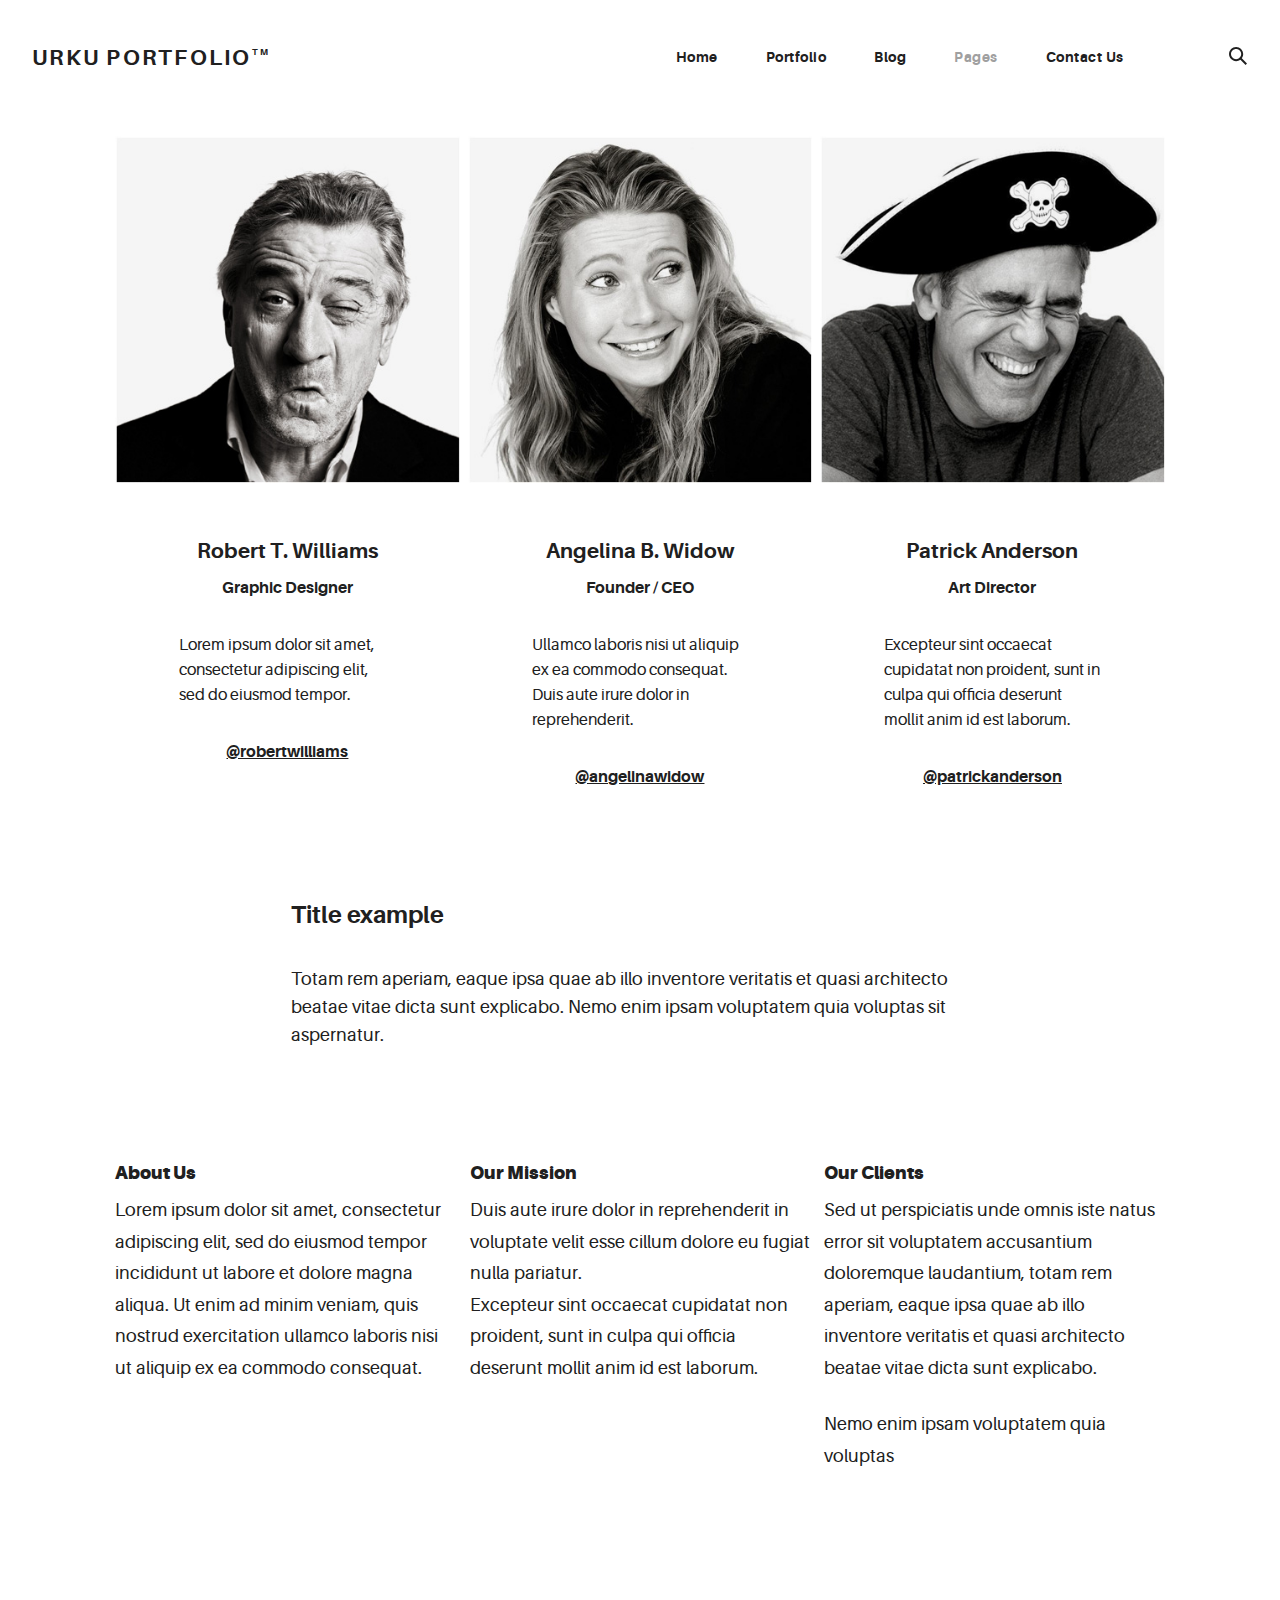
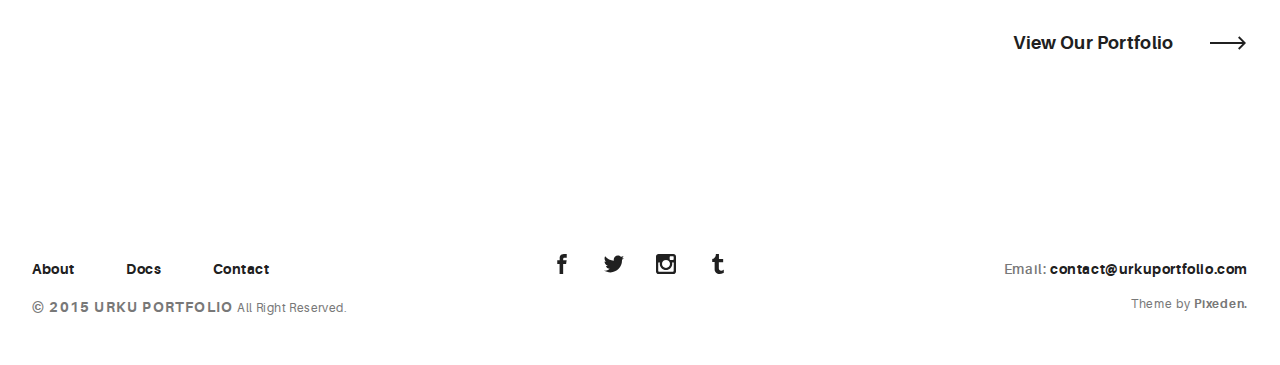
<file: about.html>
<!DOCTYPE html>
<html>
  <head>
    <meta name="viewport" content="width=device-width, initial-scale=1.0">
    <meta charset="UTF-8">
    <title>Urku Portfolio :: Pixeden</title>
    <link rel="icon" type="image/svg+xml" href="assets/img/urku-ico.svg">
    <link rel="stylesheet" href="assets/css/aurora-pack.min.css">
    <link rel="stylesheet" href="assets/css/aurora-theme-base.min.css">
    <link rel="stylesheet" href="assets/css/urku.css">
  </head>
  <body class="top-fixed">
    <header class="ae-container-fluid ae-container-fluid--full rk-header ">
      <input type="checkbox" id="mobile-menu" class="rk-mobile-menu">
      <label for="mobile-menu">
        <svg>
          <use xlink:href="assets/img/symbols.svg#bar"></use>
        </svg>
        <svg>
          <use xlink:href="assets/img/symbols.svg#bar"></use>
        </svg>
        <svg>
          <use xlink:href="assets/img/symbols.svg#bar"></use>
        </svg>
      </label>
      <div class="ae-container-fluid rk-topbar">
        <h1 class="rk-logo"><a href="index.html">urku portfolio<sup>tm</sup></a></h1>
        <nav class="rk-navigation">
          <ul class="rk-menu">
            <li class="rk-menu__item"><a href="index.html" class="rk-menu__link">Home</a>
            </li>
            <li class="rk-menu__item"><a href="portfolio.html" class="rk-menu__link">Portfolio</a>
              <nav class="rk-menu__sub">
                <ul class="rk-container">
                  <li class="rk-menu__item"><a href="portfolio.html" class="rk-menu__link">Flex</a></li>
                  <li class="rk-menu__item"><a href="portfolio-alt.html" class="rk-menu__link">Switch</a></li>
                  <li class="rk-menu__item"><a href="portfolio-raw.html" class="rk-menu__link">Static</a></li>
                  <li class="rk-menu__item"><a href="portfolio-masonry.html" class="rk-menu__link">Masonry</a></li>
                </ul>
              </nav>
            </li>
            <li class="rk-menu__item"><a href="blog.html" class="rk-menu__link">Blog</a>
            </li>
            <li class="active rk-menu__item"><a href="#0" class="rk-menu__link">Pages</a>
              <nav class="rk-menu__sub">
                <ul class="rk-container">
                  <li class="rk-menu__item"><a href="about.html" class="rk-menu__link">About</a></li>
                  <li class="rk-menu__item"><a href="documentation.html" class="rk-menu__link">Documentation</a></li>
                  <li class="rk-menu__item"><a href="design-styles.html" class="rk-menu__link">Design Styles</a></li>
                </ul>
              </nav>
            </li>
            <li class="rk-menu__item"><a href="contact.html" class="rk-menu__link">Contact Us</a>
            </li>
          </ul>
          <form class="rk-search">
            <input type="text" placeholder="Search" id="urku-search" class="rk-search-field">
            <label for="urku-search">
              <svg>
                <use xlink:href="assets/img/symbols.svg#icon-search"></use>
              </svg>
            </label>
          </form>
        </nav>
      </div>
    </header>
    <div class="ae-container-fluid ae-container-fluid--inner rk-main">
      <div class="ae-grid au-xs-ta-center au-mb-4">
        <div class="ae-grid__item item-lg-4 ae-kappa au-mb-3"><img src="assets/img/team-1.jpg" alt="" class="au-mb-3">
          <h5 class="ae-u-bolder au-mt-2">Robert T. Williams</h5>
          <p class="ae-u-bolder au-mb-3">Graphic Designer</p>
          <p class="au-lg-ta-left au-mb-3 au-pl-4 au-pr-4">Lorem ipsum dolor sit amet, consectetur adipiscing elit, sed do eiusmod tempor.</p><a href="#0" class="ae-u-bolder au-underline">@robertwilliams</a>
        </div>
        <div class="ae-grid__item item-lg-4 ae-kappa au-mb-3"><img src="assets/img/team-2.jpg" alt="" class="au-mb-3">
          <h5 class="ae-u-bolder au-mt-2">Angelina B. Widow</h5>
          <p class="ae-u-bolder au-mb-3">Founder / CEO</p>
          <p class="au-lg-ta-left au-mb-3 au-pl-4 au-pr-4">Ullamco laboris nisi ut aliquip ex ea commodo consequat. Duis aute irure dolor in reprehenderit.</p><a href="#0" class="ae-u-bolder au-underline">@angelinawidow</a>
        </div>
        <div class="ae-grid__item item-lg-4 ae-kappa au-mb-3"><img src="assets/img/team-3.jpg" alt="" class="au-mb-3">
          <h5 class="ae-u-bolder au-mt-2">Patrick Anderson</h5>
          <p class="ae-u-bolder au-mb-3">Art Director</p>
          <p class="au-lg-ta-left au-mb-3 au-pl-4 au-pr-4">Excepteur sint occaecat cupidatat non proident, sunt in culpa qui officia deserunt mollit anim id est laborum.</p><a href="#0" class="ae-u-bolder au-underline">@patrickanderson</a>
        </div>
      </div>
      <div class="ae-grid au-pt-2">
        <div class="ae-grid__item item-lg-8 item-lg--offset-2">
          <h4 class="ae-u-bolder">Title example</h4>
          <p>Totam rem aperiam, eaque ipsa quae ab illo inventore veritatis et quasi architecto beatae vitae dicta sunt explicabo. Nemo enim ipsam voluptatem quia voluptas sit aspernatur.</p>
        </div>
      </div>
      <div class="ae-grid ae-grid--alt au-xs-ptp-1">
        <div class="ae-grid__item--alt item-lg-4">
          <h6 class="ae-u-boldest">About Us</h6>
          <p class="au-lh-3">Lorem ipsum dolor sit amet, consectetur adipiscing elit, sed do eiusmod tempor incididunt ut labore et dolore magna aliqua. Ut enim ad minim veniam, quis nostrud exercitation ullamco laboris nisi ut aliquip ex ea commodo consequat. </p>
        </div>
        <div class="ae-grid__item--alt item-lg-4">
          <h6 class="ae-u-boldest">Our Mission</h6>
          <p class="au-lh-3">Duis aute irure dolor in reprehenderit in voluptate velit esse cillum dolore eu fugiat nulla pariatur. <br>Excepteur sint occaecat cupidatat non proident, sunt in culpa qui officia deserunt mollit anim id est laborum.</p>
        </div>
        <div class="ae-grid__item--alt item-lg-4">
          <h6 class="ae-u-boldest">Our Clients</h6>
          <p class="au-lh-3">Sed ut perspiciatis unde omnis iste natus error sit voluptatem accusantium doloremque laudantium, totam rem aperiam, eaque ipsa quae ab illo inventore veritatis et quasi architecto beatae vitae dicta sunt explicabo. </p>
          <p class="au-lh-3">Nemo enim ipsam voluptatem quia voluptas</p>
        </div>
      </div>
      <p class="au-flex au-pt-4 group-buttons"><a href="portfolio.html" class="au-mt-4 arrow-button arrow-button--right arrow-button--out">View Our Portfolio<span class="arrow-cont">
            <svg>
              <use xlink:href="assets/img/symbols.svg#arrow"></use>
            </svg></span></a></p>
    </div>
    <footer class="ae-container-fluid rk-footer ">
      <div class="ae-grid ae-grid--collapse">
        <div class="ae-grid__item item-lg-4 au-xs-ta-center au-lg-ta-left">
          <ul class="rk-menu rk-footer-menu">
            <li class="rk-menu__item"><a href="about.html" class="rk-menu__link">About</a>
            </li>
            <li class="rk-menu__item"><a href="documentation.html" class="rk-menu__link">Docs</a>
            </li>
            <li class="rk-menu__item"><a href="contact.html" class="rk-menu__link">Contact</a>
            </li>
          </ul>
          <p class="rk-footer__text rk-footer__copy "> <span class="ae-u-bold">© </span><span class="ae-u-bolder">2015 URKU PORTFOLIO </span>All Right Reserved.</p>
        </div>
        <div class="ae-grid__item item-lg-4 au-xs-ta-center"><a href="#0" class="rk-social-btn ">
            <svg>
              <use xlink:href="assets/img/symbols.svg#icon-facebook"></use>
            </svg></a><a href="#0" class="rk-social-btn ">
            <svg>
              <use xlink:href="assets/img/symbols.svg#icon-twitter"></use>
            </svg></a><a href="#0" class="rk-social-btn ">
            <svg>
              <use xlink:href="assets/img/symbols.svg#icon-pinterest"></use>
            </svg></a><a href="#0" class="rk-social-btn ">
            <svg>
              <use xlink:href="assets/img/symbols.svg#icon-tumblr"></use>
            </svg></a></div>
        <div class="ae-grid__item item-lg-4 au-xs-ta-center au-lg-ta-right">
          <p class="rk-footer__text rk-footer__contact "> <span class="ae-u-bold">Email: </span><span class="ae-u-bolder"> <a href="#0" class="rk-dark-color ">contact@urkuportfolio.com </a></span></p>
          <p class="rk-footer__text rk-footer__by">Theme by <a href="http://pixeden.com" class="ae-u-bolder">Pixeden.</a></p>
        </div>
      </div>
    </footer>
    <script src="assets/js/svg4everybody.min.js"></script>
    <script>svg4everybody();</script>
  </body>
</html>
</file>
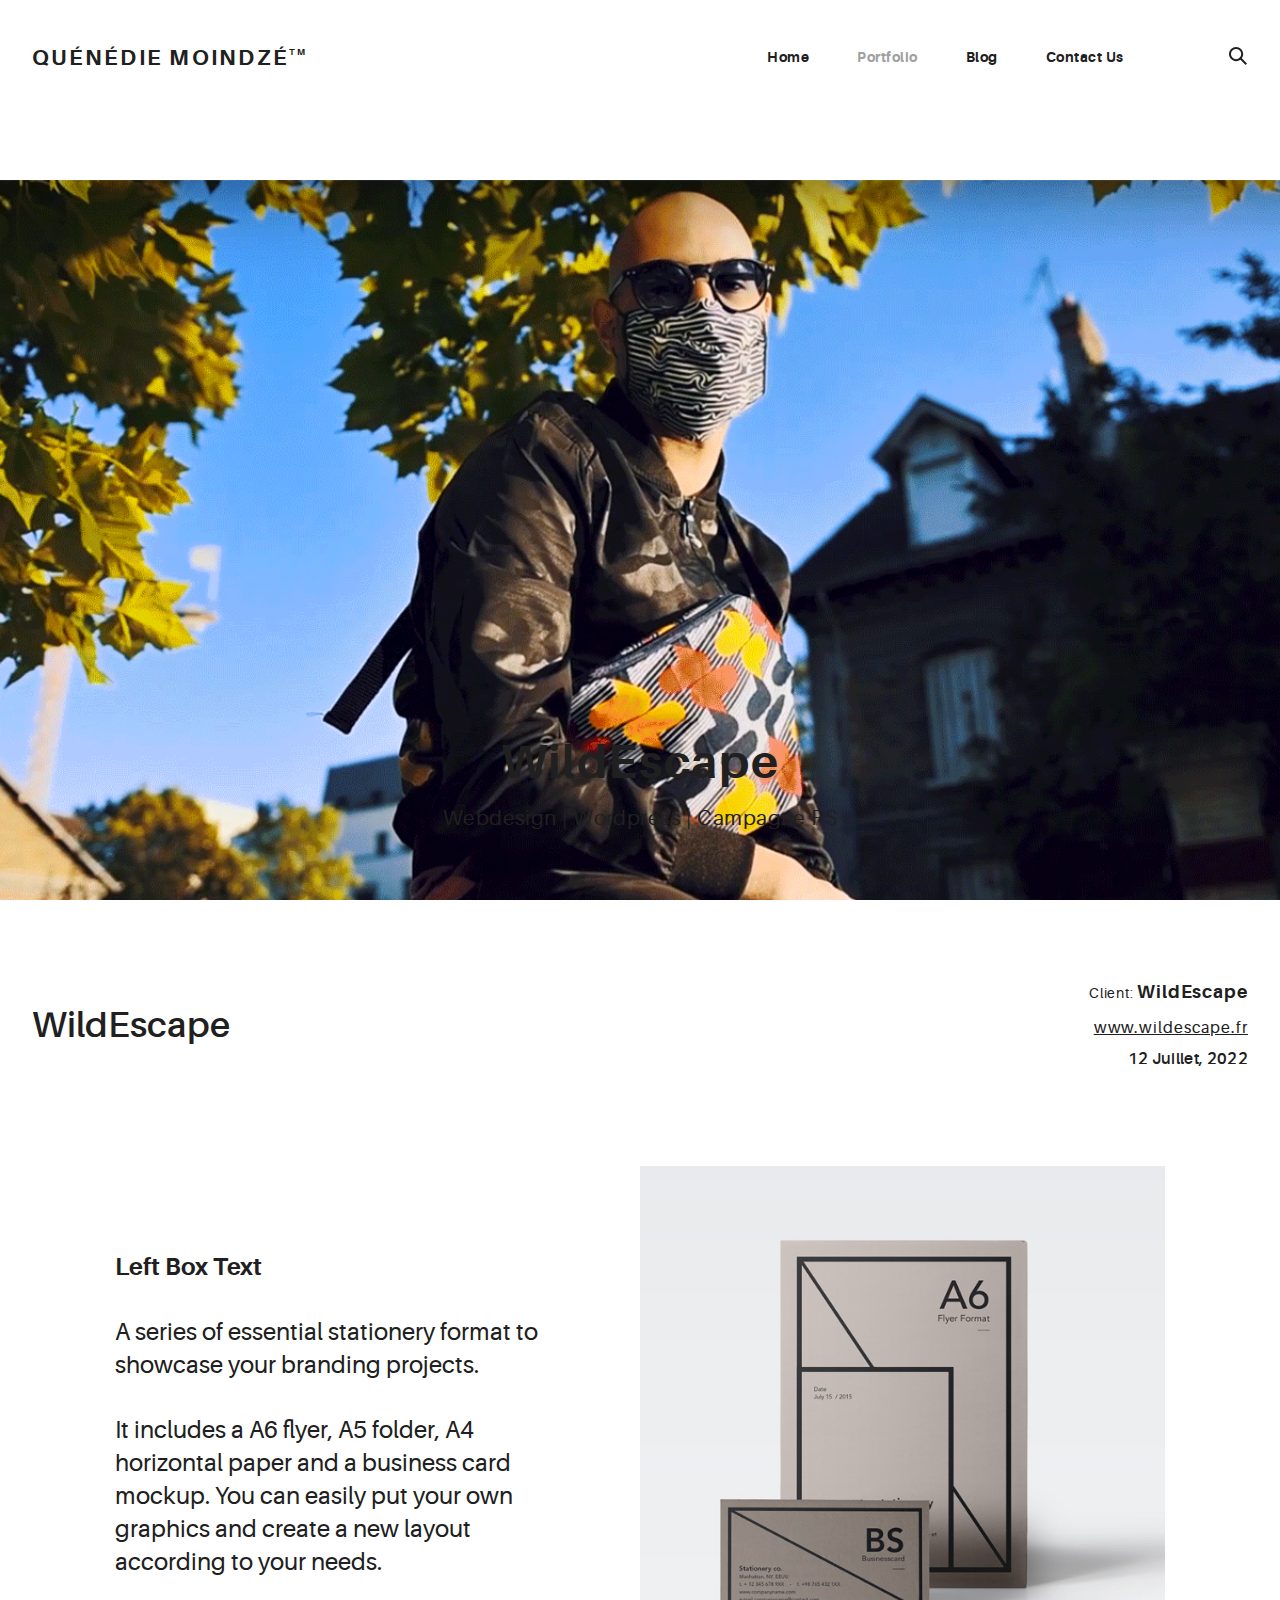
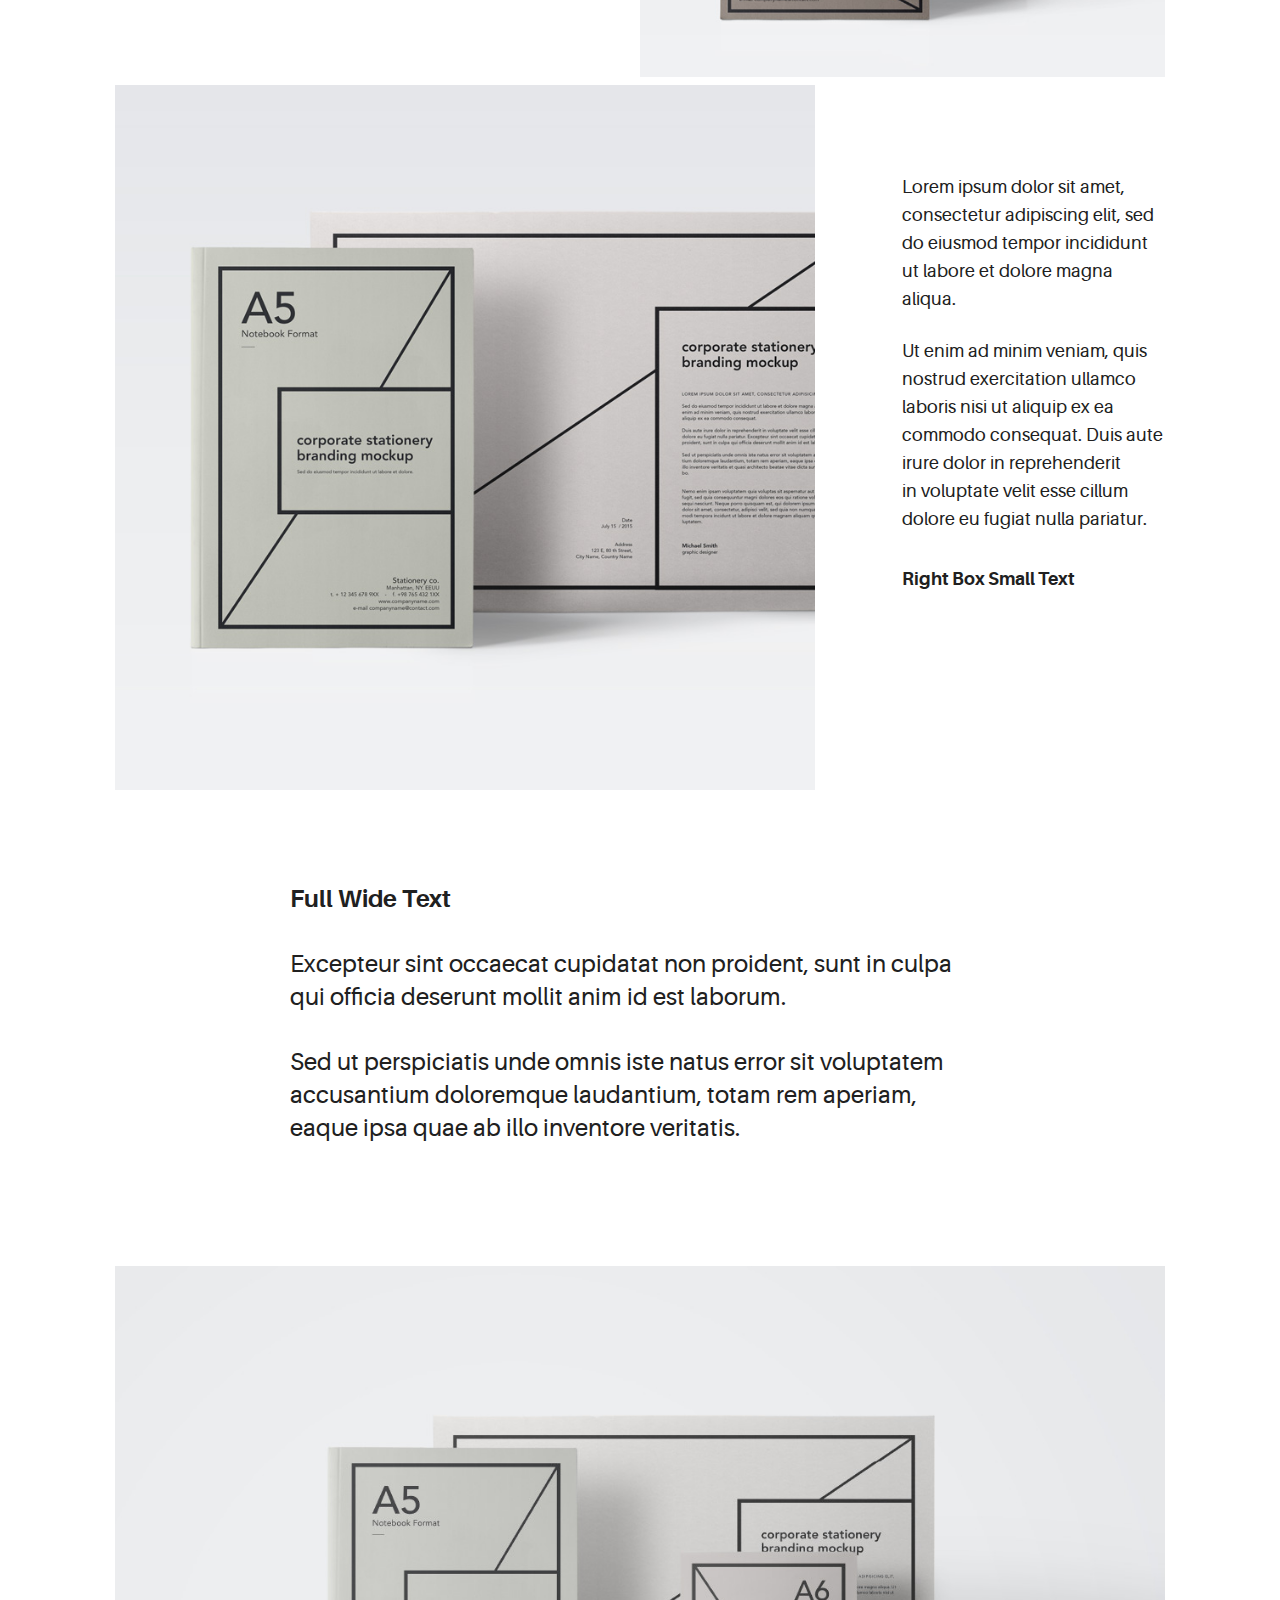
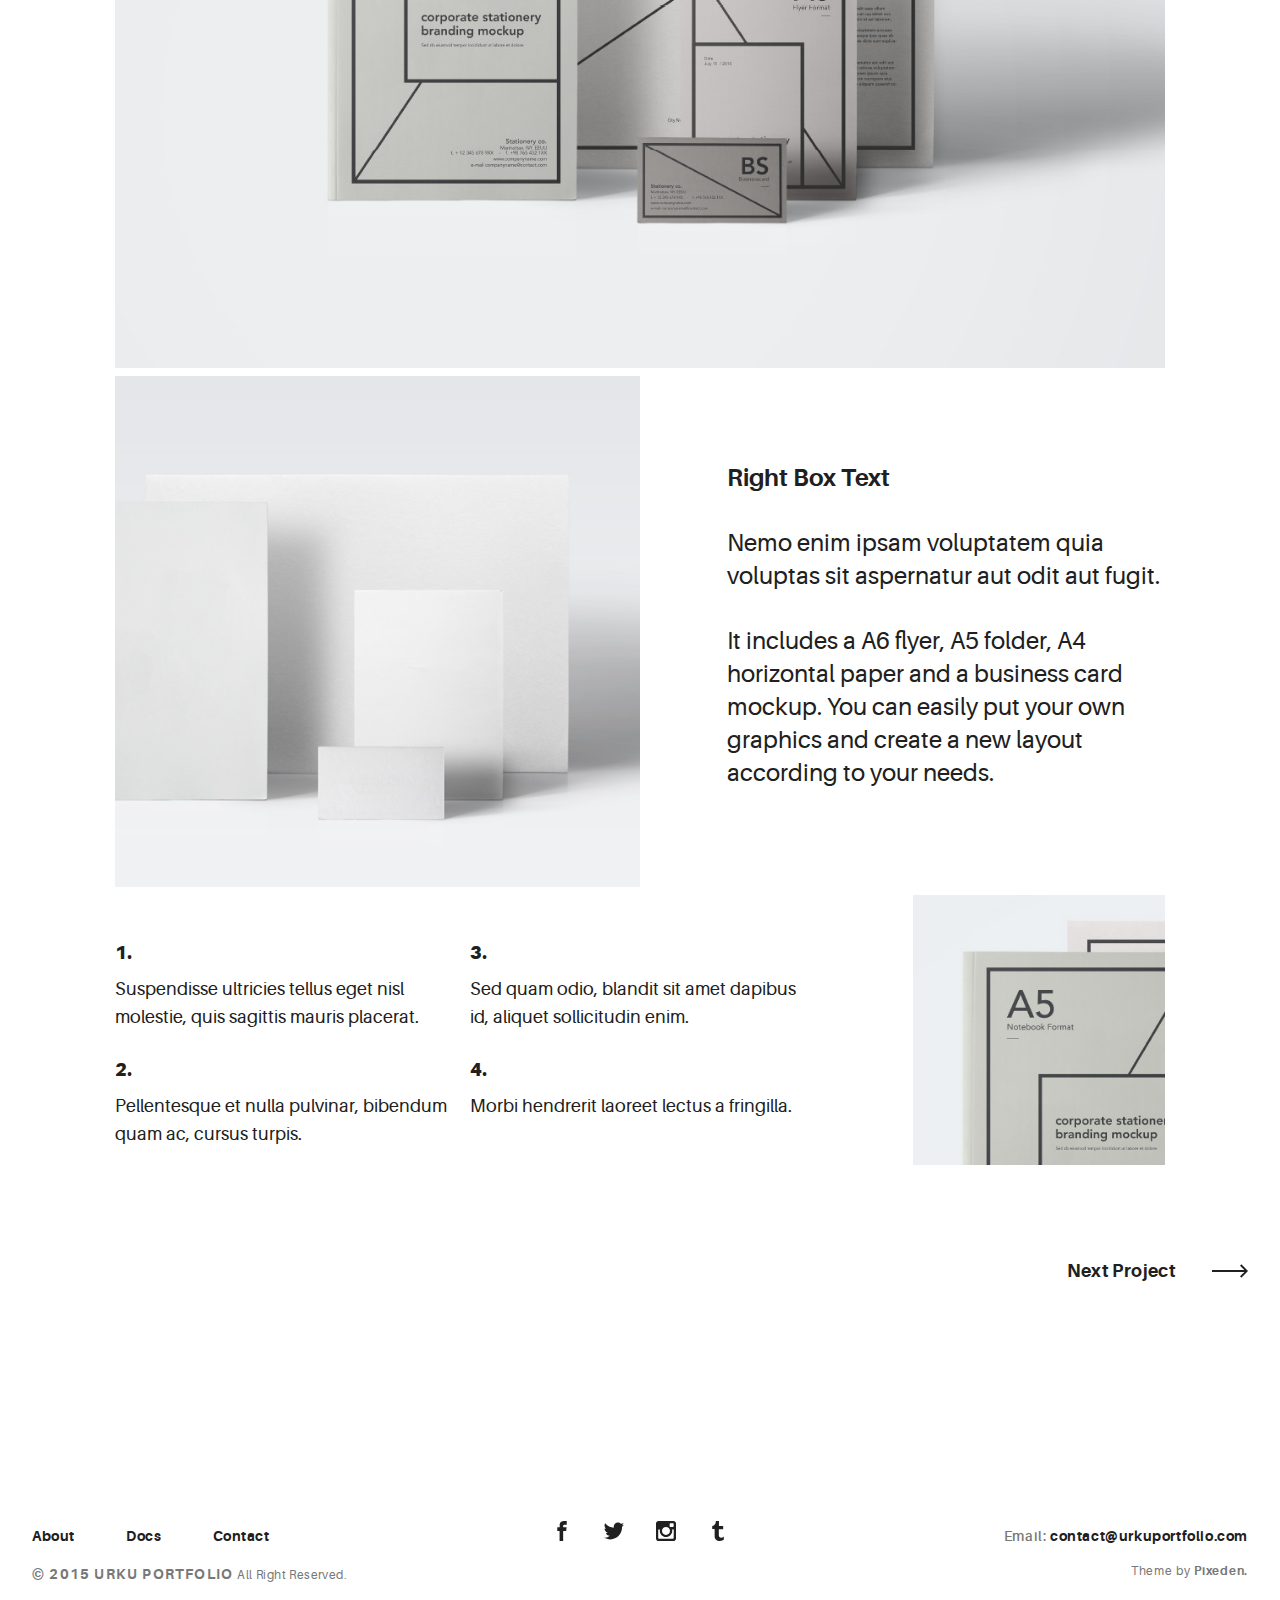
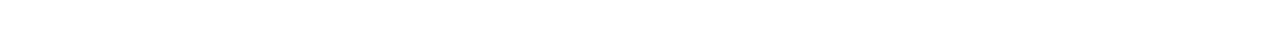
<file: billeterieNeopse.html>
<!DOCTYPE html>
<html lang="fr">
  <head>
    <meta name="viewport" content="width=device-width, initial-scale=1.0">
    <meta charset="UTF-8">
    <title>Quénédie Moindzé : Wildescape</title>
    <link rel="icon" type="image/svg+xml" href="assets/img/urku-ico.svg">
    <link rel="stylesheet" href="assets/css/aurora-pack.min.css">
    <link rel="stylesheet" href="assets/css/aurora-theme-base.min.css">
    <link rel="stylesheet" href="assets/css/urku.css">
  </head>
  <body class="top-fixed">
    <header class="ae-container-fluid ae-container-fluid--full rk-header ">
      <input type="checkbox" id="mobile-menu" class="rk-mobile-menu">
      <label for="mobile-menu">
        <svg>
          <use xlink:href="assets/img/symbols.svg#bar"></use>
        </svg>
        <svg>
          <use xlink:href="assets/img/symbols.svg#bar"></use>
        </svg>
        <svg>
          <use xlink:href="assets/img/symbols.svg#bar"></use>
        </svg>
      </label>
      <div class="ae-container-fluid rk-topbar">
        <h1 class="rk-logo"><a href="index.html">Quénédie Moindzé<sup>tm</sup></a></h1>
        <nav class="rk-navigation">
          <ul class="rk-menu">
            <li class="rk-menu__item"><a href="index.html" class="rk-menu__link">Home</a>
            </li>
            <li class="active rk-menu__item"><a href="portfolio.html" class="rk-menu__link">Portfolio</a>
            </li>
            <li class="rk-menu__item"><a href="blog.html" class="rk-menu__link">Blog</a>
            </li>
            <li class="rk-menu__item"><a href="contact.html" class="rk-menu__link">Contact Us</a>
            </li>
          </ul>
          <form class="rk-search">
            <input type="text" placeholder="Search" id="urku-search" class="rk-search-field">
            <label for="urku-search">
              <svg>
                <use xlink:href="assets/img/symbols.svg#icon-search"></use>
              </svg>
            </label>
          </form>
        </nav>
      </div>
    </header>
    <section class="ae-container-fluid ae-container-fluid--full">
      <header class="rk-portfolio-cover  item-inside-1">
        <div class="item-inside__meta">
          <h1 class="ae-u-bolder rk-portfolio-title ">WildEscape</h1>
          <p class="ae-theta rk-portfolio-category ">Webdesign  | Wordpress | Campagne RS</p>
        </div>
      </header>
      <div class="ae-container-fluid">
        <div class="ae-grid ae-grid--collapse rk-portfolio-info ">
          <div class="ae-grid__item item-lg-8 item-sm--center au-xs-ta-center au-lg-ta-left">
            <h2 class="rk-portfolio-inner-title ">WildEscape</h2>
          </div>
          <div class="ae-grid__item item-lg-4 au-xs-ta-center au-lg-ta-right rk-portfolio-details">
            <p class="rk-portfolio-inner-client "><span class="ae-lambda">Client: </span><span class="ae-u-bolder">WildEscape</span></p>
            <p class="au-underline rk-portfolio-inner-website "><a href="http://www.wildescape.fr" class="ae-kappa">www.wildescape.fr</a></p>
            <p class="ae-kappa ae-u-bold rk-portfolio-inner-date ">12 Juillet, 2022</p>
          </div>
        </div>
      </div>
      <div class="ae-container-fluid ae-container-fluid--inner rk-portfolio--inner">
        <div class="ae-grid ae-grid--collapse au-xs-ptp-1">
          <div class="ae-grid__item item-lg-5 au-lg-ptp-1">
            <h4 class="ae-u-bolder">Left Box Text</h4>
            <p class="ae-eta">A series of essential stationery format to showcase your branding projects. </p>
            <p class="ae-eta">It includes a A6 flyer, A5 folder, A4 horizontal paper and a business card mockup. You can easily put your own graphics and create a new layout according to your needs.</p>
          </div>
          <div class="ae-grid__item item-lg-6 item-lg--offset-1"><img src="assets/img/inner-1.jpg" alt="Urku Portfolio"></div>
        </div>
        <div class="ae-grid ae-grid--collapse">
          <div class="ae-grid__item item-lg-8"><img src="assets/img/inner-2.jpg" alt="Urku Portfolio"></div>
          <div class="ae-grid__item item-lg-3 item-lg--offset-1 au-lg-ptp-1">
            <p>Lorem ipsum dolor sit amet, consectetur adipiscing elit, sed do eiusmod tempor incididunt ut labore et dolore magna aliqua. </p>
            <p class="au-mb-3">Ut enim ad minim veniam, quis nostrud exercitation ullamco laboris nisi ut aliquip ex ea commodo consequat. Duis aute irure dolor in reprehenderit <br>in voluptate velit esse cillum dolore eu fugiat nulla pariatur. </p>
            <p class="ae-u-bolder">Right Box Small Text</p>
          </div>
        </div>
        <div class="ae-grid ae-grid--collapse au-xs-ptp-1 au-xs-pbp-1">
          <div class="ae-grid__item item-lg-8 item-lg--offset-2">
            <h4 class="ae-u-bolder">Full Wide Text</h4>
            <p class="ae-eta">Excepteur sint occaecat cupidatat non proident, sunt in culpa qui officia deserunt mollit anim id est laborum.</p>
            <p class="ae-eta">Sed ut perspiciatis unde omnis iste natus error sit voluptatem accusantium doloremque laudantium, totam rem aperiam, eaque ipsa quae ab illo inventore veritatis.</p>
          </div>
        </div>
        <div class="ae-grid ae-grid--collapse">
          <div class="ae-grid__item item-lg--auto"><img src="assets/img/project-1.jpg" alt="Urku Portfolio"></div>
        </div>
        <div class="ae-grid ae-grid--collapse">
          <div class="ae-grid__item item-lg-6"><img src="assets/img/inner-3.jpg" alt="Urku Portfolio"></div>
          <div class="ae-grid__item item-lg-5 item-lg--offset-1 au-lg-ptp-1">
            <h4 class="ae-u-bolder">Right Box Text</h4>
            <p class="ae-eta">Nemo enim ipsam voluptatem quia voluptas sit aspernatur aut odit aut fugit.</p>
            <p class="ae-eta">It includes a A6 flyer, A5 folder, A4 horizontal paper and a business card mockup. You can easily put your own graphics and create a new layout according to your needs.</p>
          </div>
        </div>
        <div class="ae-grid--alt test">
          <div class="ae-grid__item--alt item-sm--auto item-sm--offset-1 item-lg--offset-0 item-sm--end item-sm--bottom">
            <div class="ae-grid ae-grid--alt8 au-xs-ta-center au-sm-ta-left">
              <div class="ae-grid__item--alt8 item-lg-6"><span class="ae-u-boldest">1.</span>
                <p class="au-mt-1">Suspendisse ultricies tellus eget nisl molestie, quis sagittis mauris placerat.</p><span class="ae-u-boldest">2.</span>
                <p class="au-mt-1">Pellentesque et nulla pulvinar, bibendum quam ac, cursus turpis.</p>
              </div>
              <div class="ae-grid__item--alt8 item-lg-6"><span class="ae-u-boldest">3.</span>
                <p class="au-mt-1">Sed quam odio, blandit sit amet dapibus id, aliquet sollicitudin enim. </p><span class="ae-u-boldest">4.</span>
                <p class="au-mt-1">Morbi hendrerit laoreet lectus a fringilla.</p>
              </div>
            </div>
          </div>
          <div class="ae-grid__item--alt item-sm--auto item-lg-3 item-lg--offset-1 item-lg--end"><img src="assets/img/inner-4.jpg" alt="Urku Portfolio"></div>
        </div>
      </div>
      <div class="ae-container-fluid au-pt-4 au-pb-4">
        <div class="group-buttons"><a href="#0" class="au-mt-2 arrow-button arrow-button--right">Next Project<span class="arrow-cont">
              <svg>
                <use xlink:href="assets/img/symbols.svg#arrow"></use>
              </svg></span></a></div>
      </div>
    </section>
    <footer class="ae-container-fluid rk-footer ">
      <div class="ae-grid ae-grid--collapse">
        <div class="ae-grid__item item-lg-4 au-xs-ta-center au-lg-ta-left">
          <ul class="rk-menu rk-footer-menu">
            <li class="rk-menu__item"><a href="about.html" class="rk-menu__link">About</a>
            </li>
            <li class="rk-menu__item"><a href="documentation.html" class="rk-menu__link">Docs</a>
            </li>
            <li class="rk-menu__item"><a href="contact.html" class="rk-menu__link">Contact</a>
            </li>
          </ul>
          <p class="rk-footer__text rk-footer__copy "> <span class="ae-u-bold">© </span><span class="ae-u-bolder">2015 URKU PORTFOLIO </span>All Right Reserved.</p>
        </div>
        <div class="ae-grid__item item-lg-4 au-xs-ta-center"><a href="#0" class="rk-social-btn ">
            <svg>
              <use xlink:href="assets/img/symbols.svg#icon-facebook"></use>
            </svg></a><a href="#0" class="rk-social-btn ">
            <svg>
              <use xlink:href="assets/img/symbols.svg#icon-twitter"></use>
            </svg></a><a href="#0" class="rk-social-btn ">
            <svg>
              <use xlink:href="assets/img/symbols.svg#icon-pinterest"></use>
            </svg></a><a href="#0" class="rk-social-btn ">
            <svg>
              <use xlink:href="assets/img/symbols.svg#icon-tumblr"></use>
            </svg></a></div>
        <div class="ae-grid__item item-lg-4 au-xs-ta-center au-lg-ta-right">
          <p class="rk-footer__text rk-footer__contact "> <span class="ae-u-bold">Email: </span><span class="ae-u-bolder"> <a href="#0" class="rk-dark-color ">contact@urkuportfolio.com </a></span></p>
          <p class="rk-footer__text rk-footer__by">Theme by <a href="http://pixeden.com" class="ae-u-bolder">Pixeden.</a></p>
        </div>
      </div>
    </footer>
    <script src="assets/js/svg4everybody.min.js"></script>
    <script>svg4everybody();</script>
  </body>
</html>
</file>
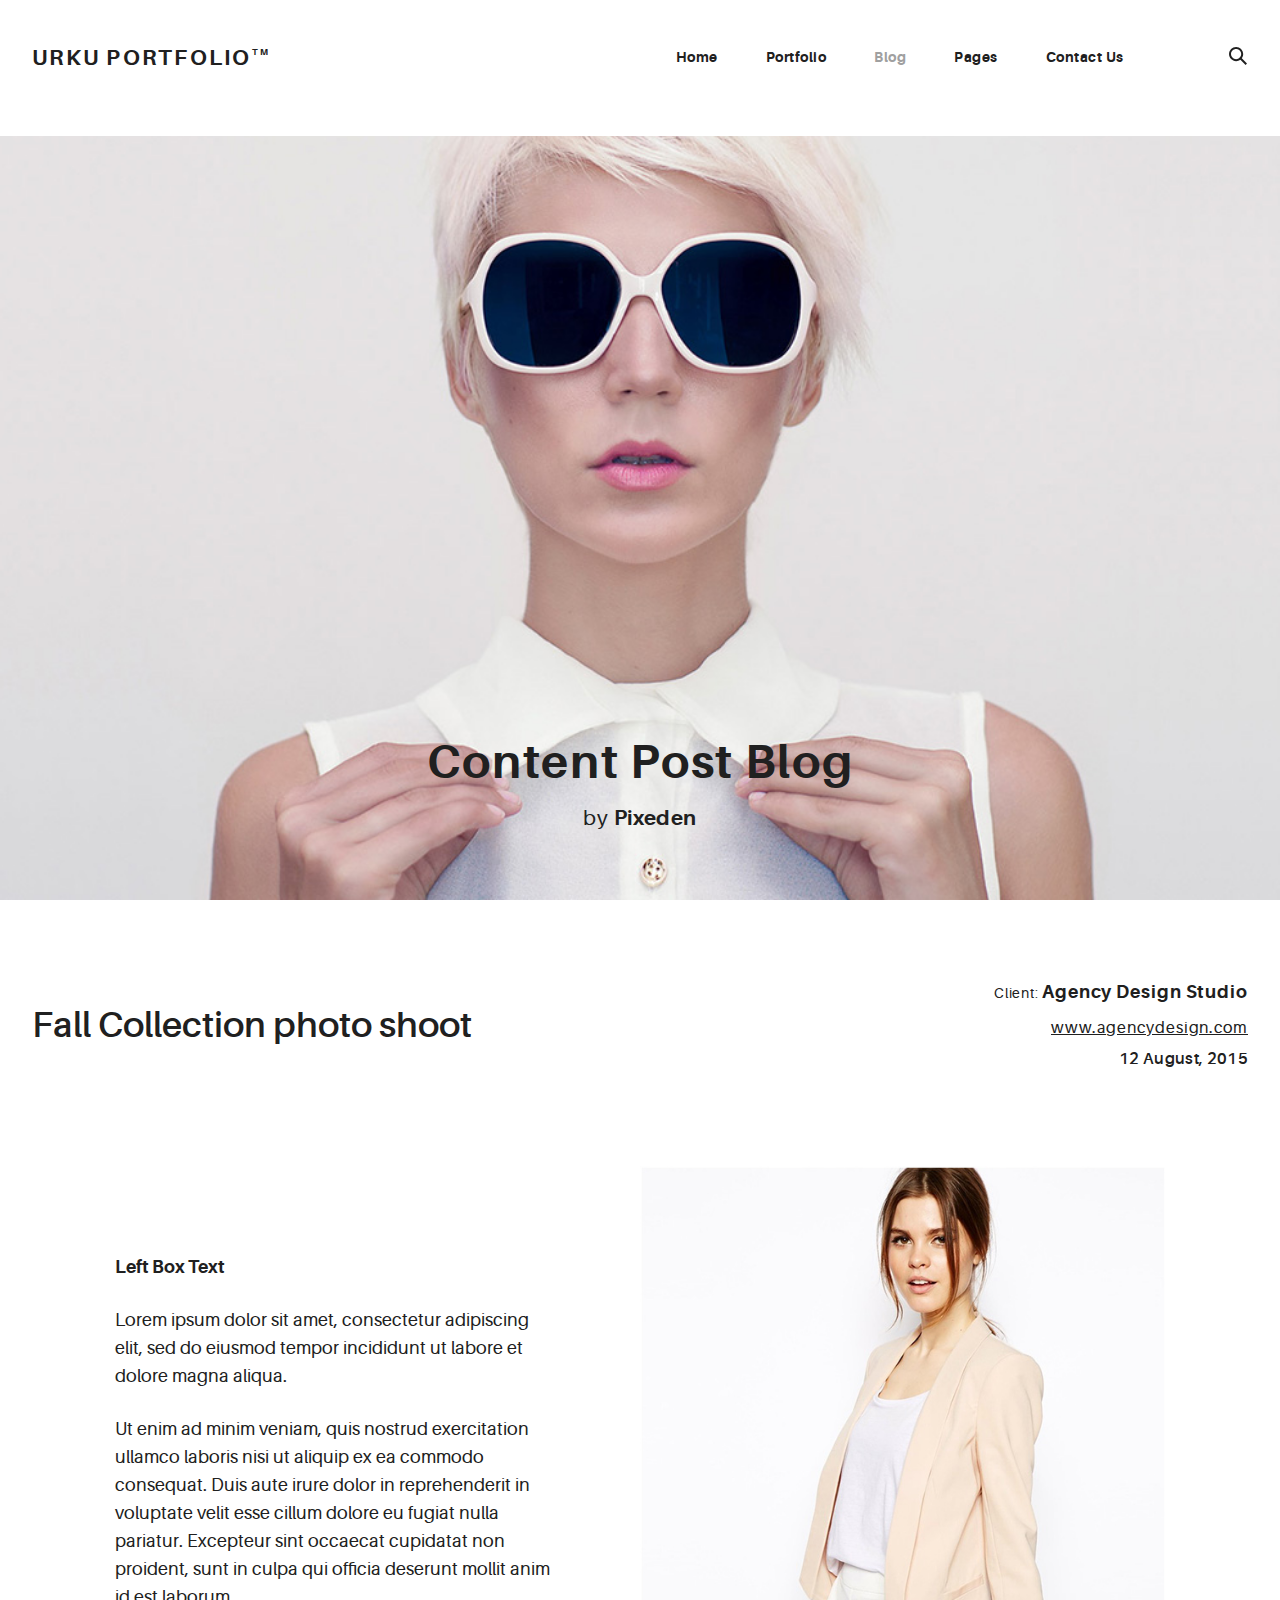
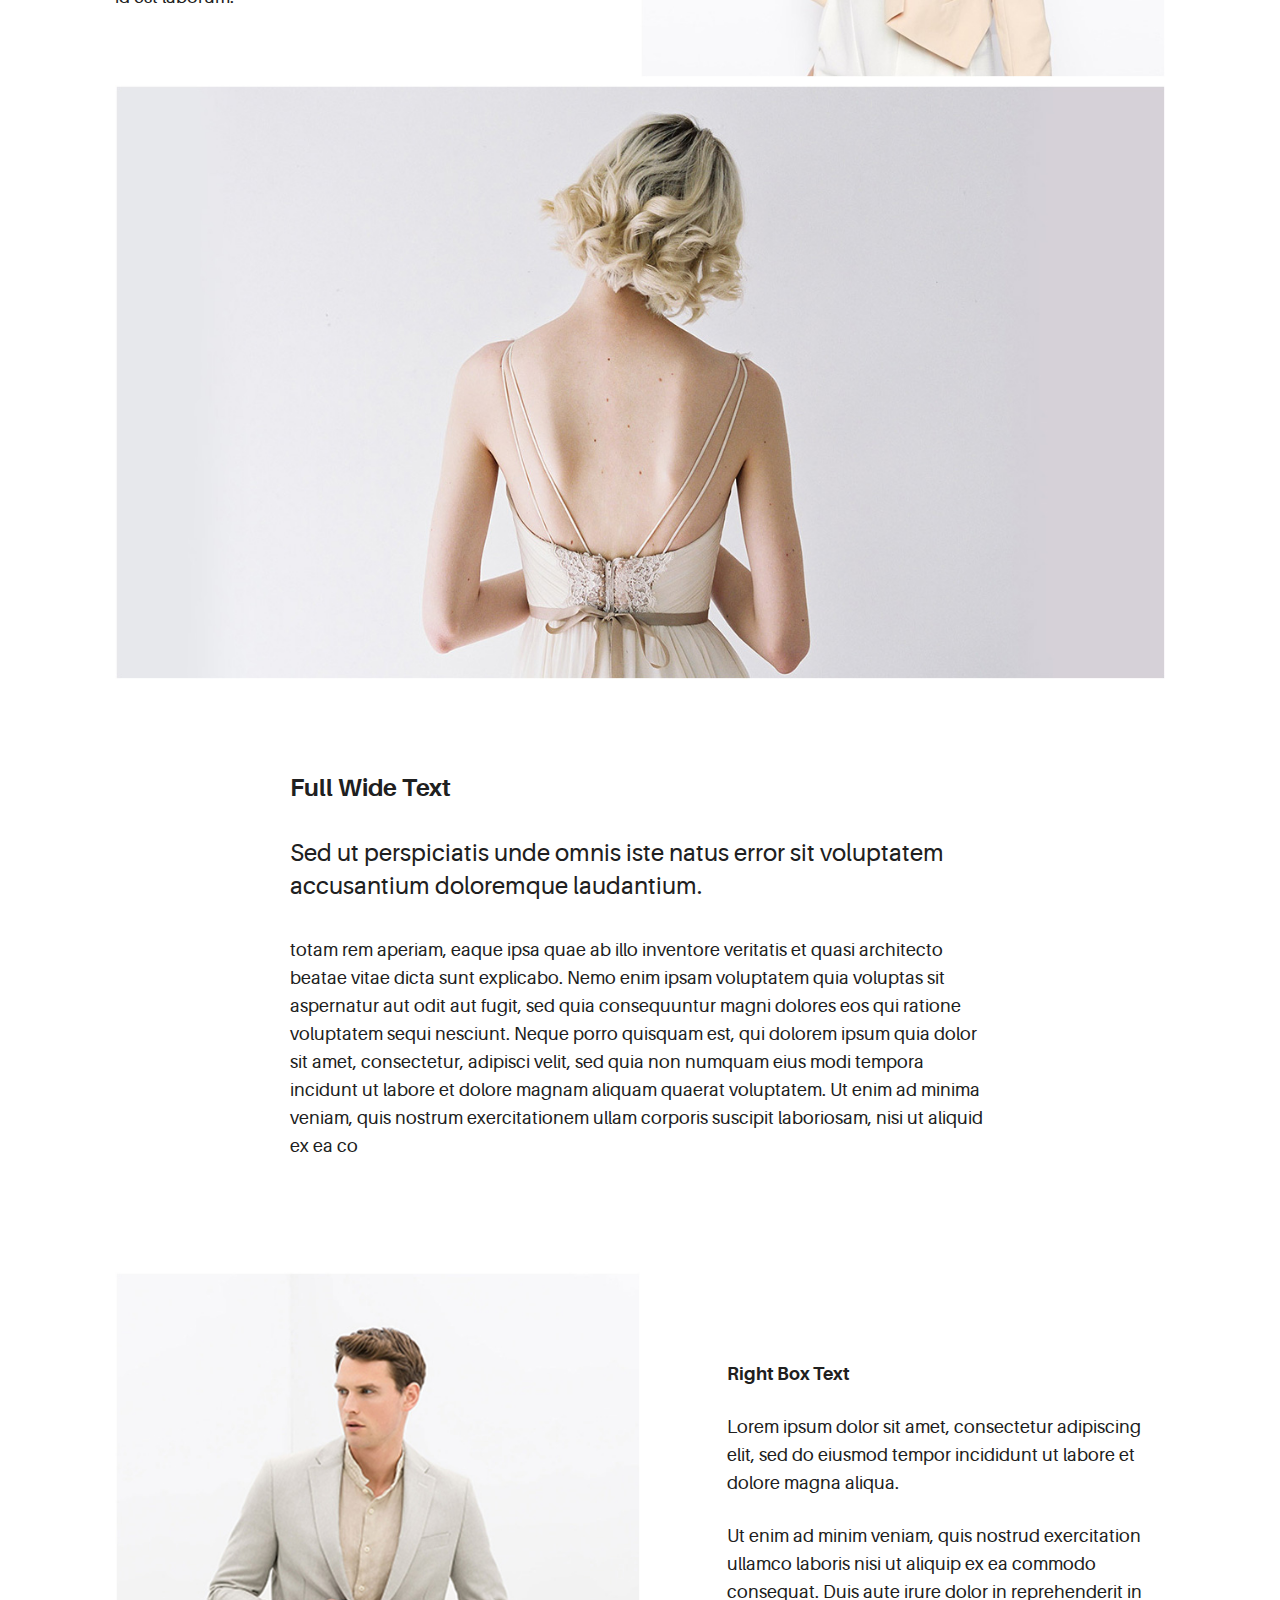
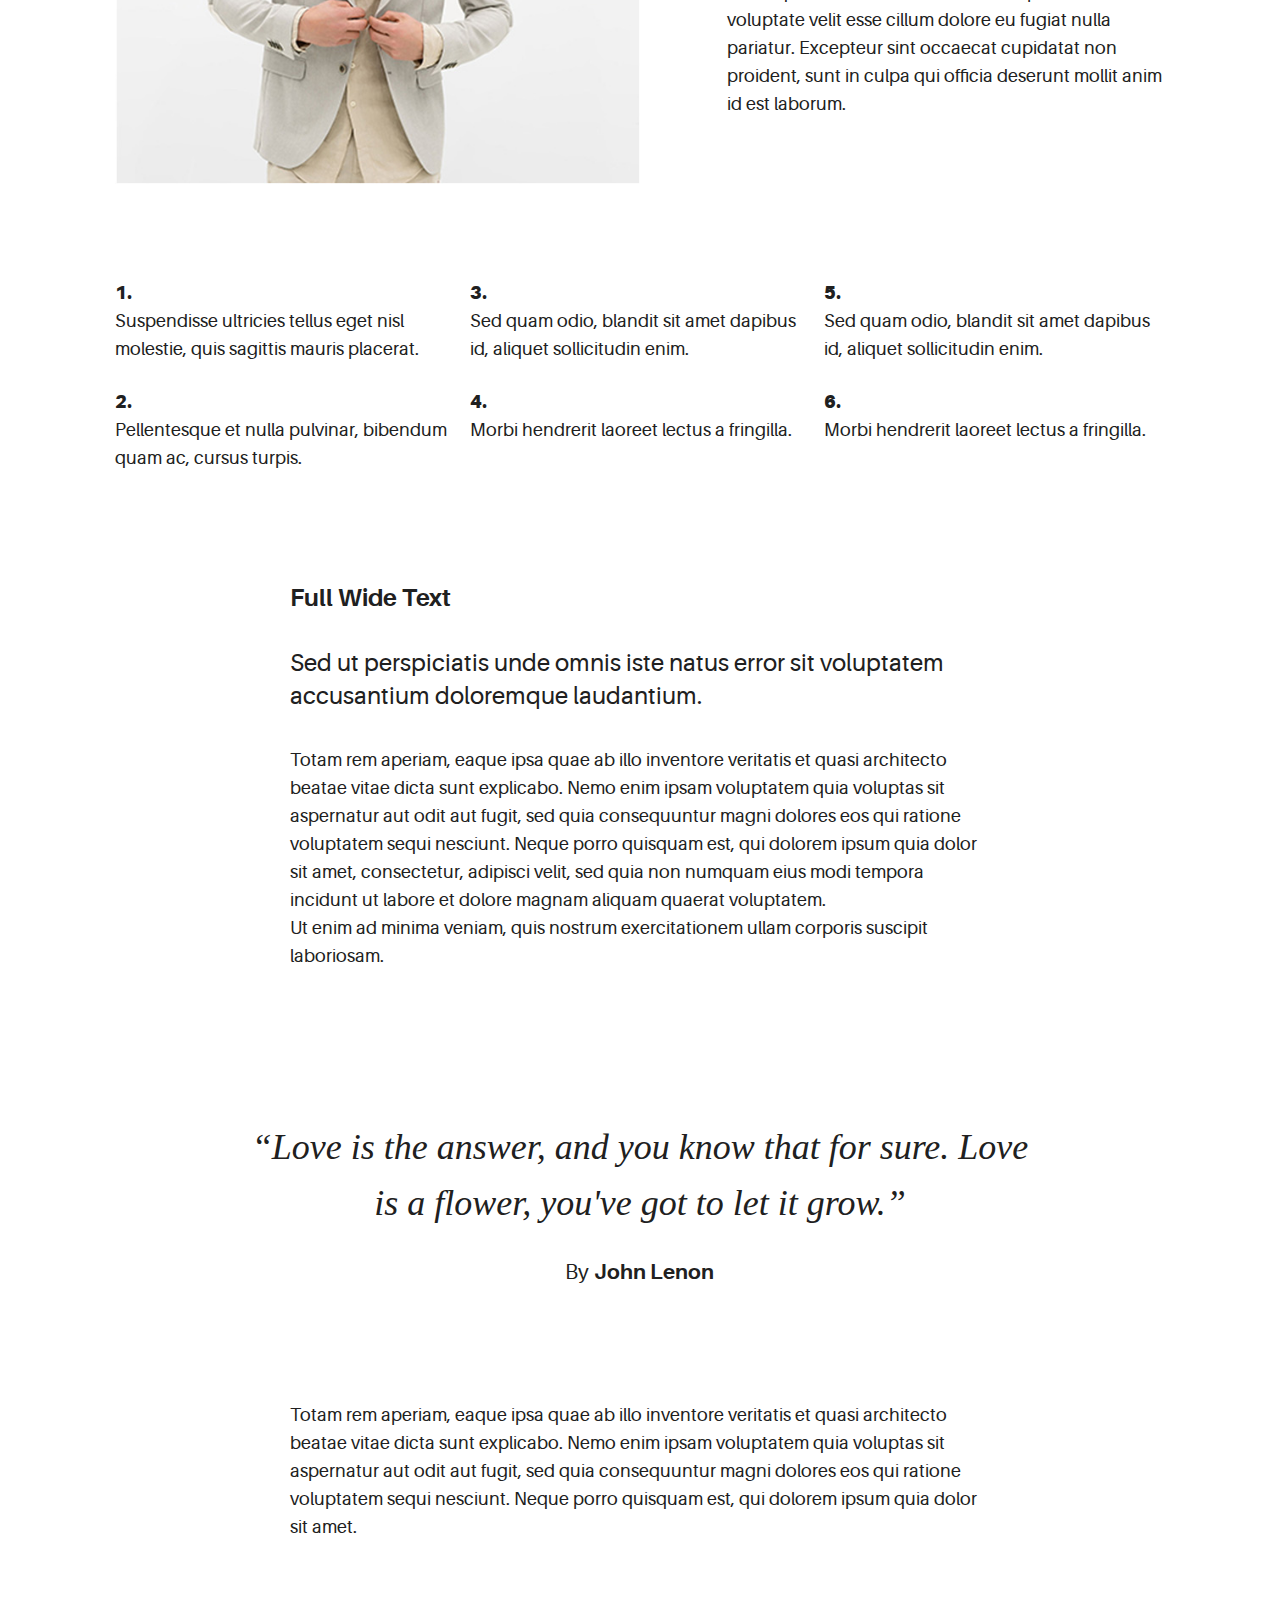
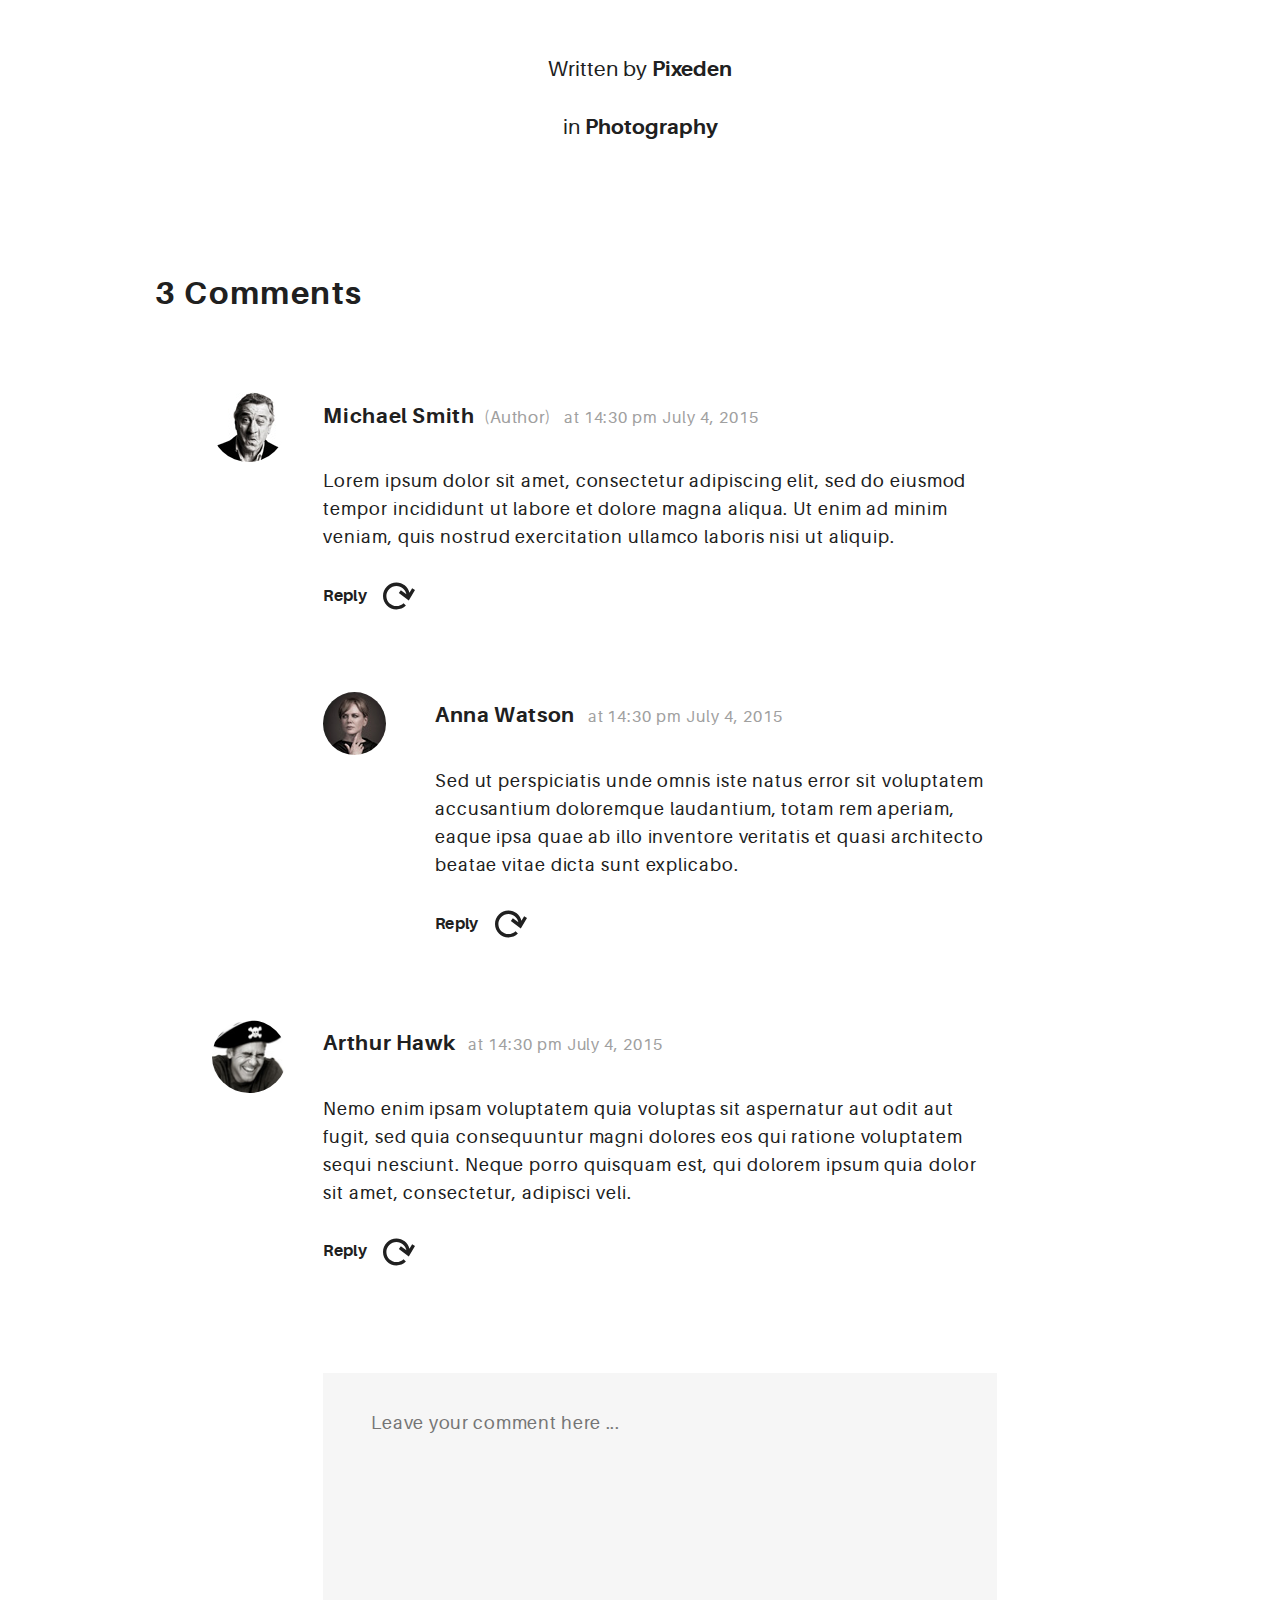
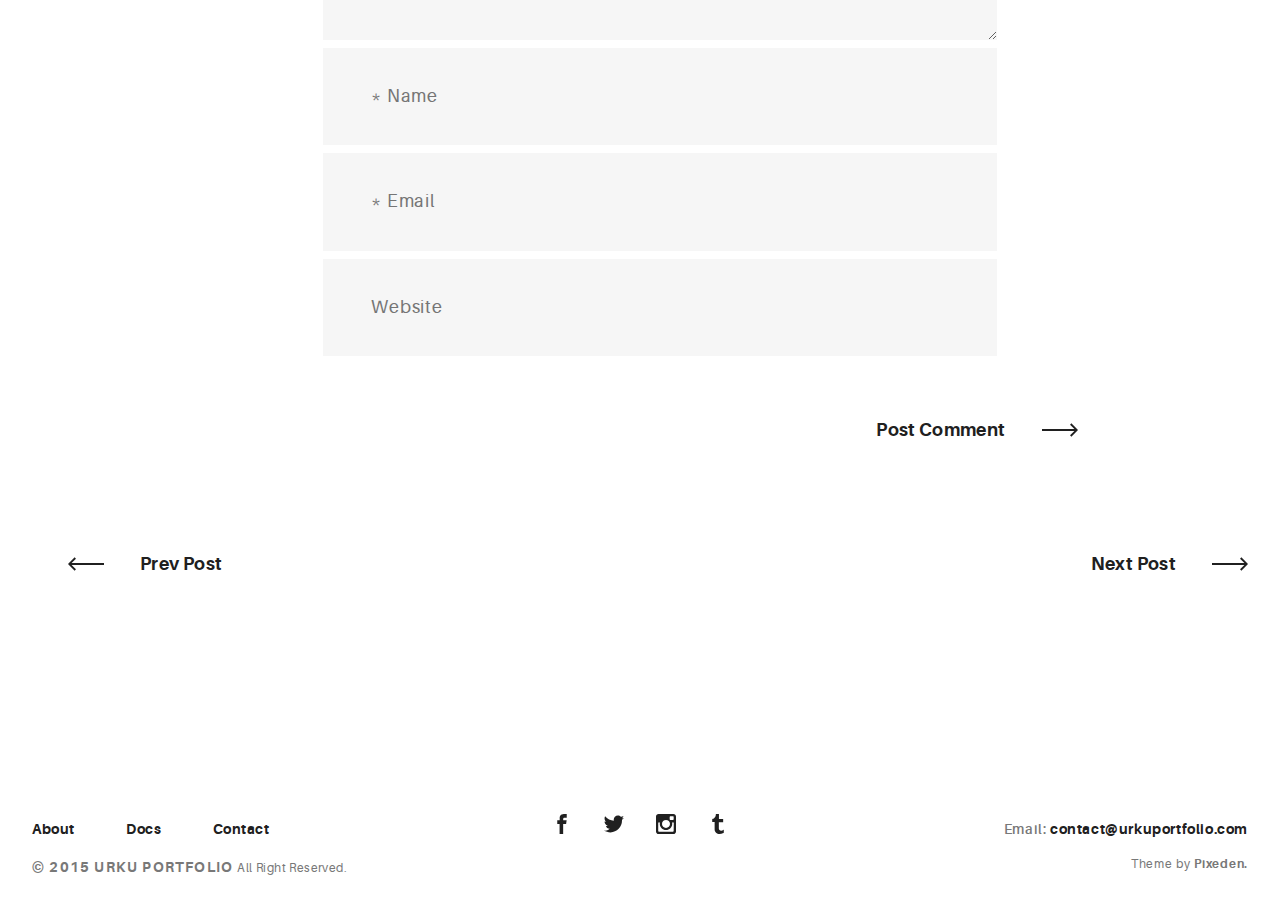
<file: blog-post.html>
<!DOCTYPE html>
<html>
  <head>
    <meta name="viewport" content="width=device-width, initial-scale=1.0">
    <meta charset="UTF-8">
    <title>Urku Portfolio :: Pixeden</title>
    <link rel="icon" type="image/svg+xml" href="assets/img/urku-ico.svg">
    <link rel="stylesheet" href="assets/css/aurora-pack.min.css">
    <link rel="stylesheet" href="assets/css/aurora-theme-base.min.css">
    <link rel="stylesheet" href="assets/css/urku.css">
  </head>
  <body class="top-fixed">
    <header class="ae-container-fluid ae-container-fluid--full rk-header ">
      <input type="checkbox" id="mobile-menu" class="rk-mobile-menu">
      <label for="mobile-menu">
        <svg>
          <use xlink:href="assets/img/symbols.svg#bar"></use>
        </svg>
        <svg>
          <use xlink:href="assets/img/symbols.svg#bar"></use>
        </svg>
        <svg>
          <use xlink:href="assets/img/symbols.svg#bar"></use>
        </svg>
      </label>
      <div class="ae-container-fluid rk-topbar">
        <h1 class="rk-logo"><a href="index.html">urku portfolio<sup>tm</sup></a></h1>
        <nav class="rk-navigation">
          <ul class="rk-menu">
            <li class="rk-menu__item"><a href="index.html" class="rk-menu__link">Home</a>
            </li>
            <li class="rk-menu__item"><a href="portfolio.html" class="rk-menu__link">Portfolio</a>
              <nav class="rk-menu__sub">
                <ul class="rk-container">
                  <li class="rk-menu__item"><a href="portfolio.html" class="rk-menu__link">Flex</a></li>
                  <li class="rk-menu__item"><a href="portfolio-alt.html" class="rk-menu__link">Switch</a></li>
                  <li class="rk-menu__item"><a href="portfolio-raw.html" class="rk-menu__link">Static</a></li>
                  <li class="rk-menu__item"><a href="portfolio-masonry.html" class="rk-menu__link">Masonry</a></li>
                </ul>
              </nav>
            </li>
            <li class="active rk-menu__item"><a href="blog.html" class="rk-menu__link">Blog</a>
            </li>
            <li class="rk-menu__item"><a href="#0" class="rk-menu__link">Pages</a>
              <nav class="rk-menu__sub">
                <ul class="rk-container">
                  <li class="rk-menu__item"><a href="about.html" class="rk-menu__link">About</a></li>
                  <li class="rk-menu__item"><a href="documentation.html" class="rk-menu__link">Documentation</a></li>
                  <li class="rk-menu__item"><a href="design-styles.html" class="rk-menu__link">Design Styles</a></li>
                </ul>
              </nav>
            </li>
            <li class="rk-menu__item"><a href="contact.html" class="rk-menu__link">Contact Us</a>
            </li>
          </ul>
          <form class="rk-search">
            <input type="text" placeholder="Search" id="urku-search" class="rk-search-field">
            <label for="urku-search">
              <svg>
                <use xlink:href="assets/img/symbols.svg#icon-search"></use>
              </svg>
            </label>
          </form>
        </nav>
      </div>
    </header>
    <section class="ae-container-fluid ae-container-fluid--full">
      <header class="rk-portfolio-cover  post-inside-1">
        <div class="item-inside__meta">
          <h1 class="ae-u-bolder rk-portfolio-title ">Content Post Blog</h1>
          <p class="ae-theta rk-portfolio-category ">by <span class="ae-u-bolder">Pixeden</span></p>
        </div>
      </header>
      <div class="ae-container-fluid">
        <div class="ae-grid ae-grid--collapse rk-portfolio-info ">
          <div class="ae-grid__item item-lg-8 item-sm--center au-xs-ta-center au-lg-ta-left">
            <h2 class="rk-portfolio-inner-title ">Fall Collection photo shoot</h2>
          </div>
          <div class="ae-grid__item item-lg-4 au-xs-ta-center au-lg-ta-right rk-portfolio-details">
            <p class="rk-portfolio-inner-client "><span class="ae-lambda">Client: </span><span class="ae-u-bolder">Agency Design Studio</span></p>
            <p class="au-underline rk-portfolio-inner-website "><a href="#0" class="ae-kappa">www.agencydesign.com</a></p>
            <p class="ae-kappa ae-u-bold rk-portfolio-inner-date ">12 August, 2015</p>
          </div>
        </div>
      </div>
      <div class="ae-container-fluid ae-container-fluid--inner rk-portfolio--inner">
        <div class="ae-grid ae-grid--collapse au-xs-ptp-1">
          <div class="ae-grid__item item-lg-5 au-lg-ptp-1">
            <p class="ae-u-bolder">Left Box Text</p>
            <p>Lorem ipsum dolor sit amet, consectetur adipiscing elit, sed do eiusmod tempor incididunt ut labore et dolore magna aliqua.</p>
            <p>Ut enim ad minim veniam, quis nostrud exercitation ullamco laboris nisi ut aliquip ex ea commodo consequat. Duis aute irure dolor in reprehenderit in voluptate velit esse cillum dolore eu fugiat nulla pariatur. Excepteur sint occaecat cupidatat non proident, sunt in culpa qui officia deserunt mollit anim id est laborum.</p>
          </div>
          <div class="ae-grid__item item-lg-6 item-lg--offset-1"><img src="assets/img/post-inner-1.jpg" alt="Urku Portfolio"></div>
        </div>
        <div class="ae-grid ae-grid--collapse">
          <div class="ae-grid__item item-lg--auto"><img src="assets/img/post-inner-3.jpg" alt="Urku Portfolio"></div>
        </div>
        <div class="ae-grid ae-grid--collapse au-xs-ptp-1 au-xs-pbp-1">
          <div class="ae-grid__item item-lg-8 item-lg--offset-2">
            <h4 class="ae-u-bolder">Full Wide Text</h4>
            <p class="ae-eta">Sed ut perspiciatis unde omnis iste natus error sit voluptatem accusantium doloremque laudantium.</p>
            <p>totam rem aperiam, eaque ipsa quae ab illo inventore veritatis et quasi architecto beatae vitae dicta sunt explicabo. Nemo enim ipsam voluptatem quia voluptas sit aspernatur aut odit aut fugit, sed quia consequuntur magni dolores eos qui ratione voluptatem sequi nesciunt. Neque porro quisquam est, qui dolorem ipsum quia dolor sit amet, consectetur, adipisci velit, sed quia non numquam eius modi tempora incidunt ut labore et dolore magnam aliquam quaerat voluptatem. Ut enim ad minima veniam, quis nostrum exercitationem ullam corporis suscipit laboriosam, nisi ut aliquid ex ea co</p>
          </div>
        </div>
        <div class="ae-grid ae-grid--collapse">
          <div class="ae-grid__item item-lg-6"><img src="assets/img/post-inner-2.jpg" alt="Urku Portfolio"></div>
          <div class="ae-grid__item item-lg-5 item-lg--offset-1 au-lg-ptp-1">
            <p class="ae-u-bolder">Right Box Text</p>
            <p>Lorem ipsum dolor sit amet, consectetur adipiscing elit, sed do eiusmod tempor incididunt ut labore et dolore magna aliqua.</p>
            <p>Ut enim ad minim veniam, quis nostrud exercitation ullamco laboris nisi ut aliquip ex ea commodo consequat. Duis aute irure dolor in reprehenderit in voluptate velit esse cillum dolore eu fugiat nulla pariatur. Excepteur sint occaecat cupidatat non proident, sunt in culpa qui officia deserunt mollit anim id est laborum.</p>
          </div>
        </div>
        <div class="ae-grid ae-grid--alt au-lg-ta-left au-xs-ptp-1">
          <div class="ae-grid__item--alt item-lg-4"><span class="ae-u-boldest">1.</span>
            <p>Suspendisse ultricies tellus eget nisl molestie, quis sagittis mauris placerat.</p><span class="ae-u-boldest">2.</span>
            <p>Pellentesque et nulla pulvinar, bibendum quam ac, cursus turpis.</p>
          </div>
          <div class="ae-grid__item--alt item-lg-4"><span class="ae-u-boldest">3.</span>
            <p>Sed quam odio, blandit sit amet dapibus id, aliquet sollicitudin enim. </p><span class="ae-u-boldest">4.</span>
            <p>Morbi hendrerit laoreet lectus a fringilla.</p>
          </div>
          <div class="ae-grid__item--alt item-lg-4"><span class="ae-u-boldest">5.</span>
            <p>Sed quam odio, blandit sit amet dapibus id, aliquet sollicitudin enim. </p><span class="ae-u-boldest">6.</span>
            <p>Morbi hendrerit laoreet lectus a fringilla.</p>
          </div>
        </div>
        <div class="ae-grid ae-grid--collapse au-xs-ptp-1">
          <div class="ae-grid__item item-lg-8 item-lg--offset-2">
            <h4 class="ae-u-bolder">Full Wide Text</h4>
            <p class="ae-eta">Sed ut perspiciatis unde omnis iste natus error sit voluptatem accusantium doloremque laudantium.</p>
            <p>Totam rem aperiam, eaque ipsa quae ab illo inventore veritatis et quasi architecto beatae vitae dicta sunt explicabo. Nemo enim ipsam voluptatem quia voluptas sit aspernatur aut odit aut fugit, sed quia consequuntur magni dolores eos qui ratione voluptatem sequi nesciunt. Neque porro quisquam est, qui dolorem ipsum quia dolor sit amet, consectetur, adipisci velit, sed quia non numquam eius modi tempora incidunt ut labore et dolore magnam aliquam quaerat voluptatem. <br>Ut enim ad minima veniam, quis nostrum exercitationem ullam corporis suscipit laboriosam.</p>
          </div>
        </div>
        <div class="ae-grid ae-grid--collapse inner-box-3">
          <div class="ae-grid__item item-lg-10 item-lg--offset-1">
            <blockquote class="au-xs-ta-center">
              <p class="ae-delta au-italic">“Love is the answer, and you know that for sure. Love is a flower, you've got to let it grow.”</p>
              <footer> 
                <p class="ae-theta">By <span class="ae-u-bolder">John Lenon</span></p>
              </footer>
            </blockquote>
          </div>
        </div>
        <div class="ae-grid ae-grid--collapse au-xs-ptp-1">
          <div class="ae-grid__item item-lg-8 item-lg--offset-2">
            <p>Totam rem aperiam, eaque ipsa quae ab illo inventore veritatis et quasi architecto beatae vitae dicta sunt explicabo. Nemo enim ipsam voluptatem quia voluptas sit aspernatur aut odit aut fugit, sed quia consequuntur magni dolores eos qui ratione voluptatem sequi nesciunt. Neque porro quisquam est, qui dolorem ipsum quia dolor sit amet.</p>
          </div>
        </div>
        <div class="ae-grid ae-grid--collapse au-xs-ptp-1">
          <div class="ae-grid__item item-lg-12 au-xs-ta-center">
            <p class="ae-theta">Written by <span class="ae-u-bolder">Pixeden</span></p>
            <p class="ae-theta">in <span class="ae-u-bolder">Photography </span></p>
          </div>
        </div>
        <div class="ae-grid ae-grid--collapse au-xs-ptp-1">
          <div class="ae-grid__item item-lg-12"></div>
        </div>
      </div>
    </section>
    <ul class="ae-container-fluid ae-container-fluid--inner rk-comments">
      <h3 class="rk-comments__title ae-u-bolder">3 Comments</h3>
      <li>
        <article class="rk-comment">
          <aside class="rk-comment__avatar"><img src="assets/img/user-1.jpg" alt="" class="rk-comment__avatar au-circle"></aside>
          <div class="rk-comment__content">
            <header class="rk-comment__header">
              <h5 class="rk-comment__author ae-u-bolder"><a href="#0">Michael Smith</a><small class="ae-u-regular">&nbsp; (Author)</small></h5>
              <div class="rk-comment__meta">
                <p class="ae-kappa">&nbsp; at <a href="#0">14:30 pm </a><a href="#0">July 4, 2015</a></p>
              </div>
            </header>
            <div class="rk-comment__body">
              <p>Lorem ipsum dolor sit amet, consectetur adipiscing elit, sed do eiusmod tempor incididunt ut labore et dolore magna aliqua. Ut enim ad minim veniam, quis nostrud exercitation ullamco laboris nisi ut aliquip.</p>
            </div>
            <div class="rk-comment__actions ae-kappa"><a href="#0" class="ae-u-bold arrow-button arrow-button--compress">Reply
                <svg>
                  <use xlink:href="assets/img/symbols.svg#refresh"></use>
                </svg></a></div>
          </div>
        </article>
        <ul>
          <li>
            <article class="rk-comment">
              <aside class="rk-comment__avatar"><img src="assets/img/user-2.jpg" alt="" class="rk-comment__avatar au-circle"></aside>
              <div class="rk-comment__content">
                <header class="rk-comment__header">
                  <h5 class="rk-comment__author ae-u-bolder"><a href="#0">Anna Watson</a></h5>
                  <div class="rk-comment__meta">
                    <p class="ae-kappa">&nbsp; at <a href="#0">14:30 pm </a><a href="#0">July 4, 2015</a></p>
                  </div>
                </header>
                <div class="rk-comment__body">
                  <p>Sed ut perspiciatis unde omnis iste natus error sit voluptatem accusantium doloremque laudantium, totam rem aperiam, eaque ipsa quae ab illo inventore veritatis et quasi architecto beatae vitae dicta sunt explicabo.</p>
                </div>
                <div class="rk-comment__actions ae-kappa"><a href="#0" class="ae-u-bold arrow-button arrow-button--compress">Reply
                    <svg>
                      <use xlink:href="assets/img/symbols.svg#refresh"></use>
                    </svg></a></div>
              </div>
            </article>
          </li>
        </ul>
      </li>
      <li>
        <article class="rk-comment">
          <aside class="rk-comment__avatar"><img src="assets/img/user-3.jpg" alt="" class="rk-comment__avatar au-circle"></aside>
          <div class="rk-comment__content">
            <header class="rk-comment__header">
              <h5 class="rk-comment__author ae-u-bolder"><a href="#0">Arthur Hawk</a></h5>
              <div class="rk-comment__meta">
                <p class="ae-kappa">&nbsp; at <a href="#0">14:30 pm </a><a href="#0">July 4, 2015</a></p>
              </div>
            </header>
            <div class="rk-comment__body">
              <p>Nemo enim ipsam voluptatem quia voluptas sit aspernatur aut odit aut fugit, sed quia consequuntur magni dolores eos qui ratione voluptatem sequi nesciunt. Neque porro quisquam est, qui dolorem ipsum quia dolor sit amet, consectetur, adipisci veli.</p>
            </div>
            <div class="rk-comment__actions ae-kappa"><a href="#0" class="ae-u-bold arrow-button arrow-button--compress">Reply
                <svg>
                  <use xlink:href="assets/img/symbols.svg#refresh"></use>
                </svg></a></div>
          </div>
        </article>
      </li>
      <div class="ae-grid ae-grid--collapse inner-box-3">
        <div class="ae-grid__item item-lg-8 item-lg--offset-2">
          <form action="#0" class="ae-form--full">
            <textarea placeholder="Leave your comment here ..." cols="30" rows="7"></textarea>
            <input type="text" placeholder="* Name" required>
            <input type="email" placeholder="* Email" required>
            <input type="text" placeholder="Website">
            <div class="au-pt-3 group-buttons"><a href="#0" class="au-mt-2 arrow-button arrow-button--right arrow-button--out">Post Comment<span class="arrow-cont">
                  <svg>
                    <use xlink:href="assets/img/symbols.svg#arrow"></use>
                  </svg></span></a></div>
          </form>
        </div>
      </div>
    </ul>
    <section class="ae-container-fluid au-pt-4 au-pb-4">
      <div class="group-buttons au-mt-2"><a href="#0" class="arrow-button arrow-button--reverse">Prev Post
          <div class="arrow-cont arrow-cont-rev">
            <svg>
              <use xlink:href="assets/img/symbols.svg#arrow"></use>
            </svg>
          </div></a><a href="#0" class="arrow-button">Next Post<span class="arrow-cont">
            <svg>
              <use xlink:href="assets/img/symbols.svg#arrow"></use>
            </svg></span></a></div>
    </section>
    <footer class="ae-container-fluid rk-footer ">
      <div class="ae-grid ae-grid--collapse">
        <div class="ae-grid__item item-lg-4 au-xs-ta-center au-lg-ta-left">
          <ul class="rk-menu rk-footer-menu">
            <li class="rk-menu__item"><a href="about.html" class="rk-menu__link">About</a>
            </li>
            <li class="rk-menu__item"><a href="documentation.html" class="rk-menu__link">Docs</a>
            </li>
            <li class="rk-menu__item"><a href="contact.html" class="rk-menu__link">Contact</a>
            </li>
          </ul>
          <p class="rk-footer__text rk-footer__copy "> <span class="ae-u-bold">© </span><span class="ae-u-bolder">2015 URKU PORTFOLIO </span>All Right Reserved.</p>
        </div>
        <div class="ae-grid__item item-lg-4 au-xs-ta-center"><a href="#0" class="rk-social-btn ">
            <svg>
              <use xlink:href="assets/img/symbols.svg#icon-facebook"></use>
            </svg></a><a href="#0" class="rk-social-btn ">
            <svg>
              <use xlink:href="assets/img/symbols.svg#icon-twitter"></use>
            </svg></a><a href="#0" class="rk-social-btn ">
            <svg>
              <use xlink:href="assets/img/symbols.svg#icon-pinterest"></use>
            </svg></a><a href="#0" class="rk-social-btn ">
            <svg>
              <use xlink:href="assets/img/symbols.svg#icon-tumblr"></use>
            </svg></a></div>
        <div class="ae-grid__item item-lg-4 au-xs-ta-center au-lg-ta-right">
          <p class="rk-footer__text rk-footer__contact "> <span class="ae-u-bold">Email: </span><span class="ae-u-bolder"> <a href="#0" class="rk-dark-color ">contact@urkuportfolio.com </a></span></p>
          <p class="rk-footer__text rk-footer__by">Theme by <a href="http://pixeden.com" class="ae-u-bolder">Pixeden.</a></p>
        </div>
      </div>
    </footer>
    <script src="assets/js/svg4everybody.min.js"></script>
    <script>svg4everybody();</script>
  </body>
</html>
</file>
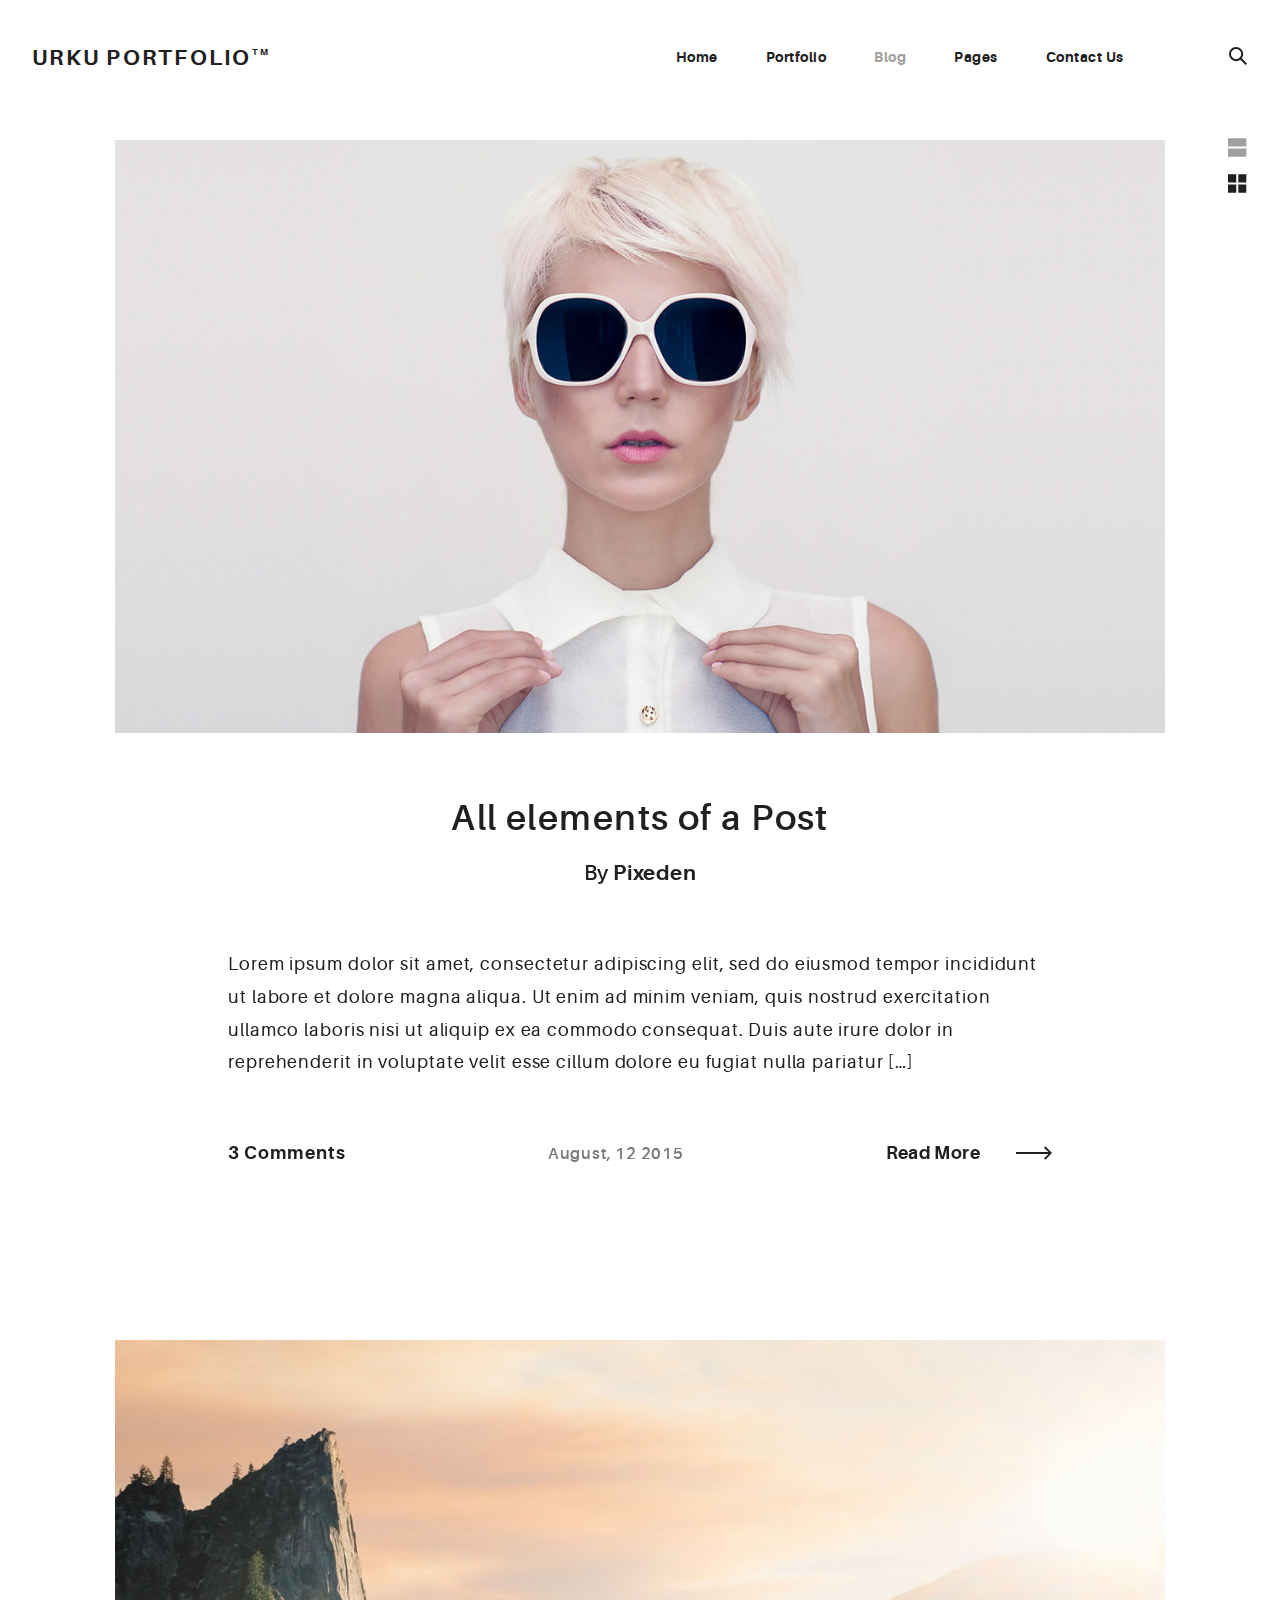
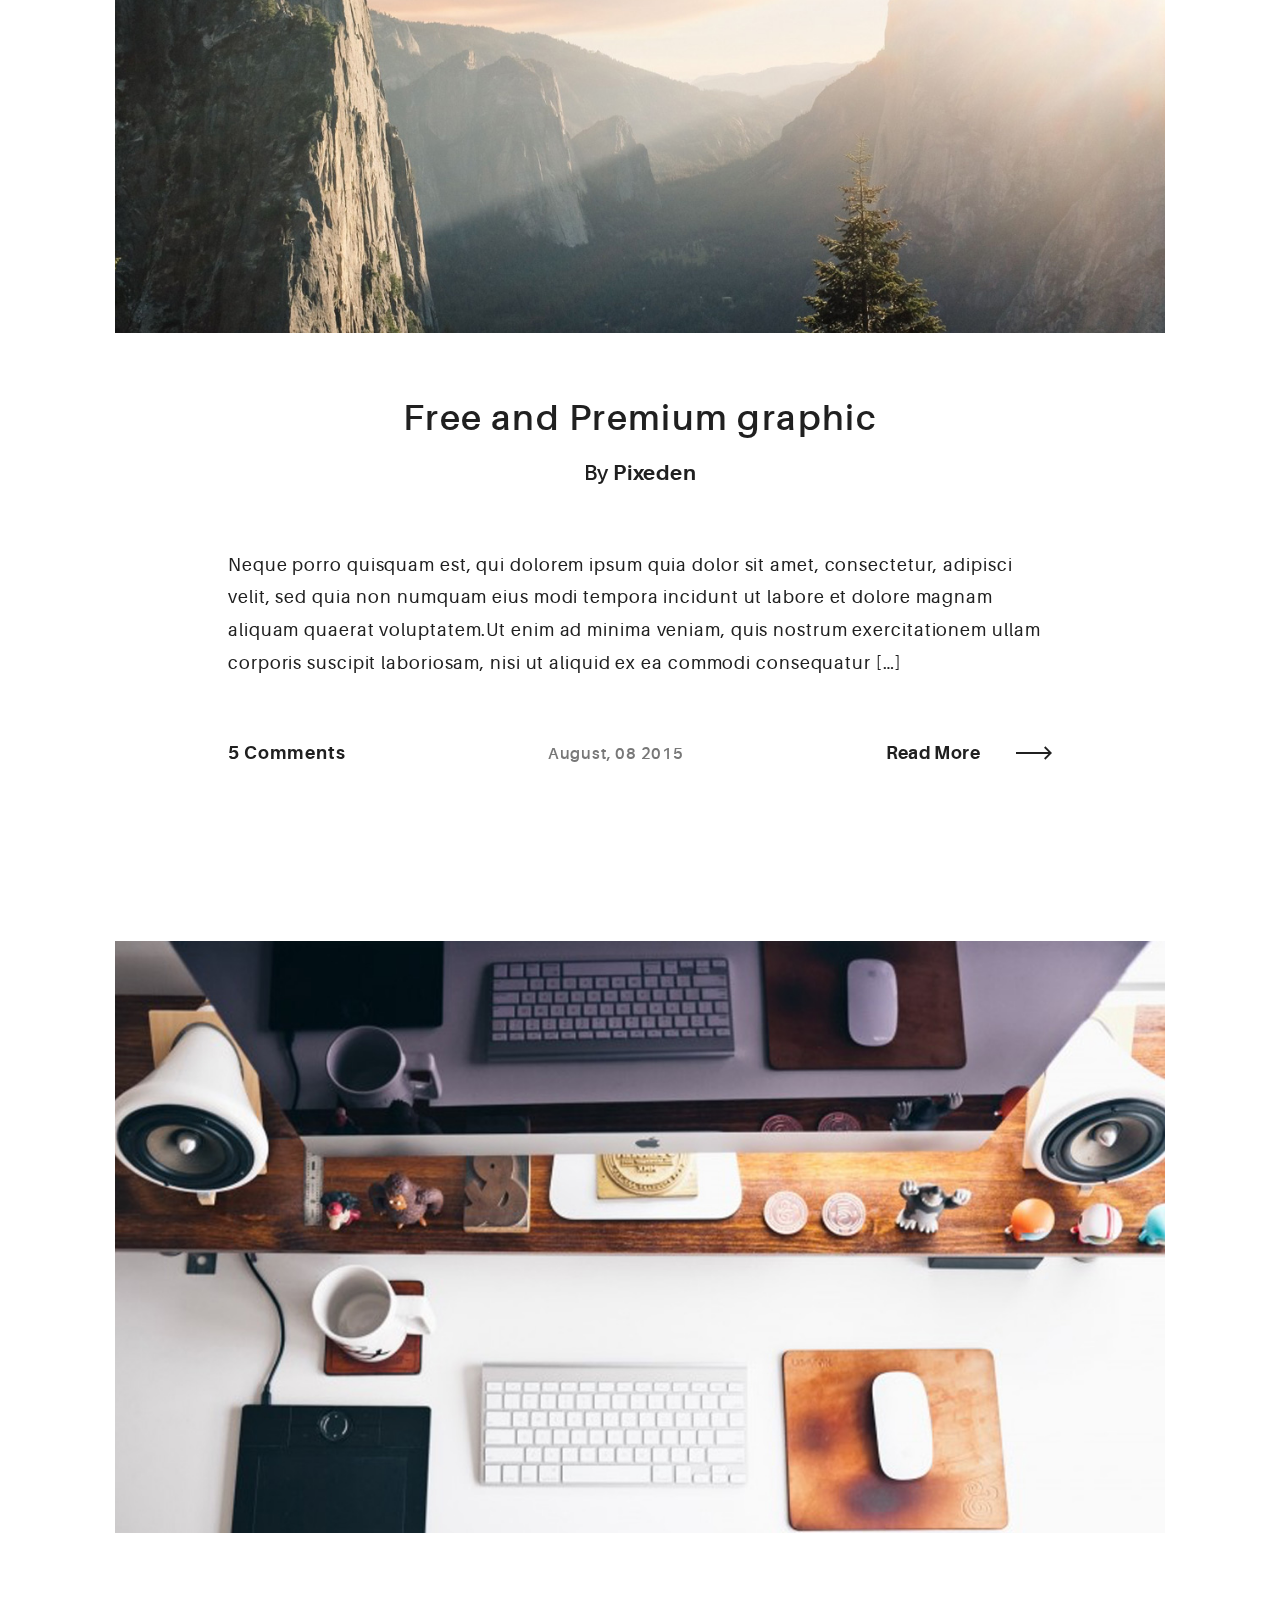
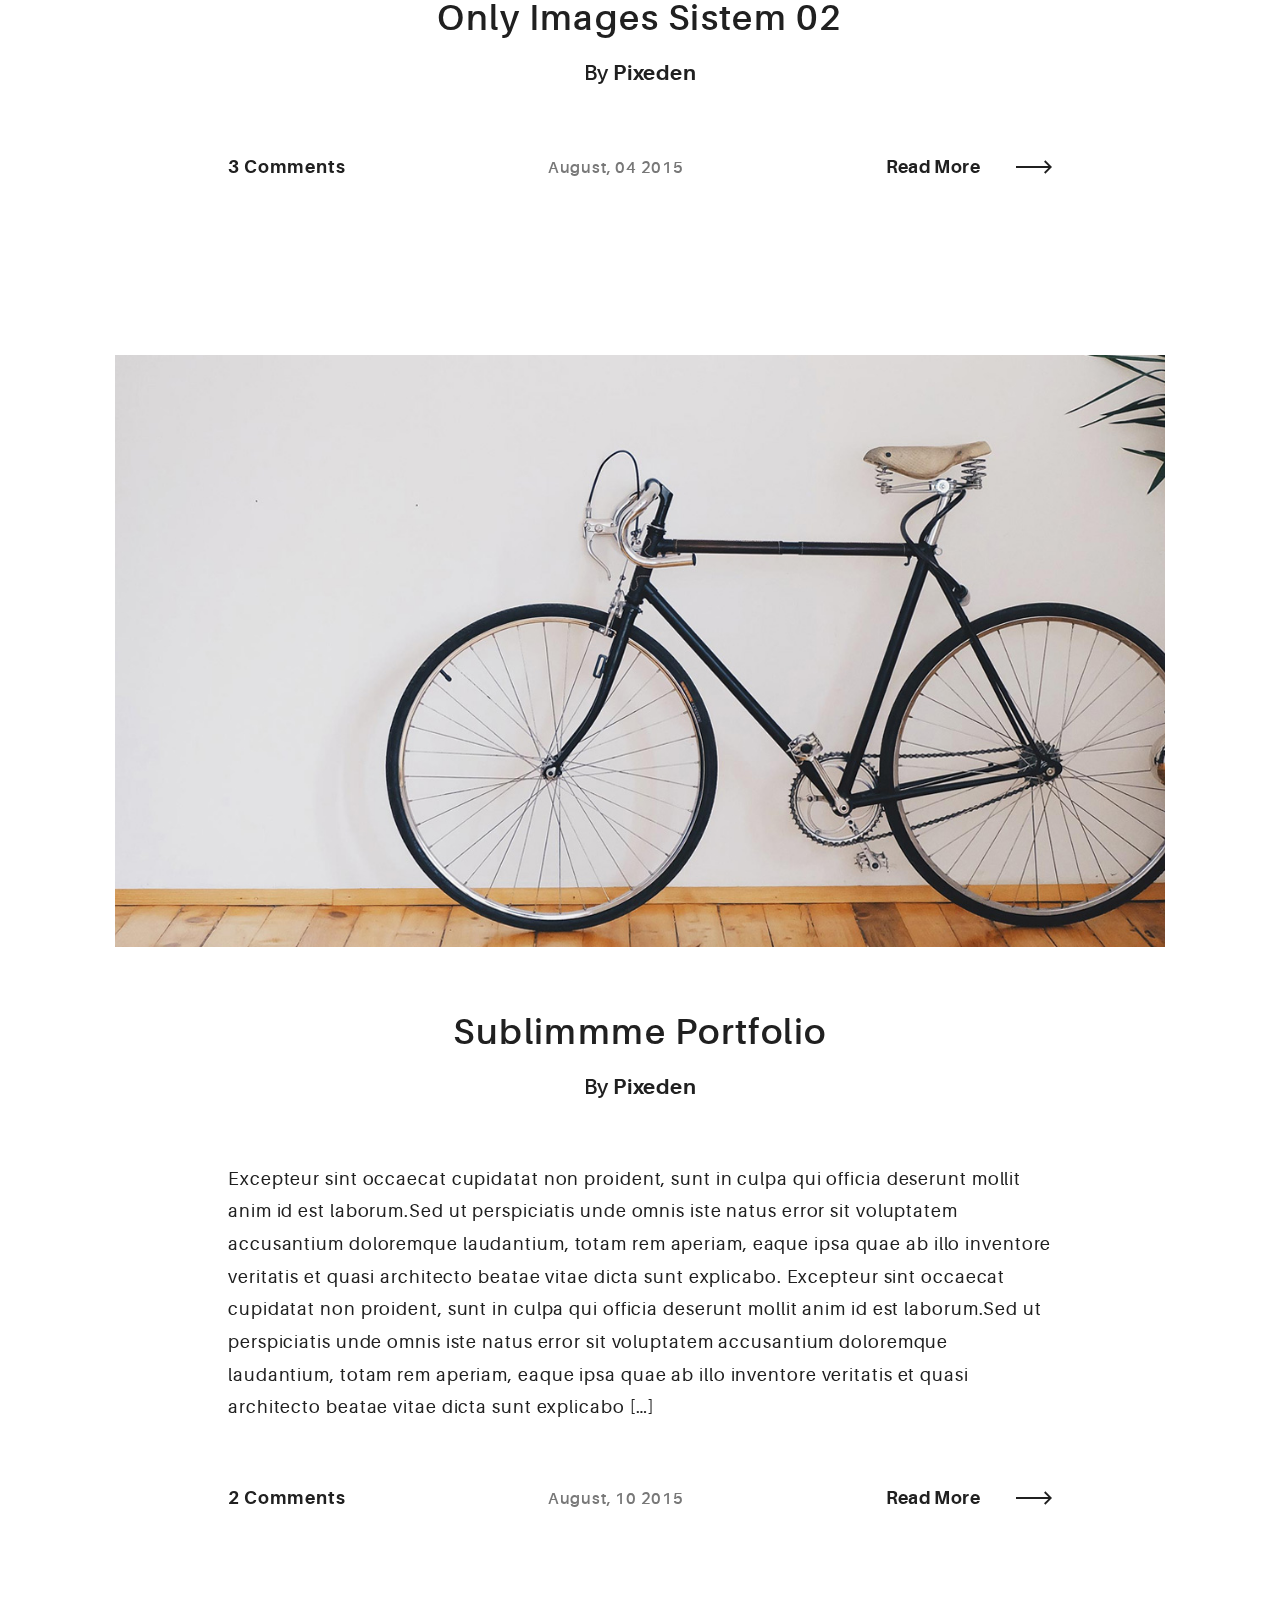
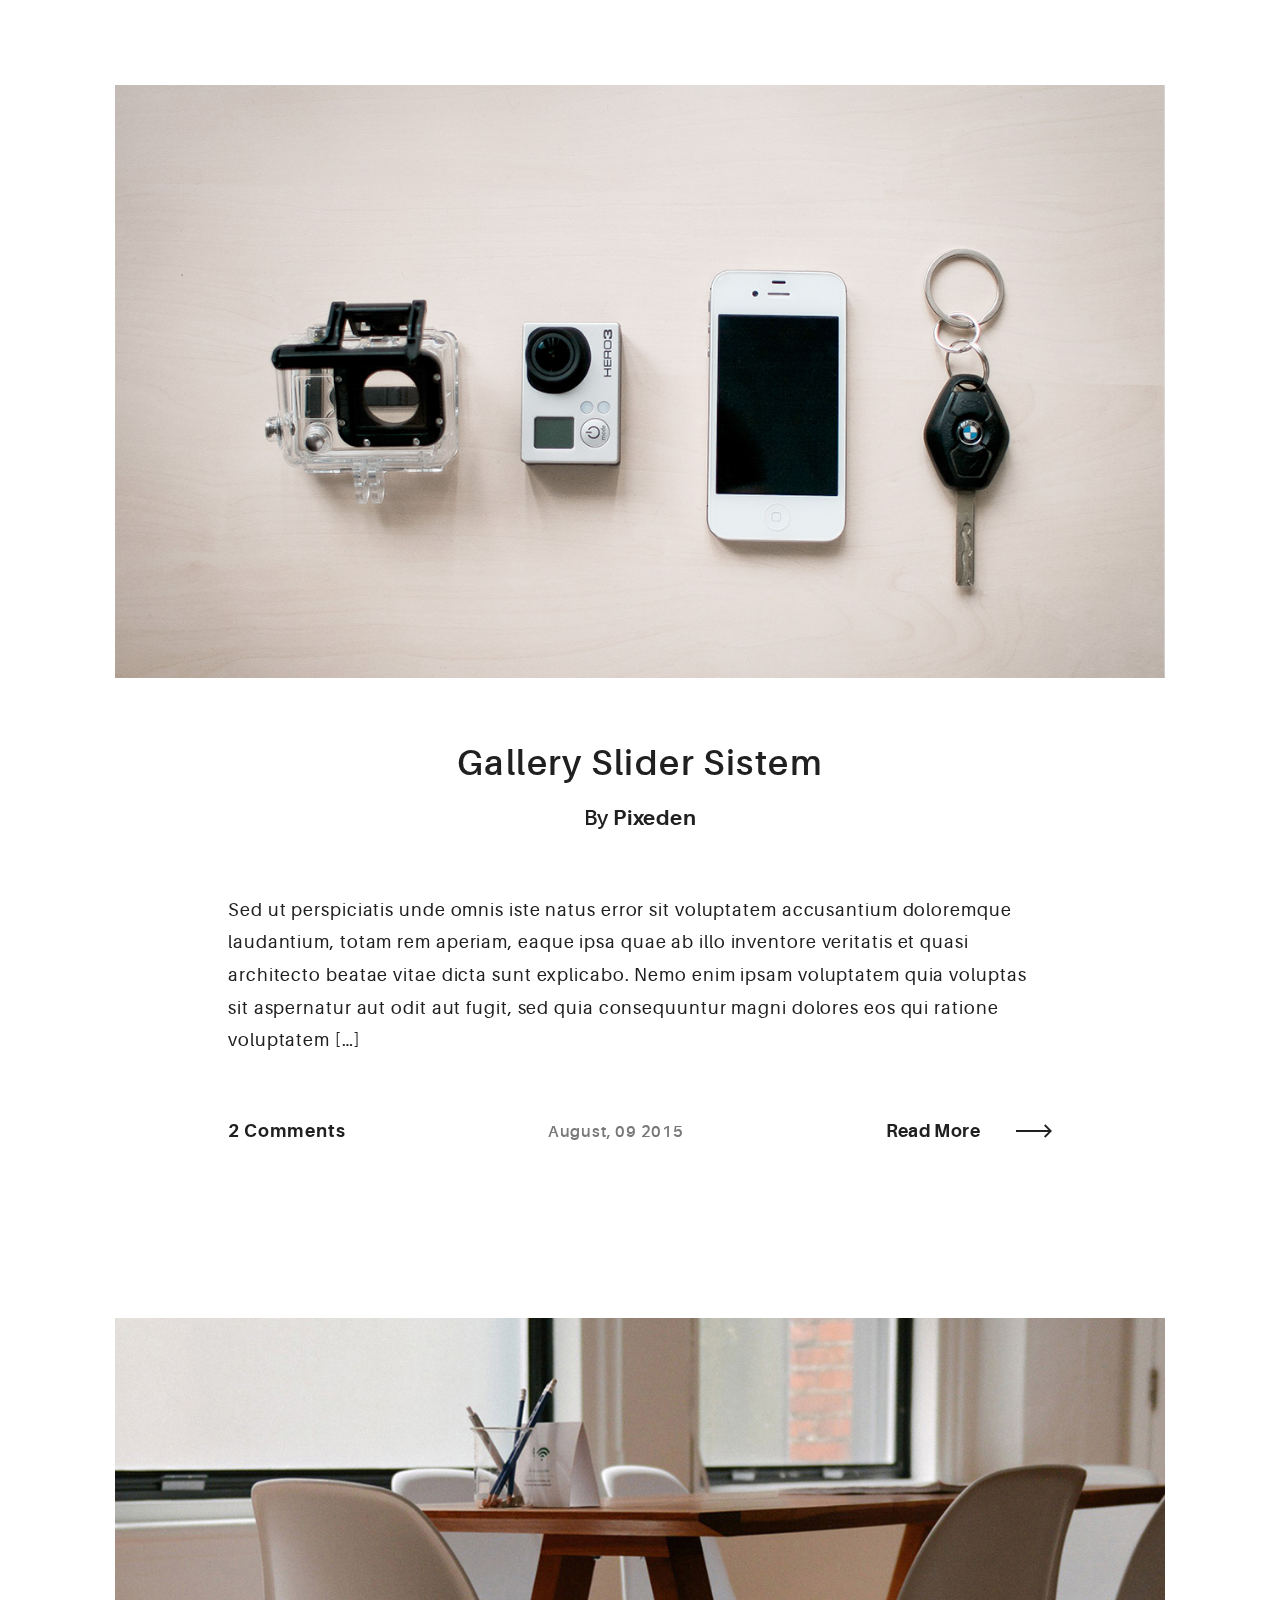
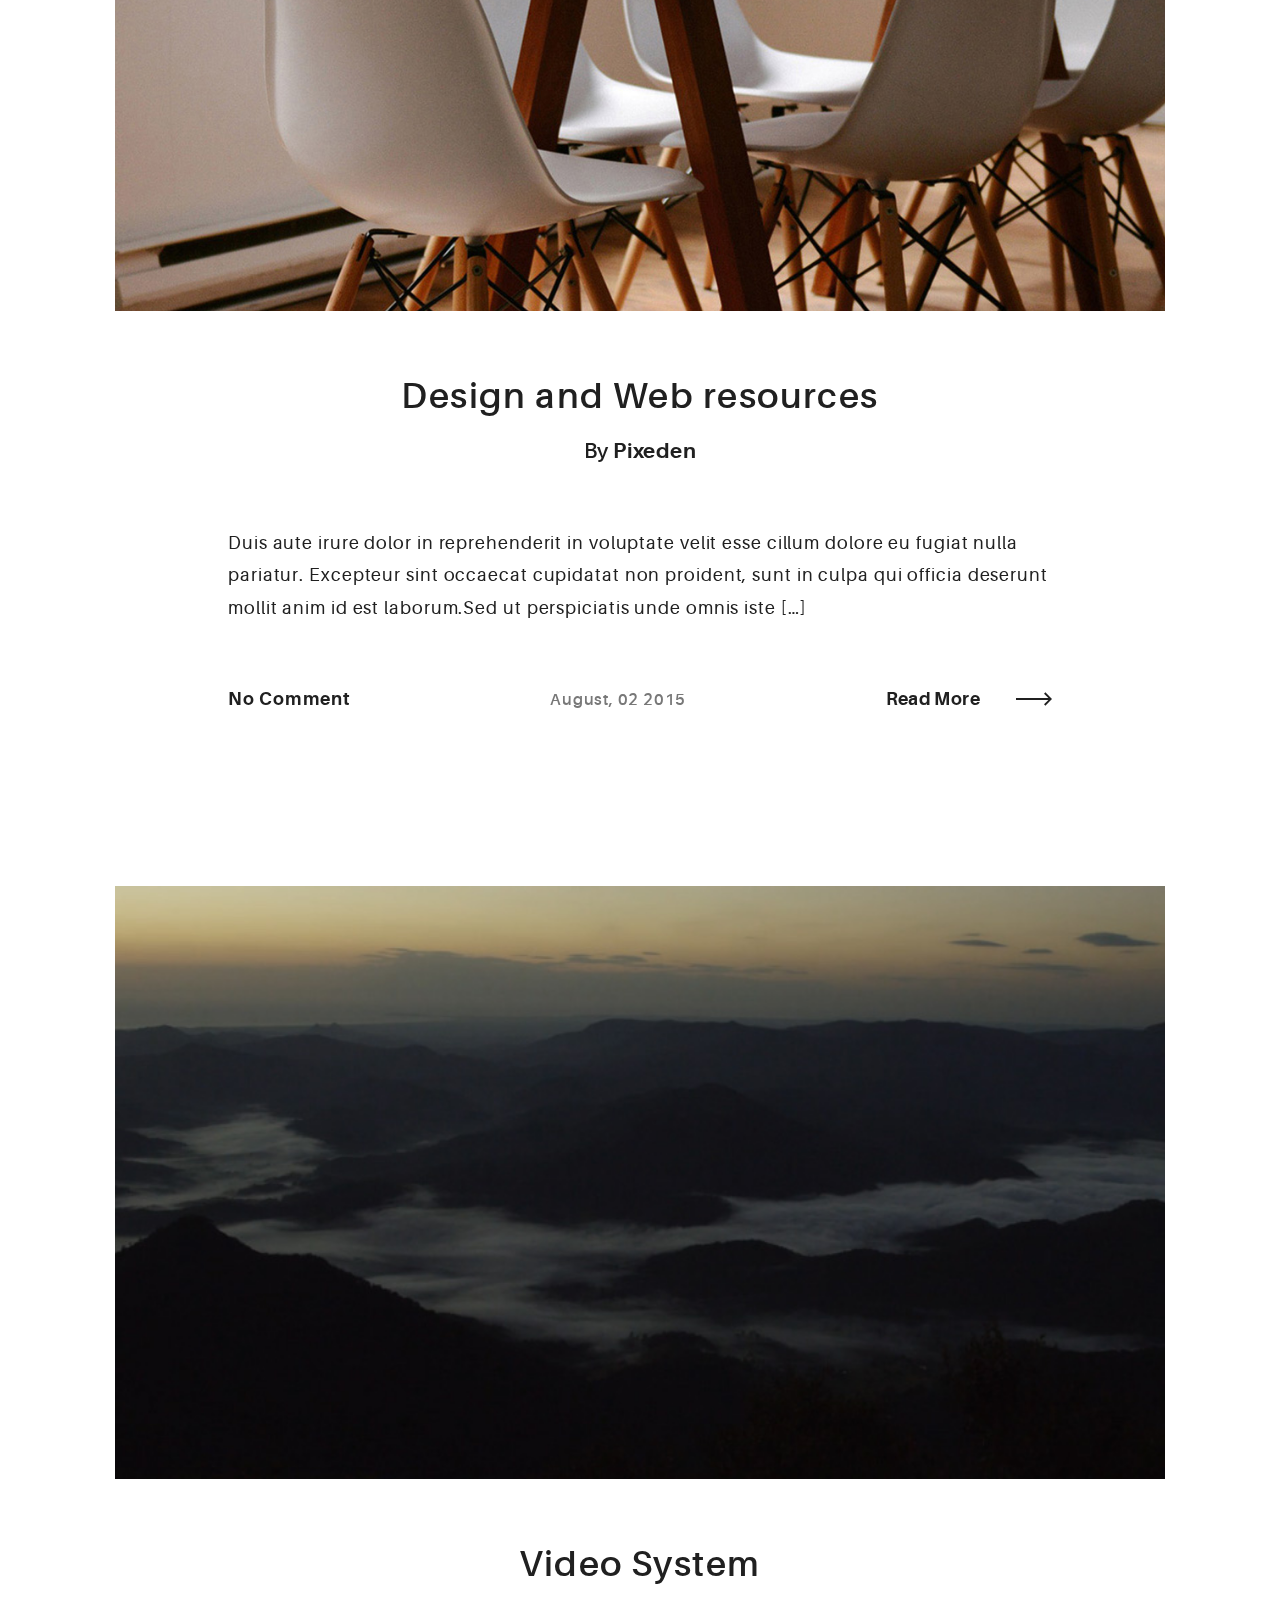
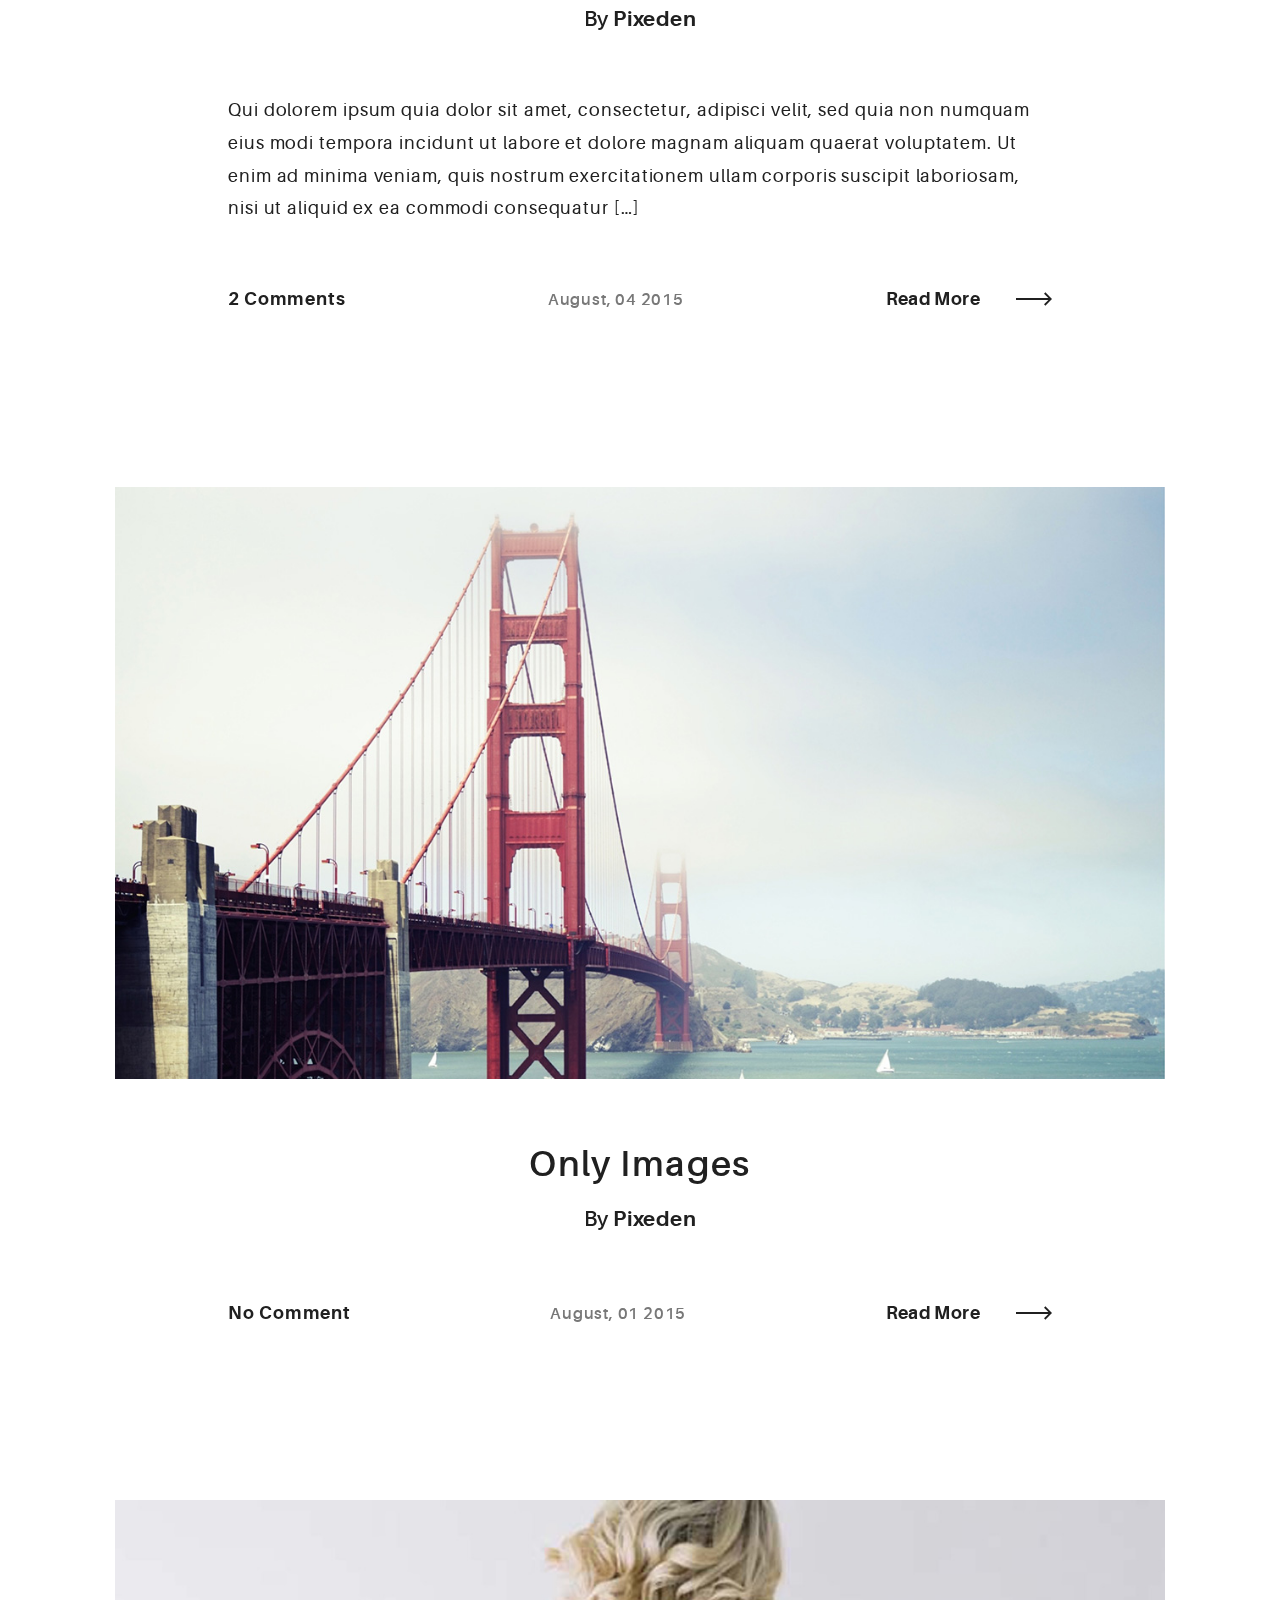
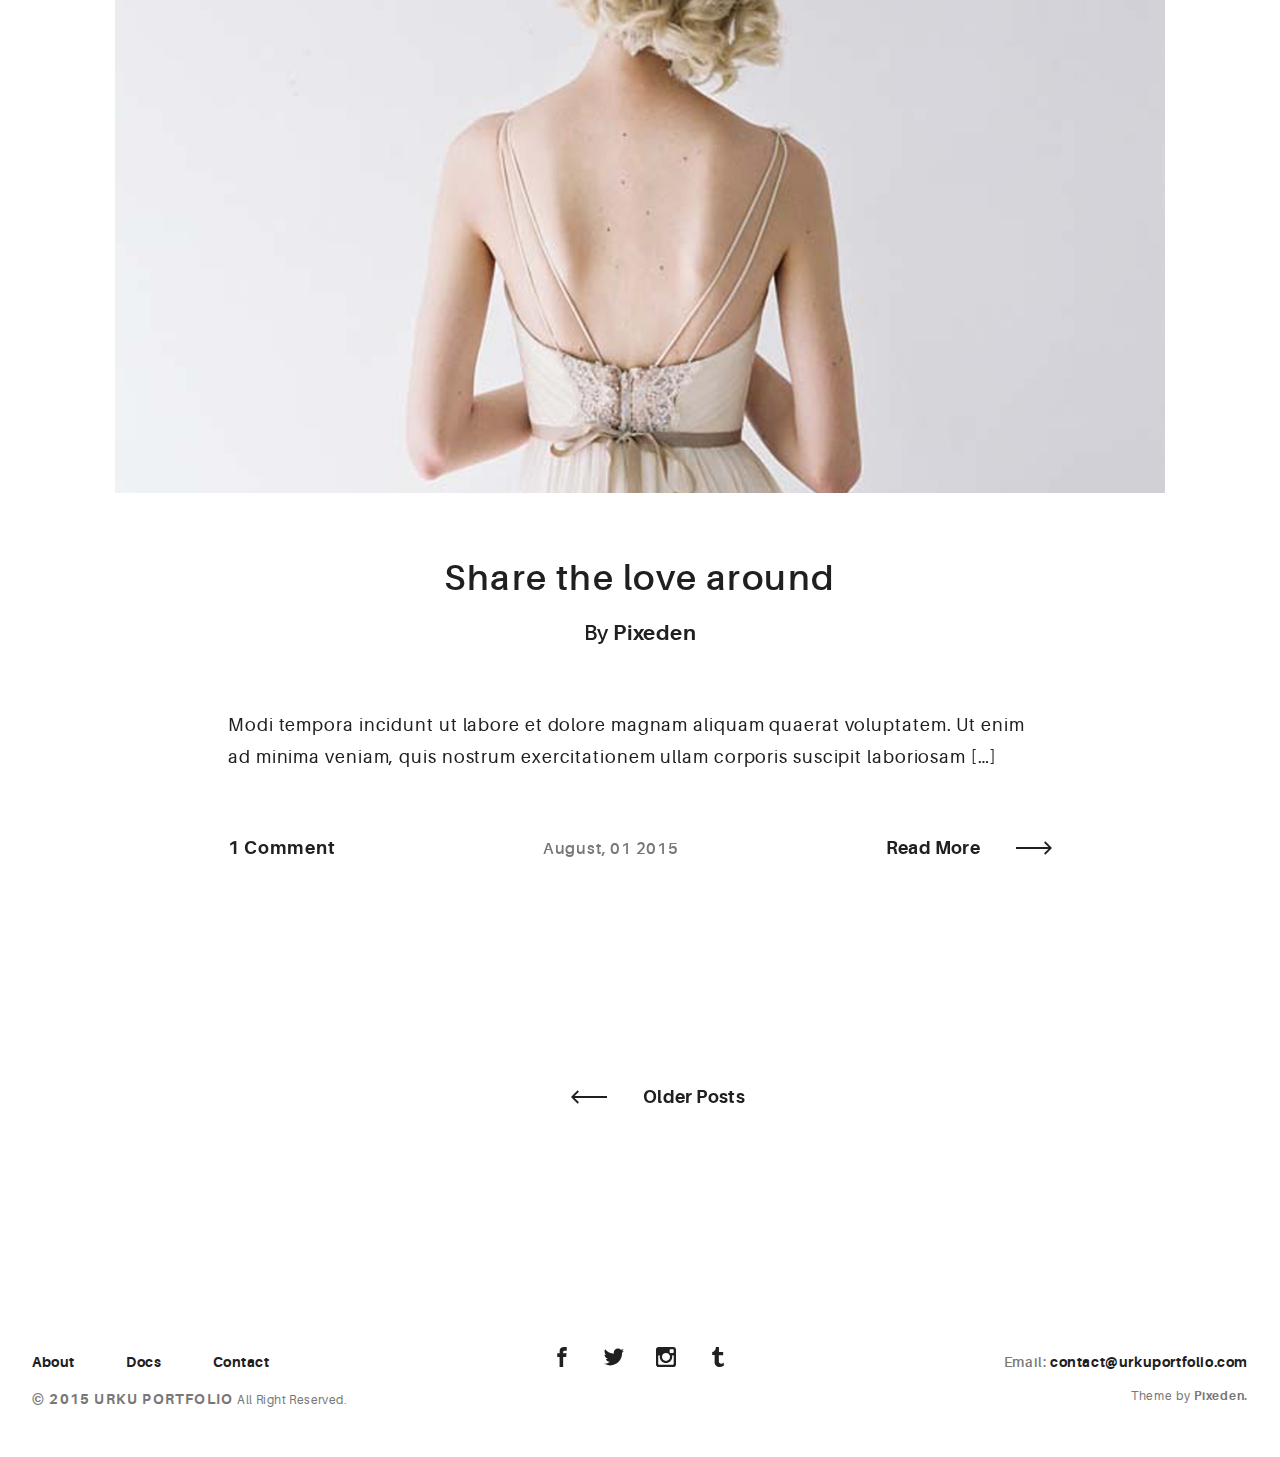
<file: blog.html>
<!DOCTYPE html>
<html>
  <head>
    <meta name="viewport" content="width=device-width, initial-scale=1.0">
    <meta charset="UTF-8">
    <title>Urku Portfolio :: Pixeden</title>
    <link rel="icon" type="image/svg+xml" href="assets/img/urku-ico.svg">
    <link rel="stylesheet" href="assets/css/aurora-pack.min.css">
    <link rel="stylesheet" href="assets/css/aurora-theme-base.min.css">
    <link rel="stylesheet" href="assets/css/urku.css">
  </head>
  <body class="top-fixed">
    <header class="ae-container-fluid ae-container-fluid--full rk-header ">
      <input type="checkbox" id="mobile-menu" class="rk-mobile-menu">
      <label for="mobile-menu">
        <svg>
          <use xlink:href="assets/img/symbols.svg#bar"></use>
        </svg>
        <svg>
          <use xlink:href="assets/img/symbols.svg#bar"></use>
        </svg>
        <svg>
          <use xlink:href="assets/img/symbols.svg#bar"></use>
        </svg>
      </label>
      <div class="ae-container-fluid rk-topbar">
        <h1 class="rk-logo"><a href="index.html">urku portfolio<sup>tm</sup></a></h1>
        <nav class="rk-navigation">
          <ul class="rk-menu">
            <li class="rk-menu__item"><a href="index.html" class="rk-menu__link">Home</a>
            </li>
            <li class="rk-menu__item"><a href="portfolio.html" class="rk-menu__link">Portfolio</a>
              <nav class="rk-menu__sub">
                <ul class="rk-container">
                  <li class="rk-menu__item"><a href="portfolio.html" class="rk-menu__link">Flex</a></li>
                  <li class="rk-menu__item"><a href="portfolio-alt.html" class="rk-menu__link">Switch</a></li>
                  <li class="rk-menu__item"><a href="portfolio-raw.html" class="rk-menu__link">Static</a></li>
                  <li class="rk-menu__item"><a href="portfolio-masonry.html" class="rk-menu__link">Masonry</a></li>
                </ul>
              </nav>
            </li>
            <li class="active rk-menu__item"><a href="blog.html" class="rk-menu__link">Blog</a>
            </li>
            <li class="rk-menu__item"><a href="#0" class="rk-menu__link">Pages</a>
              <nav class="rk-menu__sub">
                <ul class="rk-container">
                  <li class="rk-menu__item"><a href="about.html" class="rk-menu__link">About</a></li>
                  <li class="rk-menu__item"><a href="documentation.html" class="rk-menu__link">Documentation</a></li>
                  <li class="rk-menu__item"><a href="design-styles.html" class="rk-menu__link">Design Styles</a></li>
                </ul>
              </nav>
            </li>
            <li class="rk-menu__item"><a href="contact.html" class="rk-menu__link">Contact Us</a>
            </li>
          </ul>
          <form class="rk-search">
            <input type="text" placeholder="Search" id="urku-search" class="rk-search-field">
            <label for="urku-search">
              <svg>
                <use xlink:href="assets/img/symbols.svg#icon-search"></use>
              </svg>
            </label>
          </form>
        </nav>
      </div>
    </header>
    <section class="ae-container-fluid rk-main">
      <input type="radio" name="layout-ctrl" checked id="layout-base" class="layout-ctrl-input">
      <div class="ae-container-fluid rk-layout-ctrl-cont">
        <label for="layout-base" class="rk-layout-ctrl">
          <svg>
            <use xlink:href="assets/img/symbols.svg#icon-view-full"></use>
          </svg>
        </label>
      </div>
      <input type="radio" name="layout-ctrl" id="layout-grid" class="layout-ctrl-input">
      <div class="ae-container-fluid rk-layout-ctrl-cont">
        <label for="layout-grid" class="rk-layout-ctrl">
          <svg>
            <use xlink:href="assets/img/symbols.svg#icon-view-alt"></use>
          </svg>
        </label>
      </div>
      <div class="rk-layout-ctrl-mobile  layout-blog">
        <svg viewBox="0 0 9 9" class="layout-mob-1">
          <rect width="100%" height="100%" fill="currentColor"></rect>
        </svg>
        <svg viewBox="0 0 9 9" class="layout-mob-2">
          <rect width="100%" height="100%" fill="currentColor"></rect>
        </svg>
        <svg viewBox="0 0 9 9" class="layout-mob-3">
          <rect width="100%" height="100%" fill="currentColor"></rect>
        </svg>
        <svg viewBox="0 0 9 9" class="layout-mob-4">
          <rect width="100%" height="100%" fill="currentColor"></rect>
        </svg>
      </div>
      <section class="ae-container-fluid ae-container-fluid--inner rk-blog">
        <div class="rk-blog__items">
          <div class="rk-blog__item">
            <div class="post-img post-1 rk-landscape-alt rk-tosquare">
              <div class="item-meta">
                <p><a href="blog-post.html" class="arrow-button">Read More<span class="arrow-cont">
                      <svg>
                        <use xlink:href="assets/img/symbols.svg#arrow"></use>
                      </svg></span></a></p>
              </div>
            </div>
            <div class="blog-info">
              <h2 class="blog-info__title"> <a href="blog-post.html">All elements of a Post</a></h2>
              <h5 class="blog-info__author">By <a href="blog-post.html" class="ae-u-bolder">Pixeden</a></h5>
              <p class="blog-info__excerpt">Lorem ipsum dolor sit amet, consectetur adipiscing elit, sed do eiusmod tempor incididunt ut labore et dolore magna aliqua. Ut enim ad minim veniam, quis nostrud exercitation ullamco laboris nisi ut aliquip ex ea commodo consequat. Duis aute irure dolor <span>in reprehenderit in voluptate velit esse cillum dolore eu fugiat nulla pariatur</span></p>
            </div>
            <div class="blog-meta"><a href="blog-post.html" class="ae-u-bolder blog-meta__comments">3 Comments</a><span class="ae-kappa ae-u-bold blog-meta__date">August, 12 2015</span><a href="#0" class="arrow-button blog-meta__read-more">Read More<span class="arrow-cont">
                  <svg>
                    <use xlink:href="assets/img/symbols.svg#arrow"></use>
                  </svg></span></a></div>
          </div>
          <div class="rk-blog__item">
            <div class="post-img post-5 rk-landscape-alt rk-toportrait">
              <div class="item-meta">
                <p><a href="blog-post.html" class="arrow-button">Read More<span class="arrow-cont">
                      <svg>
                        <use xlink:href="assets/img/symbols.svg#arrow"></use>
                      </svg></span></a></p>
              </div>
            </div>
            <div class="blog-info">
              <h2 class="blog-info__title"> <a href="blog-post.html"> Free and Premium graphic</a></h2>
              <h5 class="blog-info__author">By <a href="blog-post.html" class="ae-u-bolder">Pixeden</a></h5>
              <p class="blog-info__excerpt">Neque porro quisquam est, qui dolorem ipsum quia dolor sit amet, consectetur, adipisci velit, sed quia non numquam eius modi tempora incidunt ut labore et dolore magnam aliquam quaerat voluptatem.Ut enim ad minima veniam, quis nostrum exercitationem ullam corporis suscipit <span>laboriosam, nisi ut aliquid ex ea commodi consequatur</span></p>
            </div>
            <div class="blog-meta"><a href="blog-post.html" class="ae-u-bolder blog-meta__comments">5 Comments</a><span class="ae-kappa ae-u-bold blog-meta__date">August, 08 2015</span><a href="#0" class="arrow-button blog-meta__read-more">Read More<span class="arrow-cont">
                  <svg>
                    <use xlink:href="assets/img/symbols.svg#arrow"></use>
                  </svg></span></a></div>
          </div>
          <div class="rk-blog__item">
            <div class="post-img post-7 rk-landscape-alt rk-tosquare">
              <div class="item-meta">
                <p><a href="blog-post.html" class="arrow-button">Read More<span class="arrow-cont">
                      <svg>
                        <use xlink:href="assets/img/symbols.svg#arrow"></use>
                      </svg></span></a></p>
              </div>
            </div>
            <div class="blog-info">
              <h2 class="blog-info__title"> <a href="blog-post.html">Only Images Sistem 02</a></h2>
              <h5 class="blog-info__author">By <a href="blog-post.html" class="ae-u-bolder">Pixeden</a></h5>
              <p class="blog-info__excerpt"></p>
            </div>
            <div class="blog-meta"><a href="blog-post.html" class="ae-u-bolder blog-meta__comments">3 Comments</a><span class="ae-kappa ae-u-bold blog-meta__date">August, 04 2015</span><a href="#0" class="arrow-button blog-meta__read-more">Read More<span class="arrow-cont">
                  <svg>
                    <use xlink:href="assets/img/symbols.svg#arrow"></use>
                  </svg></span></a></div>
          </div>
          <div class="rk-blog__item">
            <div class="post-img post-6 rk-landscape-alt rk-toportrait">
              <div class="item-meta">
                <p><a href="blog-post.html" class="arrow-button">Read More<span class="arrow-cont">
                      <svg>
                        <use xlink:href="assets/img/symbols.svg#arrow"></use>
                      </svg></span></a></p>
              </div>
            </div>
            <div class="blog-info">
              <h2 class="blog-info__title"> <a href="blog-post.html">Sublimmme Portfolio</a></h2>
              <h5 class="blog-info__author">By <a href="blog-post.html" class="ae-u-bolder">Pixeden</a></h5>
              <p class="blog-info__excerpt">Excepteur sint occaecat cupidatat non proident, sunt in culpa qui officia deserunt mollit anim id est laborum.Sed ut perspiciatis unde omnis iste natus error sit voluptatem accusantium doloremque laudantium, totam rem aperiam, eaque ipsa quae ab illo inventore veritatis et <span>quasi architecto beatae vitae dicta sunt explicabo. Excepteur sint occaecat cupidatat non proident, sunt in culpa qui officia deserunt mollit anim id est laborum.Sed ut perspiciatis unde omnis iste natus error sit voluptatem accusantium doloremque laudantium, totam rem aperiam, eaque ipsa quae ab illo inventore veritatis et quasi architecto beatae vitae dicta sunt explicabo</span></p>
            </div>
            <div class="blog-meta"><a href="blog-post.html" class="ae-u-bolder blog-meta__comments">2 Comments</a><span class="ae-kappa ae-u-bold blog-meta__date">August, 10 2015</span><a href="#0" class="arrow-button blog-meta__read-more">Read More<span class="arrow-cont">
                  <svg>
                    <use xlink:href="assets/img/symbols.svg#arrow"></use>
                  </svg></span></a></div>
          </div>
          <div class="rk-blog__item">
            <div class="post-img post-2 rk-landscape-alt rk-tosquare">
              <div class="item-meta">
                <p><a href="blog-post.html" class="arrow-button">Read More<span class="arrow-cont">
                      <svg>
                        <use xlink:href="assets/img/symbols.svg#arrow"></use>
                      </svg></span></a></p>
              </div>
            </div>
            <div class="blog-info">
              <h2 class="blog-info__title"> <a href="blog-post.html">Gallery Slider Sistem</a></h2>
              <h5 class="blog-info__author">By <a href="blog-post.html" class="ae-u-bolder">Pixeden</a></h5>
              <p class="blog-info__excerpt">Sed ut perspiciatis unde omnis iste natus error sit voluptatem accusantium doloremque laudantium, totam rem aperiam, eaque ipsa quae ab illo inventore veritatis et quasi architecto beatae vitae dicta sunt explicabo. Nemo enim ipsam voluptatem quia voluptas sit aspernatur aut <span>odit aut fugit, sed quia consequuntur magni dolores eos qui ratione voluptatem</span></p>
            </div>
            <div class="blog-meta"><a href="blog-post.html" class="ae-u-bolder blog-meta__comments">2 Comments</a><span class="ae-kappa ae-u-bold blog-meta__date">August, 09 2015</span><a href="#0" class="arrow-button blog-meta__read-more">Read More<span class="arrow-cont">
                  <svg>
                    <use xlink:href="assets/img/symbols.svg#arrow"></use>
                  </svg></span></a></div>
          </div>
          <div class="rk-blog__item">
            <div class="post-img post-8 rk-landscape-alt rk-tosquare">
              <div class="item-meta">
                <p><a href="blog-post.html" class="arrow-button">Read More<span class="arrow-cont">
                      <svg>
                        <use xlink:href="assets/img/symbols.svg#arrow"></use>
                      </svg></span></a></p>
              </div>
            </div>
            <div class="blog-info">
              <h2 class="blog-info__title"> <a href="blog-post.html">Design and Web resources</a></h2>
              <h5 class="blog-info__author">By <a href="blog-post.html" class="ae-u-bolder">Pixeden</a></h5>
              <p class="blog-info__excerpt">Duis aute irure dolor in reprehenderit in voluptate velit esse cillum dolore eu fugiat nulla pariatur. Excepteur sint occaecat cupidatat non proident, sunt in culpa qui officia deserunt mollit anim id est laborum.Sed ut perspiciatis unde omnis iste</p>
            </div>
            <div class="blog-meta"><a href="blog-post.html" class="ae-u-bolder blog-meta__comments">No Comment</a><span class="ae-kappa ae-u-bold blog-meta__date">August, 02 2015</span><a href="#0" class="arrow-button blog-meta__read-more">Read More<span class="arrow-cont">
                  <svg>
                    <use xlink:href="assets/img/symbols.svg#arrow"></use>
                  </svg></span></a></div>
          </div>
          <div class="rk-blog__item">
            <div class="post-img post-3 rk-landscape-alt rk-tosquare">
              <div class="item-meta">
                <p><a href="blog-post.html" class="arrow-button">Read More<span class="arrow-cont">
                      <svg>
                        <use xlink:href="assets/img/symbols.svg#arrow"></use>
                      </svg></span></a></p>
              </div>
            </div>
            <div class="blog-info">
              <h2 class="blog-info__title"> <a href="blog-post.html">Video System</a></h2>
              <h5 class="blog-info__author">By <a href="blog-post.html" class="ae-u-bolder">Pixeden</a></h5>
              <p class="blog-info__excerpt">Qui dolorem ipsum quia dolor sit amet, consectetur, adipisci velit, sed quia non numquam eius modi tempora incidunt ut labore et dolore magnam aliquam quaerat voluptatem. Ut enim ad minima veniam, quis nostrum exercitationem ullam corporis suscipit laboriosam, nisi ut <span>aliquid ex ea commodi consequatur</span></p>
            </div>
            <div class="blog-meta"><a href="blog-post.html" class="ae-u-bolder blog-meta__comments">2 Comments</a><span class="ae-kappa ae-u-bold blog-meta__date">August, 04 2015</span><a href="#0" class="arrow-button blog-meta__read-more">Read More<span class="arrow-cont">
                  <svg>
                    <use xlink:href="assets/img/symbols.svg#arrow"></use>
                  </svg></span></a></div>
          </div>
          <div class="rk-blog__item">
            <div class="post-img post-4 rk-landscape-alt rk-tosquare">
              <div class="item-meta">
                <p><a href="blog-post.html" class="arrow-button">Read More<span class="arrow-cont">
                      <svg>
                        <use xlink:href="assets/img/symbols.svg#arrow"></use>
                      </svg></span></a></p>
              </div>
            </div>
            <div class="blog-info">
              <h2 class="blog-info__title"> <a href="blog-post.html">Only Images</a></h2>
              <h5 class="blog-info__author">By <a href="blog-post.html" class="ae-u-bolder">Pixeden</a></h5>
              <p class="blog-info__excerpt"></p>
            </div>
            <div class="blog-meta"><a href="blog-post.html" class="ae-u-bolder blog-meta__comments">No Comment</a><span class="ae-kappa ae-u-bold blog-meta__date">August, 01 2015</span><a href="#0" class="arrow-button blog-meta__read-more">Read More<span class="arrow-cont">
                  <svg>
                    <use xlink:href="assets/img/symbols.svg#arrow"></use>
                  </svg></span></a></div>
          </div>
          <div class="rk-blog__item">
            <div class="post-img post-9 rk-landscape-alt rk-toportrait">
              <div class="item-meta">
                <p><a href="blog-post.html" class="arrow-button">Read More<span class="arrow-cont">
                      <svg>
                        <use xlink:href="assets/img/symbols.svg#arrow"></use>
                      </svg></span></a></p>
              </div>
            </div>
            <div class="blog-info">
              <h2 class="blog-info__title"> <a href="blog-post.html">Share the love around</a></h2>
              <h5 class="blog-info__author">By <a href="blog-post.html" class="ae-u-bolder">Pixeden</a></h5>
              <p class="blog-info__excerpt">Modi tempora incidunt ut labore et dolore magnam aliquam quaerat voluptatem. Ut enim ad minima veniam, quis nostrum exercitationem ullam corporis suscipit laboriosam</p>
            </div>
            <div class="blog-meta"><a href="blog-post.html" class="ae-u-bolder blog-meta__comments">1 Comment</a><span class="ae-kappa ae-u-bold blog-meta__date">August, 01 2015</span><a href="#0" class="arrow-button blog-meta__read-more">Read More<span class="arrow-cont">
                  <svg>
                    <use xlink:href="assets/img/symbols.svg#arrow"></use>
                  </svg></span></a></div>
          </div>
        </div>
      </section>
      <div class="ae-container-fluid au-pb-4 group-buttons"><a href="#0" class="arrow-button arrow-button--reverse arrow-button--center">Older Posts
          <div class="arrow-cont arrow-cont-rev">
            <svg>
              <use xlink:href="assets/img/symbols.svg#arrow"></use>
            </svg>
          </div></a></div>
    </section>
    <footer class="ae-container-fluid rk-footer ">
      <div class="ae-grid ae-grid--collapse">
        <div class="ae-grid__item item-lg-4 au-xs-ta-center au-lg-ta-left">
          <ul class="rk-menu rk-footer-menu">
            <li class="rk-menu__item"><a href="about.html" class="rk-menu__link">About</a>
            </li>
            <li class="rk-menu__item"><a href="documentation.html" class="rk-menu__link">Docs</a>
            </li>
            <li class="rk-menu__item"><a href="contact.html" class="rk-menu__link">Contact</a>
            </li>
          </ul>
          <p class="rk-footer__text rk-footer__copy "> <span class="ae-u-bold">© </span><span class="ae-u-bolder">2015 URKU PORTFOLIO </span>All Right Reserved.</p>
        </div>
        <div class="ae-grid__item item-lg-4 au-xs-ta-center"><a href="#0" class="rk-social-btn ">
            <svg>
              <use xlink:href="assets/img/symbols.svg#icon-facebook"></use>
            </svg></a><a href="#0" class="rk-social-btn ">
            <svg>
              <use xlink:href="assets/img/symbols.svg#icon-twitter"></use>
            </svg></a><a href="#0" class="rk-social-btn ">
            <svg>
              <use xlink:href="assets/img/symbols.svg#icon-pinterest"></use>
            </svg></a><a href="#0" class="rk-social-btn ">
            <svg>
              <use xlink:href="assets/img/symbols.svg#icon-tumblr"></use>
            </svg></a></div>
        <div class="ae-grid__item item-lg-4 au-xs-ta-center au-lg-ta-right">
          <p class="rk-footer__text rk-footer__contact "> <span class="ae-u-bold">Email: </span><span class="ae-u-bolder"> <a href="#0" class="rk-dark-color ">contact@urkuportfolio.com </a></span></p>
          <p class="rk-footer__text rk-footer__by">Theme by <a href="http://pixeden.com" class="ae-u-bolder">Pixeden.</a></p>
        </div>
      </div>
    </footer>
    <script src="assets/js/svg4everybody.min.js"></script>
    <script>svg4everybody();</script>
  </body>
</html>
</file>
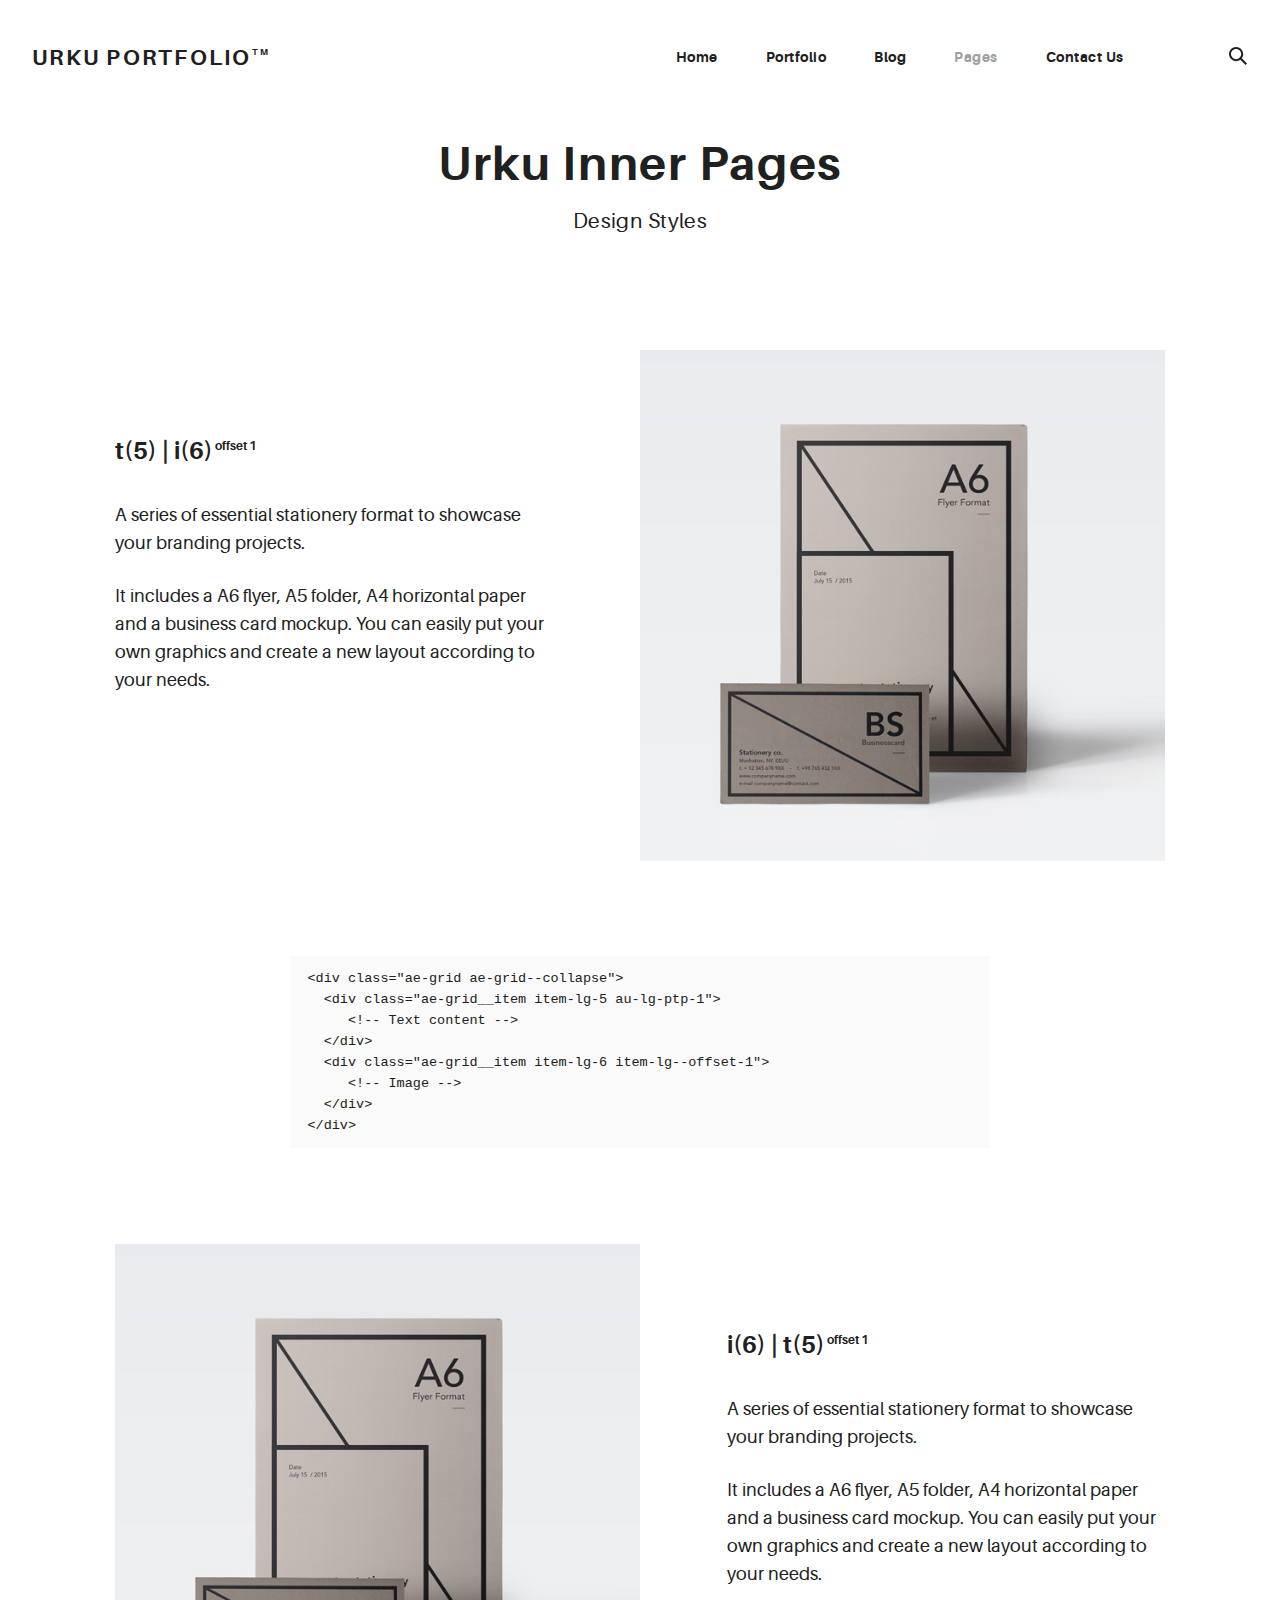
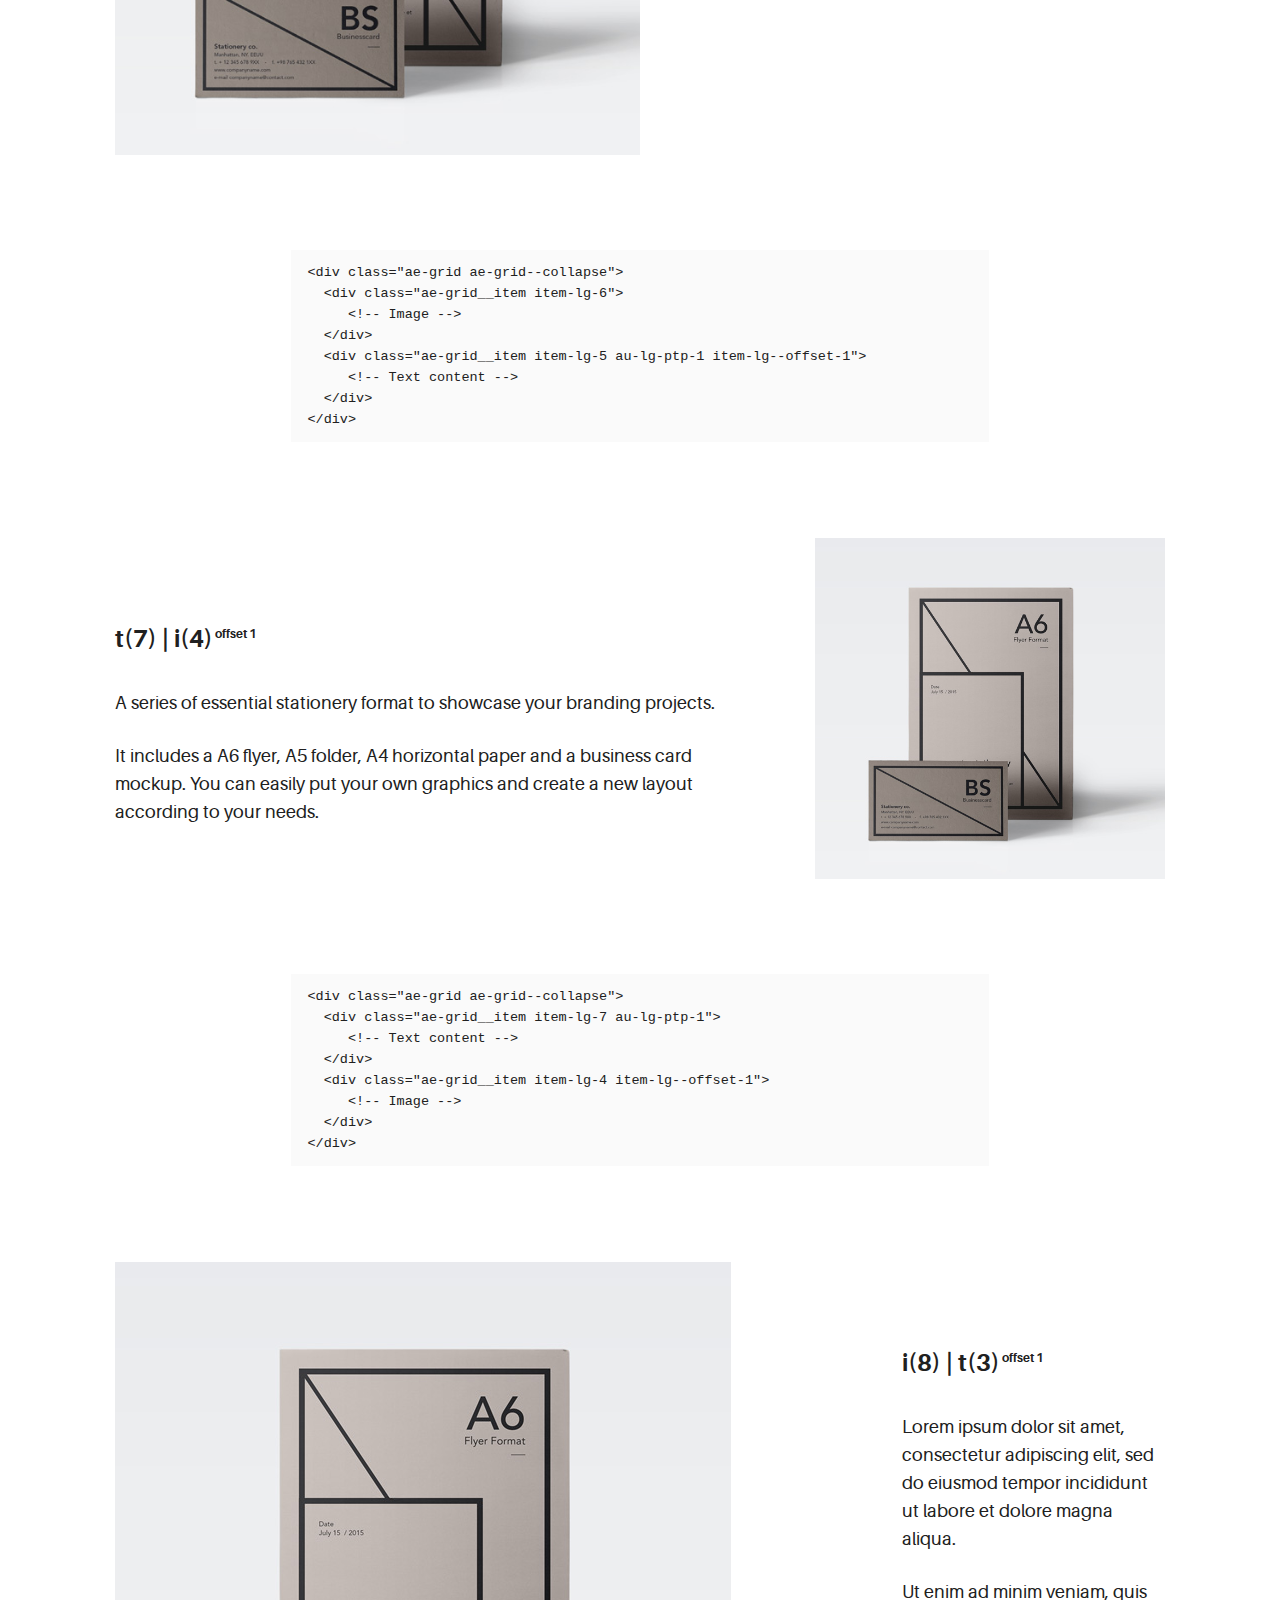
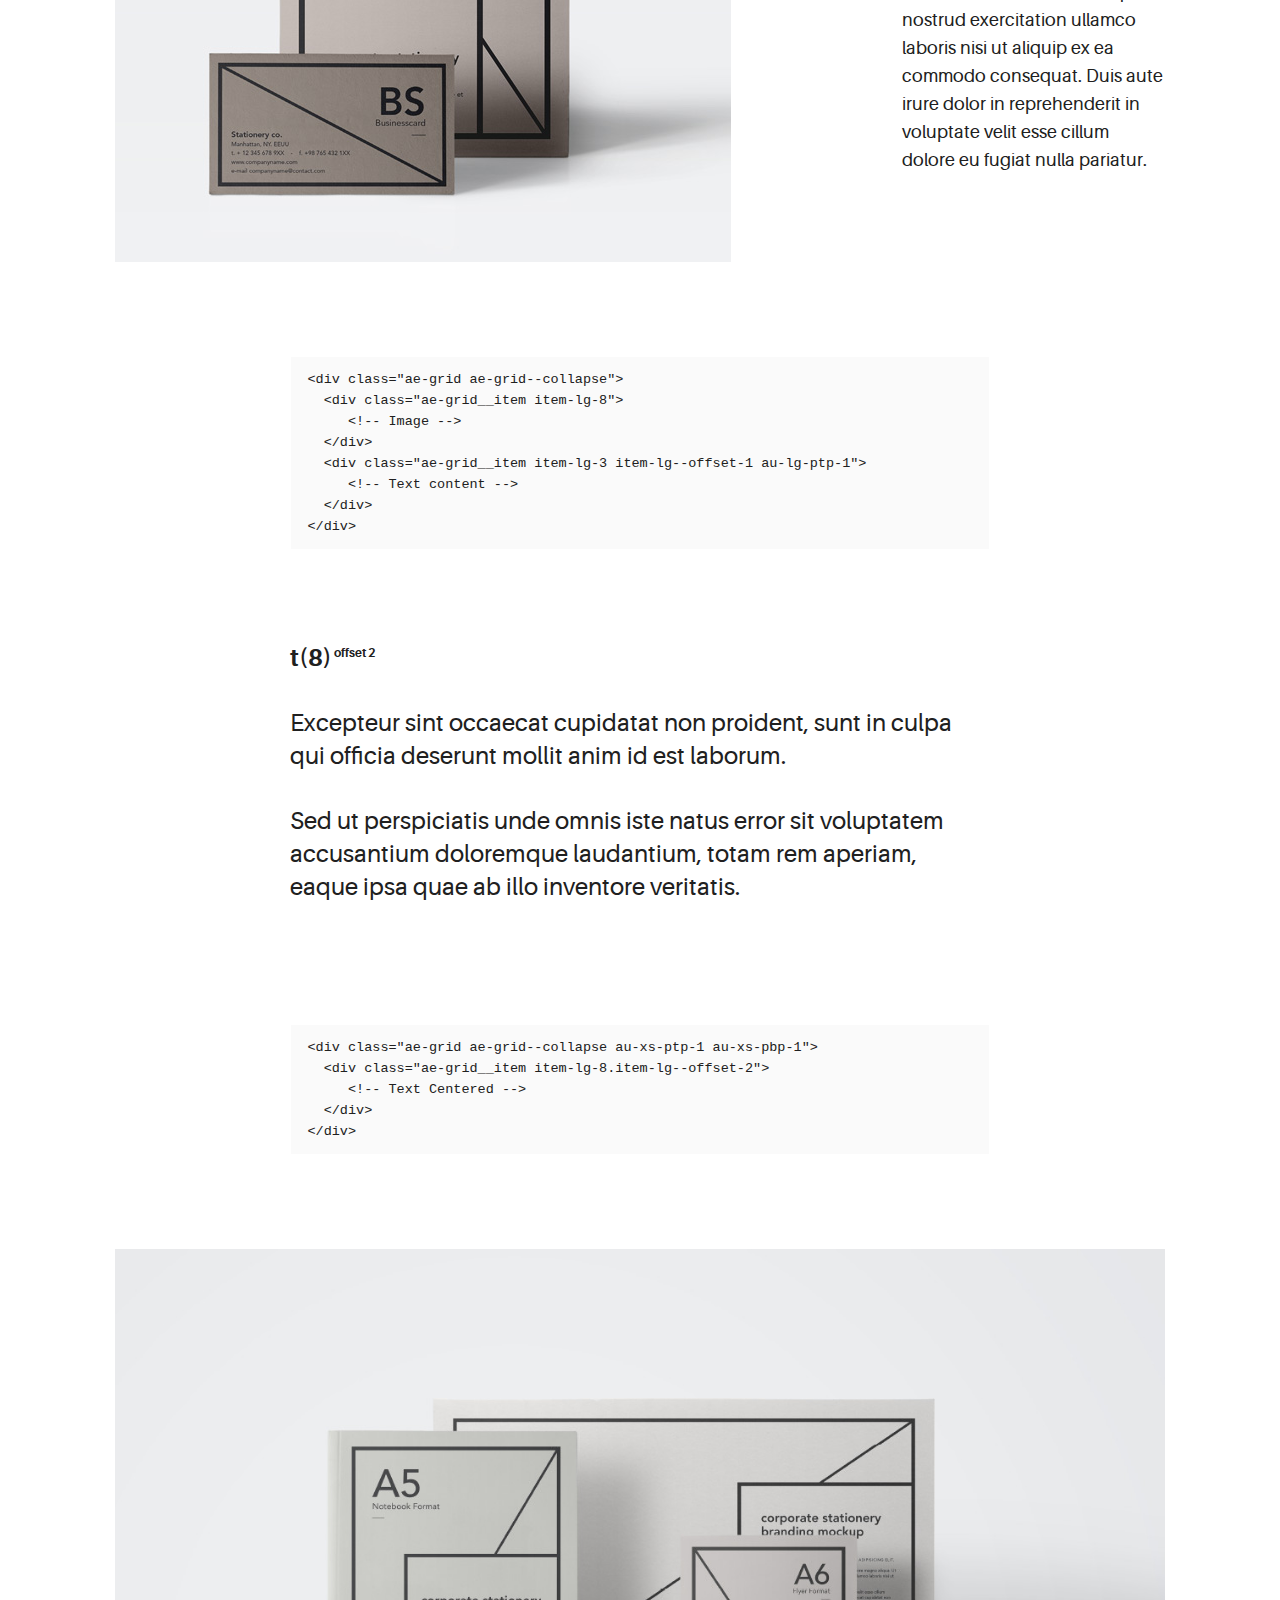
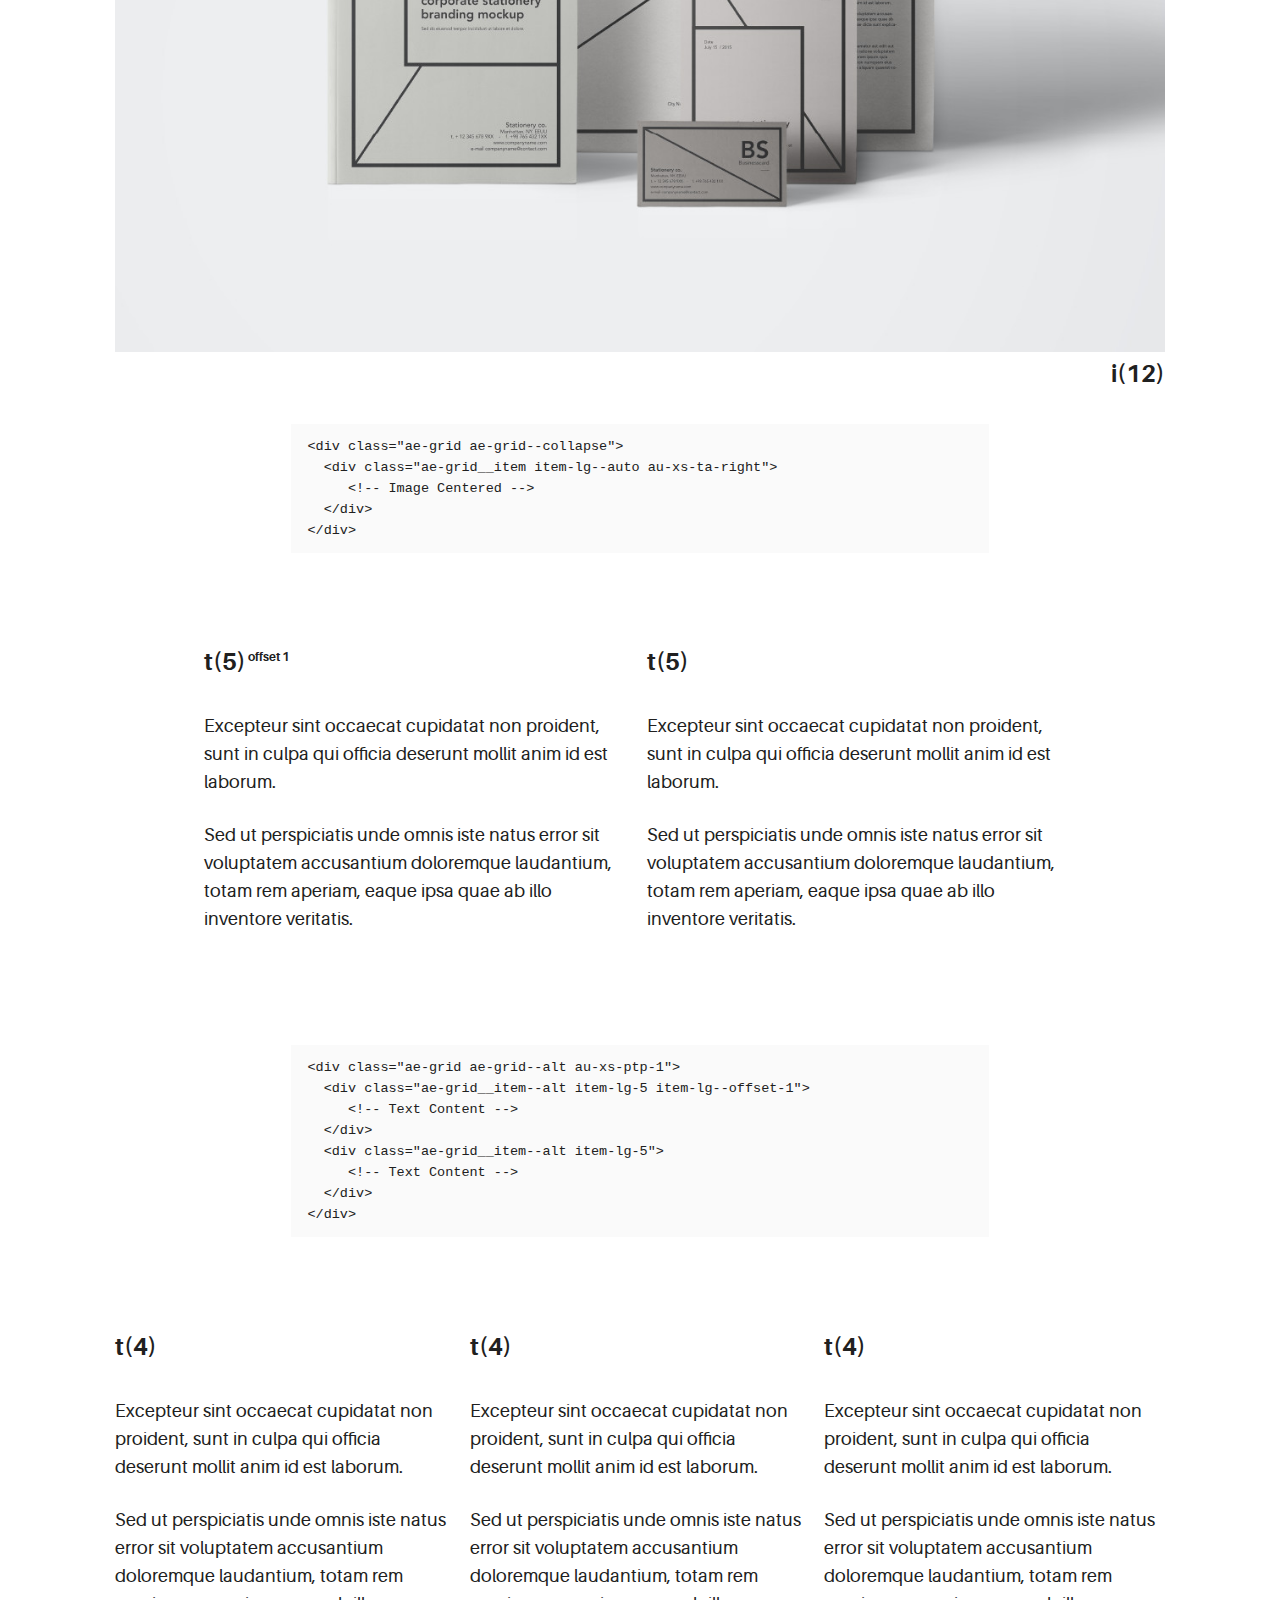
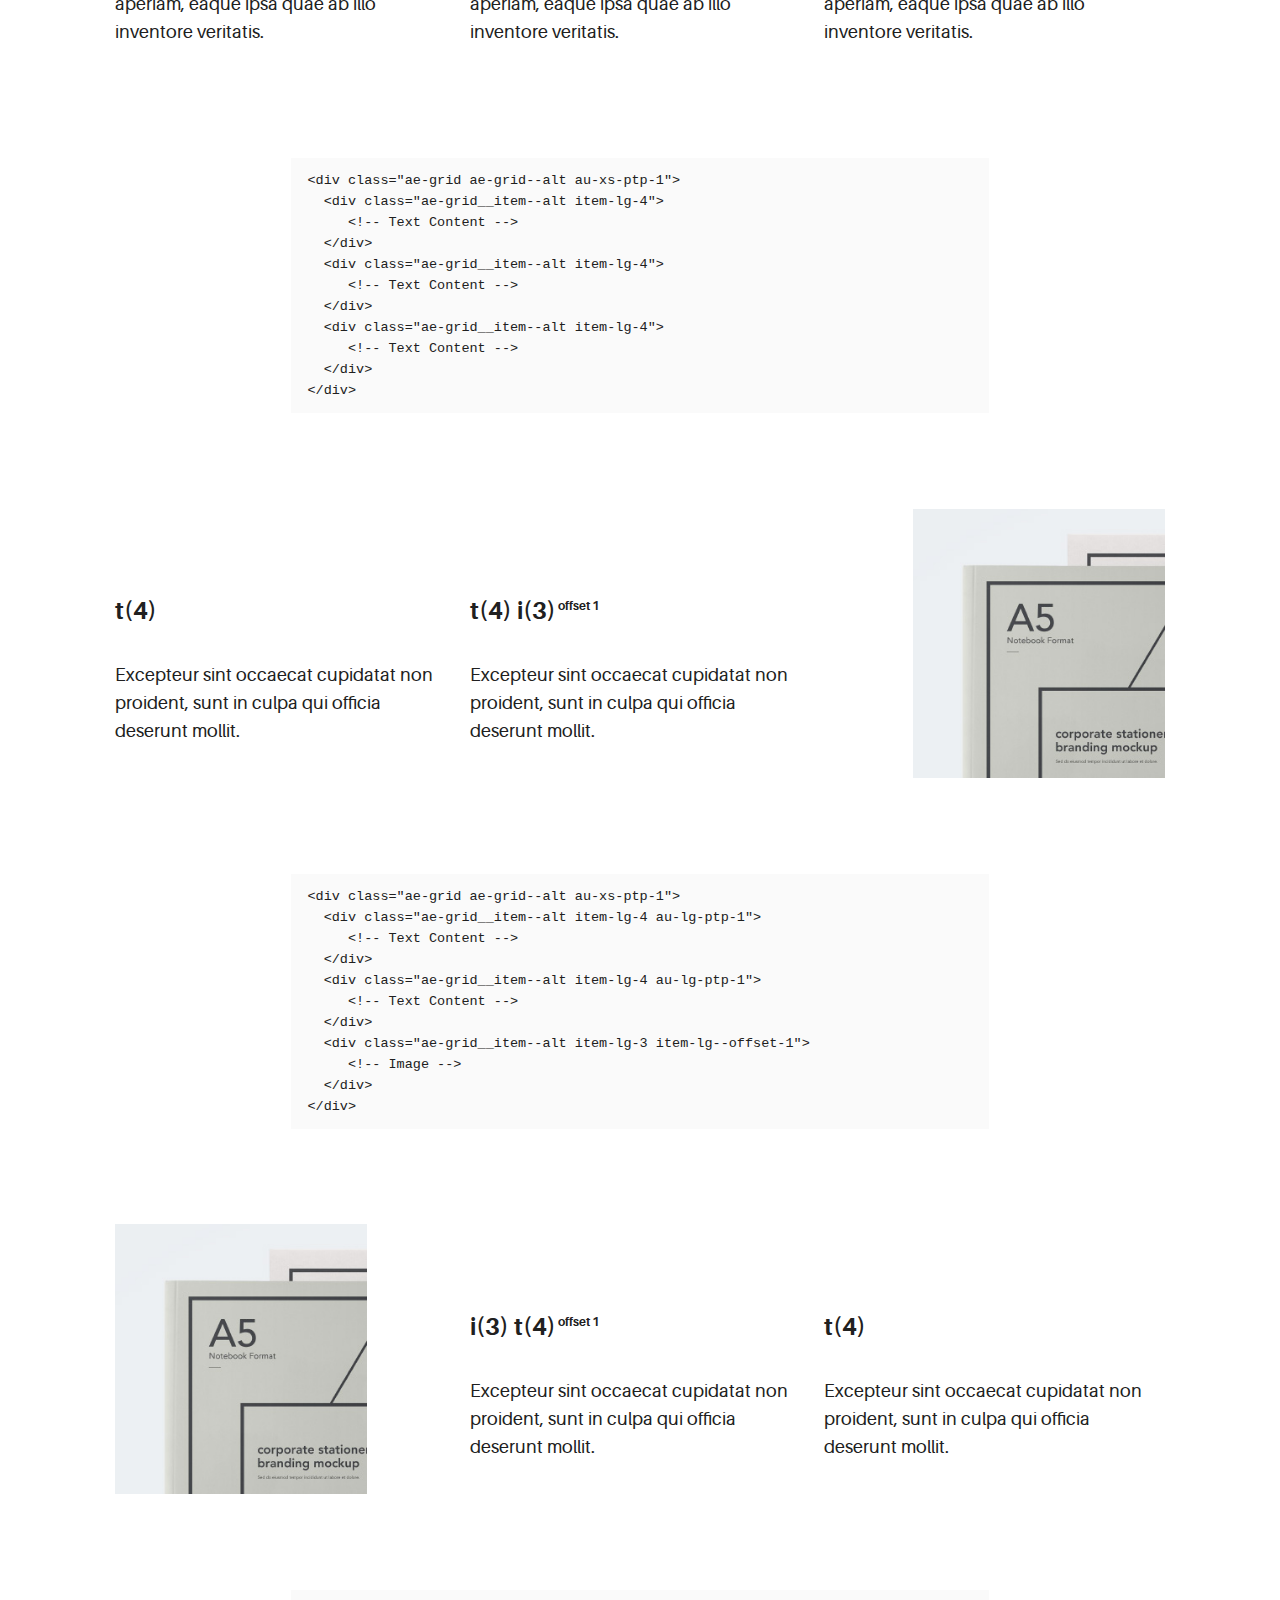
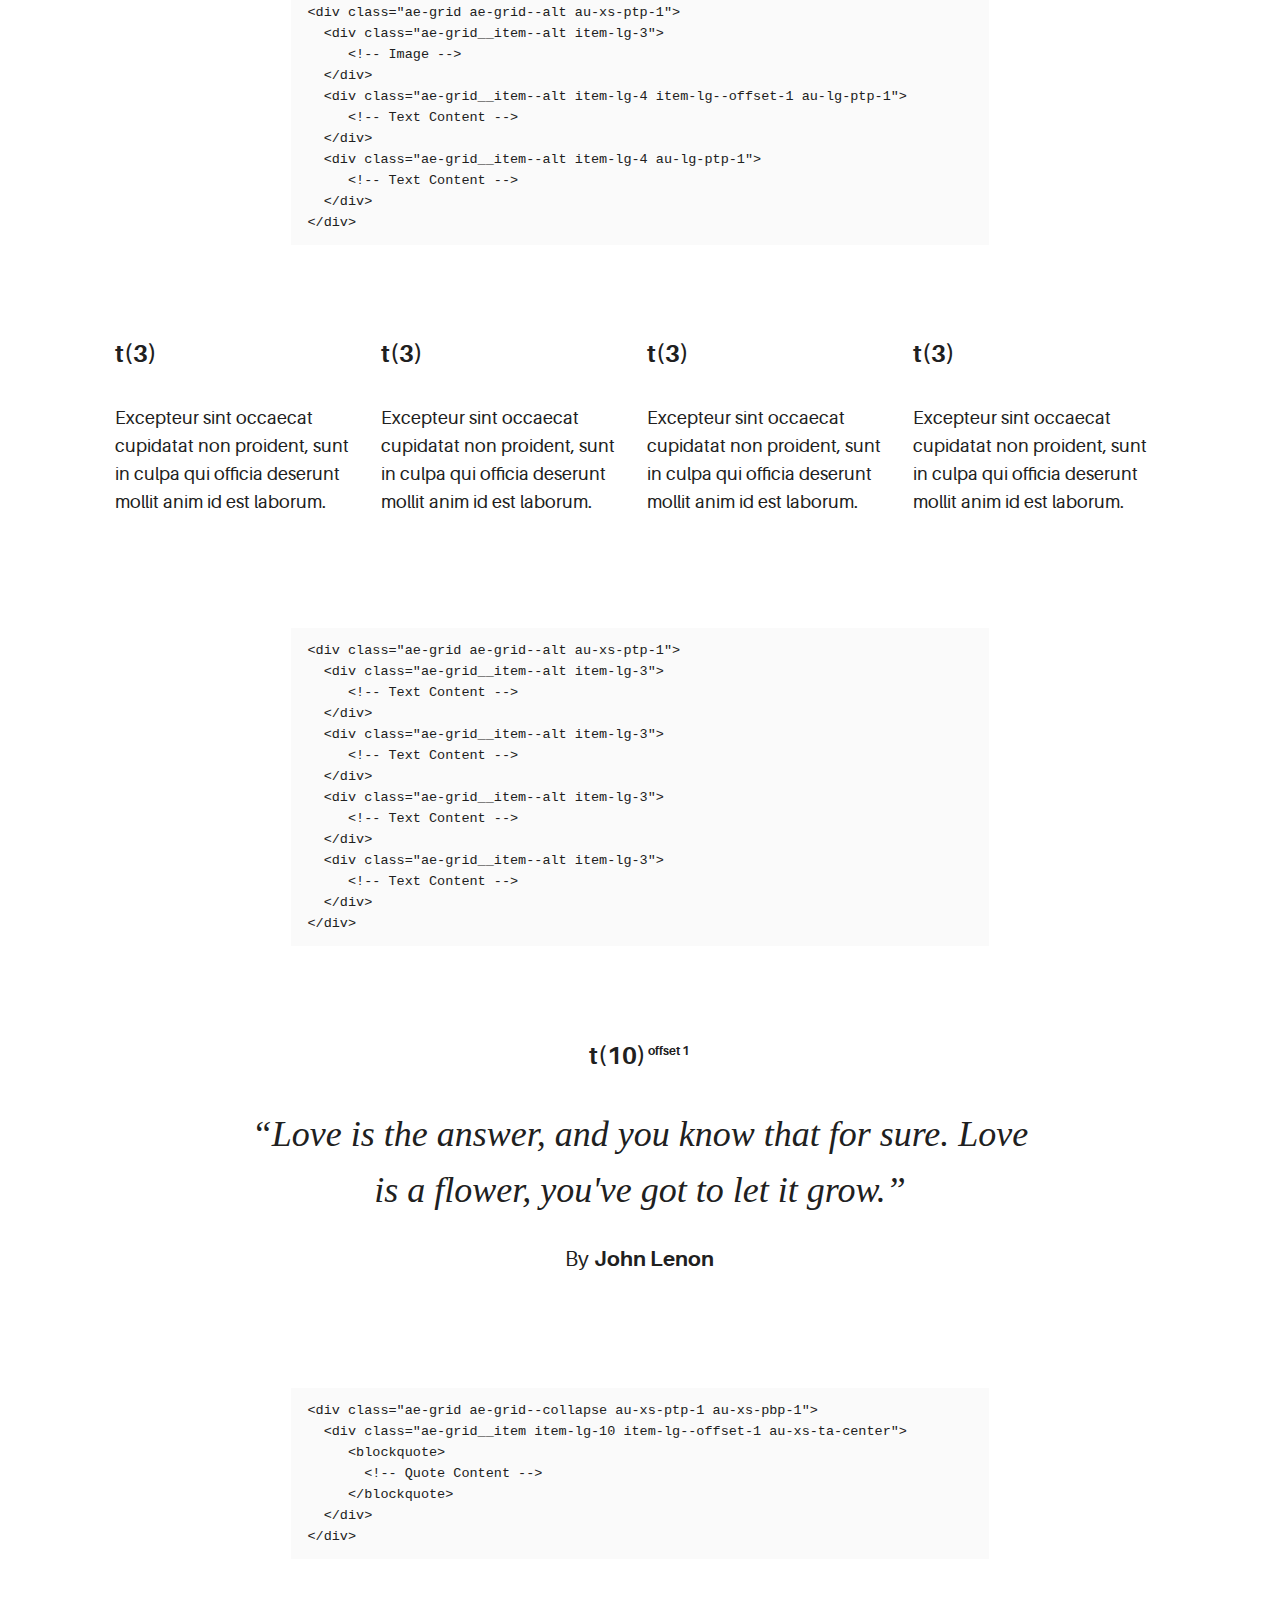
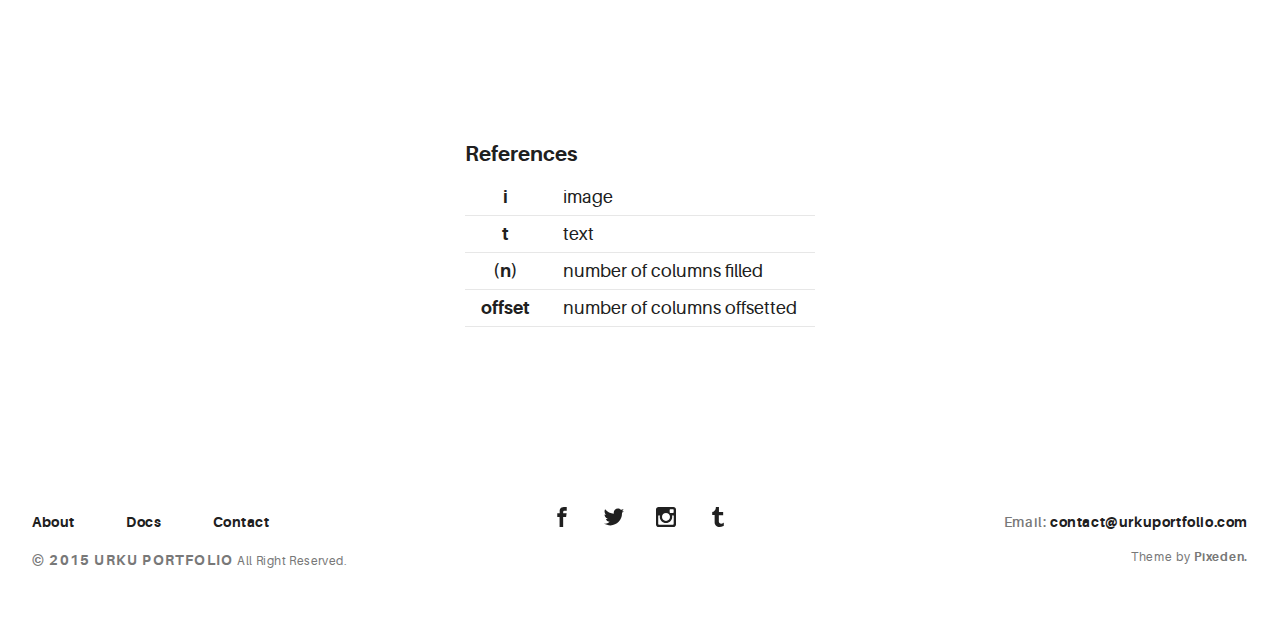
<file: design-styles.html>
<!DOCTYPE html>
<html>
  <head>
    <meta name="viewport" content="width=device-width, initial-scale=1.0">
    <meta charset="UTF-8">
    <title>Urku Portfolio :: Pixeden</title>
    <link rel="icon" type="image/svg+xml" href="assets/img/urku-ico.svg">
    <link rel="stylesheet" href="assets/css/aurora-pack.min.css">
    <link rel="stylesheet" href="assets/css/aurora-theme-base.min.css">
    <link rel="stylesheet" href="assets/css/urku.css">
  </head>
  <body class="top-fixed">
    <header class="ae-container-fluid ae-container-fluid--full rk-header ">
      <input type="checkbox" id="mobile-menu" class="rk-mobile-menu">
      <label for="mobile-menu">
        <svg>
          <use xlink:href="assets/img/symbols.svg#bar"></use>
        </svg>
        <svg>
          <use xlink:href="assets/img/symbols.svg#bar"></use>
        </svg>
        <svg>
          <use xlink:href="assets/img/symbols.svg#bar"></use>
        </svg>
      </label>
      <div class="ae-container-fluid rk-topbar">
        <h1 class="rk-logo"><a href="index.html">urku portfolio<sup>tm</sup></a></h1>
        <nav class="rk-navigation">
          <ul class="rk-menu">
            <li class="rk-menu__item"><a href="index.html" class="rk-menu__link">Home</a>
            </li>
            <li class="rk-menu__item"><a href="portfolio.html" class="rk-menu__link">Portfolio</a>
              <nav class="rk-menu__sub">
                <ul class="rk-container">
                  <li class="rk-menu__item"><a href="portfolio.html" class="rk-menu__link">Flex</a></li>
                  <li class="rk-menu__item"><a href="portfolio-alt.html" class="rk-menu__link">Switch</a></li>
                  <li class="rk-menu__item"><a href="portfolio-raw.html" class="rk-menu__link">Static</a></li>
                  <li class="rk-menu__item"><a href="portfolio-masonry.html" class="rk-menu__link">Masonry</a></li>
                </ul>
              </nav>
            </li>
            <li class="rk-menu__item"><a href="blog.html" class="rk-menu__link">Blog</a>
            </li>
            <li class="active rk-menu__item"><a href="#0" class="rk-menu__link">Pages</a>
              <nav class="rk-menu__sub">
                <ul class="rk-container">
                  <li class="rk-menu__item"><a href="about.html" class="rk-menu__link">About</a></li>
                  <li class="rk-menu__item"><a href="documentation.html" class="rk-menu__link">Documentation</a></li>
                  <li class="rk-menu__item"><a href="design-styles.html" class="rk-menu__link">Design Styles</a></li>
                </ul>
              </nav>
            </li>
            <li class="rk-menu__item"><a href="contact.html" class="rk-menu__link">Contact Us</a>
            </li>
          </ul>
          <form class="rk-search">
            <input type="text" placeholder="Search" id="urku-search" class="rk-search-field">
            <label for="urku-search">
              <svg>
                <use xlink:href="assets/img/symbols.svg#icon-search"></use>
              </svg>
            </label>
          </form>
        </nav>
      </div>
    </header>
    <section class="ae-container-fluid ae-container-fluid--full rk-main">
      <div class="item-inside__meta">
        <h1 class="ae-u-bolder rk-portfolio-title ">Urku Inner Pages</h1>
        <p class="ae-theta rk-portfolio-category ">Design Styles</p>
      </div>
      <div class="ae-container-fluid ae-container-fluid--inner">
        <div class="ae-grid ae-grid--collapse au-xs-ptp-1">
          <div class="ae-grid__item item-lg-5 au-lg-ptp-1">
            <h4 class="ae-u-bolder">t(5) | i(6)<sup class="ae-mi"> offset 1</sup></h4>
            <p>A series of essential stationery format to showcase your branding projects. </p>
            <p>It includes a A6 flyer, A5 folder, A4 horizontal paper and a business card mockup. You can easily put your own graphics and create a new layout according to your needs.</p>
          </div>
          <div class="ae-grid__item item-lg-6 item-lg--offset-1"><img src="assets/img/inner-1.jpg" alt="Urku Portfolio"></div>
        </div>
        <div class="ae-grid au-xs-ptp-1">
          <div class="ae-grid__item item-lg-8 item-lg--offset-2">
            <pre><code>&lt;div class=&quot;ae-grid ae-grid--collapse&quot;&gt; 
  &lt;div class=&quot;ae-grid__item item-lg-5 au-lg-ptp-1&quot;&gt;
     &lt;!-- Text content --&gt;
  &lt;/div&gt;
  &lt;div class=&quot;ae-grid__item item-lg-6 item-lg--offset-1&quot;&gt;
     &lt;!-- Image --&gt;
  &lt;/div&gt;
&lt;/div&gt;</code></pre>
          </div>
        </div>
        <div class="ae-grid ae-grid--collapse au-xs-ptp-1">
          <div class="ae-grid__item item-lg-6"><img src="assets/img/inner-1.jpg" alt="Urku Portfolio"></div>
          <div class="ae-grid__item item-lg-5 au-lg-ptp-1 item-lg--offset-1">
            <h4 class="ae-u-bolder">i(6) | t(5)<sup class="ae-mi"> offset 1</sup></h4>
            <p>A series of essential stationery format to showcase your branding projects. </p>
            <p>It includes a A6 flyer, A5 folder, A4 horizontal paper and a business card mockup. You can easily put your own graphics and create a new layout according to your needs.</p>
          </div>
        </div>
        <div class="ae-grid au-xs-ptp-1">
          <div class="ae-grid__item item-lg-8 item-lg--offset-2">
            <pre><code>&lt;div class=&quot;ae-grid ae-grid--collapse&quot;&gt; 
  &lt;div class=&quot;ae-grid__item item-lg-6&quot;&gt;
     &lt;!-- Image --&gt;
  &lt;/div&gt;
  &lt;div class=&quot;ae-grid__item item-lg-5 au-lg-ptp-1 item-lg--offset-1&quot;&gt;
     &lt;!-- Text content --&gt;
  &lt;/div&gt;
&lt;/div&gt;</code></pre>
          </div>
        </div>
        <div class="ae-grid ae-grid--collapse au-xs-ptp-1">
          <div class="ae-grid__item item-lg-7 au-lg-ptp-1">
            <h4 class="ae-u-bolder">t(7) | i(4)<sup class="ae-mi"> offset 1</sup></h4>
            <p>A series of essential stationery format to showcase your branding projects. </p>
            <p>It includes a A6 flyer, A5 folder, A4 horizontal paper and a business card mockup. You can easily put your own graphics and create a new layout according to your needs.</p>
          </div>
          <div class="ae-grid__item item-lg-4 item-lg--offset-1"><img src="assets/img/inner-1.jpg" alt="Urku Portfolio"></div>
        </div>
        <div class="ae-grid au-xs-ptp-1">
          <div class="ae-grid__item item-lg-8 item-lg--offset-2">
            <pre><code>&lt;div class=&quot;ae-grid ae-grid--collapse&quot;&gt; 
  &lt;div class=&quot;ae-grid__item item-lg-7 au-lg-ptp-1&quot;&gt;
     &lt;!-- Text content --&gt;
  &lt;/div&gt;
  &lt;div class=&quot;ae-grid__item item-lg-4 item-lg--offset-1&quot;&gt;
     &lt;!-- Image --&gt;
  &lt;/div&gt;
&lt;/div&gt;</code></pre>
          </div>
        </div>
        <div class="ae-grid ae-grid--collapse au-xs-ptp-1">
          <div class="ae-grid__item item-lg-8"><img src="assets/img/inner-1.jpg" alt="Urku Portfolio"></div>
          <div class="ae-grid__item item-lg-3 item-lg--offset-1 au-lg-ptp-1">
            <h4 class="ae-u-bolder">i(8) | t(3)<sup class="ae-mi"> offset 1</sup></h4>
            <p>Lorem ipsum dolor sit amet, consectetur adipiscing elit, sed do eiusmod tempor incididunt ut labore et dolore magna aliqua. </p>
            <p>Ut enim ad minim veniam, quis nostrud exercitation ullamco laboris nisi ut aliquip ex ea commodo consequat. Duis aute irure dolor in reprehenderit in voluptate velit esse cillum dolore eu fugiat nulla pariatur. </p>
          </div>
        </div>
        <div class="ae-grid au-xs-ptp-1">
          <div class="ae-grid__item item-lg-8 item-lg--offset-2">
            <pre><code>&lt;div class=&quot;ae-grid ae-grid--collapse&quot;&gt; 
  &lt;div class=&quot;ae-grid__item item-lg-8&quot;&gt;
     &lt;!-- Image --&gt;
  &lt;/div&gt;
  &lt;div class=&quot;ae-grid__item item-lg-3 item-lg--offset-1 au-lg-ptp-1&quot;&gt;
     &lt;!-- Text content --&gt;
  &lt;/div&gt;
&lt;/div&gt;</code></pre>
          </div>
        </div>
        <div class="ae-grid ae-grid--collapse au-xs-ptp-1 au-xs-pbp-1">
          <div class="ae-grid__item item-lg-8 item-lg--offset-2">
            <h4 class="ae-u-bolder">t(8)<sup class="ae-mi"> offset 2</sup></h4>
            <p class="ae-eta">Excepteur sint occaecat cupidatat non proident, sunt in culpa qui officia deserunt mollit anim id est laborum.</p>
            <p class="ae-eta">Sed ut perspiciatis unde omnis iste natus error sit voluptatem accusantium doloremque laudantium, totam rem aperiam, eaque ipsa quae ab illo inventore veritatis.</p>
          </div>
        </div>
        <div class="ae-grid">
          <div class="ae-grid__item item-lg-8 item-lg--offset-2">
            <pre><code>&lt;div class=&quot;ae-grid ae-grid--collapse au-xs-ptp-1 au-xs-pbp-1&quot;&gt; 
  &lt;div class=&quot;ae-grid__item item-lg-8.item-lg--offset-2&quot;&gt;
     &lt;!-- Text Centered --&gt;
  &lt;/div&gt;
&lt;/div&gt;</code></pre>
          </div>
        </div>
        <div class="ae-grid ae-grid--collapse au-xs-ptp-1">
          <div class="ae-grid__item item-lg--auto au-xs-ta-right"><img src="assets/img/project-1.jpg" alt="Urku Portfolio">
            <h4 class="ae-u-bolder">i(12)</h4>
          </div>
        </div>
        <div class="ae-grid">
          <div class="ae-grid__item item-lg-8 item-lg--offset-2">
            <pre><code>&lt;div class=&quot;ae-grid ae-grid--collapse&quot;&gt; 
  &lt;div class=&quot;ae-grid__item item-lg--auto au-xs-ta-right&quot;&gt;
     &lt;!-- Image Centered --&gt;
  &lt;/div&gt;
&lt;/div&gt;</code></pre>
          </div>
        </div>
        <div class="ae-grid ae-grid--alt au-xs-ptp-1">
          <div class="ae-grid__item--alt item-lg-5 item-lg--offset-1">
            <h4 class="ae-u-bolder">t(5)<sup class="ae-mi"> offset 1</sup></h4>
            <p>Excepteur sint occaecat cupidatat non proident, sunt in culpa qui officia deserunt mollit anim id est laborum.</p>
            <p>Sed ut perspiciatis unde omnis iste natus error sit voluptatem accusantium doloremque laudantium, totam rem aperiam, eaque ipsa quae ab illo inventore veritatis.</p>
          </div>
          <div class="ae-grid__item--alt item-lg-5">
            <h4 class="ae-u-bolder">t(5)</h4>
            <p>Excepteur sint occaecat cupidatat non proident, sunt in culpa qui officia deserunt mollit anim id est laborum.</p>
            <p>Sed ut perspiciatis unde omnis iste natus error sit voluptatem accusantium doloremque laudantium, totam rem aperiam, eaque ipsa quae ab illo inventore veritatis.</p>
          </div>
        </div>
        <div class="ae-grid au-xs-ptp-1">
          <div class="ae-grid__item item-lg-8 item-lg--offset-2">
            <pre><code>&lt;div class=&quot;ae-grid ae-grid--alt au-xs-ptp-1&quot;&gt; 
  &lt;div class=&quot;ae-grid__item--alt item-lg-5 item-lg--offset-1&quot;&gt;
     &lt;!-- Text Content --&gt;
  &lt;/div&gt;
  &lt;div class=&quot;ae-grid__item--alt item-lg-5&quot;&gt;
     &lt;!-- Text Content --&gt;
  &lt;/div&gt;
&lt;/div&gt;</code></pre>
          </div>
        </div>
        <div class="ae-grid ae-grid--alt au-xs-ptp-1">
          <div class="ae-grid__item--alt item-lg-4">
            <h4 class="ae-u-bolder">t(4)</h4>
            <p>Excepteur sint occaecat cupidatat non proident, sunt in culpa qui officia deserunt mollit anim id est laborum.</p>
            <p>Sed ut perspiciatis unde omnis iste natus error sit voluptatem accusantium doloremque laudantium, totam rem aperiam, eaque ipsa quae ab illo inventore veritatis.</p>
          </div>
          <div class="ae-grid__item--alt item-lg-4">
            <h4 class="ae-u-bolder">t(4)</h4>
            <p>Excepteur sint occaecat cupidatat non proident, sunt in culpa qui officia deserunt mollit anim id est laborum.</p>
            <p>Sed ut perspiciatis unde omnis iste natus error sit voluptatem accusantium doloremque laudantium, totam rem aperiam, eaque ipsa quae ab illo inventore veritatis.</p>
          </div>
          <div class="ae-grid__item--alt item-lg-4">
            <h4 class="ae-u-bolder">t(4)</h4>
            <p>Excepteur sint occaecat cupidatat non proident, sunt in culpa qui officia deserunt mollit anim id est laborum.</p>
            <p>Sed ut perspiciatis unde omnis iste natus error sit voluptatem accusantium doloremque laudantium, totam rem aperiam, eaque ipsa quae ab illo inventore veritatis.</p>
          </div>
        </div>
        <div class="ae-grid au-xs-ptp-1">
          <div class="ae-grid__item item-lg-8 item-lg--offset-2">
            <pre><code>&lt;div class=&quot;ae-grid ae-grid--alt au-xs-ptp-1&quot;&gt; 
  &lt;div class=&quot;ae-grid__item--alt item-lg-4&quot;&gt;
     &lt;!-- Text Content --&gt;
  &lt;/div&gt;
  &lt;div class=&quot;ae-grid__item--alt item-lg-4&quot;&gt;
     &lt;!-- Text Content --&gt;
  &lt;/div&gt;
  &lt;div class=&quot;ae-grid__item--alt item-lg-4&quot;&gt;
     &lt;!-- Text Content --&gt;
  &lt;/div&gt;
&lt;/div&gt;</code></pre>
          </div>
        </div>
        <div class="ae-grid ae-grid--alt au-xs-ptp-1">
          <div class="ae-grid__item--alt item-lg-4 au-lg-ptp-1">
            <h4 class="ae-u-bolder">t(4)</h4>
            <p>Excepteur sint occaecat cupidatat non proident, sunt in culpa qui officia deserunt mollit.</p>
          </div>
          <div class="ae-grid__item--alt item-lg-4 au-lg-ptp-1">
            <h4 class="ae-u-bolder">t(4) i(3)<sup class="ae-mi"> offset 1</sup></h4>
            <p>Excepteur sint occaecat cupidatat non proident, sunt in culpa qui officia deserunt mollit.</p>
          </div>
          <div class="ae-grid__item--alt item-lg-3 item-lg--offset-1"><img src="assets/img/inner-4.jpg" alt="Urku Portfolio"></div>
        </div>
        <div class="ae-grid au-xs-ptp-1">
          <div class="ae-grid__item item-lg-8 item-lg--offset-2">
            <pre><code>&lt;div class=&quot;ae-grid ae-grid--alt au-xs-ptp-1&quot;&gt; 
  &lt;div class=&quot;ae-grid__item--alt item-lg-4 au-lg-ptp-1&quot;&gt;
     &lt;!-- Text Content --&gt;
  &lt;/div&gt;
  &lt;div class=&quot;ae-grid__item--alt item-lg-4 au-lg-ptp-1&quot;&gt;
     &lt;!-- Text Content --&gt;
  &lt;/div&gt;
  &lt;div class=&quot;ae-grid__item--alt item-lg-3 item-lg--offset-1&quot;&gt;
     &lt;!-- Image --&gt;
  &lt;/div&gt;
&lt;/div&gt;</code></pre>
          </div>
        </div>
        <div class="ae-grid ae-grid--alt au-xs-ptp-1">
          <div class="ae-grid__item--alt item-lg-3"><img src="assets/img/inner-4.jpg" alt="Urku Portfolio"></div>
          <div class="ae-grid__item--alt item-lg-4 item-lg--offset-1 au-lg-ptp-1">
            <h4 class="ae-u-bolder">i(3) t(4)<sup class="ae-mi"> offset 1 </sup></h4>
            <p>Excepteur sint occaecat cupidatat non proident, sunt in culpa qui officia deserunt mollit.</p>
          </div>
          <div class="ae-grid__item--alt item-lg-4 au-lg-ptp-1">
            <h4 class="ae-u-bolder">t(4)</h4>
            <p>Excepteur sint occaecat cupidatat non proident, sunt in culpa qui officia deserunt mollit.</p>
          </div>
        </div>
        <div class="ae-grid au-xs-ptp-1">
          <div class="ae-grid__item item-lg-8 item-lg--offset-2">
            <pre><code>&lt;div class=&quot;ae-grid ae-grid--alt au-xs-ptp-1&quot;&gt; 
  &lt;div class=&quot;ae-grid__item--alt item-lg-3&quot;&gt;
     &lt;!-- Image --&gt;
  &lt;/div&gt;
  &lt;div class=&quot;ae-grid__item--alt item-lg-4 item-lg--offset-1 au-lg-ptp-1&quot;&gt;
     &lt;!-- Text Content --&gt;
  &lt;/div&gt;
  &lt;div class=&quot;ae-grid__item--alt item-lg-4 au-lg-ptp-1&quot;&gt;
     &lt;!-- Text Content --&gt;
  &lt;/div&gt;
&lt;/div&gt;</code></pre>
          </div>
        </div>
        <div class="ae-grid ae-grid--alt au-xs-ptp-1">
          <div class="ae-grid__item--alt item-lg-3">
            <h4 class="ae-u-bolder">t(3)</h4>
            <p>Excepteur sint occaecat cupidatat non proident, sunt in culpa qui officia deserunt mollit anim id est laborum.</p>
          </div>
          <div class="ae-grid__item--alt item-lg-3">
            <h4 class="ae-u-bolder">t(3)</h4>
            <p>Excepteur sint occaecat cupidatat non proident, sunt in culpa qui officia deserunt mollit anim id est laborum.</p>
          </div>
          <div class="ae-grid__item--alt item-lg-3">
            <h4 class="ae-u-bolder">t(3)</h4>
            <p>Excepteur sint occaecat cupidatat non proident, sunt in culpa qui officia deserunt mollit anim id est laborum.</p>
          </div>
          <div class="ae-grid__item--alt item-lg-3">
            <h4 class="ae-u-bolder">t(3)</h4>
            <p>Excepteur sint occaecat cupidatat non proident, sunt in culpa qui officia deserunt mollit anim id est laborum.</p>
          </div>
        </div>
        <div class="ae-grid au-xs-ptp-1">
          <div class="ae-grid__item item-lg-8 item-lg--offset-2">
            <pre><code>&lt;div class=&quot;ae-grid ae-grid--alt au-xs-ptp-1&quot;&gt; 
  &lt;div class=&quot;ae-grid__item--alt item-lg-3&quot;&gt;
     &lt;!-- Text Content --&gt;
  &lt;/div&gt;
  &lt;div class=&quot;ae-grid__item--alt item-lg-3&quot;&gt;
     &lt;!-- Text Content --&gt;
  &lt;/div&gt;
  &lt;div class=&quot;ae-grid__item--alt item-lg-3&quot;&gt;
     &lt;!-- Text Content --&gt;
  &lt;/div&gt;
  &lt;div class=&quot;ae-grid__item--alt item-lg-3&quot;&gt;
     &lt;!-- Text Content --&gt;
  &lt;/div&gt;
&lt;/div&gt;</code></pre>
          </div>
        </div>
        <div class="ae-grid ae-grid--collapse au-xs-ptp-1 au-xs-ptb-1">
          <div class="ae-grid__item item-lg-10 item-lg--offset-1 au-xs-ta-center">
            <h4 class="ae-u-bolder">t(10)<sup class="ae-mi"> offset 1 </sup></h4>
            <blockquote>
              <p class="ae-delta au-italic">“Love is the answer, and you know that for sure. Love is a flower, you've got to let it grow.”</p>
              <footer> 
                <p class="ae-theta">By <span class="ae-u-bolder">John Lenon</span></p>
              </footer>
            </blockquote>
          </div>
        </div>
        <div class="ae-grid au-xs-ptp-1">
          <div class="ae-grid__item item-lg-8 item-lg--offset-2">
            <pre><code>&lt;div class=&quot;ae-grid ae-grid--collapse au-xs-ptp-1 au-xs-pbp-1&quot;&gt; 
  &lt;div class=&quot;ae-grid__item item-lg-10 item-lg--offset-1 au-xs-ta-center&quot;&gt;
     &lt;blockquote&gt;
       &lt;!-- Quote Content --&gt;
     &lt;/blockquote&gt;
  &lt;/div&gt;
&lt;/div&gt;</code></pre>
          </div>
        </div>
        <div class="ae-grid ae-grid--collapse au-xs-ptp-2 au-xs-ptb-1">
          <div class="ae-grid__item item-lg-4 item-lg--offset-4">
            <h5 class="ae-u-bolder">References</h5>
            <table class="ae-table">
              <tbody>
                <tr>
                  <td class="au-xs-ta-center ae-u-bolder">i</td>
                  <td>image</td>
                </tr>
                <tr>
                  <td class="au-xs-ta-center ae-u-bolder">t</td>
                  <td>text</td>
                </tr>
                <tr>
                  <td class="au-xs-ta-center ae-u-bolder">(n)</td>
                  <td>number of columns filled</td>
                </tr>
                <tr>
                  <td class="au-xs-ta-center ae-u-bolder">offset</td>
                  <td>number of columns offsetted</td>
                </tr>
              </tbody>
            </table>
          </div>
        </div>
      </div>
    </section>
    <footer class="ae-container-fluid rk-footer ">
      <div class="ae-grid ae-grid--collapse">
        <div class="ae-grid__item item-lg-4 au-xs-ta-center au-lg-ta-left">
          <ul class="rk-menu rk-footer-menu">
            <li class="rk-menu__item"><a href="about.html" class="rk-menu__link">About</a>
            </li>
            <li class="rk-menu__item"><a href="documentation.html" class="rk-menu__link">Docs</a>
            </li>
            <li class="rk-menu__item"><a href="contact.html" class="rk-menu__link">Contact</a>
            </li>
          </ul>
          <p class="rk-footer__text rk-footer__copy "> <span class="ae-u-bold">© </span><span class="ae-u-bolder">2015 URKU PORTFOLIO </span>All Right Reserved.</p>
        </div>
        <div class="ae-grid__item item-lg-4 au-xs-ta-center"><a href="#0" class="rk-social-btn ">
            <svg>
              <use xlink:href="assets/img/symbols.svg#icon-facebook"></use>
            </svg></a><a href="#0" class="rk-social-btn ">
            <svg>
              <use xlink:href="assets/img/symbols.svg#icon-twitter"></use>
            </svg></a><a href="#0" class="rk-social-btn ">
            <svg>
              <use xlink:href="assets/img/symbols.svg#icon-pinterest"></use>
            </svg></a><a href="#0" class="rk-social-btn ">
            <svg>
              <use xlink:href="assets/img/symbols.svg#icon-tumblr"></use>
            </svg></a></div>
        <div class="ae-grid__item item-lg-4 au-xs-ta-center au-lg-ta-right">
          <p class="rk-footer__text rk-footer__contact "> <span class="ae-u-bold">Email: </span><span class="ae-u-bolder"> <a href="#0" class="rk-dark-color ">contact@urkuportfolio.com </a></span></p>
          <p class="rk-footer__text rk-footer__by">Theme by <a href="http://pixeden.com" class="ae-u-bolder">Pixeden.</a></p>
        </div>
      </div>
    </footer>
    <script src="assets/js/svg4everybody.min.js"></script>
    <script>svg4everybody();</script>
    <script src="assets/js/main.min.js"></script>
    <script>
      //- Select Code
      var pres = document.querySelectorAll('pre');
      [].slice.call(pres).forEach(function(elem, index){
        pres[index].addEventListener('click', function(){
          SelectText(this)
        })
      })
    </script>
  </body>
</html>
</file>
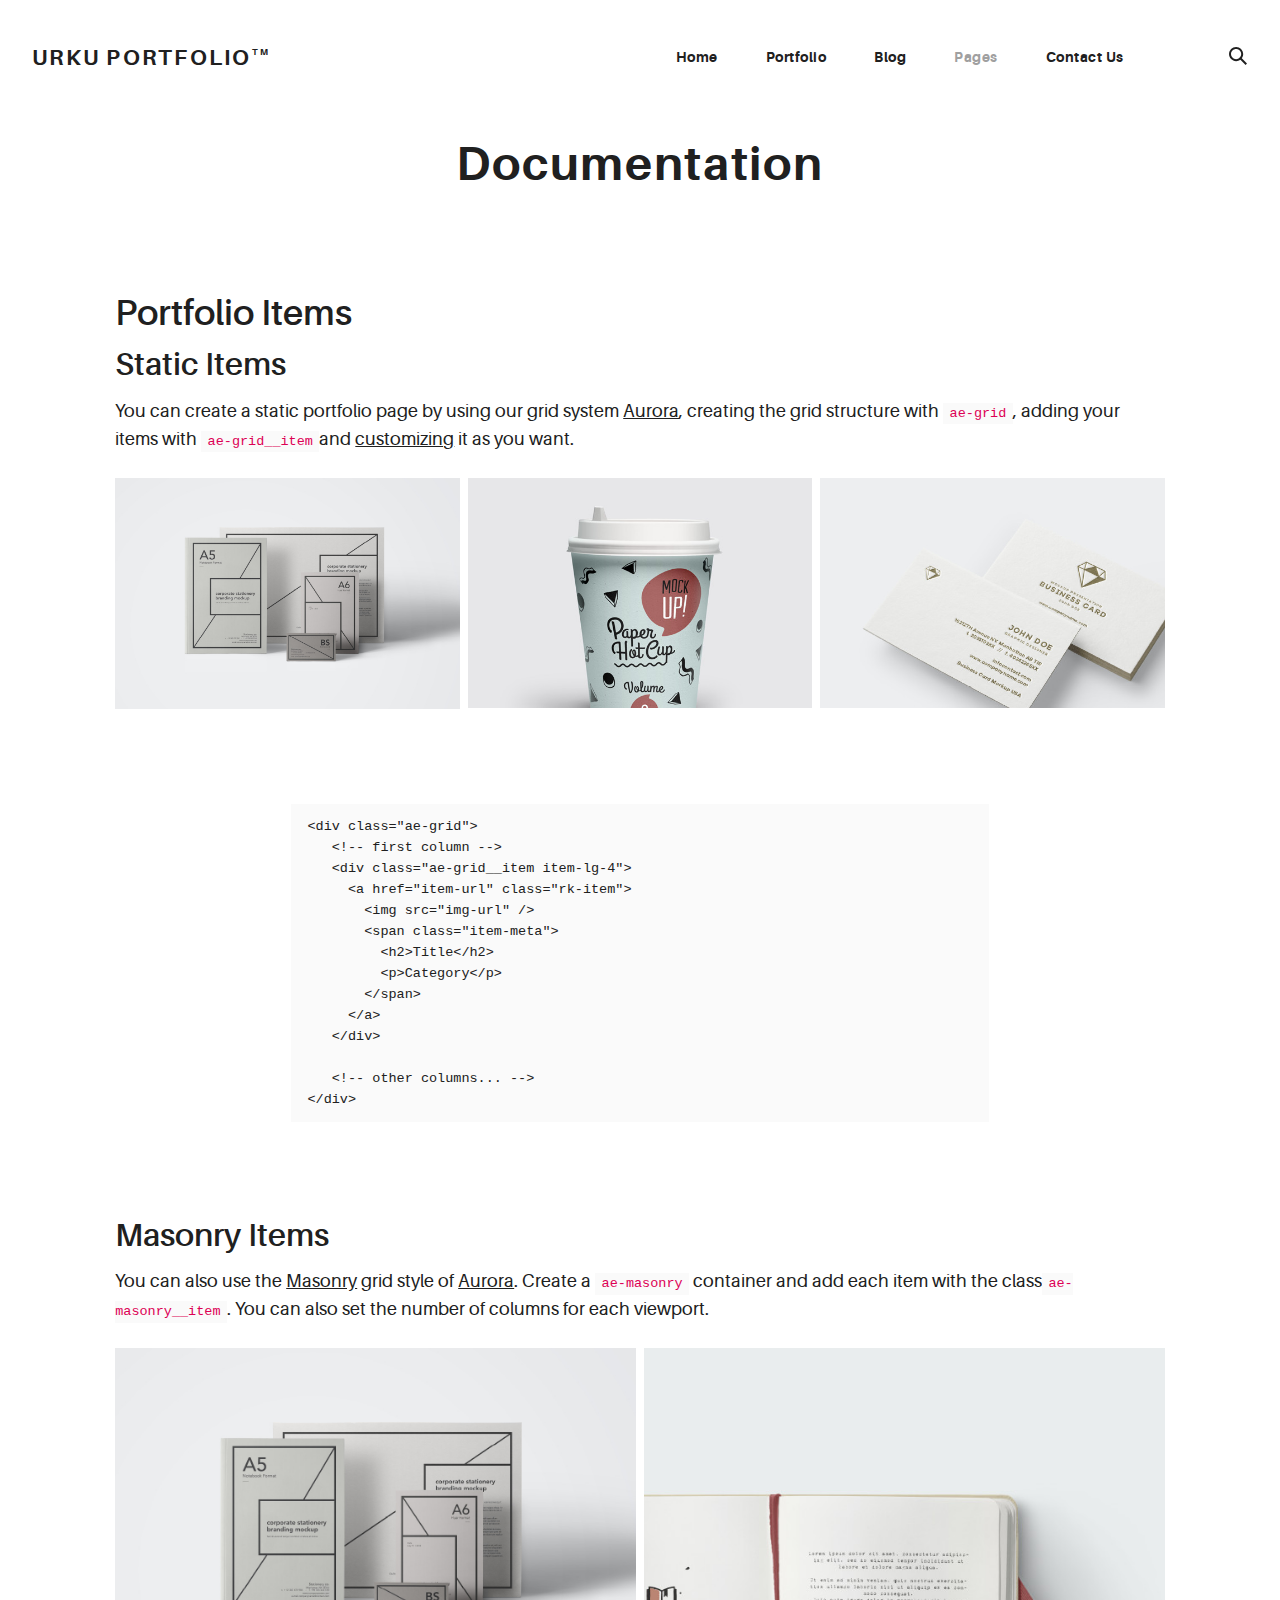
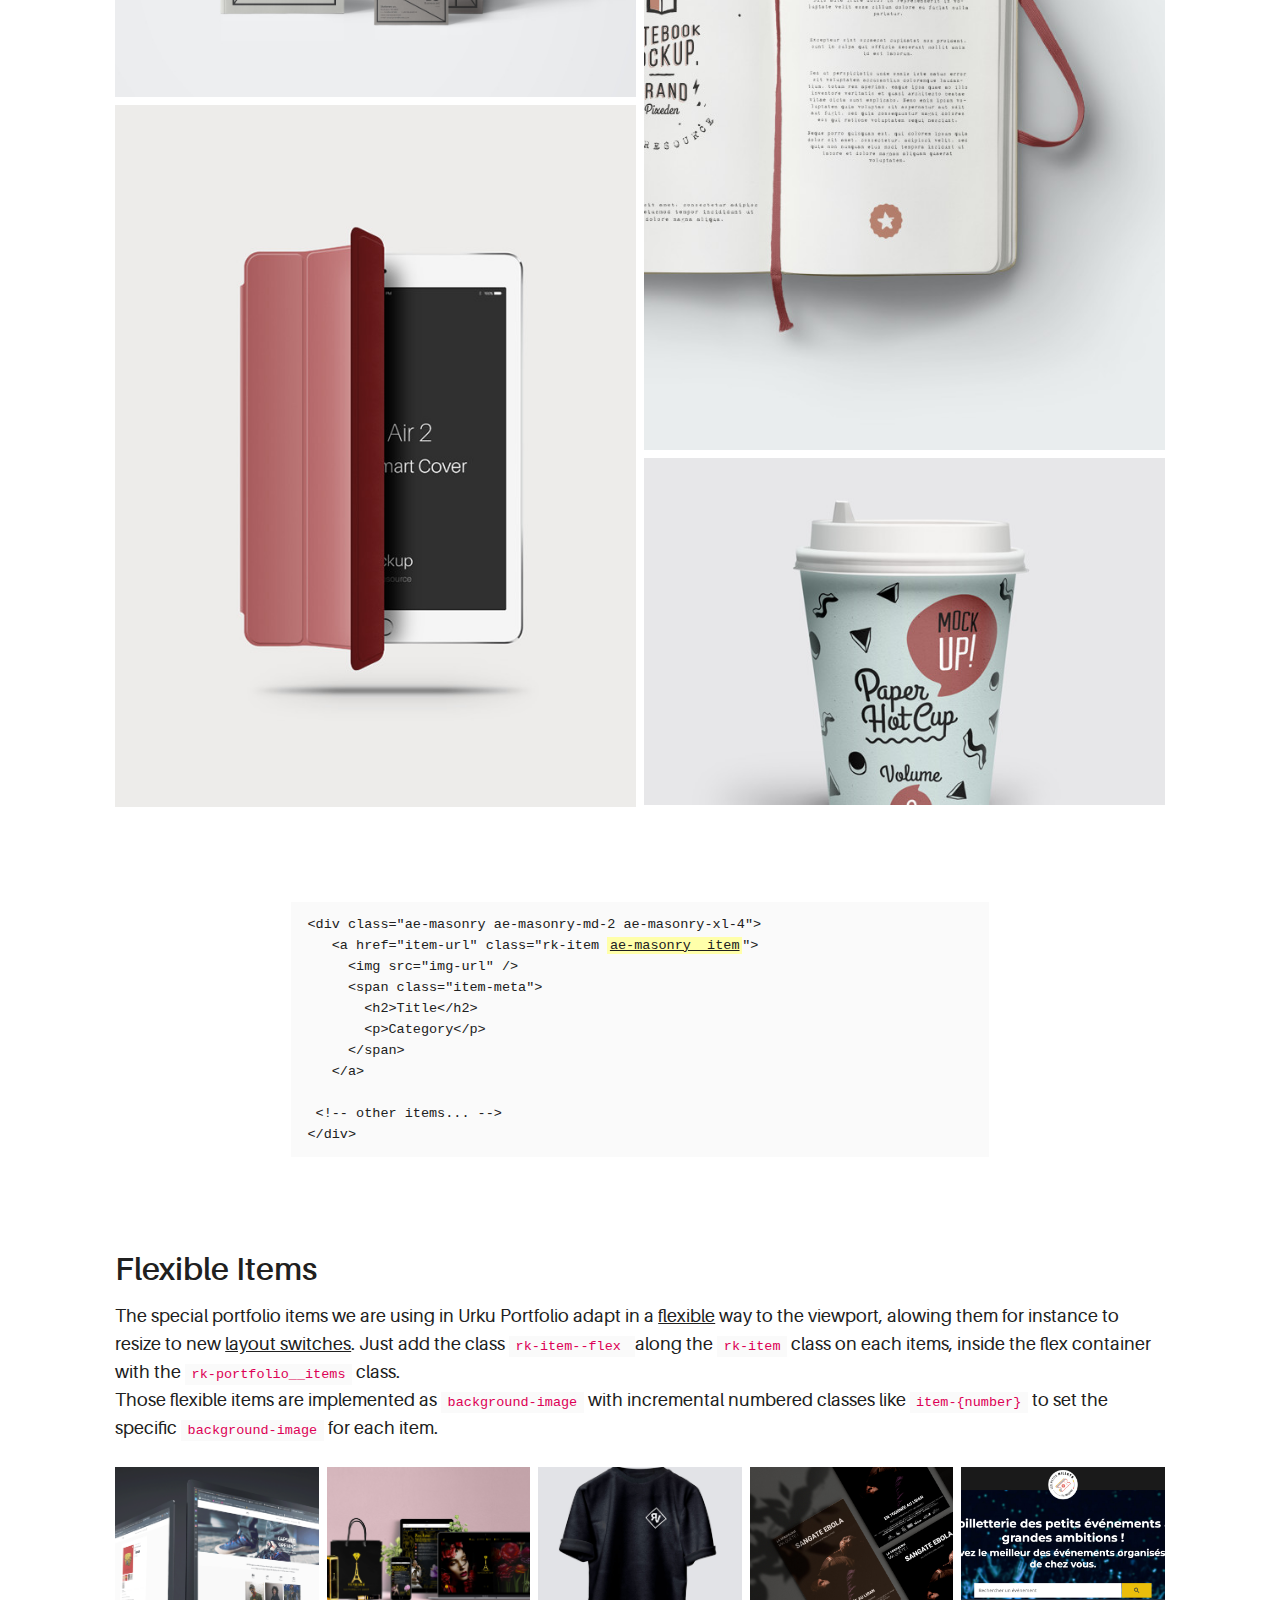
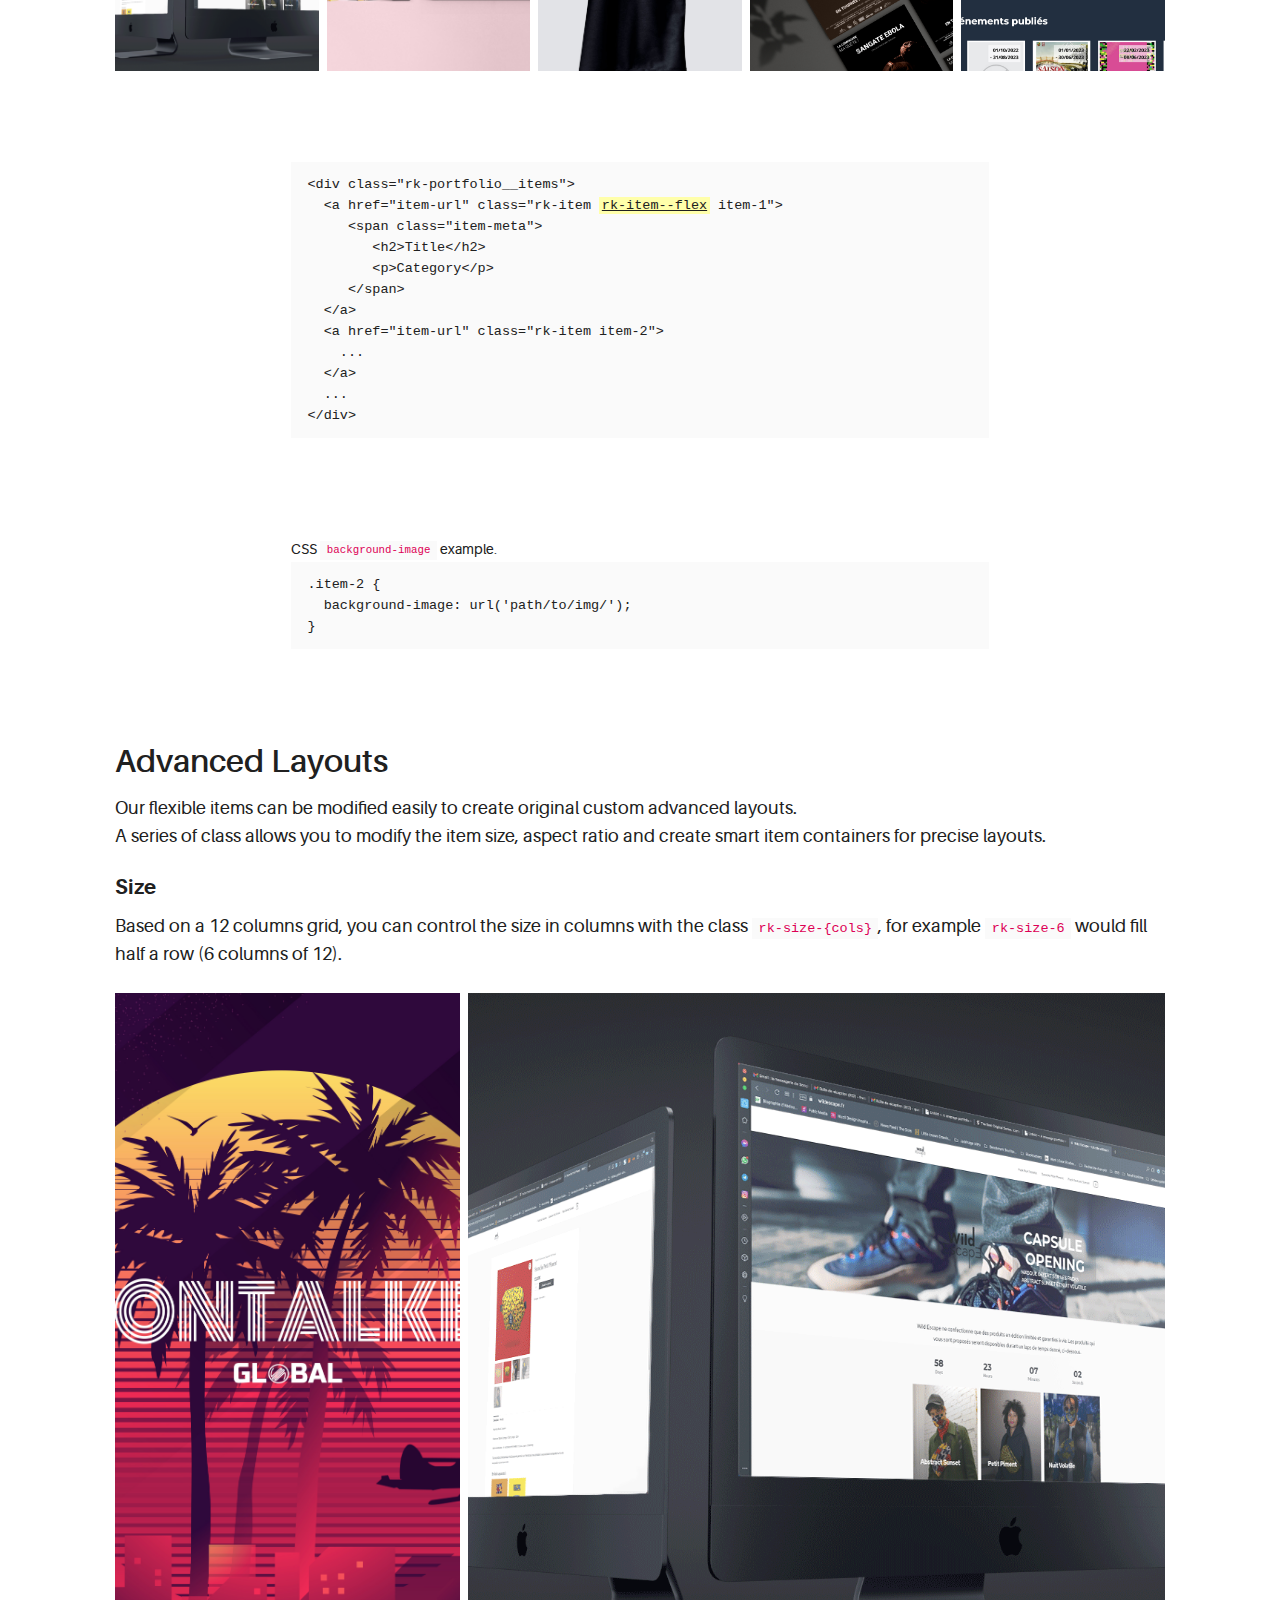
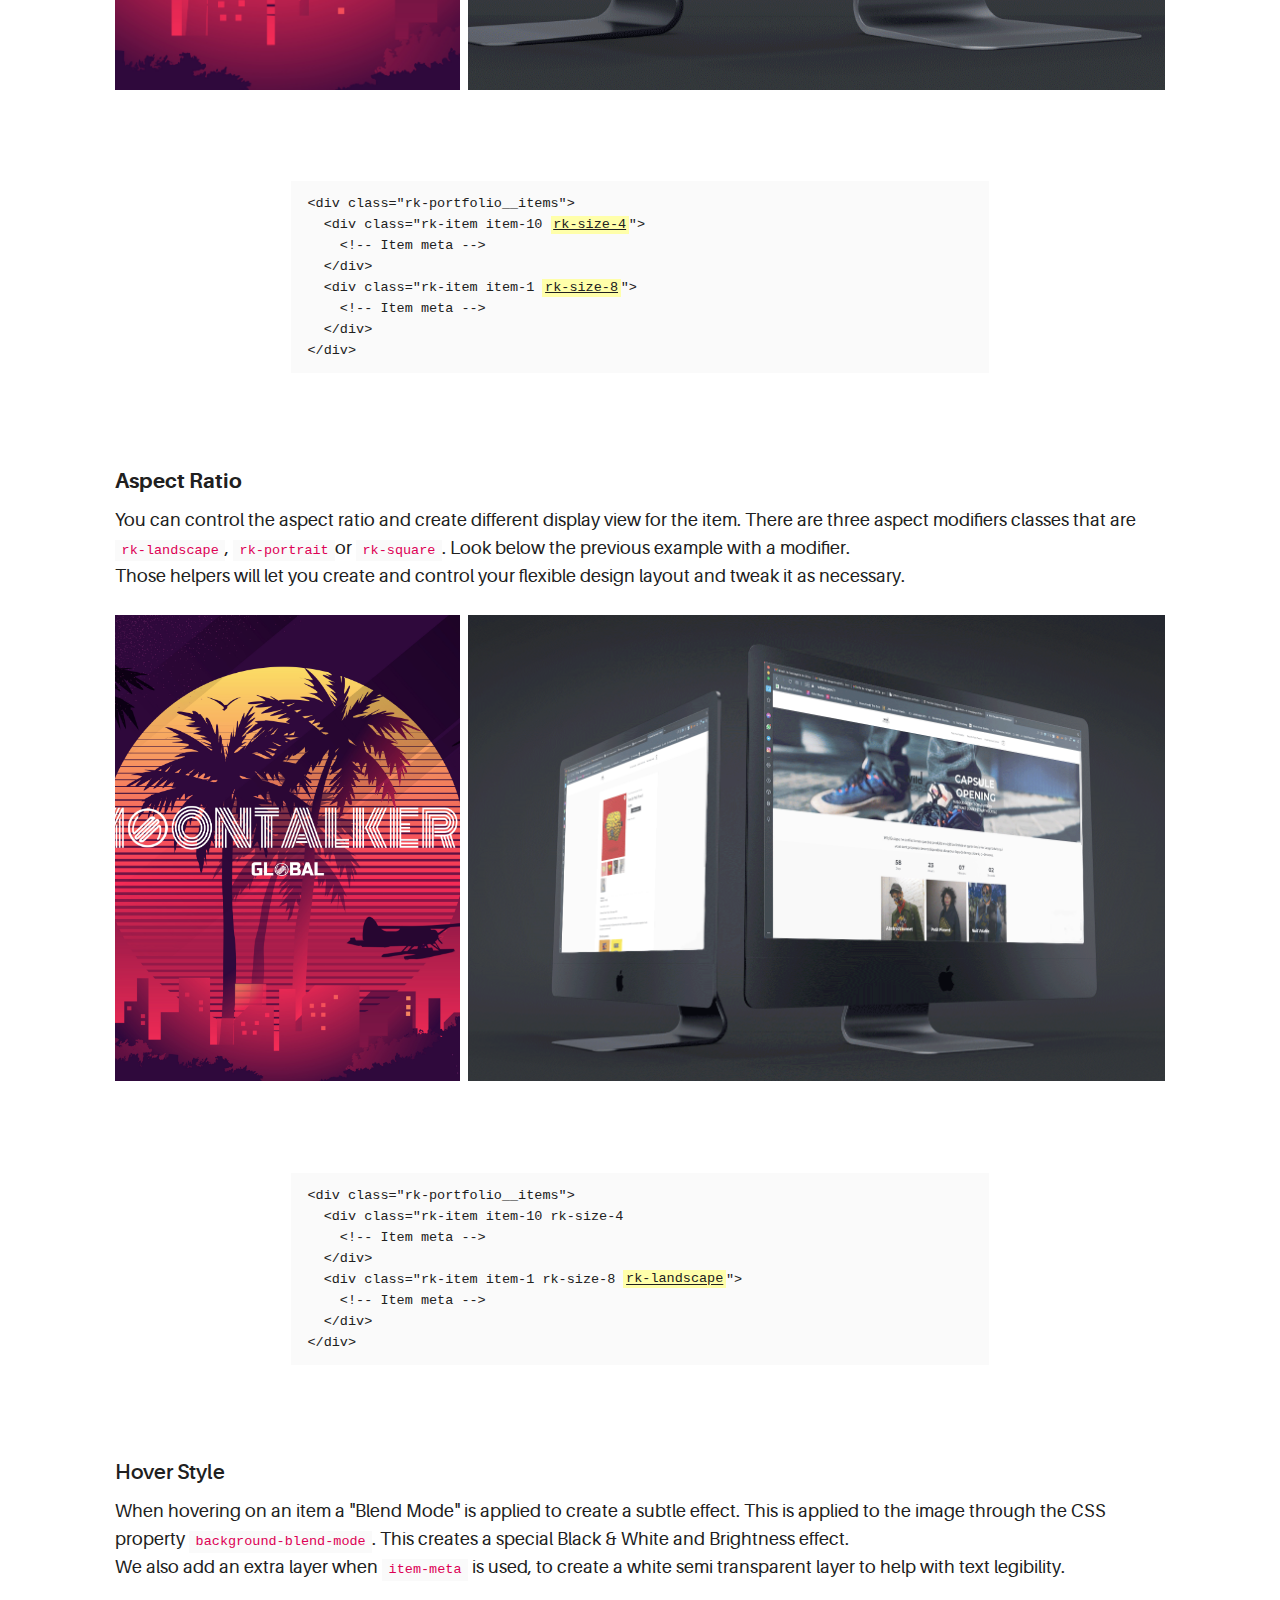
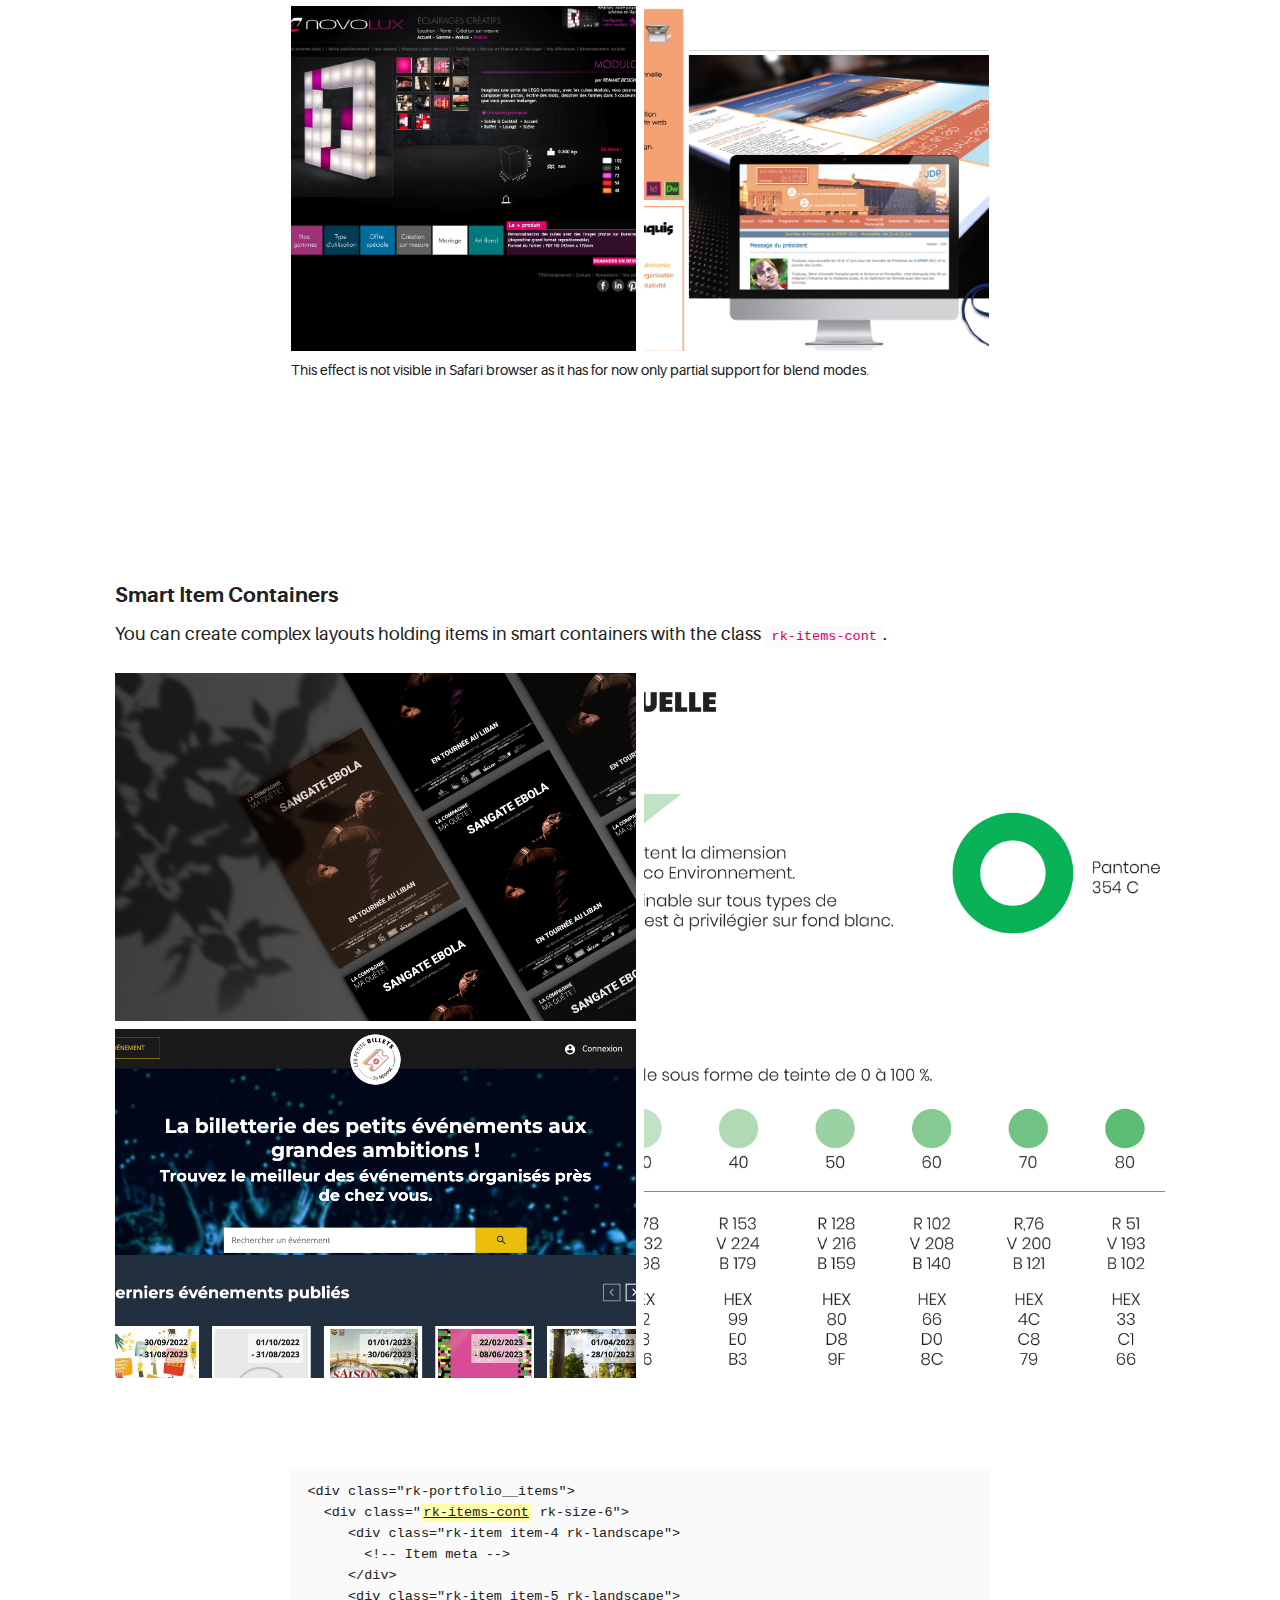
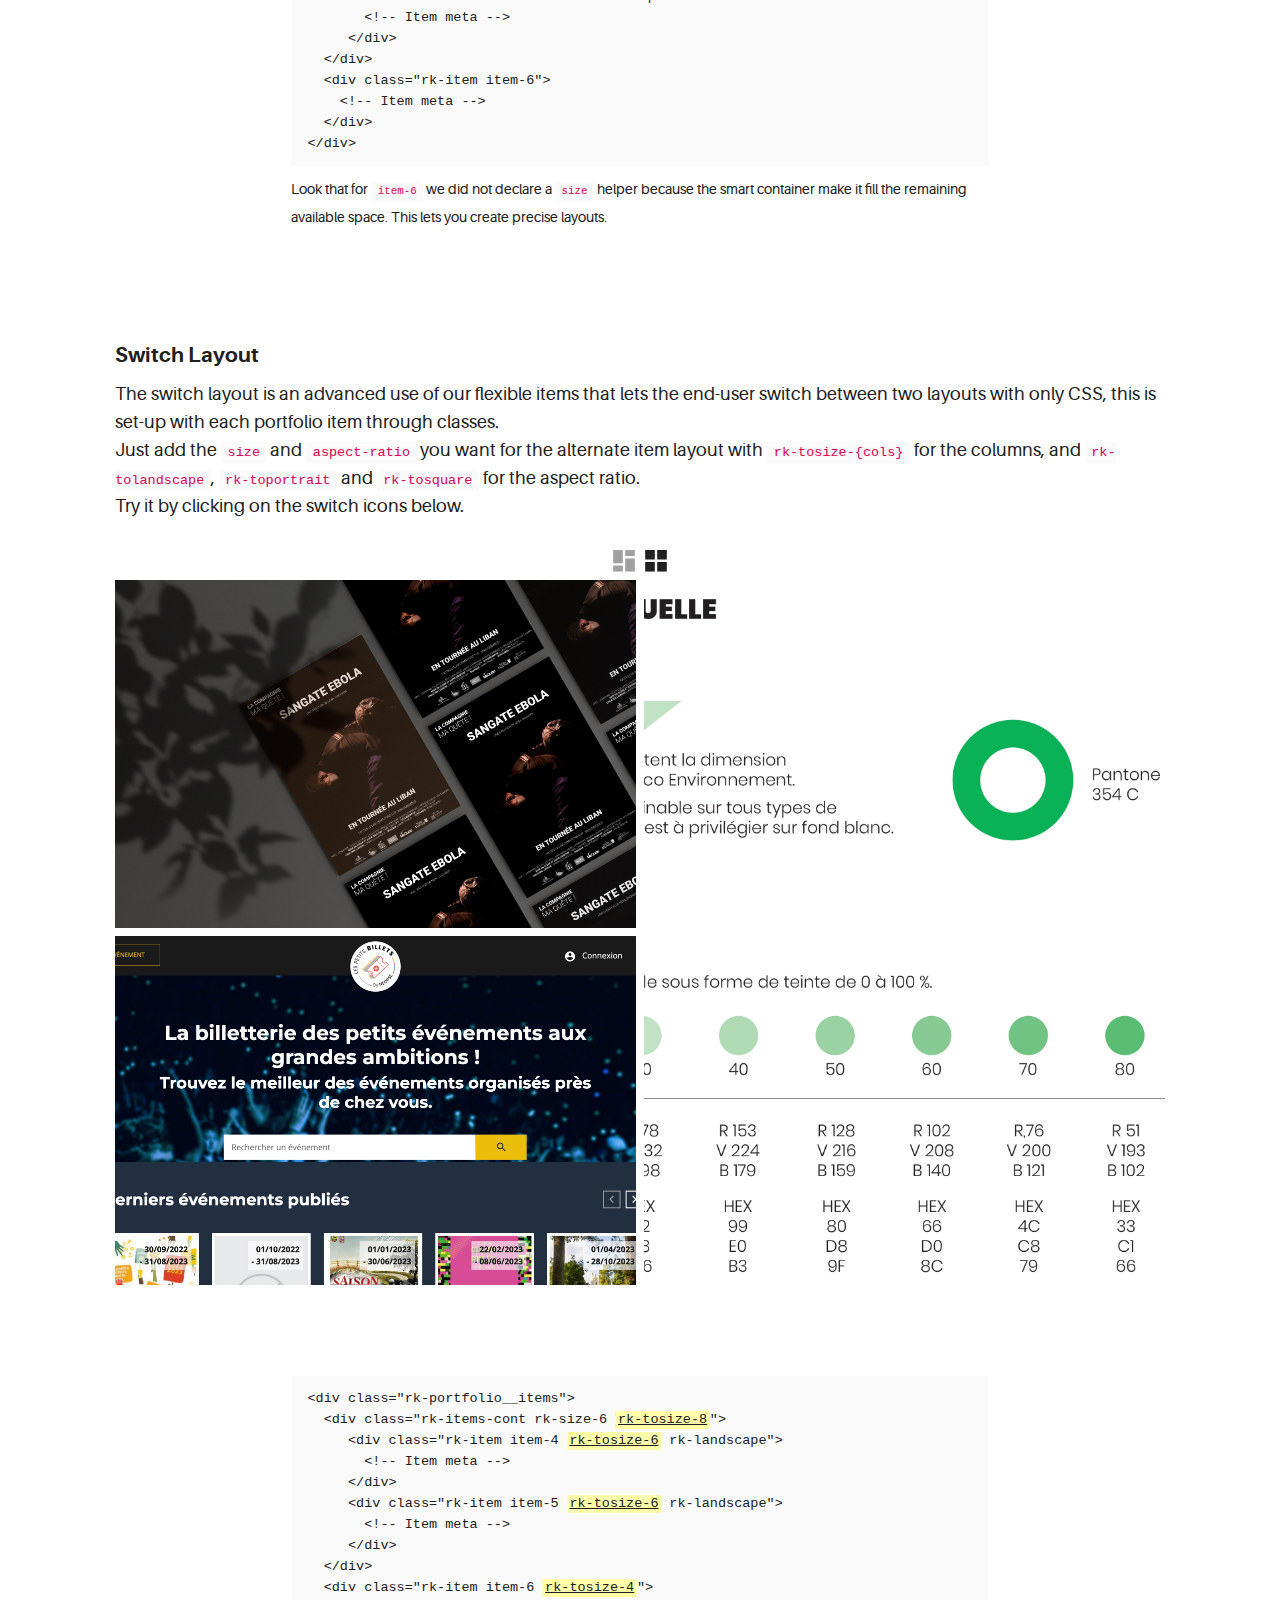
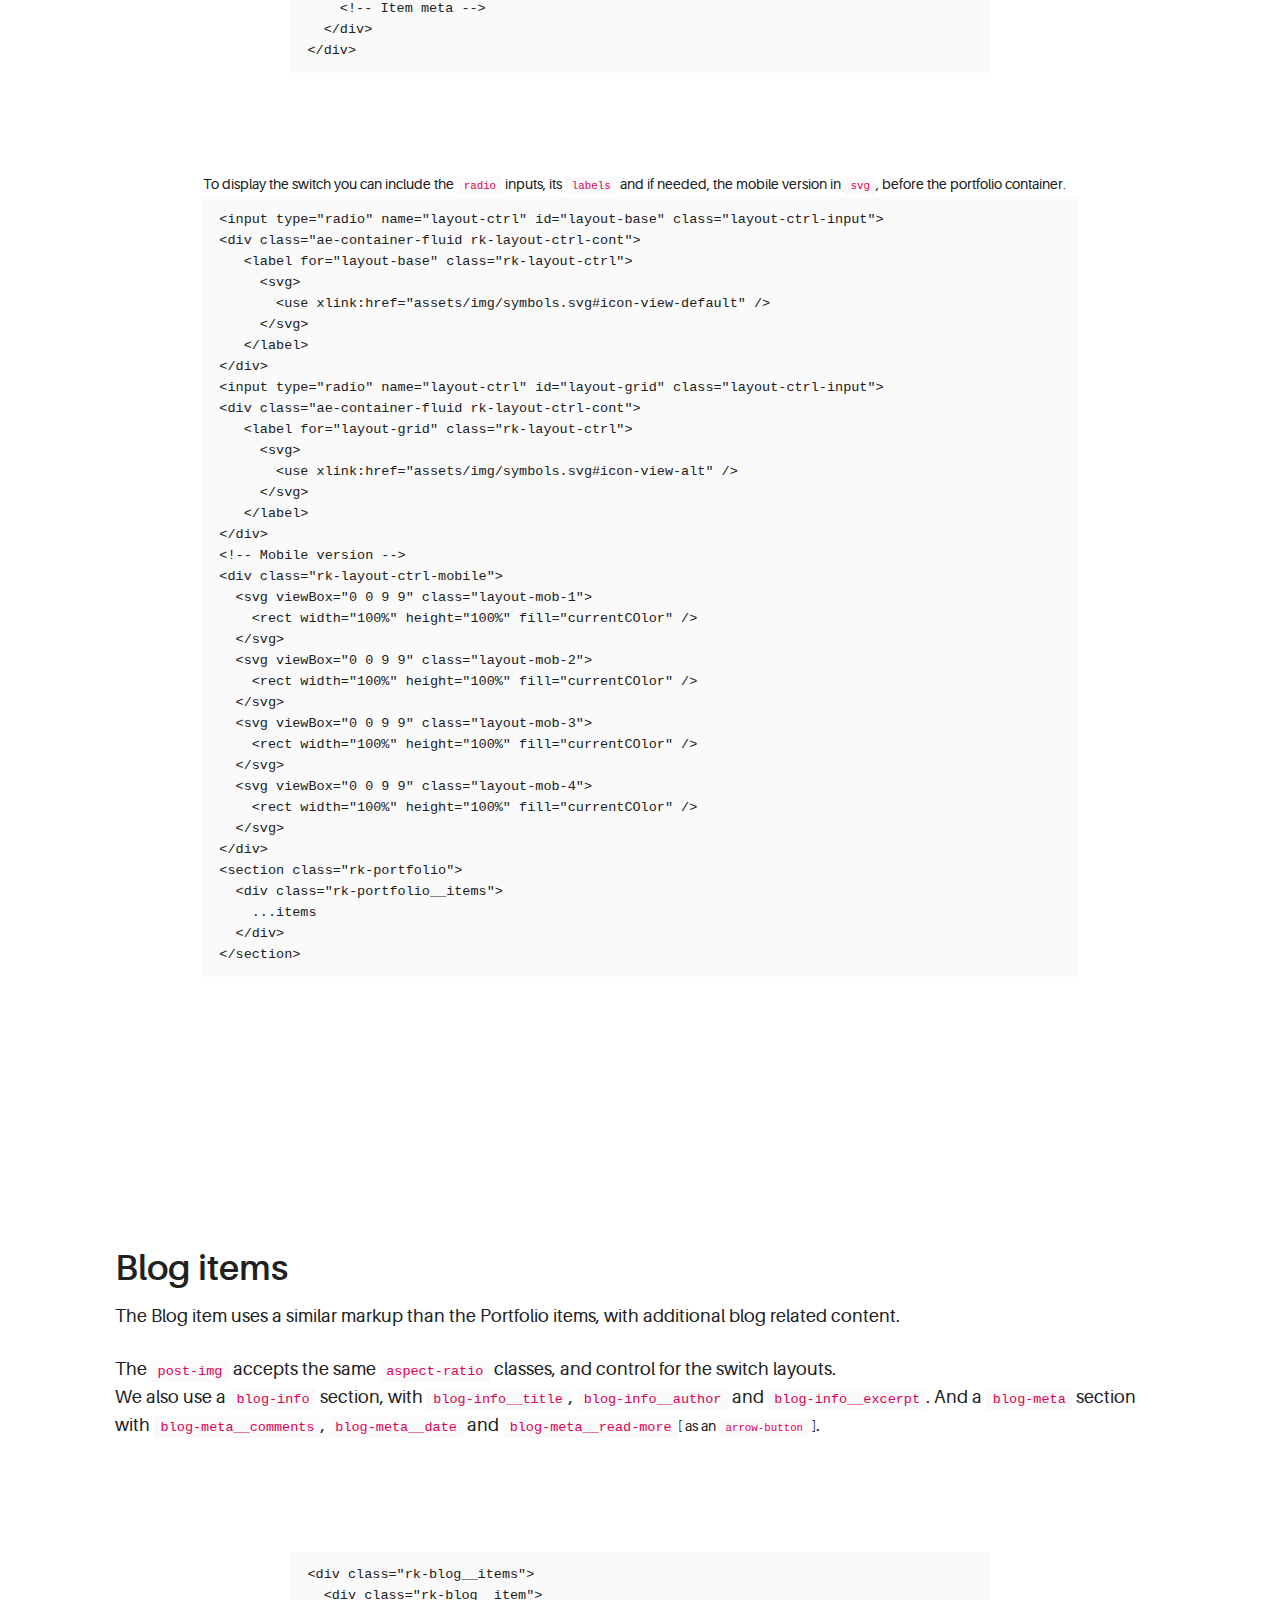
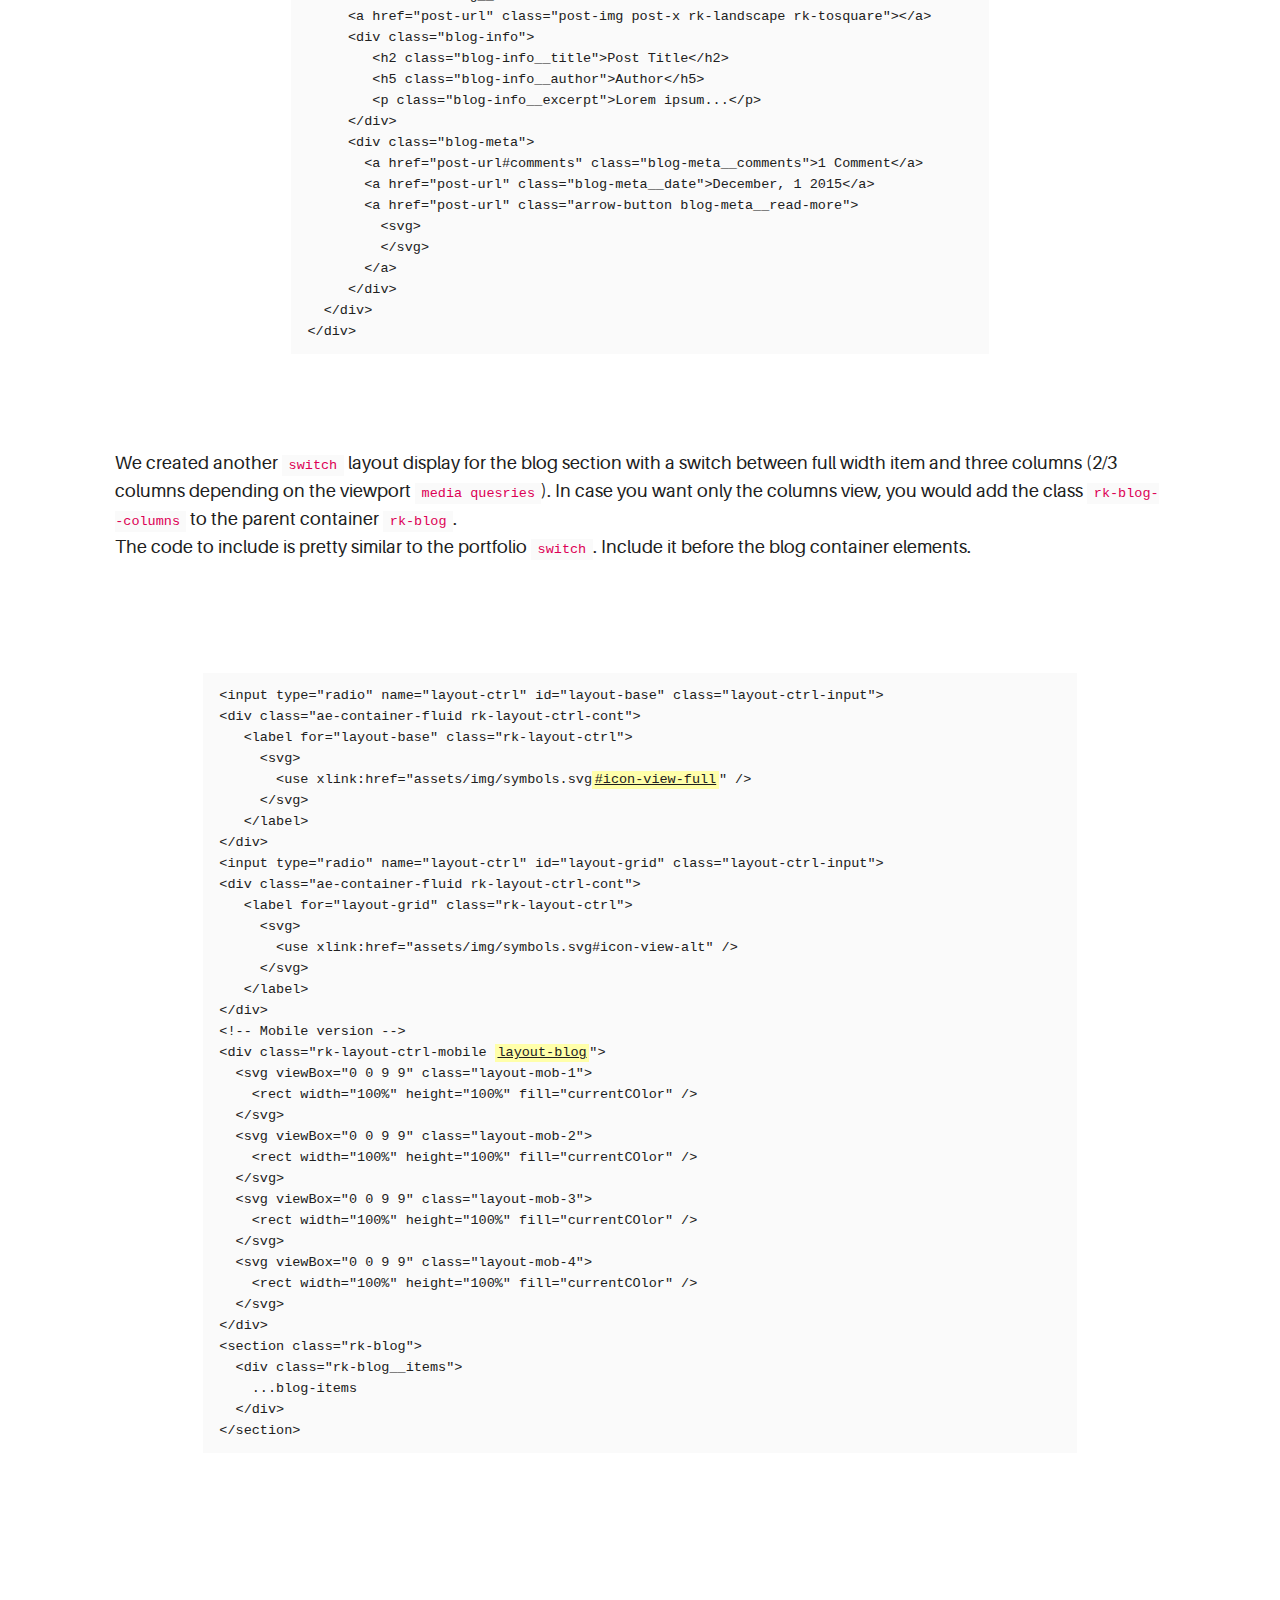
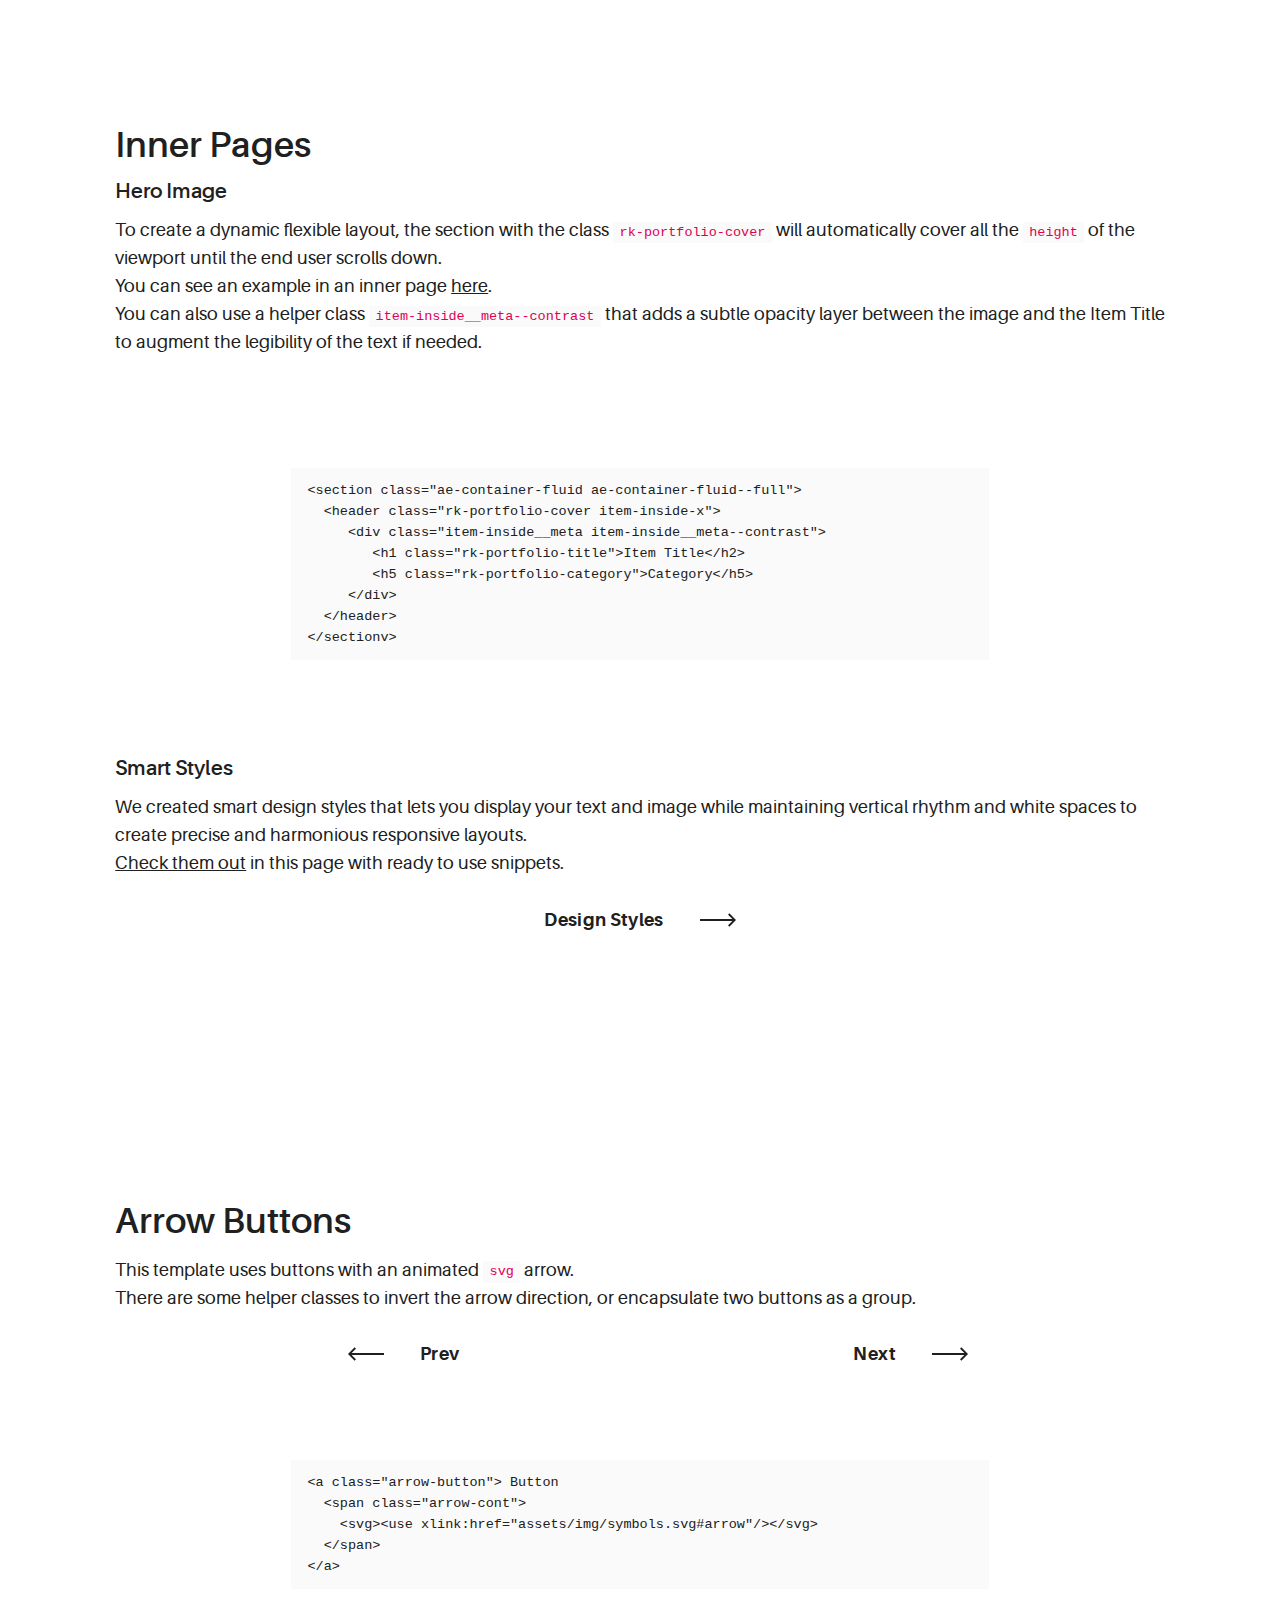
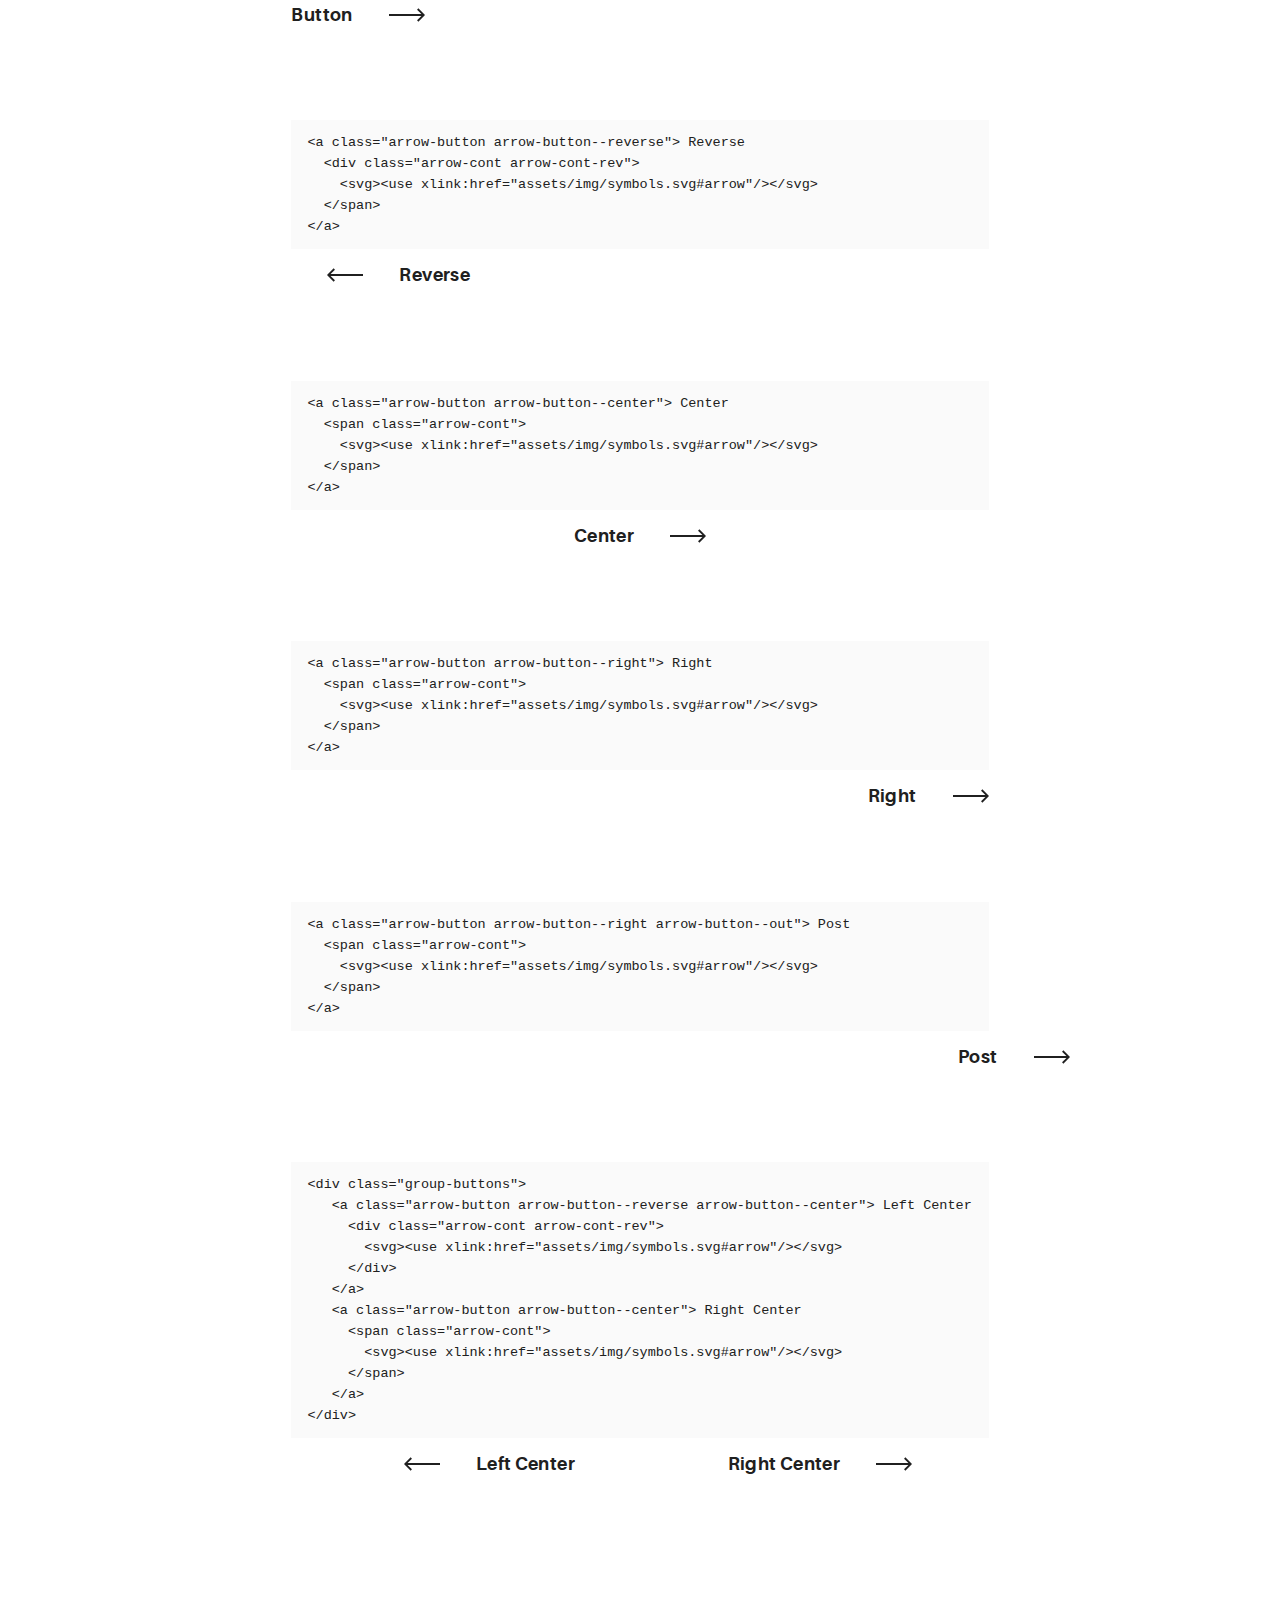
<file: documentation.html>
<!DOCTYPE html>
<html>
  <head>
    <meta name="viewport" content="width=device-width, initial-scale=1.0">
    <meta charset="UTF-8">
    <title>Urku Portfolio :: Pixeden</title>
    <link rel="icon" type="image/svg+xml" href="assets/img/urku-ico.svg">
    <link rel="stylesheet" href="assets/css/aurora-pack.min.css">
    <link rel="stylesheet" href="assets/css/aurora-theme-base.min.css">
    <link rel="stylesheet" href="assets/css/urku.css">
  </head>
  <body class="top-fixed">
    <header class="ae-container-fluid ae-container-fluid--full rk-header ">
      <input type="checkbox" id="mobile-menu" class="rk-mobile-menu">
      <label for="mobile-menu">
        <svg>
          <use xlink:href="assets/img/symbols.svg#bar"></use>
        </svg>
        <svg>
          <use xlink:href="assets/img/symbols.svg#bar"></use>
        </svg>
        <svg>
          <use xlink:href="assets/img/symbols.svg#bar"></use>
        </svg>
      </label>
      <div class="ae-container-fluid rk-topbar">
        <h1 class="rk-logo"><a href="index.html">urku portfolio<sup>tm</sup></a></h1>
        <nav class="rk-navigation">
          <ul class="rk-menu">
            <li class="rk-menu__item"><a href="index.html" class="rk-menu__link">Home</a>
            </li>
            <li class="rk-menu__item"><a href="portfolio.html" class="rk-menu__link">Portfolio</a>
              <nav class="rk-menu__sub">
                <ul class="rk-container">
                  <li class="rk-menu__item"><a href="portfolio.html" class="rk-menu__link">Flex</a></li>
                  <li class="rk-menu__item"><a href="portfolio-alt.html" class="rk-menu__link">Switch</a></li>
                  <li class="rk-menu__item"><a href="portfolio-raw.html" class="rk-menu__link">Static</a></li>
                  <li class="rk-menu__item"><a href="portfolio-masonry.html" class="rk-menu__link">Masonry</a></li>
                </ul>
              </nav>
            </li>
            <li class="rk-menu__item"><a href="blog.html" class="rk-menu__link">Blog</a>
            </li>
            <li class="active rk-menu__item"><a href="#0" class="rk-menu__link">Pages</a>
              <nav class="rk-menu__sub">
                <ul class="rk-container">
                  <li class="rk-menu__item"><a href="about.html" class="rk-menu__link">About</a></li>
                  <li class="rk-menu__item"><a href="documentation.html" class="rk-menu__link">Documentation</a></li>
                  <li class="rk-menu__item"><a href="design-styles.html" class="rk-menu__link">Design Styles</a></li>
                </ul>
              </nav>
            </li>
            <li class="rk-menu__item"><a href="contact.html" class="rk-menu__link">Contact Us</a>
            </li>
          </ul>
          <form class="rk-search">
            <input type="text" placeholder="Search" id="urku-search" class="rk-search-field">
            <label for="urku-search">
              <svg>
                <use xlink:href="assets/img/symbols.svg#icon-search"></use>
              </svg>
            </label>
          </form>
        </nav>
      </div>
    </header>
    <style>
      .hash-link {
        position: relative;
      }
      .hash-link:before {
        content: '#';
        opacity: 0;
        position: absolute;
        right: 100%;
        transform: translatex(.25em);
        transition: .3s;
      }
      .hash-link:hover:before {
        opacity: 1;
        transform: translatex(0);
      }
      
      .layout-ctrl-input:checked + .demo-switch {
        color: #a0a0a0;
      }
      .demo-switch {
        cursor: pointer;
        display: none;
        height: 32px;
        transition: color .3s;
        width: 28px;
      }
      .demo-switch:hover {
        color: #a0a0a0;
      }
      .demo-switch svg {
        height: 100%;
        width: 100%;
      }
      
      @media (min-width: 40em) {
        .demo-switch {
          display: inline-block !important;
        }
      }
      
    </style>
    <section class="ae-container-fluid ae-container-fluid--full rk-main">
      <div class="item-inside__meta">
        <h1 class="ae-u-bolder rk-portfolio-title ">Documentation</h1>
      </div>
      <div class="ae-container-fluid ae-container-fluid--inner">
        <div class="ae-grid ae-grid au-xs-ptp-1">
          <div class="ae-grid__item item-lg-12">
            <h2 id="portfolio-items"><a href="#portfolio-items" class="hash-link">Portfolio Items</a>
            </h2>
            <h3 id="static-items"><a href="#static-items" class="hash-link">Static Items</a>
            </h3>
            <p>You can create a static portfolio page by using our grid system <a href="http://themes-pixeden.com/aurora-kit/grid.html" class="au-underline">Aurora</a>, creating the grid structure with <code>ae-grid</code>, adding your items with <code>ae-grid__item</code>and <a href="http://themes-pixeden.com/aurora-kit/grid.html" class="au-underline">customizing</a> it as you want. </p>
            <div class="ae-grid">
              <div class="ae-grid__item item-lg-4"><a href="portfolio-item.html" class="rk-item"><img src="assets/img/project-1.jpg" alt="">
                  <div class="item-meta">
                    <h2>Essential Stationery</h2>
                    <p>Branding</p>
                  </div></a></div>
              <div class="ae-grid__item item-lg-4"><a href="portfolio-item.html" class="rk-item"><img src="assets/img/project-4.jpg" alt="">
                  <div class="item-meta">
                    <h2>Tumblr hammock</h2>
                    <p>Packaging</p>
                  </div></a></div>
              <div class="ae-grid__item item-lg-4"><a href="portfolio-item.html" class="rk-item"><img src="assets/img/project-5.jpg" alt="">
                  <div class="item-meta">
                    <h2>Biodiesel etsy</h2>
                    <p>Branding</p>
                  </div></a></div>
            </div>
          </div>
        </div>
        <div class="ae-grid au-xs-ptp-1">
          <div class="ae-grid__item item-lg-8 item-lg--offset-2">
            <pre><code>&lt;div class=&quot;ae-grid&quot;&gt; 
   &lt;!-- first column --&gt;
   &lt;div class=&quot;ae-grid__item item-lg-4&quot;&gt; 
     &lt;a href=&quot;item-url&quot; class=&quot;rk-item&quot;&gt;
       &lt;img src=&quot;img-url&quot; /&gt;
       &lt;span class=&quot;item-meta&quot;&gt;
         &lt;h2&gt;Title&lt;/h2&gt;
         &lt;p&gt;Category&lt;/p&gt;
       &lt;/span&gt;
     &lt;/a&gt;
   &lt;/div&gt;
   &nbsp;
   &lt;!-- other columns... --&gt;
&lt;/div&gt;</code></pre>
          </div>
        </div>
        <div class="ae-grid ae-grid au-xs-ptp-1">
          <div class="ae-grid__item item-lg-12">
            <h3 id="masonry-items"><a href="#masonry-items" class="hash-link">Masonry Items</a>
            </h3>
            <p>You can also use the <a href="http://themes-pixeden.com/aurora-kit/grid.html#masonry-grid" class="au-underline">Masonry</a> grid style of <a href="http://themes-pixeden.com/aurora-kit/grid.html" class="au-underline">Aurora</a>. Create a <code>ae-masonry</code> container and add each item with the class<code>ae-masonry__item</code>. You can also set the number of columns for each viewport.</p>
            <div class="ae-masonry ae-masonry-md-2"><a href="portfolio-item.html" class="rk-item ae-masonry__item"><img src="assets/img/project-1.jpg" alt="">
                <div class="item-meta">
                  <h2>Essential Stationery</h2>
                  <p>Branding</p>
                </div></a><a href="portfolio-item.html" class="rk-item ae-masonry__item"><img src="assets/img/project-2.jpg" alt="">
                <div class="item-meta">
                  <h2>Pickled Tousled</h2>
                  <p>Art Direction</p>
                </div></a><a href="portfolio-item.html" class="rk-item ae-masonry__item"><img src="assets/img/project-3.jpg" alt="">
                <div class="item-meta">
                  <h2>Waistcoat vegan</h2>
                  <p>Graphic Design</p>
                </div></a><a href="portfolio-item.html" class="rk-item ae-masonry__item"><img src="assets/img/project-4.jpg" alt="">
                <div class="item-meta">
                  <h2>Tumblr hammock</h2>
                  <p>Packaging</p>
                </div></a>
            </div>
          </div>
        </div>
        <div class="ae-grid au-xs-ptp-1">
          <div class="ae-grid__item item-lg-8 item-lg--offset-2">
            <pre><code>&lt;div class=&quot;ae-masonry ae-masonry-md-2 ae-masonry-xl-4&quot;&gt; 
   &lt;a href=&quot;item-url&quot; class=&quot;rk-item <ins>ae-masonry__item</ins>&quot;&gt;
     &lt;img src=&quot;img-url&quot; /&gt;
     &lt;span class=&quot;item-meta&quot;&gt;
       &lt;h2&gt;Title&lt;/h2&gt;
       &lt;p&gt;Category&lt;/p&gt;
     &lt;/span&gt;
   &lt;/a&gt;
 &nbsp;
 &lt;!-- other items... --&gt;
&lt;/div&gt;</code></pre>
          </div>
        </div>
        <div class="ae-grid ae-grid au-xs-ptp-1">
          <div class="ae-grid__item item-lg-12">
            <h3 id="flexible-items"><a href="#flexible-items" class="hash-link">Flexible Items</a>
            </h3>
            <p>The special portfolio items we are using in Urku Portfolio adapt in a <a href="https://developer.mozilla.org/en-US/docs/Web/CSS/CSS_Flexible_Box_Layout/Using_CSS_flexible_boxes" target="_balnk" class="au-underline">flexible</a> way to the viewport, alowing them for instance to resize to new <a href="#switch-layout" class="au-underline">layout switches</a>. Just add the class <code>rk-item--flex </code> along the <code>rk-item</code> class on each items, inside the flex container with the <code>rk-portfolio__items</code> class.<br>Those flexible items are implemented as <code>background-image</code> with incremental numbered classes like <code>item-{number}</code> to set the specific <code>background-image</code> for each item.</p>
          </div>
        </div>
        <div class="rk-portfolio__items"><a href="portfolio-item.html" class="item-1 rk-item rk-item--flex"><span class="item-meta">
              <h2>Essential Stationery</h2>
              <p>Branding</p></span></a><a href="portfolio-item.html" class="item-2 rk-item rk-item--flex"><span class="item-meta">
              <h2>Pickled Tousled</h2>
              <p>Art Direction</p></span></a><a href="portfolio-item.html" class="item-3 rk-item rk-item--flex"><span class="item-meta">
              <h2>Waistcoat vegan</h2>
              <p>Graphic Design</p></span></a><a href="portfolio-item.html" class="item-4 rk-item rk-item--flex"><span class="item-meta">
              <h2>Tumblr hammock</h2>
              <p>Packaging</p></span></a><a href="portfolio-item.html" class="item-5 rk-item rk-item--flex"><span class="item-meta">
              <h2>Biodiesel etsy</h2>
              <p>Branding</p></span></a>
        </div>
        <div class="ae-grid au-xs-ptp-1">
          <div class="ae-grid__item item-lg-8 item-lg--offset-2">
            <pre><code>&lt;div class=&quot;rk-portfolio__items&quot;&gt; 
  &lt;a href=&quot;item-url&quot; class=&quot;rk-item <ins>rk-item--flex</ins> item-1&quot;&gt;
     &lt;span class=&quot;item-meta&quot;&gt;
        &lt;h2&gt;Title&lt;/h2&gt;
        &lt;p&gt;Category&lt;/p&gt;
     &lt;/span&gt;
  &lt;/a&gt;
  &lt;a href=&quot;item-url&quot; class=&quot;rk-item item-2&quot;&gt;
    ...
  &lt;/a&gt;
  ...
&lt;/div&gt;</code></pre>
          </div>
        </div>
        <div class="ae-grid au-xs-ptp-1">
          <div class="ae-grid__item item-lg-8 item-lg--offset-2"><span><small>CSS <code>background-image</code> example.</small></span>
            <pre><code>.item-2 {
  background-image: url('path/to/img/');
}</code></pre>
          </div>
        </div>
        <div class="ae-grid au-xs-ptp-1">
          <div class="ae-grid__item item-lg-12">
            <h3 id="advanced-layouts"><a href="#advanced-layouts" class="hash-link">Advanced Layouts</a>
            </h3>
            <p>Our flexible items can be modified easily to create original custom advanced layouts.<br>A series of class allows you to modify the item size, aspect ratio and create smart item containers for precise layouts.</p>
            <h5 id="size" class="ae-u-bolder"><a href="#size" class="hash-link">Size</a>
            </h5>
            <p>Based on a 12 columns grid, you can control the size in columns with the class <code>rk-size-{cols}</code>, for example <code>rk-size-6</code> would fill half a row (6 columns of 12).</p>
            <div class="rk-portfolio__items">
              <div class="rk-item rk-item--flex item-10 rk-size-4"></div>
              <div class="rk-item rk-item--flex item-1 rk-size-8"></div>
            </div>
          </div>
        </div>
        <div class="ae-grid au-xs-ptp-1">
          <div class="ae-grid__item item-lg-8 item-lg--offset-2">
            <pre><code>&lt;div class=&quot;rk-portfolio__items&quot;&gt; 
  &lt;div class=&quot;rk-item item-10 <ins>rk-size-4</ins>&quot;&gt;
    &lt;!-- Item meta --&gt;
  &lt;/div&gt;
  &lt;div class=&quot;rk-item item-1 <ins>rk-size-8</ins>&quot;&gt;
    &lt;!-- Item meta --&gt;
  &lt;/div&gt;
&lt;/div&gt;</code></pre>
          </div>
        </div>
        <div class="ae-grid au-xs-ptp-1">
          <div class="ae-grid__item item-lg-12">
            <h5 id="aspect-ratio" class="ae-u-bolder"><a href="#aspect-ratio" class="hash-link">Aspect Ratio</a>
            </h5>
            <p>You can control the aspect ratio and create different display view for the item. There are three aspect modifiers classes that are <code>rk-landscape</code>, <code>rk-portrait</code>or <code>rk-square</code>. Look below the previous example with a modifier. <br>Those helpers will let you create and control your flexible design layout and tweak it as necessary.</p>
            <div class="rk-portfolio__items">
              <div class="rk-item rk-item--flex item-10 rk-size-4"></div>
              <div class="rk-item rk-item--flex item-1 rk-size-8 rk-landscape"></div>
            </div>
          </div>
        </div>
        <div class="ae-grid au-xs-ptp-1 au-xs-pbp-1">
          <div class="ae-grid__item item-lg-8 item-lg--offset-2">
            <pre><code>&lt;div class=&quot;rk-portfolio__items&quot;&gt; 
  &lt;div class=&quot;rk-item item-10 rk-size-4
    &lt;!-- Item meta --&gt;
  &lt;/div&gt;
  &lt;div class=&quot;rk-item item-1 rk-size-8 <ins>rk-landscape</ins>&quot;&gt;
    &lt;!-- Item meta --&gt;
  &lt;/div&gt;
&lt;/div&gt;</code></pre>
          </div>
        </div>
        <div class="ae-grid ae-grid">
          <div class="ae-grid__item item-lg-12">
            <h5 id="hover-style"><a href="#hover-style" class="hash-link">Hover Style</a>
            </h5>
            <p>When hovering on an item a "Blend Mode" is applied to create a subtle effect. This is applied to the image through the CSS property <code>background-blend-mode</code>. This creates a special Black &amp; White and Brightness effect.<br>We also add an extra layer when <code>item-meta</code> is used, to create a white semi transparent layer to help with text legibility.</p>
            <div class="ae-grid au-xs-pbp-1">
              <div class="ae-grid__item item-lg-8 item-lg--offset-2">
                <div class="rk-portfolio__items"><a href="#0" class="rk-item rk-item--flex item-7"></a><a href="#0" class="rk-item rk-item--flex item-8 rk-landscape">
                    <div class="item-meta">
                      <h2>Trust fund</h2>
                      <p>Packaging</p>
                    </div></a></div>
                <p><small> This effect is not visible in Safari browser as it has for now only partial support for blend modes.</small></p>
              </div>
            </div>
          </div>
        </div>
        <div class="ae-grid au-xs-ptp-1">
          <div class="ae-grid__item item-lg-12">
            <h5 id="smart-item-containers" class="ae-u-bolder"><a href="#smart-item-containers" class="hash-link">Smart Item Containers</a>
            </h5>
            <p>You can create complex layouts holding items in smart containers with the class <code>rk-items-cont</code>.</p>
            <div class="rk-portfolio__items">
              <div class="rk-items-cont rk-size-6">
                <div class="rk-item rk-item--flex item-4 rk-landscape"></div>
                <div class="rk-item rk-item--flex item-5 rk-landscape"></div>
              </div>
              <div class="rk-item rk-item--flex item-6"></div>
            </div>
          </div>
        </div>
        <div class="ae-grid au-xs-ptp-1">
          <div class="ae-grid__item item-lg-8 item-lg--offset-2">
            <pre><code>&lt;div class=&quot;rk-portfolio__items&quot;&gt; 
  &lt;div class=&quot;<ins>rk-items-cont</ins> rk-size-6&quot;&gt;
     &lt;div class=&quot;rk-item item-4 rk-landscape&quot;&gt;
       &lt;!-- Item meta --&gt;
     &lt;/div&gt;
     &lt;div class=&quot;rk-item item-5 rk-landscape&quot;&gt;
       &lt;!-- Item meta --&gt;
     &lt;/div&gt;
  &lt;/div&gt;
  &lt;div class=&quot;rk-item item-6&quot;&gt;
    &lt;!-- Item meta --&gt;
  &lt;/div&gt;
&lt;/div&gt;</code></pre>
            <p> <small>Look that for <code>item-6</code> we did not declare a <code>size</code> helper because the smart container make it fill the remaining available space. This lets you create precise layouts.</small></p>
          </div>
        </div>
        <div class="ae-grid au-xs-ptp-1">
          <div class="ae-grid__item item-lg-12">
            <h5 id="switch-layout" class="ae-u-bolder"><a href="#switch-layout" class="hash-link">Switch Layout</a>
            </h5>
            <p>The switch layout is an advanced use of our flexible items that lets the end-user switch between two layouts with only CSS, this is set-up with each portfolio item through classes.<br>Just add the <code>size</code> and <code>aspect-ratio</code> you want for the alternate item layout with <code>rk-tosize-{cols}</code> for the columns, and <code>rk-tolandscape</code>, <code>rk-toportrait</code> and <code>rk-tosquare</code> for the aspect ratio. <br>Try it by clicking on the switch icons below.</p>
          </div>
        </div>
        <div class="au-xs-ta-center">
          <input type="radio" name="layout-ctrl" checked id="layout-base" class="layout-ctrl-input">
          <label for="layout-base" class="demo-switch">
            <svg>
              <use xlink:href="assets/img/symbols.svg#icon-view-default"></use>
            </svg>
          </label>
          <input type="radio" name="layout-ctrl" id="layout-grid" class="layout-ctrl-input">
          <label for="layout-grid" class="demo-switch">
            <svg>
              <use xlink:href="assets/img/symbols.svg#icon-view-alt"></use>
            </svg>
          </label>
          <section class="rk-portfolio">
            <div class="rk-portfolio__items">
              <div class="rk-items-cont rk-size-6 rk-tosize-8">
                <div class="rk-item rk-item--flex item-4 rk-tosize-6 rk-landscape">
                  <div class="item-meta">
                    <h2>Tumblr hammock</h2>
                    <p>Packaging</p>
                  </div>
                </div>
                <div class="rk-item rk-item--flex item-5 rk-tosize-6 rk-landscape">
                  <div class="item-meta">
                    <h2>Biodiesel etsy</h2>
                    <p>Branding</p>
                  </div>
                </div>
              </div>
              <div class="rk-item rk-item--flex item-6 rk-tosize-4">
                <div class="item-meta">
                  <h2>Gentrify artisan</h2>
                  <p>Graphic Design</p>
                </div>
              </div>
            </div>
          </section>
        </div>
        <div class="ae-grid au-xs-ptp-1">
          <div class="ae-grid__item item-lg-8 item-lg--offset-2">
            <pre><code>&lt;div class=&quot;rk-portfolio__items&quot;&gt; 
  &lt;div class=&quot;rk-items-cont rk-size-6 <ins>rk-tosize-8</ins>&quot;&gt;
     &lt;div class=&quot;rk-item item-4 <ins>rk-tosize-6</ins> rk-landscape&quot;&gt;
       &lt;!-- Item meta --&gt;
     &lt;/div&gt;
     &lt;div class=&quot;rk-item item-5 <ins>rk-tosize-6</ins> rk-landscape&quot;&gt;
       &lt;!-- Item meta --&gt;
     &lt;/div&gt;
  &lt;/div&gt;
  &lt;div class=&quot;rk-item item-6 <ins>rk-tosize-4</ins>&quot;&gt;
    &lt;!-- Item meta --&gt;
  &lt;/div&gt;
&lt;/div&gt;</code></pre>
          </div>
        </div>
        <div class="ae-grid au-xs-ptp-1">
          <div class="ae-grid__item item-lg-10 item-lg--offset-1"><span> <small>To display the switch you can include the <code>radio</code> inputs, its <code>labels</code> and if needed, the mobile version in <code>svg</code>, before the portfolio container.</small></span>
            <pre><code>&lt;input type=&quot;radio&quot; name=&quot;layout-ctrl&quot; id=&quot;layout-base&quot; class=&quot;layout-ctrl-input&quot;&gt; 
&lt;div class=&quot;ae-container-fluid rk-layout-ctrl-cont&quot;&gt;
   &lt;label for=&quot;layout-base&quot; class=&quot;rk-layout-ctrl&quot;&gt;
     &lt;svg&gt;
       &lt;use xlink:href=&quot;assets/img/symbols.svg#icon-view-default&quot; /&gt;
     &lt;/svg&gt;
   &lt;/label&gt;
&lt;/div&gt;
&lt;input type=&quot;radio&quot; name=&quot;layout-ctrl&quot; id=&quot;layout-grid&quot; class=&quot;layout-ctrl-input&quot;&gt; 
&lt;div class=&quot;ae-container-fluid rk-layout-ctrl-cont&quot;&gt;
   &lt;label for=&quot;layout-grid&quot; class=&quot;rk-layout-ctrl&quot;&gt;
     &lt;svg&gt;
       &lt;use xlink:href=&quot;assets/img/symbols.svg#icon-view-alt&quot; /&gt;
     &lt;/svg&gt;
   &lt;/label&gt;
&lt;/div&gt;
&lt;!-- Mobile version --&gt;
&lt;div class=&quot;rk-layout-ctrl-mobile&quot;&gt;
  &lt;svg viewBox=&quot;0 0 9 9&quot; class=&quot;layout-mob-1&quot;&gt;
    &lt;rect width=&quot;100%&quot; height=&quot;100%&quot; fill=&quot;currentCOlor&quot; /&gt;
  &lt;/svg&gt;
  &lt;svg viewBox=&quot;0 0 9 9&quot; class=&quot;layout-mob-2&quot;&gt;
    &lt;rect width=&quot;100%&quot; height=&quot;100%&quot; fill=&quot;currentCOlor&quot; /&gt;
  &lt;/svg&gt;
  &lt;svg viewBox=&quot;0 0 9 9&quot; class=&quot;layout-mob-3&quot;&gt;
    &lt;rect width=&quot;100%&quot; height=&quot;100%&quot; fill=&quot;currentCOlor&quot; /&gt;
  &lt;/svg&gt;
  &lt;svg viewBox=&quot;0 0 9 9&quot; class=&quot;layout-mob-4&quot;&gt;
    &lt;rect width=&quot;100%&quot; height=&quot;100%&quot; fill=&quot;currentCOlor&quot; /&gt;
  &lt;/svg&gt;
&lt;/div&gt;
&lt;section class=&quot;rk-portfolio&quot;&gt;
  &lt;div class=&quot;rk-portfolio__items&quot;&gt;
    ...items
  &lt;/div&gt;
&lt;/section&gt;</code></pre>
          </div>
        </div>
        <div class="ae-grid ae-grid au-xs-ptp-3">
          <div class="ae-grid__item item-lg-12">
            <h2 id="blog-items"><a href="#blog-items" class="hash-link">Blog items</a>
            </h2>
            <p>The Blog item uses a similar markup than the Portfolio items, with additional blog related content.</p>
            <p>The <code>post-img</code> accepts the same <code>aspect-ratio</code> classes, and control for the switch layouts.<br>We also use a <code>blog-info</code> section, with <code>blog-info__title</code>, <code>blog-info__author</code> and <code>blog-info__excerpt</code>. And a <code>blog-meta</code> section with <code>blog-meta__comments</code>, <code>blog-meta__date</code> and <code>blog-meta__read-more</code><small>[ as an <code>arrow-button</code> ]</small>.</p>
            <div class="ae-grid au-xs-ptp-1 au-xs-pbp-1">
              <div class="ae-grid__item item-lg-8 item-lg--offset-2">
                <pre><code>&lt;div class=&quot;rk-blog__items&quot;&gt; 
  &lt;div class=&quot;rk-blog__item&quot;&gt;
     &lt;a href=&quot;post-url&quot; class=&quot;post-img post-x rk-landscape rk-tosquare&quot;&gt;&lt;/a&gt;
     &lt;div class=&quot;blog-info&quot;&gt;
        &lt;h2 class=&quot;blog-info__title&quot;&gt;Post Title&lt;/h2&gt;
        &lt;h5 class=&quot;blog-info__author&quot;&gt;Author&lt;/h5&gt;
        &lt;p class=&quot;blog-info__excerpt&quot;&gt;Lorem ipsum...&lt;/p&gt;
     &lt;/div&gt;
     &lt;div class=&quot;blog-meta&quot;&gt;
       &lt;a href=&quot;post-url#comments&quot; class=&quot;blog-meta__comments&quot;&gt;1 Comment&lt;/a&gt;
       &lt;a href=&quot;post-url&quot; class=&quot;blog-meta__date&quot;&gt;December, 1 2015&lt;/a&gt;
       &lt;a href=&quot;post-url&quot; class=&quot;arrow-button blog-meta__read-more&quot;&gt;
         &lt;svg&gt;
         &lt;/svg&gt;
       &lt;/a&gt;
     &lt;/div&gt;
  &lt;/div&gt;
&lt;/div&gt;</code></pre>
              </div>
            </div>
            <p>We created another <code>switch</code> layout display for the blog section with a switch between full width item and three columns (2/3 columns depending on the viewport <code>media quesries</code>). In case you want only the columns view, you would add the class <code>rk-blog--columns</code> to the parent container <code>rk-blog</code>.<br>The code to include is pretty similar to the portfolio  <code>switch</code>. Include it before the blog container elements.</p>
          </div>
        </div>
        <div class="ae-grid au-xs-ptp-1">
          <div class="ae-grid__item item-lg-10 item-lg--offset-1">
            <pre><code>&lt;input type=&quot;radio&quot; name=&quot;layout-ctrl&quot; id=&quot;layout-base&quot; class=&quot;layout-ctrl-input&quot;&gt; 
&lt;div class=&quot;ae-container-fluid rk-layout-ctrl-cont&quot;&gt;
   &lt;label for=&quot;layout-base&quot; class=&quot;rk-layout-ctrl&quot;&gt;
     &lt;svg&gt;
       &lt;use xlink:href=&quot;assets/img/symbols.svg<ins>#icon-view-full</ins>&quot; /&gt;
     &lt;/svg&gt;
   &lt;/label&gt;
&lt;/div&gt;
&lt;input type=&quot;radio&quot; name=&quot;layout-ctrl&quot; id=&quot;layout-grid&quot; class=&quot;layout-ctrl-input&quot;&gt; 
&lt;div class=&quot;ae-container-fluid rk-layout-ctrl-cont&quot;&gt;
   &lt;label for=&quot;layout-grid&quot; class=&quot;rk-layout-ctrl&quot;&gt;
     &lt;svg&gt;
       &lt;use xlink:href=&quot;assets/img/symbols.svg#icon-view-alt&quot; /&gt;
     &lt;/svg&gt;
   &lt;/label&gt;
&lt;/div&gt;
&lt;!-- Mobile version --&gt;
&lt;div class=&quot;rk-layout-ctrl-mobile <ins>layout-blog</ins>&quot;&gt;
  &lt;svg viewBox=&quot;0 0 9 9&quot; class=&quot;layout-mob-1&quot;&gt;
    &lt;rect width=&quot;100%&quot; height=&quot;100%&quot; fill=&quot;currentCOlor&quot; /&gt;
  &lt;/svg&gt;
  &lt;svg viewBox=&quot;0 0 9 9&quot; class=&quot;layout-mob-2&quot;&gt;
    &lt;rect width=&quot;100%&quot; height=&quot;100%&quot; fill=&quot;currentCOlor&quot; /&gt;
  &lt;/svg&gt;
  &lt;svg viewBox=&quot;0 0 9 9&quot; class=&quot;layout-mob-3&quot;&gt;
    &lt;rect width=&quot;100%&quot; height=&quot;100%&quot; fill=&quot;currentCOlor&quot; /&gt;
  &lt;/svg&gt;
  &lt;svg viewBox=&quot;0 0 9 9&quot; class=&quot;layout-mob-4&quot;&gt;
    &lt;rect width=&quot;100%&quot; height=&quot;100%&quot; fill=&quot;currentCOlor&quot; /&gt;
  &lt;/svg&gt;
&lt;/div&gt;
&lt;section class=&quot;rk-blog&quot;&gt;
  &lt;div class=&quot;rk-blog__items&quot;&gt;
    ...blog-items
  &lt;/div&gt;
&lt;/section&gt;</code></pre>
          </div>
        </div>
        <div class="ae-grid ae-grid au-xs-ptp-3">
          <div class="ae-grid__item item-lg-12">
            <h2 id="inner-pages"><a href="#inner-pages" class="hash-link">Inner Pages</a>
            </h2>
            <h5 id="hero-image"><a href="#hero-image" class="hash-link">Hero Image</a>
            </h5>
            <p>To create a dynamic flexible layout, the section with the class <code>rk-portfolio-cover</code> will automatically cover all the <code>height</code> of the viewport until the end user scrolls down.<br> You can see an example in an inner page <a href="portfolio-item.html" class="au-underline">here</a>.<br>You can also use a helper class <code>item-inside__meta--contrast</code> that adds a subtle opacity layer between the image and the Item Title to augment the legibility of the text if needed.</p>
          </div>
        </div>
        <div class="ae-grid au-xs-ptp-1">
          <div class="ae-grid__item item-lg-8 item-lg--offset-2">
            <pre><code>&lt;section class=&quot;ae-container-fluid ae-container-fluid--full&quot;&gt; 
  &lt;header class=&quot;rk-portfolio-cover item-inside-x&quot;&gt;
     &lt;div class=&quot;item-inside__meta item-inside__meta--contrast&quot;&gt;
        &lt;h1 class=&quot;rk-portfolio-title&quot;&gt;Item Title&lt;/h2&gt;
        &lt;h5 class=&quot;rk-portfolio-category&quot;&gt;Category&lt;/h5&gt;
     &lt;/div&gt;
  &lt;/header&gt;
&lt;/sectionv&gt;</code></pre>
          </div>
        </div>
        <div class="ae-grid ae-grid au-xs-ptp-1">
          <div class="ae-grid__item item-lg-12">
            <h5 id="smart-styles"><a href="#smart-styles" class="hash-link">Smart Styles</a>
            </h5>
            <p>We created smart design styles that lets you display your text and image while maintaining vertical rhythm and white spaces to create precise and harmonious responsive layouts.<br><a href="design-styles.html" class="au-underline">Check them out</a> in this page with ready to use snippets.</p>
            <div class="group-buttons"><a href="design-styles.html" class="arrow-button arrow-button--center">Design Styles<span class="arrow-cont">
                  <svg>
                    <use xlink:href="assets/img/symbols.svg#arrow"></use>
                  </svg></span></a></div>
          </div>
        </div>
        <div class="ae-grid ae-grid au-xs-ptp-3">
          <div class="ae-grid__item item-lg-12">
            <h2 id="arrow-buttons"><a href="#arrow-buttons" class="hash-link">Arrow Buttons</a>
            </h2>
            <p>This template uses buttons with an animated <code>svg</code> arrow.<br>There are some helper classes to invert the arrow direction, or encapsulate two buttons as a group.</p>
            <div class="group-buttons au-mt-2"><a href="#0" class="arrow-button arrow-button--reverse arrow-button--center">Prev
                <div class="arrow-cont arrow-cont-rev">
                  <svg>
                    <use xlink:href="assets/img/symbols.svg#arrow"></use>
                  </svg>
                </div></a><a href="#0" class="arrow-button arrow-button--center">Next<span class="arrow-cont">
                  <svg>
                    <use xlink:href="assets/img/symbols.svg#arrow"></use>
                  </svg></span></a></div>
          </div>
        </div>
        <div class="ae-grid au-xs-ptp-1">
          <div class="ae-grid__item item-lg-8 item-lg--offset-2">
            <pre><code>&lt;a class=&quot;arrow-button&quot;&gt; Button
  &lt;span class=&quot;arrow-cont&quot;&gt;
    &lt;svg&gt;&lt;use xlink:href=&quot;assets/img/symbols.svg#arrow&quot;/&gt;&lt;/svg&gt;
  &lt;/span&gt;
&lt;/a&gt;</code></pre><a href="#0" class="arrow-button">Button<span class="arrow-cont">
                <svg>
                  <use xlink:href="assets/img/symbols.svg#arrow"></use>
                </svg></span></a>
          </div>
        </div>
        <div class="ae-grid au-xs-ptp-1">
          <div class="ae-grid__item item-lg-8 item-lg--offset-2">
            <pre><code>&lt;a class=&quot;arrow-button arrow-button--reverse&quot;&gt; Reverse
  &lt;div class=&quot;arrow-cont arrow-cont-rev&quot;&gt;
    &lt;svg&gt;&lt;use xlink:href=&quot;assets/img/symbols.svg#arrow&quot;/&gt;&lt;/svg&gt;
  &lt;/span&gt;
&lt;/a&gt;</code></pre><a href="#0" class="arrow-button arrow-button--reverse">Reverse
              <div class="arrow-cont arrow-cont-rev">
                <svg>
                  <use xlink:href="assets/img/symbols.svg#arrow"></use>
                </svg>
              </div></a>
          </div>
        </div>
        <div class="ae-grid au-xs-ptp-1">
          <div class="ae-grid__item item-lg-8 item-lg--offset-2">
            <pre><code>&lt;a class=&quot;arrow-button arrow-button--center&quot;&gt; Center
  &lt;span class=&quot;arrow-cont&quot;&gt;
    &lt;svg&gt;&lt;use xlink:href=&quot;assets/img/symbols.svg#arrow&quot;/&gt;&lt;/svg&gt;
  &lt;/span&gt;
&lt;/a&gt;</code></pre>
            <div class="group-buttons"><a href="#0" class="arrow-button arrow-button--center">Center
                <div class="arrow-cont">
                  <svg>
                    <use xlink:href="assets/img/symbols.svg#arrow"></use>
                  </svg>
                </div></a></div>
          </div>
        </div>
        <div class="ae-grid au-xs-ptp-1">
          <div class="ae-grid__item item-lg-8 item-lg--offset-2">
            <pre><code>&lt;a class=&quot;arrow-button arrow-button--right&quot;&gt; Right
  &lt;span class=&quot;arrow-cont&quot;&gt;
    &lt;svg&gt;&lt;use xlink:href=&quot;assets/img/symbols.svg#arrow&quot;/&gt;&lt;/svg&gt;
  &lt;/span&gt;
&lt;/a&gt;</code></pre>
            <div class="group-buttons"><a href="#0" class="arrow-button arrow-button--right">Right
                <div class="arrow-cont">
                  <svg>
                    <use xlink:href="assets/img/symbols.svg#arrow"></use>
                  </svg>
                </div></a></div>
          </div>
        </div>
        <div class="ae-grid au-xs-ptp-1">
          <div class="ae-grid__item item-lg-8 item-lg--offset-2">
            <pre><code>&lt;a class=&quot;arrow-button arrow-button--right arrow-button--out&quot;&gt; Post
  &lt;span class=&quot;arrow-cont&quot;&gt;
    &lt;svg&gt;&lt;use xlink:href=&quot;assets/img/symbols.svg#arrow&quot;/&gt;&lt;/svg&gt;
  &lt;/span&gt;
&lt;/a&gt;</code></pre>
            <div class="group-buttons"><a href="#0" class="arrow-button arrow-button--out arrow-button--right">Post
                <div class="arrow-cont">
                  <svg>
                    <use xlink:href="assets/img/symbols.svg#arrow"></use>
                  </svg>
                </div></a></div>
          </div>
        </div>
        <div class="ae-grid au-xs-ptp-1">
          <div class="ae-grid__item item-lg-8 item-lg--offset-2">
            <pre><code>&lt;div class=&quot;group-buttons&quot;&gt;
   &lt;a class=&quot;arrow-button arrow-button--reverse arrow-button--center&quot;&gt; Left Center
     &lt;div class=&quot;arrow-cont arrow-cont-rev&quot;&gt;
       &lt;svg&gt;&lt;use xlink:href=&quot;assets/img/symbols.svg#arrow&quot;/&gt;&lt;/svg&gt;
     &lt;/div&gt;
   &lt;/a&gt;
   &lt;a class=&quot;arrow-button arrow-button--center&quot;&gt; Right Center
     &lt;span class=&quot;arrow-cont&quot;&gt;
       &lt;svg&gt;&lt;use xlink:href=&quot;assets/img/symbols.svg#arrow&quot;/&gt;&lt;/svg&gt;
     &lt;/span&gt;
   &lt;/a&gt;
&lt;/div&gt;</code></pre>
            <div class="group-buttons"><a class="arrow-button arrow-button--reverse arrow-button--center">Left Center
                <div class="arrow-cont arrow-cont-rev">
                  <svg>
                    <use xlink:href="assets/img/symbols.svg#arrow"></use>
                  </svg>
                </div></a><a class="arrow-button arrow-button--center">Right Center
                <div class="arrow-cont">
                  <svg>
                    <use xlink:href="assets/img/symbols.svg#arrow"></use>
                  </svg>
                </div></a></div>
          </div>
        </div>
        <div class="ae-grid ae-grid au-xs-ptp-3">
          <div class="ae-grid__item item-lg-12">
            <h2 id="main-header"><a href="#main-header" class="hash-link">Main Header</a>
            </h2>
            <p>The <code>rk-header</code> is the header component used in all pages, it contains the <code>rk-logo</code> and the<code>rk-navigation</code> with <code>rk-menu</code> and <code>rk-search</code> inside of it.<br>To set the header and switch as fixed, you can add the class<code>top-fixed</code> to the <code>body</code> element.</p>
          </div>
        </div>
        <div class="ae-grid au-xs-ptp-1">
          <div class="ae-grid__item item-lg-8 item-lg--offset-2">
            <pre><code>&lt;header class=&quot;rk-header rk-container--full&quot;&gt;
  &lt;input type=&quot;checkbox&quot; id=&quot;mobile-menu&quot; class=&quot;rk-mobile-menu&quot;&gt;
  &lt;label for=&quot;mobile-menu&quot;&gt;
    &lt;svg&gt;
      &lt;use xlink:href=&quot;assets/img/symbols.svg#bar&quot;&gt;&lt;/use&gt;
    &lt;/svg&gt;
    &lt;svg&gt;
      &lt;use xlink:href=&quot;assets/img/symbols.svg#bar&quot;&gt;&lt;/use&gt;
    &lt;/svg&gt;
    &lt;svg&gt;
      &lt;use xlink:href=&quot;assets/img/symbols.svg#bar&quot;&gt;&lt;/use&gt;
    &lt;/svg&gt;
  &lt;/label&gt;
  &lt;div class=&quot;rk-container rk-topbar&quot;&gt;
    &lt;h1 class=&quot;rk-logo&quot;&gt;&lt;a href=&quot;index.html&quot;&gt;urku portfolio&lt;sup&gt;tm&lt;/sup&gt;&lt;/a&gt;&lt;/h1&gt;
    &lt;nav class=&quot;rk-navigation&quot;&gt;
      &lt;ul class=&quot;rk-menu&quot;&gt;
        &lt;li class=&quot;rk-menu__item&quot;&gt;
          &lt;a href=&quot;url&quot; class=&quot;rk-menu__link&quot;&gt;Link&lt;/a&gt;
        &lt;/li&gt;
        &lt;li class=&quot;rk-menu__item&quot;&gt;
          &lt;a href=&quot;url&quot; class=&quot;rk-menu__link&quot;&gt;Link&lt;/a&gt;
          &lt;nav class=&quot;rk-menu__sub&quot;&gt;
            &lt;ul class=&quot;rk-container&quot;&gt;
              &lt;li class=&quot;rk-menu__item&quot;&gt;
                &lt;a href=&quot;url&quot; class=&quot;rk-menu__link&quot;&gt;Sub&lt;/a&gt;
              &lt;/li&gt;
              ...
            &lt;/ul&gt;
          &lt;/nav&gt;
        &lt;/li&gt;
        ...
      &lt;/ul&gt;
      &lt;form class=&quot;rk-search&quot;&gt;
        &lt;input type=&quot;text&quot; placeholder=&quot;Search&quot; id=&quot;urku-search&quot; class=&quot;rk-search-field&quot;&gt;
        &lt;label for=&quot;urku-search&quot;&gt;
          &lt;svg&gt;
            &lt;use xlink:href=&quot;assets/img/symbols.svg#icon-search&quot;&gt;&lt;/use&gt;
          &lt;/svg&gt;
        &lt;/label&gt;
      &lt;/form&gt;
    &lt;/nav&gt;
  &lt;/div&gt;
&lt;/header&gt;</code></pre>
          </div>
        </div>
        <div class="ae-grid ae-grid au-xs-ptp-3">
          <div class="ae-grid__item item-lg-12">
            <h2 id="plugin-pehoverimage"><a href="#plugin-pehoverimage" class="hash-link">Plugin peHoverImage</a>
            </h2>
            <p>This plugin allows you to show another image when hovering a portfolio item. <br>Add the class <code>rk-item--hover</code> to the item and declare the alternative image through the <code>data-bg-src</code> attribute.<br> For the Flex Portfolio, you need to add <code>data-bg-src="origin"</code> and declare the alternative image as <code>data-img-src</code>. You could also declare both <code>data-bg-src</code><small>(main)</small> and <code>data-img-src</code><small>(alt)</small> through the html markup.</p>
          </div>
          <p>Below a list of options that you can declare on initialization:<br><code>elems</code><small> the CSS selector for the effect | default: <code>'.rk-item--hover'</code></small><br><code>bgSrc</code><small> path to the default image | default: <code>null</code></small><br><code>transition</code><small> valid CSS time for the fade transition | default: <code>.3s</code></small><br><code>meta</code><small> boolean to show the meta info on hover | default: <code>false</code></small><br><code>reverse</code><small> boolean to show the alternative image first | default: <code>false</code></small><br><code>bgColor</code><small> valid CSS background-color for the portfolio hover | default: <code>'white'</code></small></p>
        </div>
        <div class="ae-grid au-xs-ptp-1">
          <div class="ae-grid__item item-lg-8 item-lg--offset-2"><code>basic markup</code>
            <pre><code>&lt;div class=&quot;rk-portfolio__items&quot;&gt; 
  &lt;div class=&quot;rk-item <ins>rk-item--hover</ins>&quot; <ins>data-bg-src</ins>=&quot;path/to/alt/image&quot;&gt;
    &lt;img src=&quot;path/to/image&quot;/&gt;
  &lt;/div&gt;
&lt;/div&gt;</code></pre><code>load plugin</code>
            <pre><code>&lt;script src=&quot;path/to/pe-hoverimage.min.js&quot;&gt;&lt;/script&gt;</code></pre><code>plugin initialization</code>
            <pre><code>var hover = new peHoverImg();
hover.init();
&nbsp;
// or Init with options
hover.init({
  elems: '.rk-item--hover',
  bgSrc: 'path/to/default/image.jpg',
  transition: '.3s',
  meta: false,
  reverse: false,
  bgColor: 'white'
});</code></pre>
          </div>
        </div>
        <div class="ae-grid au-xs-ptp-1">
          <div class="ae-grid__item item-lg-8 item-lg--offset-2">
            <div class="group-buttons"><a href="portfolio-hover.html" class="arrow-button arrow-button--center">View Examples
                <svg>
                  <use xlink:href="assets/img/symbols.svg#arrow"></use>
                </svg></a></div>
          </div>
        </div>
      </div>
    </section>
    <footer class="ae-container-fluid rk-footer ">
      <div class="ae-grid ae-grid--collapse">
        <div class="ae-grid__item item-lg-4 au-xs-ta-center au-lg-ta-left">
          <ul class="rk-menu rk-footer-menu">
            <li class="rk-menu__item"><a href="about.html" class="rk-menu__link">About</a>
            </li>
            <li class="rk-menu__item"><a href="documentation.html" class="rk-menu__link">Docs</a>
            </li>
            <li class="rk-menu__item"><a href="contact.html" class="rk-menu__link">Contact</a>
            </li>
          </ul>
          <p class="rk-footer__text rk-footer__copy "> <span class="ae-u-bold">© </span><span class="ae-u-bolder">2015 URKU PORTFOLIO </span>All Right Reserved.</p>
        </div>
        <div class="ae-grid__item item-lg-4 au-xs-ta-center"><a href="#0" class="rk-social-btn ">
            <svg>
              <use xlink:href="assets/img/symbols.svg#icon-facebook"></use>
            </svg></a><a href="#0" class="rk-social-btn ">
            <svg>
              <use xlink:href="assets/img/symbols.svg#icon-twitter"></use>
            </svg></a><a href="#0" class="rk-social-btn ">
            <svg>
              <use xlink:href="assets/img/symbols.svg#icon-pinterest"></use>
            </svg></a><a href="#0" class="rk-social-btn ">
            <svg>
              <use xlink:href="assets/img/symbols.svg#icon-tumblr"></use>
            </svg></a></div>
        <div class="ae-grid__item item-lg-4 au-xs-ta-center au-lg-ta-right">
          <p class="rk-footer__text rk-footer__contact "> <span class="ae-u-bold">Email: </span><span class="ae-u-bolder"> <a href="#0" class="rk-dark-color ">contact@urkuportfolio.com </a></span></p>
          <p class="rk-footer__text rk-footer__by">Theme by <a href="http://pixeden.com" class="ae-u-bolder">Pixeden.</a></p>
        </div>
      </div>
    </footer>
    <script src="assets/js/svg4everybody.min.js"></script>
    <script>svg4everybody();</script>
    <script src="assets/js/main.min.js"></script>
    <script src="assets/js/pe-navscroll.min.js"></script>
    <script>
      /// navScroll init
      peNavScroll.init({
        nav:'.rk-navigation',
        class:'active',
        duration: 500,
        hashChange: true,
        offset: 50,
        allLinks: true,
        easingFunction: easing.easeInOutCubic
      });
      
      //- Select Code
      var pres = document.querySelectorAll('pre');
      [].slice.call(pres).forEach(function(elem, index){
        pres[index].addEventListener('click', function(){
          SelectText(this)
        })
      })
    </script>
  </body>
</html>
</file>
<file: assets/css/urku.css>
/* * * * * * * * * * * * * * * * * * * * *\ 
 UrkuPortfolio v1.0.0 
 Urku is a prtfolio template with a very clean style. 
 (c) 2016 Lionel <lionel@pixeden.com> (http://pixeden.com) 
 https://bitbucket.org/elrumordelaluz/urkuportfolio 
 Licensed under  MIT 
\* * * * * * * * * * * * * * * * * * * * */
@charset "UTF-8";
body {
  margin: 0;
}

.rk-container {
  margin-right: auto;
  margin-left: auto;
  padding-left: .25rem;
  padding-right: .25rem;
}
@media (min-width: 40em) {
  .rk-container {
    max-width: 88.88889em;
    width: 95vw;
  }
  .rk-container--inner {
    max-width: 68.88889em;
    width: 82vw;
  }
}
.rk-container--full {
  max-width: 100%;
  padding-left: 0;
  padding-right: 0;
  width: 100%;
}
@media (min-width: 64em) {
  .rk-container {
    padding-left: 0;
    padding-right: 0;
  }
}

.rk-main {
  z-index: 1;
  position: static;
}
.top-fixed .rk-main {
  padding-top: 8.5rem;
}
@media (min-width: 64em) {
  .rk-main {
    position: relative;
  }
}

.rk-header {
  background-color: #fff;
  position: relative;
  z-index: 5;
}
.top-fixed .rk-header {
  position: fixed;
}

.rk-topbar {
  -webkit-box-align: start;
  -webkit-align-items: flex-start;
  -ms-flex-align: start;
          align-items: flex-start;
  display: -webkit-box;
  display: -webkit-flex;
  display: -ms-flexbox;
  display:         flex;
  -webkit-flex-wrap: wrap;
      -ms-flex-wrap: wrap;
          flex-wrap: wrap;
  -webkit-box-pack: justify;
  -webkit-justify-content: space-between;
  -ms-flex-pack: justify;
          justify-content: space-between;
  padding-bottom: 3.3rem;
  padding-top: 2.8rem;
}
@media (min-width: 64em) {
  .rk-topbar {
    padding-bottom: 0;
  }
}

.rk-logo {
  -webkit-box-flex: 0;
  -webkit-flex: 0 0 100%;
      -ms-flex: 0 0 100%;
          flex: 0 0 100%;
  font-size: 1.375rem;
  font-weight: 700;
  letter-spacing: 2.25px;
  text-align: center;
  text-transform: uppercase;
  width: 20%;
}
.rk-logo sup {
  font-size: .5625rem;
  position: relative;
  top: -1px;
}
@media (min-width: 64em) {
  .rk-logo {
    -webkit-box-flex: 1;
    -webkit-flex: 1;
        -ms-flex: 1;
            flex: 1;
    text-align: left;
  }
}

.rk-search {
  -webkit-align-self: flex-start;
  -ms-flex-item-align: start;
          align-self: flex-start;
  margin-bottom: 3.4rem;
  margin-left: 7.7rem;
  padding-top: .16rem;
  position: relative;
}
.rk-search label,
.rk-search input {
  display: inline-block;
  vertical-align: middle;
}
.rk-search label {
  cursor: pointer;
  height: 1.875rem;
  left: -1.5rem;
  padding-bottom: .67em;
  padding-top: 0;
  position: absolute;
  top: 0;
  -webkit-transition: color .3s;
          transition: color .3s;
  width: 1.875rem;
  z-index: 20;
}
.rk-search svg {
  height: 100%;
  width: 100%;
}
.rk-search input {
  background-color: transparent;
  border: 0;
  font-size: .875rem;
  opacity: 0;
  outline: 0;
  padding: 0;
  padding-bottom: .3em;
  -webkit-transition: .3s;
          transition: .3s;
  z-index: 10;
  width: 1px;
}
.rk-search input:focus {
  opacity: 1;
  padding-left: .5rem;
  width: 100px;
}
.rk-search input:focus + label {
  color: #a0a0a0;
}

.rk-navmobile {
  position: relative;
}

.rk-mobile-menu {
  display: none;
}
.rk-mobile-menu + label {
  cursor: pointer;
  display: inline-block;
  height: 24px;
  left: 2.5vw;
  position: absolute;
  top: 2.7rem;
  width: 16px;
  z-index: 300;
}
.rk-mobile-menu + label svg {
  height: 4px;
  width: 20px;
  margin: 0;
  display: block;
  margin-bottom: 3px;
  -webkit-transition: .3s;
          transition: .3s;
}
.rk-mobile-menu + label svg:nth-of-type(1) {
  -webkit-transform-origin: center left;
      -ms-transform-origin: center left;
          transform-origin: center left;
}
.rk-mobile-menu + label svg:nth-of-type(3) {
  -webkit-transform-origin: center left;
      -ms-transform-origin: center left;
          transform-origin: center left;
}
@media (min-width: 64em) {
  .rk-mobile-menu + label {
    display: none;
  }
}
.rk-mobile-menu:checked + label,
.rk-mobile-menu + label:hover {
  color: #a0a0a0;
}
.rk-mobile-menu:checked + label svg:nth-of-type(1) {
  -webkit-transform: rotate(45deg);
      -ms-transform: rotate(45deg);
          transform: rotate(45deg);
}
.rk-mobile-menu:checked + label svg:nth-of-type(2) {
  -webkit-transform: translateX(-100%);
      -ms-transform: translateX(-100%);
          transform: translateX(-100%);
  opacity: 0;
}
.rk-mobile-menu:checked + label svg:nth-of-type(3) {
  -webkit-transform: rotate(-45deg);
      -ms-transform: rotate(-45deg);
          transform: rotate(-45deg);
}

.rk-footer {
  margin-top: 10.5rem;
  margin-bottom: 2rem;
}

.rk-footer__text {
  color: #787878;
  font-size: .75rem;
  margin-bottom: .875rem;
}
.rk-footer__text span {
  font-size: .875rem;
}

.rk-footer__copy {
  letter-spacing: .4px;
}
.rk-footer__copy span {
  letter-spacing: 1.2px;
}

.rk-footer__contact {
  display: inline-block;
  letter-spacing: .6px;
}

.rk-footer__by {
  letter-spacing: .7px;
}

.rk-social-btn {
  background: none;
  border: 0;
  display: inline-block;
  height: 20px;
  margin-left: 1rem;
  margin-right: 1rem;
  width: 20px;
}
.rk-social-btn:first-child {
  margin-left: 0;
}
.rk-social-btn:last-child {
  margin-right: 0;
}
.rk-social-btn svg {
  height: 100%;
  width: 100%;
}

.rk-layout-ctrl-cont {
  position: absolute;
  text-align: right;
  top: 2.65rem;
  padding-right: 2.5rem;
}
.top-fixed .rk-layout-ctrl-cont {
  position: fixed;
  z-index: 401;
}
.top-fixed .rk-layout-ctrl-cont:first-of-type {
  top: 2.65rem;
}
@media (min-width: 64em) {
  .rk-layout-ctrl-cont {
    padding-right: 0;
    top: 2.25rem;
  }
  .rk-layout-ctrl-cont:first-of-type {
    top: 0;
  }
  .top-fixed .rk-layout-ctrl-cont {
    top: 10.7625rem;
    z-index: -1;
  }
  .top-fixed .rk-layout-ctrl-cont:first-of-type {
    top: 8.5rem;
  }
}

.rk-layout-ctrl {
  cursor: pointer;
  display: none;
  float: right;
  clear: both;
  height: 28px;
  opacity: 0;
  padding-right: .09rem;
  padding-top: 0;
  -webkit-transition: color .3s;
          transition: color .3s;
  width: 20px;
  z-index: 401;
  position: absolute;
}
.rk-layout-ctrl:hover {
  color: #a0a0a0;
}
.rk-layout-ctrl svg {
  height: 100%;
  width: 100%;
}
@media (min-width: 40em) {
  .rk-layout-ctrl {
    display: inline-block;
  }
}
@media (min-width: 64em) {
  .rk-layout-ctrl {
    opacity: 1;
    position: static;
  }
}

.layout-ctrl-input {
  display: none;
}
.layout-ctrl-input:checked + .rk-layout-ctrl-cont label {
  display: none;
  color: #a0a0a0;
}
@media (min-width: 64em) {
  .layout-ctrl-input:checked + .rk-layout-ctrl-cont label {
    display: block;
  }
}

.rk-layout-ctrl-mobile {
  color: #a0a0a0;
  height: 19px;
  position: absolute;
  right: 40px;
  top: 46px;
  width: 19px;
  z-index: 400;
}
.top-fixed .rk-layout-ctrl-mobile {
  position: fixed;
}
.rk-layout-ctrl-mobile svg {
  -webkit-transition: -webkit-transform 250ms;
          transition:         transform 250ms;
  position: absolute;
  width: 48%;
}
.rk-layout-ctrl-mobile svg:nth-child(1),
.rk-layout-ctrl-mobile svg:nth-child(2) {
  top: 0;
  -webkit-transform-origin: top center;
      -ms-transform-origin: top center;
          transform-origin: top center;
}
.rk-layout-ctrl-mobile svg:nth-child(1),
.rk-layout-ctrl-mobile svg:nth-child(3) {
  left: 0;
}
.rk-layout-ctrl-mobile svg:nth-child(2),
.rk-layout-ctrl-mobile svg:nth-child(4) {
  right: 0;
}
.rk-layout-ctrl-mobile svg:nth-child(3),
.rk-layout-ctrl-mobile svg:nth-child(4) {
  bottom: 0;
  -webkit-transform-origin: bottom center;
      -ms-transform-origin: bottom center;
          transform-origin: bottom center;
}
.rk-layout-ctrl-mobile svg:nth-child(1),
.rk-layout-ctrl-mobile svg:nth-child(4) {
  -webkit-transform: scaleY(1.3);
      -ms-transform: scaleY(1.3);
          transform: scaleY(1.3);
}
.rk-layout-ctrl-mobile svg:nth-child(2),
.rk-layout-ctrl-mobile svg:nth-child(3) {
  -webkit-transform: scaleY(.7);
      -ms-transform: scaleY(.7);
          transform: scaleY(.7);
}
.rk-layout-ctrl-mobile.layout-blog svg:nth-child(1),
.rk-layout-ctrl-mobile.layout-blog svg:nth-child(3) {
  -webkit-transform: scaleX(1.3);
      -ms-transform: scaleX(1.3);
          transform: scaleX(1.3);
  -webkit-transform-origin: left center;
      -ms-transform-origin: left center;
          transform-origin: left center;
}
.rk-layout-ctrl-mobile.layout-blog svg:nth-child(2),
.rk-layout-ctrl-mobile.layout-blog svg:nth-child(4) {
  -webkit-transform: scaleX(1.3);
      -ms-transform: scaleX(1.3);
          transform: scaleX(1.3);
  -webkit-transform-origin: right center;
      -ms-transform-origin: right center;
          transform-origin: right center;
}
#layout-grid:checked ~ .rk-layout-ctrl-mobile svg {
  -webkit-transform: scale(1);
      -ms-transform: scale(1);
          transform: scale(1);
}
@media (max-width: 40em) {
  .rk-layout-ctrl-mobile {
    display: none;
  }
}
@media (min-width: 64em) {
  .rk-layout-ctrl-mobile {
    display: none;
  }
}

.rk-portfolio__items {
  margin-top: -4px;
}
@media (min-width: 40em) {
  .rk-portfolio__items {
    display: -webkit-box;
    display: -webkit-flex;
    display: -ms-flexbox;
    display:         flex;
    -webkit-flex-wrap: wrap;
        -ms-flex-wrap: wrap;
            flex-wrap: wrap;
    margin-left: -4px;
    margin-right: -4px;
  }
}

.rk-item {
  display: block;
  margin: 0;
  margin-bottom: .5rem;
  position: relative;
}
.rk-item.ae-masonry__item {
  display: inline-block;
  margin-bottom: 0;
}
.rk-item img {
  display: block;
  width: 100%;
}
.rk-item:hover .item-meta {
  opacity: 1;
  visibility: visible;
}
.rk-item--flex {
  background-position: center center;
  background-repeat: no-repeat;
  background-size: cover;
  border-color: white;
  border-width: 4px;
  border-style: solid;
  -webkit-box-flex: 1;
  -webkit-flex: 1;
      -ms-flex: 1;
          flex: 1;
  margin-bottom: 0;
  overflow: hidden;
}
.rk-item--flex:after {
  display: none;
}
.rk-item--flex:before {
  content: "";
  display: block;
  padding-top: 100%;
}
.rk-item--flex:hover {
  background-color: #000;
  background-blend-mode: luminosity;
}
@media (min-width: 40em) {
  .rk-item {
    border-width: 4px;
  }
}

.post-img {
  background-position: center center;
  background-repeat: no-repeat;
  background-size: cover;
  display: block;
  position: relative;
}
.post-img:before {
  content: "";
  display: block;
  padding-top: 100%;
}
.post-img:hover {
  background-color: #000;
  background-blend-mode: luminosity;
}
.post-img:hover .item-meta {
  opacity: 1;
  visibility: visible;
}

.item-meta {
  -webkit-box-align: center;
  -webkit-align-items: center;
  -ms-flex-align: center;
          align-items: center;
  background-color: rgba(255, 255, 255, .75);
  bottom: 0;
  color: #202020;
  display: -webkit-box;
  display: -webkit-flex;
  display: -ms-flexbox;
  display:         flex;
  -webkit-box-orient: vertical;
  -webkit-box-direction: normal;
  -webkit-flex-direction: column;
      -ms-flex-direction: column;
          flex-direction: column;
  font-size: .67rem;
  -webkit-box-pack: center;
  -webkit-justify-content: center;
  -ms-flex-pack: center;
          justify-content: center;
  left: 0;
  margin: auto;
  opacity: 0;
  padding: 2%;
  position: absolute;
  right: 0;
  text-align: center;
  -webkit-transition: opacity .5s;
          transition: opacity .5s;
  top: 0;
}
.item-meta h2 {
  font-size: 2.25em;
  font-weight: 700;
}
.item-meta p {
  font-size: 1.5em;
  margin-bottom: 0;
}
@media (min-width: 64em) {
  .item-meta {
    font-size: 1vw;
  }
}
@media (min-width: 94.75em) {
  .item-meta {
    font-size: 1rem;
  }
}

@media (min-width: 40em) {
  .rk-size-12 .item-meta h2,
  .fz-12 .item-meta2 h2 {
    font-size: 2.25em;
  }
  .rk-size-12 .item-meta p,
  .fz-12 .item-meta2 p {
    font-size: 1.5em;
  }
  .rk-size-8 .item-meta h2,
  .fz-8 .item-meta h2 {
    font-size: 2em;
  }
  .rk-size-8 .item-meta p,
  .fz-8 .item-meta p {
    font-size: 1.5em;
  }
  .rk-size-6 .item-meta h2,
  .fz-6 .item-meta h2 {
    font-size: 1.75em;
  }
  .rk-size-6 .item-meta p,
  .fz-6 .item-meta p {
    font-size: 1.3125em;
  }
  .rk-size-4 .item-meta h2,
  .fz-4 .item-meta h2 {
    font-size: 1.5em;
  }
  .rk-size-4 .item-meta p,
  .fz-4 .item-meta p {
    font-size: 1.125em;
  }
  .rk-size-3 .item-meta h2,
  .fz-3 .item-meta h2 {
    font-size: 1.3125em;
  }
  .rk-size-3 .item-meta p,
  .fz-3 .item-meta p {
    font-size: 1.125em;
  }
  #layout-grid:checked ~ .rk-portfolio .rk-tosize-12 .item-meta h2 {
    font-size: 2.25em;
  }
  #layout-grid:checked ~ .rk-portfolio .rk-tosize-12 .item-meta p {
    font-size: 1.5em;
  }
  #layout-grid:checked ~ .rk-portfolio .rk-tosize-6 .item-meta h2 {
    font-size: 1.75em;
  }
  #layout-grid:checked ~ .rk-portfolio .rk-tosize-6 .item-meta p {
    font-size: 1.3125em;
  }
  #layout-grid:checked ~ .rk-portfolio .rk-tosize-4 .item-meta h2,
  #layout-grid:checked ~ .rk-portfolio .rk-tosize-8 .rk-tosize-6 .item-meta h2 {
    font-size: 1.5em;
  }
  #layout-grid:checked ~ .rk-portfolio .rk-tosize-4 .item-meta p,
  #layout-grid:checked ~ .rk-portfolio .rk-tosize-8 .rk-tosize-6 .item-meta p {
    font-size: 1.125em;
  }
  #layout-grid:checked ~ .rk-portfolio .rk-tosize-3 .item-meta h2,
  #layout-grid:checked ~ .rk-portfolio .rk-tosize-6 .rk-tosize-6 .item-meta h2 {
    font-size: 1.3125em;
  }
  #layout-grid:checked ~ .rk-portfolio .rk-tosize-3 .item-meta p,
  #layout-grid:checked ~ .rk-portfolio .rk-tosize-6 .rk-tosize-6 .item-meta p {
    font-size: 1.125em;
  }
}

.ae-masonry .item-meta h2 {
  font-size: 2.25em;
}

.ae-masonry .item-meta p {
  font-size: 1.5em;
}

@media (min-width: 40em) {
  .rk-portfolio .ae-masonry-sm-2 .item-meta h2,
  .rk-portfolio .ae-grid__item[class*="item-sm"]:nth-child(1):nth-last-child(2) h2,
  .rk-portfolio .ae-grid__item[class*="item-sm"]:nth-child(1):nth-last-child(2) ~ .ae-grid__item[class*="item-sm"] h2 {
    font-size: 1.75em;
  }
  .rk-portfolio .ae-masonry-sm-2 .item-meta p,
  .rk-portfolio .ae-grid__item[class*="item-sm"]:nth-child(1):nth-last-child(2) p,
  .rk-portfolio .ae-grid__item[class*="item-sm"]:nth-child(1):nth-last-child(2) ~ .ae-grid__item[class*="item-sm"] p {
    font-size: 1.3125em;
  }
  .rk-portfolio .ae-masonry-sm-3 .item-meta h2,
  .rk-portfolio .ae-grid__item[class*="item-sm"]:nth-child(1):nth-last-child(3) h2,
  .rk-portfolio .ae-grid__item[class*="item-sm"]:nth-child(1):nth-last-child(3) ~ .ae-grid__item[class*="item-sm"] h2 {
    font-size: 1.5em;
  }
  .rk-portfolio .ae-masonry-sm-3 .item-meta p,
  .rk-portfolio .ae-grid__item[class*="item-sm"]:nth-child(1):nth-last-child(3) p,
  .rk-portfolio .ae-grid__item[class*="item-sm"]:nth-child(1):nth-last-child(3) ~ .ae-grid__item[class*="item-sm"] p {
    font-size: 1.125em;
  }
  .rk-portfolio .ae-masonry-sm-4 .item-meta h2,
  .rk-portfolio .ae-grid__item[class*="item-sm"]:nth-child(1):nth-last-child(4) h2,
  .rk-portfolio .ae-grid__item[class*="item-sm"]:nth-child(1):nth-last-child(4) ~ .ae-grid__item[class*="item-sm"] h2 {
    font-size: 1.3125em;
  }
  .rk-portfolio .ae-masonry-sm-4 .item-meta p,
  .rk-portfolio .ae-grid__item[class*="item-sm"]:nth-child(1):nth-last-child(4) p,
  .rk-portfolio .ae-grid__item[class*="item-sm"]:nth-child(1):nth-last-child(4) ~ .ae-grid__item[class*="item-sm"] p {
    font-size: 1.125em;
  }
}

@media (min-width: 52em) {
  .rk-portfolio .ae-masonry-md-2 .item-meta h2,
  .rk-portfolio .ae-grid__item[class*="item-md"]:nth-child(1):nth-last-child(2) h2,
  .rk-portfolio .ae-grid__item[class*="item-md"]:nth-child(1):nth-last-child(2) ~ .ae-grid__item[class*="item-md"] h2 {
    font-size: 1.75em;
  }
  .rk-portfolio .ae-masonry-md-2 .item-meta p,
  .rk-portfolio .ae-grid__item[class*="item-md"]:nth-child(1):nth-last-child(2) p,
  .rk-portfolio .ae-grid__item[class*="item-md"]:nth-child(1):nth-last-child(2) ~ .ae-grid__item[class*="item-md"] p {
    font-size: 1.3125em;
  }
  .rk-portfolio .ae-masonry-md-3 .item-meta h2,
  .rk-portfolio .ae-grid__item[class*="item-md"]:nth-child(1):nth-last-child(3) h2,
  .rk-portfolio .ae-grid__item[class*="item-md"]:nth-child(1):nth-last-child(3) ~ .ae-grid__item[class*="item-md"] h2 {
    font-size: 1.5em;
  }
  .rk-portfolio .ae-masonry-md-3 .item-meta p,
  .rk-portfolio .ae-grid__item[class*="item-md"]:nth-child(1):nth-last-child(3) p,
  .rk-portfolio .ae-grid__item[class*="item-md"]:nth-child(1):nth-last-child(3) ~ .ae-grid__item[class*="item-md"] p {
    font-size: 1.125em;
  }
  .rk-portfolio .ae-masonry-md-4 .item-meta h2,
  .rk-portfolio .ae-grid__item[class*="item-md"]:nth-child(1):nth-last-child(4) h2,
  .rk-portfolio .ae-grid__item[class*="item-md"]:nth-child(1):nth-last-child(4) ~ .ae-grid__item[class*="item-md"] h2 {
    font-size: 1.3125em;
  }
  .rk-portfolio .ae-masonry-md-4 .item-meta p,
  .rk-portfolio .ae-grid__item[class*="item-md"]:nth-child(1):nth-last-child(4) p,
  .rk-portfolio .ae-grid__item[class*="item-md"]:nth-child(1):nth-last-child(4) ~ .ae-grid__item[class*="item-md"] p {
    font-size: 1.125em;
  }
}

@media (min-width: 64em) {
  .rk-portfolio .ae-masonry-lg-2 .item-meta h2,
  .rk-portfolio .ae-grid__item[class*="item-lg"]:nth-child(1):nth-last-child(2) h2,
  .rk-portfolio .ae-grid__item[class*="item-lg"]:nth-child(1):nth-last-child(2) ~ .ae-grid__item[class*="item-lg"] h2 {
    font-size: 1.75em;
  }
  .rk-portfolio .ae-masonry-lg-2 .item-meta p,
  .rk-portfolio .ae-grid__item[class*="item-lg"]:nth-child(1):nth-last-child(2) p,
  .rk-portfolio .ae-grid__item[class*="item-lg"]:nth-child(1):nth-last-child(2) ~ .ae-grid__item[class*="item-lg"] p {
    font-size: 1.3125em;
  }
  .rk-portfolio .ae-masonry-lg-3 .item-meta h2,
  .rk-portfolio .ae-grid__item[class*="item-lg"]:nth-child(1):nth-last-child(3) h2,
  .rk-portfolio .ae-grid__item[class*="item-lg"]:nth-child(1):nth-last-child(3) ~ .ae-grid__item[class*="item-lg"] h2 {
    font-size: 1.5em;
  }
  .rk-portfolio .ae-masonry-lg-3 .item-meta p,
  .rk-portfolio .ae-grid__item[class*="item-lg"]:nth-child(1):nth-last-child(3) p,
  .rk-portfolio .ae-grid__item[class*="item-lg"]:nth-child(1):nth-last-child(3) ~ .ae-grid__item[class*="item-lg"] p {
    font-size: 1.125em;
  }
  .rk-portfolio .ae-masonry-lg-4 .item-meta h2,
  .rk-portfolio .ae-grid__item[class*="item-lg"]:nth-child(1):nth-last-child(4) h2,
  .rk-portfolio .ae-grid__item[class*="item-lg"]:nth-child(1):nth-last-child(4) ~ .ae-grid__item[class*="item-lg"] h2 {
    font-size: 1.3125em;
  }
  .rk-portfolio .ae-masonry-lg-4 .item-meta p,
  .rk-portfolio .ae-grid__item[class*="item-lg"]:nth-child(1):nth-last-child(4) p,
  .rk-portfolio .ae-grid__item[class*="item-lg"]:nth-child(1):nth-last-child(4) ~ .ae-grid__item[class*="item-lg"] p {
    font-size: 1.125em;
  }
}

@media (min-width: 75em) {
  .rk-portfolio .ae-masonry-xl-2 .item-meta h2,
  .rk-portfolio .ae-grid__item[class*="item-xl"]:nth-child(1):nth-last-child(2) h2,
  .rk-portfolio .ae-grid__item[class*="item-xl"]:nth-child(1):nth-last-child(2) ~ .ae-grid__item[class*="item-xl"] h2 {
    font-size: 1.75em;
  }
  .rk-portfolio .ae-masonry-xl-2 .item-meta p,
  .rk-portfolio .ae-grid__item[class*="item-xl"]:nth-child(1):nth-last-child(2) p,
  .rk-portfolio .ae-grid__item[class*="item-xl"]:nth-child(1):nth-last-child(2) ~ .ae-grid__item[class*="item-xl"] p {
    font-size: 1.3125em;
  }
  .rk-portfolio .ae-masonry-xl-3 .item-meta h2,
  .rk-portfolio .ae-grid__item[class*="item-xl"]:nth-child(1):nth-last-child(3) h2,
  .rk-portfolio .ae-grid__item[class*="item-xl"]:nth-child(1):nth-last-child(3) ~ .ae-grid__item[class*="item-xl"] h2 {
    font-size: 1.5em;
  }
  .rk-portfolio .ae-masonry-xl-3 .item-meta p,
  .rk-portfolio .ae-grid__item[class*="item-xl"]:nth-child(1):nth-last-child(3) p,
  .rk-portfolio .ae-grid__item[class*="item-xl"]:nth-child(1):nth-last-child(3) ~ .ae-grid__item[class*="item-xl"] p {
    font-size: 1.125em;
  }
  .rk-portfolio .ae-masonry-xl-4 .item-meta h2,
  .rk-portfolio .ae-grid__item[class*="item-xl"]:nth-child(1):nth-last-child(4) h2,
  .rk-portfolio .ae-grid__item[class*="item-xl"]:nth-child(1):nth-last-child(4) ~ .ae-grid__item[class*="item-xl"] h2 {
    font-size: 1.3125em;
  }
  .rk-portfolio .ae-masonry-xl-4 .item-meta p,
  .rk-portfolio .ae-grid__item[class*="item-xl"]:nth-child(1):nth-last-child(4) p,
  .rk-portfolio .ae-grid__item[class*="item-xl"]:nth-child(1):nth-last-child(4) ~ .ae-grid__item[class*="item-xl"] p {
    font-size: 1.125em;
  }
}

@media (min-width: 40em) {
  .rk-size-1 {
    -webkit-box-flex: 0;
    -webkit-flex-grow: 0;
    -ms-flex-positive: 0;
            flex-grow: 0;
    -webkit-flex-shrink: 0;
    -ms-flex-negative: 0;
            flex-shrink: 0;
    -webkit-flex-basis: auto;
    -ms-flex-preferred-size: auto;
            flex-basis: auto;
    width: 8.33333%;
  }
  .rk-size-2 {
    -webkit-box-flex: 0;
    -webkit-flex-grow: 0;
    -ms-flex-positive: 0;
            flex-grow: 0;
    -webkit-flex-shrink: 0;
    -ms-flex-negative: 0;
            flex-shrink: 0;
    -webkit-flex-basis: auto;
    -ms-flex-preferred-size: auto;
            flex-basis: auto;
    width: 16.66667%;
  }
  .rk-size-3 {
    -webkit-box-flex: 0;
    -webkit-flex-grow: 0;
    -ms-flex-positive: 0;
            flex-grow: 0;
    -webkit-flex-shrink: 0;
    -ms-flex-negative: 0;
            flex-shrink: 0;
    -webkit-flex-basis: auto;
    -ms-flex-preferred-size: auto;
            flex-basis: auto;
    width: 25%;
  }
  .rk-size-4 {
    -webkit-box-flex: 0;
    -webkit-flex-grow: 0;
    -ms-flex-positive: 0;
            flex-grow: 0;
    -webkit-flex-shrink: 0;
    -ms-flex-negative: 0;
            flex-shrink: 0;
    -webkit-flex-basis: auto;
    -ms-flex-preferred-size: auto;
            flex-basis: auto;
    width: 33.33333%;
  }
  .rk-size-5 {
    -webkit-box-flex: 0;
    -webkit-flex-grow: 0;
    -ms-flex-positive: 0;
            flex-grow: 0;
    -webkit-flex-shrink: 0;
    -ms-flex-negative: 0;
            flex-shrink: 0;
    -webkit-flex-basis: auto;
    -ms-flex-preferred-size: auto;
            flex-basis: auto;
    width: 41.66667%;
  }
  .rk-size-6 {
    -webkit-box-flex: 0;
    -webkit-flex-grow: 0;
    -ms-flex-positive: 0;
            flex-grow: 0;
    -webkit-flex-shrink: 0;
    -ms-flex-negative: 0;
            flex-shrink: 0;
    -webkit-flex-basis: auto;
    -ms-flex-preferred-size: auto;
            flex-basis: auto;
    width: 50%;
  }
  .rk-size-7 {
    -webkit-box-flex: 0;
    -webkit-flex-grow: 0;
    -ms-flex-positive: 0;
            flex-grow: 0;
    -webkit-flex-shrink: 0;
    -ms-flex-negative: 0;
            flex-shrink: 0;
    -webkit-flex-basis: auto;
    -ms-flex-preferred-size: auto;
            flex-basis: auto;
    width: 58.33333%;
  }
  .rk-size-8 {
    -webkit-box-flex: 0;
    -webkit-flex-grow: 0;
    -ms-flex-positive: 0;
            flex-grow: 0;
    -webkit-flex-shrink: 0;
    -ms-flex-negative: 0;
            flex-shrink: 0;
    -webkit-flex-basis: auto;
    -ms-flex-preferred-size: auto;
            flex-basis: auto;
    width: 66.66667%;
  }
  .rk-size-9 {
    -webkit-box-flex: 0;
    -webkit-flex-grow: 0;
    -ms-flex-positive: 0;
            flex-grow: 0;
    -webkit-flex-shrink: 0;
    -ms-flex-negative: 0;
            flex-shrink: 0;
    -webkit-flex-basis: auto;
    -ms-flex-preferred-size: auto;
            flex-basis: auto;
    width: 75%;
  }
  .rk-size-10 {
    -webkit-box-flex: 0;
    -webkit-flex-grow: 0;
    -ms-flex-positive: 0;
            flex-grow: 0;
    -webkit-flex-shrink: 0;
    -ms-flex-negative: 0;
            flex-shrink: 0;
    -webkit-flex-basis: auto;
    -ms-flex-preferred-size: auto;
            flex-basis: auto;
    width: 83.33333%;
  }
  .rk-size-11 {
    -webkit-box-flex: 0;
    -webkit-flex-grow: 0;
    -ms-flex-positive: 0;
            flex-grow: 0;
    -webkit-flex-shrink: 0;
    -ms-flex-negative: 0;
            flex-shrink: 0;
    -webkit-flex-basis: auto;
    -ms-flex-preferred-size: auto;
            flex-basis: auto;
    width: 91.66667%;
  }
  .rk-size-12 {
    -webkit-box-flex: 0;
    -webkit-flex-grow: 0;
    -ms-flex-positive: 0;
            flex-grow: 0;
    -webkit-flex-shrink: 0;
    -ms-flex-negative: 0;
            flex-shrink: 0;
    -webkit-flex-basis: auto;
    -ms-flex-preferred-size: auto;
            flex-basis: auto;
    width: 100%;
  }
}

#layout-grid:checked ~ .rk-portfolio .rk-tosize-1 {
  -webkit-box-flex: 0;
  -webkit-flex-grow: 0;
  -ms-flex-positive: 0;
          flex-grow: 0;
  -webkit-flex-shrink: 0;
  -ms-flex-negative: 0;
          flex-shrink: 0;
  -webkit-flex-basis: auto;
  -ms-flex-preferred-size: auto;
          flex-basis: auto;
  width: 8.33333%;
}

#layout-grid:checked ~ .rk-portfolio .rk-tosize-2 {
  -webkit-box-flex: 0;
  -webkit-flex-grow: 0;
  -ms-flex-positive: 0;
          flex-grow: 0;
  -webkit-flex-shrink: 0;
  -ms-flex-negative: 0;
          flex-shrink: 0;
  -webkit-flex-basis: auto;
  -ms-flex-preferred-size: auto;
          flex-basis: auto;
  width: 16.66667%;
}

#layout-grid:checked ~ .rk-portfolio .rk-tosize-3 {
  -webkit-box-flex: 0;
  -webkit-flex-grow: 0;
  -ms-flex-positive: 0;
          flex-grow: 0;
  -webkit-flex-shrink: 0;
  -ms-flex-negative: 0;
          flex-shrink: 0;
  -webkit-flex-basis: auto;
  -ms-flex-preferred-size: auto;
          flex-basis: auto;
  width: 25%;
}

#layout-grid:checked ~ .rk-portfolio .rk-tosize-4 {
  -webkit-box-flex: 0;
  -webkit-flex-grow: 0;
  -ms-flex-positive: 0;
          flex-grow: 0;
  -webkit-flex-shrink: 0;
  -ms-flex-negative: 0;
          flex-shrink: 0;
  -webkit-flex-basis: auto;
  -ms-flex-preferred-size: auto;
          flex-basis: auto;
  width: 33.33333%;
}

#layout-grid:checked ~ .rk-portfolio .rk-tosize-5 {
  -webkit-box-flex: 0;
  -webkit-flex-grow: 0;
  -ms-flex-positive: 0;
          flex-grow: 0;
  -webkit-flex-shrink: 0;
  -ms-flex-negative: 0;
          flex-shrink: 0;
  -webkit-flex-basis: auto;
  -ms-flex-preferred-size: auto;
          flex-basis: auto;
  width: 41.66667%;
}

#layout-grid:checked ~ .rk-portfolio .rk-tosize-6 {
  -webkit-box-flex: 0;
  -webkit-flex-grow: 0;
  -ms-flex-positive: 0;
          flex-grow: 0;
  -webkit-flex-shrink: 0;
  -ms-flex-negative: 0;
          flex-shrink: 0;
  -webkit-flex-basis: auto;
  -ms-flex-preferred-size: auto;
          flex-basis: auto;
  width: 50%;
}

#layout-grid:checked ~ .rk-portfolio .rk-tosize-7 {
  -webkit-box-flex: 0;
  -webkit-flex-grow: 0;
  -ms-flex-positive: 0;
          flex-grow: 0;
  -webkit-flex-shrink: 0;
  -ms-flex-negative: 0;
          flex-shrink: 0;
  -webkit-flex-basis: auto;
  -ms-flex-preferred-size: auto;
          flex-basis: auto;
  width: 58.33333%;
}

#layout-grid:checked ~ .rk-portfolio .rk-tosize-8 {
  -webkit-box-flex: 0;
  -webkit-flex-grow: 0;
  -ms-flex-positive: 0;
          flex-grow: 0;
  -webkit-flex-shrink: 0;
  -ms-flex-negative: 0;
          flex-shrink: 0;
  -webkit-flex-basis: auto;
  -ms-flex-preferred-size: auto;
          flex-basis: auto;
  width: 66.66667%;
}

#layout-grid:checked ~ .rk-portfolio .rk-tosize-9 {
  -webkit-box-flex: 0;
  -webkit-flex-grow: 0;
  -ms-flex-positive: 0;
          flex-grow: 0;
  -webkit-flex-shrink: 0;
  -ms-flex-negative: 0;
          flex-shrink: 0;
  -webkit-flex-basis: auto;
  -ms-flex-preferred-size: auto;
          flex-basis: auto;
  width: 75%;
}

#layout-grid:checked ~ .rk-portfolio .rk-tosize-10 {
  -webkit-box-flex: 0;
  -webkit-flex-grow: 0;
  -ms-flex-positive: 0;
          flex-grow: 0;
  -webkit-flex-shrink: 0;
  -ms-flex-negative: 0;
          flex-shrink: 0;
  -webkit-flex-basis: auto;
  -ms-flex-preferred-size: auto;
          flex-basis: auto;
  width: 83.33333%;
}

#layout-grid:checked ~ .rk-portfolio .rk-tosize-11 {
  -webkit-box-flex: 0;
  -webkit-flex-grow: 0;
  -ms-flex-positive: 0;
          flex-grow: 0;
  -webkit-flex-shrink: 0;
  -ms-flex-negative: 0;
          flex-shrink: 0;
  -webkit-flex-basis: auto;
  -ms-flex-preferred-size: auto;
          flex-basis: auto;
  width: 91.66667%;
}

#layout-grid:checked ~ .rk-portfolio .rk-tosize-12 {
  -webkit-box-flex: 0;
  -webkit-flex-grow: 0;
  -ms-flex-positive: 0;
          flex-grow: 0;
  -webkit-flex-shrink: 0;
  -ms-flex-negative: 0;
          flex-shrink: 0;
  -webkit-flex-basis: auto;
  -ms-flex-preferred-size: auto;
          flex-basis: auto;
  width: 100%;
}

#layout-grid:checked ~ .rk-portfolio .rk-tosize-auto {
  -webkit-box-flex: 1;
  -webkit-flex: 1;
      -ms-flex: 1;
          flex: 1;
}

@media (min-width: 40em) {
  .rk-landscape:before {
    padding-top: 66.93548%;
  }
  .rk-landscape-alt:before {
    padding-top: 56.45161%;
  }
  .rk-portrait:before {
    padding-top: 134.74026%;
  }
  .rk-square:before {
    padding-top: 100%;
  }
}

#layout-grid:checked ~ .rk-portfolio .rk-tolandscape:before,
#layout-grid:checked ~ .rk-blog .rk-tolandscape:before,
.rk-blog--columns .rk-tolandscape:before {
  padding-top: 66.93548%;
}

#layout-grid:checked ~ .rk-portfolio .rk-tolandscape-alt:before,
#layout-grid:checked ~ .rk-blog .rk-tolandscape-alt:before,
.rk-blog--columns .rk-tolandscape-alt:before {
  padding-top: 56.45161%;
}

#layout-grid:checked ~ .rk-portfolio .rk-toportrait:before,
#layout-grid:checked ~ .rk-blog .rk-toportrait:before,
.rk-blog--columns .rk-toportrait:before {
  padding-top: 134.74026%;
}

#layout-grid:checked ~ .rk-portfolio .rk-tosquare:before,
#layout-grid:checked ~ .rk-blog .rk-tosquare:before,
.rk-blog--columns .rk-tosquare:before {
  padding-top: 100%;
}

.item-1 {
  background-image: url("../img/wildEscape.gif");
}
@media (min-width: 40em) {
  #layout-grid:checked ~ .rk-portfolio .item-1 {
    background-position: center left;
  }
}

.item-2 {
  background-image: url("../img/vendomeParis.jpg");
}

.item-3 {
  background-image: url("../img/leRaven.jpg");
}

.item-4 {
  background-image: url("../img/sangate.jpg");
}

.item-5 {
  background-image: url("../img/billeterie.jpg");
}
@media (min-width: 40em) {
  #layout-grid:checked ~ .rk-portfolio .item-5 {
    background-position: center left;
  }
}

.item-6 {
  background-image: url("../img/ecoEnvironnement.jpg ");
}
@media (min-width: 40em) {
  #layout-grid:checked ~ .rk-portfolio .item-6 {
    background-position: top center;
  }
}

.item-7 {
  background-image: url("../img/novolux.jpg");
}

.item-8 {
  background-image: url("../img/JDP.png");
}

.item-9 {
  background-image: url("../img/KUSA.png");
}

.item-10 {
  background-image: url("../img/Moontalkers.jpg");
}

.item-11 {
  background-image: url("../img/orange.jpg");
}

.item-12 {
  background-image: url("../img/Clem&co.jpg");
}

.item-13 {
  background-image: url("../img/ligue1.png");
}
@media (min-width: 40em) {
  #layout-grid:checked ~ .rk-portfolio .item-13 {
    background-position: top right;
  }
  #layout-grid:checked ~ .rk-portfolio .item-13 {
    background-size: 142%;
  }
}

.item-14 {
  background-image: url("../img/rdv.jpg");
}

.item-15 {
  background-image: url("../img/cantineDesTsars.jpg");
}

@media (min-width: 40em) {
  #layout-grid:checked ~ .rk-portfolio .rk-items-cont {
    display: -webkit-box;
    display: -webkit-flex;
    display: -ms-flexbox;
    display:         flex;
  }
}

.rk-portfolio-cover {
  background-position: center center;
  background-size: cover;
  display: -webkit-box;
  display: -webkit-flex;
  display: -ms-flexbox;
  display:         flex;
  -webkit-box-pack: center;
  -webkit-justify-content: center;
  -ms-flex-pack: center;
          justify-content: center;
  -webkit-box-align: end;
  -webkit-align-items: flex-end;
  -ms-flex-align: end;
          align-items: flex-end;
  height: 100vh;
  padding-bottom: 1.5rem;
  width: 100%;
}
@media (min-width: 40em) {
  .rk-portfolio-cover {
    padding-bottom: 2.5rem;
  }
}

.rk-portfolio--inner img {
  width: 100%;
}

.rk-portfolio-title {
  letter-spacing: .0359em;
}

.rk-portfolio-category {
  letter-spacing: .021em;
}

.rk-portfolio-inner-client span {
  letter-spacing: .05em;
}

.rk-portfolio-inner-website {
  letter-spacing: .05em;
}

.rk-portfolio-inner-date {
  letter-spacing: .02em;
}

.rk-portfolio-info {
  margin-top: 4.9rem;
}

.rk-portfolio-inner-title {
  margin-top: .2em;
}

.rk-portfolio-details p {
  margin-bottom: .4rem;
}

.item-inside__meta {
  text-align: center;
}
.item-inside__meta--contrast:before {
  background-color: rgba(255, 255, 255, .3);
  content: "";
  height: 100%;
  left: 0;
  position: absolute;
  top: 0;
  width: 100%;
  z-index: 1;
}
.item-inside__meta .rk-portfolio-title,
.item-inside__meta .rk-portfolio-category {
  position: relative;
  z-index: 2;
}

.inner-box-1 {
  margin-top: 3.4rem;
}

.inner-box-3 {
  margin-top: 6.6rem;
}

.inner-box-4 {
  margin-top: 6rem;
}

.item-inside-1 {
  background-image: url("../img/w.gif");
  background-position: 50% 100%;
  background-size: 350%;
}
@media only screen and (-webkit-min-device-pixel-ratio: 1.5), only screen and (min--moz-device-pixel-ratio: 1.5), only screen and (-o-min-device-pixel-ratio: 3/2), only screen and (min-device-pixel-ratio: 1.5) {
  .item-inside-1 {
    background-image: url("../img/w.gif");
  }
}
@media (min-width: 40em) {
  .item-inside-1 {
    background-size: contain;
    background-repeat: no-repeat;
  }
}

.post-inside-1 {
  background-image: url("../img/post-1.jpg");
}

#layout-grid:checked ~ .rk-portfolio,
#layout-grid:checked ~ .rk-blog {
  -webkit-animation: op2 .5s;
          animation: op2 .5s;
}

#layout-base:checked ~ .rk-portfolio,
#layout-base:checked ~ .rk-blog {
  -webkit-animation: op .5s;
          animation: op .5s;
}

@-webkit-keyframes op {
  0% {
    opacity: 0;
  }
  100% {
    opacity: 1;
  }
}

@keyframes op {
  0% {
    opacity: 0;
  }
  100% {
    opacity: 1;
  }
}

@-webkit-keyframes op2 {
  0% {
    opacity: 0;
  }
  100% {
    opacity: 1;
  }
}

@keyframes op2 {
  0% {
    opacity: 0;
  }
  100% {
    opacity: 1;
  }
}

.rk-blog {
  padding-top: .25rem;
}

.rk-blog__items {
  margin-bottom: 2.7rem;
}
@media (min-width: 40em) {
  .rk-blog__items {
    -webkit-column-count: 1;
       -moz-column-count: 1;
            column-count: 1;
    -webkit-column-gap: .5rem;
       -moz-column-gap: .5rem;
            column-gap: .5rem;
  }
}

.rk-blog__item {
  display: inline-block;
  margin: 0 0 10.6rem;
  width: 100%;
}

@media (min-width: 40em) {
  #layout-grid:checked ~ .rk-blog .rk-blog__items,
  .rk-blog--columns .rk-blog__items {
    -webkit-column-count: 2;
       -moz-column-count: 2;
            column-count: 2;
    margin-bottom: 6.2rem;
  }
}

@media (min-width: 75em) {
  #layout-grid:checked ~ .rk-blog .rk-blog__items,
  .rk-blog--columns .rk-blog__items {
    -webkit-column-count: 3;
       -moz-column-count: 3;
            column-count: 3;
  }
}

.blog-info,
.blog-meta {
  margin: 0 auto;
  text-align: center;
  width: 78.5%;
}

.blog-info {
  margin-top: 4rem;
}

.blog-info__title {
  letter-spacing: .04em;
}

.blog-info__author {
  letter-spacing: .02em;
  margin-top: 1em;
}

.blog-info__excerpt {
  margin-top: 3.9rem;
  letter-spacing: .05em;
  line-height: 1.8125;
  text-align: left;
}
.blog-info__excerpt:not(:empty):after {
  content: " […]";
}

.blog-meta {
  -webkit-box-align: baseline;
  -webkit-align-items: baseline;
  -ms-flex-align: baseline;
          align-items: baseline;
  display: -webkit-box;
  display: -webkit-flex;
  display: -ms-flexbox;
  display:         flex;
  -webkit-flex-wrap: wrap;
      -ms-flex-wrap: wrap;
          flex-wrap: wrap;
  -webkit-box-pack: justify;
  -webkit-justify-content: space-between;
  -ms-flex-pack: justify;
          justify-content: space-between;
  margin-top: 3.5rem;
}

.blog-meta__comments {
  letter-spacing: .06em;
}

.blog-meta__date {
  color: #787878;
  letter-spacing: .05em;
}

#layout-grid:checked ~ .rk-blog .blog-info,
.rk-blog--columns .blog-info {
  margin-top: 3.5rem;
}

#layout-grid:checked ~ .rk-blog .blog-info__title,
.rk-blog--columns .blog-info__title {
  font-size: 1.3125rem;
}

#layout-grid:checked ~ .rk-blog .blog-info__author,
.rk-blog--columns .blog-info__author {
  font-size: 1rem;
  margin-top: 0;
}

#layout-grid:checked ~ .rk-blog .blog-info__excerpt,
.rk-blog--columns .blog-info__excerpt {
  font-size: 1rem;
  margin-top: 1.9rem;
  line-height: 1.625;
}
#layout-grid:checked ~ .rk-blog .blog-info__excerpt span,
.rk-blog--columns .blog-info__excerpt span {
  display: none;
}

#layout-grid:checked ~ .rk-blog .blog-meta,
.rk-blog--columns .blog-meta {
  margin-top: 2rem;
}

#layout-grid:checked ~ .rk-blog .blog-meta__read-more,
.rk-blog--columns .blog-meta__read-more {
  display: none;
}

#layout-grid:checked ~ .rk-blog .blog-meta__comments,
.rk-blog--columns .blog-meta__comments {
  font-size: 1rem;
}

#layout-grid:checked ~ .rk-blog .blog-meta__date,
.rk-blog--columns .blog-meta__date {
  font-size: .875rem;
}

#layout-grid:checked ~ .rk-blog .rk-blog__item,
.rk-blog--columns .rk-blog__item {
  margin-bottom: 7.3rem;
}

.post-1 {
  background-image: url("../img/post-1.jpg");
}
@media (min-width: 40em) {
  #layout-grid:checked ~ .rk-blog .post-1 {
    background-position: center right;
  }
}

.post-2 {
  background-image: url("../img/post-2.jpg");
}

.post-3 {
  background-image: url("../img/post-3.jpg");
  background-size: 160%;
}
@media (min-width: 40em) {
  #layout-grid:checked ~ .rk-blog .post-3 {
    background-position: bottom left;
  }
  #layout-grid:checked ~ .rk-blog .post-3 {
    background-size: 200%;
  }
}

.post-4 {
  background-image: url("../img/post-4.jpg");
}

.post-5 {
  background-image: url("../img/post-5.jpg");
}
@media (min-width: 40em) {
  #layout-grid:checked ~ .rk-blog .post-5 {
    background-position: center left;
  }
}

.post-6 {
  background-image: url("../img/post-6.jpg");
}
@media (min-width: 40em) {
  #layout-grid:checked ~ .rk-blog .post-6 {
    background-position: center right;
  }
}

.post-7 {
  background-image: url("../img/post-7.jpg");
}
@media (min-width: 40em) {
  #layout-grid:checked ~ .rk-blog .post-7 {
    background-position: center left;
  }
}

.post-8 {
  background-image: url("../img/post-8.jpg");
}

.post-9 {
  background-image: url("../img/post-9.jpg");
}
@media (min-width: 40em) {
  #layout-grid:checked ~ .rk-blog .post-9 {
    background-position: 25% 50%;
  }
}

.post-1 {
  background-image: url("../img/post-1.jpg");
}
@media (min-width: 40em) {
  .rk-blog--columns .post-1 {
    background-position: center right;
  }
}

.post-2 {
  background-image: url("../img/post-2.jpg");
}

.post-3 {
  background-image: url("../img/post-3.jpg");
  background-size: 160%;
}
@media (min-width: 40em) {
  .rk-blog--columns .post-3 {
    background-position: bottom left;
  }
  .rk-blog--columns .post-3 {
    background-size: 200%;
  }
}

.post-4 {
  background-image: url("../img/post-4.jpg");
}

.post-5 {
  background-image: url("../img/post-5.jpg");
}
@media (min-width: 40em) {
  .rk-blog--columns .post-5 {
    background-position: center left;
  }
}

.post-6 {
  background-image: url("../img/post-6.jpg");
}
@media (min-width: 40em) {
  .rk-blog--columns .post-6 {
    background-position: center right;
  }
}

.post-7 {
  background-image: url("../img/post-7.jpg");
}
@media (min-width: 40em) {
  .rk-blog--columns .post-7 {
    background-position: center left;
  }
}

.post-8 {
  background-image: url("../img/post-8.jpg");
}

.post-9 {
  background-image: url("../img/post-9.jpg");
}
@media (min-width: 40em) {
  .rk-blog--columns .post-9 {
    background-position: 25% 50%;
  }
}

.arrow-button {
  display: -webkit-box;
  display: -webkit-flex;
  display: -ms-flexbox;
  display:         flex;
  background: none;
  border: 0;
  cursor: pointer;
  font-size: inherit;
  font-weight: 700;
  letter-spacing: .02em;
  -webkit-box-align: center;
  -webkit-align-items: center;
  -ms-flex-align: center;
          align-items: center;
}
.arrow-button svg,
.arrow-button .arrow-cont-rev,
.arrow-button .arrow-cont {
  height: 2em;
  -webkit-transition: -webkit-transform .3s;
          transition:         transform .3s;
  width: 2em;
}
.arrow-button .arrow-cont-rev
.arrow-cont {
  -webkit-align-self: center;
  -ms-flex-item-align: center;
          align-self: center;
  vertical-align: super;
}
.arrow-button .arrow-cont {
  margin-left: 2em;
}
.arrow-button .arrow-cont svg {
  margin-left: 0;
}
.arrow-button .arrow-cont-rev {
  margin-right: 2em;
}
.arrow-button .arrow-cont-rev svg {
  margin-left: 0;
}
.arrow-button--right {
  margin-left: auto;
  margin-right: auto;
}
@media (min-width: 75em) {
  .arrow-button--right {
    margin-left: auto;
    margin-right: 0;
  }
}
.arrow-button--center {
  margin-left: auto;
  margin-right: auto;
}
@media (min-width: 75em) {
  .arrow-button--out {
    margin-right: -4.5em;
  }
}
.arrow-button .arrow-cont-rev {
  -webkit-transform: scale(-1, 1);
      -ms-transform: scale(-1, 1);
          transform: scale(-1, 1);
}
.arrow-button--reverse div {
  margin-left: 0;
  -webkit-box-ordinal-group: 0;
  -webkit-order: -1;
  -ms-flex-order: -1;
          order: -1;
}
.arrow-button:hover .arrow-cont {
  -webkit-transform: translateX(.25rem);
      -ms-transform: translateX(.25rem);
          transform: translateX(.25rem);
}
.arrow-button--reverse:hover .arrow-cont-rev {
  -webkit-transform: scale(-1, 1) translateX(.25rem);
      -ms-transform: scale(-1, 1) translateX(.25rem);
          transform: scale(-1, 1) translateX(.25rem);
}
.arrow-button--reverse:hover .arrow-cont-rev svg {
  -webkit-transform: translateX(0);
      -ms-transform: translateX(0);
          transform: translateX(0);
}
.arrow-button--compress svg {
  margin-left: 1em;
}
.arrow-button--nospace svg {
  margin-left: 0;
}
.arrow-button--flip svg {
  -webkit-transform: rotate(180deg);
      -ms-transform: rotate(180deg);
          transform: rotate(180deg);
}

.group-buttons {
  -webkit-box-align: center;
  -webkit-align-items: center;
  -ms-flex-align: center;
          align-items: center;
  display: -webkit-box;
  display: -webkit-flex;
  display: -ms-flexbox;
  display:         flex;
  -webkit-flex-wrap: wrap;
      -ms-flex-wrap: wrap;
          flex-wrap: wrap;
  -webkit-justify-content: space-around;
  -ms-flex-pack: distribute;
          justify-content: space-around;
  width: 100%;
}
@media (min-width: 40em) {
  .group-buttons {
    -webkit-box-pack: justify;
    -webkit-justify-content: space-between;
    -ms-flex-pack: justify;
            justify-content: space-between;
  }
}

.rk-arrow svg {
  height: .875em;
  width: 2.375em;
}

.rk-comments,
.rk-comments ul {
  list-style: none;
}

.rk-comments__title {
  letter-spacing: .05em;
  margin-bottom: 5rem;
}

.rk-comment {
  -webkit-box-align: start;
  -webkit-align-items: flex-start;
  -ms-flex-align: start;
          align-items: flex-start;
  display: -webkit-box;
  display: -webkit-flex;
  display: -ms-flexbox;
  display:         flex;
  margin-bottom: 5rem;
}
.rk-comment__avatar {
  -webkit-box-flex: 0;
  -webkit-flex: 0 0 4.6875rem;
      -ms-flex: 0 0 4.6875rem;
          flex: 0 0 4.6875rem;
  margin-right: 2.3rem;
}
.rk-comment__header {
  -webkit-box-align: baseline;
  -webkit-align-items: baseline;
  -ms-flex-align: baseline;
          align-items: baseline;
  display: -webkit-box;
  display: -webkit-flex;
  display: -ms-flexbox;
  display:         flex;
  padding-top: .7rem;
  margin-bottom: .75rem;
}
.rk-comment__body {
  letter-spacing: .05em;
  margin-bottom: 1.8rem;
}
.rk-comment__author {
  letter-spacing: .03em;
}
.rk-comment__meta {
  margin-left: .3rem;
  letter-spacing: .053em;
}
.rk-comment__author small,
.rk-comment__meta {
  color: #a0a0a0;
}
@media (min-width: 40em) {
  .rk-comment {
    margin-left: calc(16.66667% - 4.6875rem - 2.3rem);
    padding-right: 16.66667%;
  }
  .rk-comment + ul {
    padding-left: 8.7rem;
    padding-right: 1.7rem;
  }
}

.conatct__title,
.contact__addr,
.contact__email {
  letter-spacing: .06em;
}

.contact__desc {
  letter-spacing: .05em;
}

.contact__phone {
  letter-spacing: .1em;
}

.contact_spacer {
  width: 100%;
}
.contact_spacer:before {
  content: "";
  display: block;
  padding-top: calc(134.74026% - 20.35rem);
}

.rk-navigation {
  -webkit-box-align: center;
  -webkit-align-items: center;
  -ms-flex-align: center;
          align-items: center;
  -webkit-align-self: baseline;
  -ms-flex-item-align: baseline;
          align-self: baseline;
  display: none;
}
@media (min-width: 64em) {
  .rk-navigation {
    display: -webkit-box;
    display: -webkit-flex;
    display: -ms-flexbox;
    display:         flex;
  }
}

.rk-menu {
  display: -webkit-box;
  display: -webkit-flex;
  display: -ms-flexbox;
  display:         flex;
  -webkit-flex-wrap: wrap;
      -ms-flex-wrap: wrap;
          flex-wrap: wrap;
  font-size: .875rem;
  font-weight: 700;
  letter-spacing: .5px;
  list-style: none;
  margin: 0;
  padding: 0;
  padding-top: .16rem;
}
.rk-menu__item {
  color: #202020;
  display: inherit;
  padding-left: 1.5rem;
  padding-right: 1.5rem;
}
.rk-menu__item:first-child {
  padding-left: 0;
}
.rk-menu__item:last-child {
  padding-right: 0;
}
.rk-menu__item.active {
  color: #a0a0a0;
}
.rk-menu__link {
  padding-bottom: 4.2rem;
}
.rk-menu__sub {
  background-color: white;
  left: 0;
  list-style: none;
  margin: 0;
  padding: 0;
  -webkit-transform: translateY(-1em);
      -ms-transform: translateY(-1em);
          transform: translateY(-1em);
  opacity: 0;
  top: 100%;
  -webkit-transition: .3s;
          transition: .3s;
  position: absolute;
  visibility: hidden;
  width: 100%;
  z-index: -1;
}
.rk-menu__sub ul {
  display: -webkit-box;
  display: -webkit-flex;
  display: -ms-flexbox;
  display:         flex;
  -webkit-flex-wrap: wrap;
      -ms-flex-wrap: wrap;
          flex-wrap: wrap;
  -webkit-box-pack: end;
  -webkit-justify-content: flex-end;
  -ms-flex-pack: end;
          justify-content: flex-end;
  padding: 1.375rem .5rem;
  max-width: 101rem;
}
.rk-menu__item:hover > .rk-menu__sub {
  opacity: 1;
  -webkit-transform: translateY(0);
      -ms-transform: translateY(0);
          transform: translateY(0);
  visibility: visible;
  z-index: 2;
}

@media (max-width: 64em) {
  #mobile-menu:checked ~ .rk-topbar .rk-navigation {
    display: -webkit-box;
    display: -webkit-flex;
    display: -ms-flexbox;
    display:         flex;
    position: fixed;
    top: 0;
    left: 0;
    z-index: 200;
    -webkit-box-align: center;
    -webkit-align-items: center;
    -ms-flex-align: center;
            align-items: center;
    width: 100%;
    height: 100%;
    -webkit-box-orient: vertical;
    -webkit-box-direction: reverse;
    -webkit-flex-direction: column-reverse;
        -ms-flex-direction: column-reverse;
            flex-direction: column-reverse;
    -webkit-box-pack: center;
    -webkit-justify-content: center;
    -ms-flex-pack: center;
            justify-content: center;
    background-color: rgba(255, 255, 255, .95);
    overflow: auto;
  }
  #mobile-menu:checked ~ .rk-topbar .rk-menu {
    -webkit-box-orient: vertical;
    -webkit-box-direction: normal;
    -webkit-flex-direction: column;
        -ms-flex-direction: column;
            flex-direction: column;
    -webkit-flex-wrap: nowrap;
        -ms-flex-wrap: nowrap;
            flex-wrap: nowrap;
    font-size: 1.25rem;
    -webkit-box-align: center;
    -webkit-align-items: center;
    -ms-flex-align: center;
            align-items: center;
    width: 85%;
  }
  #mobile-menu:checked ~ .rk-topbar .rk-menu__item {
    padding-left: 0;
    padding-right: 0;
    display: -webkit-box;
    display: -webkit-flex;
    display: -ms-flexbox;
    display:         flex;
    -webkit-box-orient: vertical;
    -webkit-box-direction: normal;
    -webkit-flex-direction: column;
        -ms-flex-direction: column;
            flex-direction: column;
    -webkit-box-align: center;
    -webkit-align-items: center;
    -ms-flex-align: center;
            align-items: center;
  }
  #mobile-menu:checked ~ .rk-topbar .rk-menu__link {
    padding-bottom: 1rem;
  }
  #mobile-menu:checked ~ .rk-topbar .rk-menu__sub {
    background-color: transparent;
    margin-top: -.5rem;
    opacity: 1;
    padding-bottom: .75rem;
    position: relative;
    top: 0;
    -webkit-transform: translateY(0);
        -ms-transform: translateY(0);
            transform: translateY(0);
    visibility: visible;
  }
  #mobile-menu:checked ~ .rk-topbar .rk-menu__sub ul {
    padding: 0;
    -webkit-box-pack: center;
    -webkit-justify-content: center;
    -ms-flex-pack: center;
            justify-content: center;
  }
  #mobile-menu:checked ~ .rk-topbar .rk-menu__sub li {
    padding: 0 .5rem;
  }
  #mobile-menu:checked ~ .rk-topbar .rk-menu__sub a {
    padding-bottom: .5rem;
  }
  #mobile-menu:checked ~ .rk-topbar .rk-search {
    -webkit-align-self: auto;
    -ms-flex-item-align: auto;
            align-self: auto;
    margin: 0;
    width: 85%;
  }
  #mobile-menu:checked ~ .rk-topbar .rk-search label {
    display: none;
  }
  #mobile-menu:checked ~ .rk-topbar .rk-search-field {
    opacity: 1;
    padding: 1rem;
    text-align: center;
    width: 100%;
  }
}

.rk-footer-menu {
  display: inline-block;
  margin-bottom: 1rem;
}
.rk-footer-menu .rk-menu__link {
  padding-bottom: 0;
}

.rk-categories-menu {
  display: inline-block;
  padding-top: 1.6rem;
  padding-bottom: 4.8rem;
}
.rk-categories-menu .rk-menu__item {
  padding-left: 1.25rem;
  padding-right: 1.25rem;
  padding-bottom: 1rem;
}
.rk-categories-menu .rk-menu__link {
  padding-bottom: .5rem;
}
@media (min-width: 64em) {
  .rk-categories-menu .rk-menu__item:first-child {
    padding-left: 0;
  }
  .rk-categories-menu .rk-menu__item:last-child {
    padding-right: 0;
  }
}

.rk-dark-color {
  color: #202020;
}

.rk-light-color {
  color: #787878;
}
</file>
<file: assets/css/aurora-pack.min.css>
.ae-container,.ae-container-fluid{margin-right:auto;margin-left:auto}hr,img{border:0}dfn,q,tfoot td{font-style:italic}pre,textarea{overflow:auto}td,textarea{vertical-align:top}.ae-container-fluid:after,.ae-container:after,.au-clearfix:after{clear:both}.au-xs-ta-left,caption,th{text-align:left}.ae-container-fluid:after,.ae-container-fluid:before,.ae-container:after,.ae-container:before{content:" ";display:table}html{box-sizing:border-box}*,:after,:before{box-sizing:inherit}.ae-container{padding-left:.25rem;padding-right:.25rem}@media (min-width:40em){.ae-container{max-width:40rem}}@media (min-width:52em){.ae-container{max-width:48.75rem}}@media (min-width:64em){.ae-container{max-width:62rem}}@media (min-width:75em){.ae-container{max-width:72.25rem}}@media (min-width:40em){.ae-container-fluid{max-width:88.88889em;width:95vw}.ae-container-fluid--inner{max-width:68.88889em;width:82vw}}.ae-container-fluid--full{max-width:100%;padding-left:0;padding-right:0;width:100%}@media (max-width:63.99em){.ae-container-fluid{padding-left:.25rem;padding-right:.25rem}}.ae-grid{display:-webkit-box;display:-webkit-flex;display:-ms-flexbox;display:flex;-webkit-flex-wrap:wrap;-ms-flex-wrap:wrap;flex-wrap:wrap;margin-left:-.25rem;margin-right:-.25rem}.ae-grid--alt{display:-webkit-box;display:-webkit-flex;display:-ms-flexbox;display:flex;-webkit-flex-wrap:wrap;-ms-flex-wrap:wrap;flex-wrap:wrap;margin-left:-.63832%;margin-right:-.63832%}@media (min-width:40em){.ae-grid--alt1{display:-webkit-box;display:-webkit-flex;display:-ms-flexbox;display:flex;-webkit-flex-wrap:wrap;-ms-flex-wrap:wrap;flex-wrap:wrap;margin-left:-7.65989%;margin-right:-7.65989%}.ae-grid--alt2,.ae-grid--alt3{display:-webkit-box;display:-webkit-flex;display:-ms-flexbox;-webkit-flex-wrap:wrap}.ae-grid--alt2{display:flex;-ms-flex-wrap:wrap;flex-wrap:wrap;margin-left:-3.82995%;margin-right:-3.82995%}.ae-grid--alt3{display:flex;-ms-flex-wrap:wrap;flex-wrap:wrap;margin-left:-2.5533%;margin-right:-2.5533%}.ae-grid--alt4,.ae-grid--alt5{display:-webkit-box;display:-webkit-flex;display:-ms-flexbox;-webkit-flex-wrap:wrap}.ae-grid--alt4{display:flex;-ms-flex-wrap:wrap;flex-wrap:wrap;margin-left:-1.91497%;margin-right:-1.91497%}.ae-grid--alt5{display:flex;-ms-flex-wrap:wrap;flex-wrap:wrap;margin-left:-1.53198%;margin-right:-1.53198%}.ae-grid--alt6,.ae-grid--alt7{display:-webkit-box;display:-webkit-flex;display:-ms-flexbox;-webkit-flex-wrap:wrap}.ae-grid--alt6{display:flex;-ms-flex-wrap:wrap;flex-wrap:wrap;margin-left:-1.27665%;margin-right:-1.27665%}.ae-grid--alt7{display:flex;-ms-flex-wrap:wrap;flex-wrap:wrap;margin-left:-1.09427%;margin-right:-1.09427%}.ae-grid--alt8,.ae-grid--alt9{display:-webkit-box;display:-webkit-flex;display:-ms-flexbox;-webkit-flex-wrap:wrap}.ae-grid--alt8{display:flex;-ms-flex-wrap:wrap;flex-wrap:wrap;margin-left:-.95749%;margin-right:-.95749%}.ae-grid--alt9{display:flex;-ms-flex-wrap:wrap;flex-wrap:wrap;margin-left:-.8511%;margin-right:-.8511%}.ae-grid--alt10{display:-webkit-box;display:-webkit-flex;display:-ms-flexbox;display:flex;-webkit-flex-wrap:wrap;-ms-flex-wrap:wrap;flex-wrap:wrap;margin-left:-.76599%;margin-right:-.76599%}}.ae-grid__item--alt{-webkit-box-flex:0;-webkit-flex:0 0 100%;-ms-flex:0 0 100%;flex:0 0 100%;min-height:1px;padding-left:.63832%;padding-right:.63832%;position:relative}@media (min-width:40em){.ae-grid__item--alt1{-webkit-box-flex:0;-webkit-flex:0 0 100%;-ms-flex:0 0 100%;flex:0 0 100%;min-height:1px;padding-left:7.65989%;padding-right:7.65989%;position:relative}.ae-grid__item--alt2{-webkit-box-flex:0;-webkit-flex:0 0 100%;-ms-flex:0 0 100%;flex:0 0 100%;min-height:1px;padding-left:3.82995%;padding-right:3.82995%;position:relative}.ae-grid__item--alt3{-webkit-box-flex:0;-webkit-flex:0 0 100%;-ms-flex:0 0 100%;flex:0 0 100%;min-height:1px;padding-left:2.5533%;padding-right:2.5533%;position:relative}.ae-grid__item--alt4,.ae-grid__item--alt5{-webkit-box-flex:0;min-height:1px;position:relative}.ae-grid__item--alt4{-webkit-flex:0 0 100%;-ms-flex:0 0 100%;flex:0 0 100%;padding-left:1.91497%;padding-right:1.91497%}.ae-grid__item--alt5{-webkit-flex:0 0 100%;-ms-flex:0 0 100%;flex:0 0 100%;padding-left:1.53198%;padding-right:1.53198%}.ae-grid__item--alt6{-webkit-box-flex:0;-webkit-flex:0 0 100%;-ms-flex:0 0 100%;flex:0 0 100%;min-height:1px;padding-left:1.27665%;padding-right:1.27665%;position:relative}.ae-grid__item--alt7{-webkit-box-flex:0;-webkit-flex:0 0 100%;-ms-flex:0 0 100%;flex:0 0 100%;min-height:1px;padding-left:1.09427%;padding-right:1.09427%;position:relative}.ae-grid__item--alt8,.ae-grid__item--alt9{-webkit-box-flex:0;min-height:1px;position:relative}.ae-grid__item--alt8{-webkit-flex:0 0 100%;-ms-flex:0 0 100%;flex:0 0 100%;padding-left:.95749%;padding-right:.95749%}.ae-grid__item--alt9{-webkit-flex:0 0 100%;-ms-flex:0 0 100%;flex:0 0 100%;padding-left:.8511%;padding-right:.8511%}.ae-grid__item--alt10{-webkit-box-flex:0;-webkit-flex:0 0 100%;-ms-flex:0 0 100%;flex:0 0 100%;min-height:1px;padding-left:.76599%;padding-right:.76599%;position:relative}}.ae-grid__item{-webkit-box-flex:0;-webkit-flex:0 0 100%;-ms-flex:0 0 100%;flex:0 0 100%;min-height:1px;padding-left:.25rem;padding-right:.25rem;position:relative;max-width:100%}.ae-grid--collapse>.ae-grid__item,.ae-grid--deepcollapse .ae-grid__item,.ae-grid__item--collapse{padding-left:0;padding-right:0}.item-xs--auto{-webkit-box-flex:1;-webkit-flex:1;-ms-flex:1;flex:1}.item-xs-1{-webkit-box-flex:0;-webkit-flex:0 0 8.33333%;-ms-flex:0 0 8.33333%;flex:0 0 8.33333%;max-width:8.33333%}.item-xs-2{-webkit-box-flex:0;-webkit-flex:0 0 16.66667%;-ms-flex:0 0 16.66667%;flex:0 0 16.66667%;max-width:16.66667%}.item-xs-3{-webkit-box-flex:0;-webkit-flex:0 0 25%;-ms-flex:0 0 25%;flex:0 0 25%;max-width:25%}.item-xs-4{-webkit-box-flex:0;-webkit-flex:0 0 33.33333%;-ms-flex:0 0 33.33333%;flex:0 0 33.33333%;max-width:33.33333%}.item-xs-5{-webkit-box-flex:0;-webkit-flex:0 0 41.66667%;-ms-flex:0 0 41.66667%;flex:0 0 41.66667%;max-width:41.66667%}.item-xs-6{-webkit-box-flex:0;-webkit-flex:0 0 50%;-ms-flex:0 0 50%;flex:0 0 50%;max-width:50%}.item-xs-7{-webkit-box-flex:0;-webkit-flex:0 0 58.33333%;-ms-flex:0 0 58.33333%;flex:0 0 58.33333%;max-width:58.33333%}.item-xs-8{-webkit-box-flex:0;-webkit-flex:0 0 66.66667%;-ms-flex:0 0 66.66667%;flex:0 0 66.66667%;max-width:66.66667%}.item-xs-9{-webkit-box-flex:0;-webkit-flex:0 0 75%;-ms-flex:0 0 75%;flex:0 0 75%;max-width:75%}.item-xs-10{-webkit-box-flex:0;-webkit-flex:0 0 83.33333%;-ms-flex:0 0 83.33333%;flex:0 0 83.33333%;max-width:83.33333%}.item-xs-11{-webkit-box-flex:0;-webkit-flex:0 0 91.66667%;-ms-flex:0 0 91.66667%;flex:0 0 91.66667%;max-width:91.66667%}.item-xs-12{-webkit-box-flex:0;-webkit-flex:0 0 100%;-ms-flex:0 0 100%;flex:0 0 100%;max-width:100%}.item-xs--pull-0{left:auto;right:auto}.item-xs--pull-1{left:auto;right:8.33333%}.item-xs--pull-2{left:auto;right:16.66667%}.item-xs--pull-3{left:auto;right:25%}.item-xs--pull-4{left:auto;right:33.33333%}.item-xs--pull-5{left:auto;right:41.66667%}.item-xs--pull-6{left:auto;right:50%}.item-xs--pull-7{left:auto;right:58.33333%}.item-xs--pull-8{left:auto;right:66.66667%}.item-xs--pull-9{left:auto;right:75%}.item-xs--pull-10{left:auto;right:83.33333%}.item-xs--pull-11{left:auto;right:91.66667%}.item-xs--pull-12{left:auto;right:100%}.item-xs--push-0{left:auto;right:auto}.item-xs--push-1{left:8.33333%;right:auto}.item-xs--push-2{left:16.66667%;right:auto}.item-xs--push-3{left:25%;right:auto}.item-xs--push-4{left:33.33333%;right:auto}.item-xs--push-5{left:41.66667%;right:auto}.item-xs--push-6{left:50%;right:auto}.item-xs--push-7{left:58.33333%;right:auto}.item-xs--push-8{left:66.66667%;right:auto}.item-xs--push-9{left:75%;right:auto}.item-xs--push-10{left:83.33333%;right:auto}.item-xs--push-11{left:91.66667%;right:auto}.item-xs--push-12{left:100%;right:auto}.item-xs--offset-0{margin-left:0}.item-xs--offset-1{margin-left:8.33333%}.item-xs--offset-2{margin-left:16.66667%}.item-xs--offset-3{margin-left:25%}.item-xs--offset-4{margin-left:33.33333%}.item-xs--offset-5{margin-left:41.66667%}.item-xs--offset-6{margin-left:50%}.item-xs--offset-7{margin-left:58.33333%}.item-xs--offset-8{margin-left:66.66667%}.item-xs--offset-9{margin-left:75%}.item-xs--offset-10{margin-left:83.33333%}.item-xs--offset-11{margin-left:91.66667%}.item-xs--offset-12{margin-left:100%}.item-xs--top{-webkit-align-self:flex-start;-ms-flex-item-align:start;align-self:flex-start}.item-xs--center{-webkit-align-self:center;-ms-flex-item-align:center;align-self:center}.item-xs--bottom{-webkit-align-self:flex-end;-ms-flex-item-align:end;align-self:flex-end}.items-xs--top{-webkit-box-align:start;-webkit-align-items:flex-start;-ms-flex-align:start;align-items:flex-start}.items-xs--center{-webkit-box-align:center;-webkit-align-items:center;-ms-flex-align:center;align-items:center}.items-xs--bottom{-webkit-box-align:end;-webkit-align-items:flex-end;-ms-flex-align:end;align-items:flex-end}.item-xs--start{-webkit-box-ordinal-group:0;-webkit-order:-1;-ms-flex-order:-1;order:-1}.item-xs--end{-webkit-box-ordinal-group:14;-webkit-order:13;-ms-flex-order:13;order:13}.item-xs--order-1{-webkit-box-ordinal-group:2;-webkit-order:1;-ms-flex-order:1;order:1}.item-xs--order-2{-webkit-box-ordinal-group:3;-webkit-order:2;-ms-flex-order:2;order:2}.item-xs--order-3{-webkit-box-ordinal-group:4;-webkit-order:3;-ms-flex-order:3;order:3}.item-xs--order-4{-webkit-box-ordinal-group:5;-webkit-order:4;-ms-flex-order:4;order:4}.item-xs--order-5{-webkit-box-ordinal-group:6;-webkit-order:5;-ms-flex-order:5;order:5}.item-xs--order-6{-webkit-box-ordinal-group:7;-webkit-order:6;-ms-flex-order:6;order:6}.item-xs--order-7{-webkit-box-ordinal-group:8;-webkit-order:7;-ms-flex-order:7;order:7}.item-xs--order-8{-webkit-box-ordinal-group:9;-webkit-order:8;-ms-flex-order:8;order:8}.item-xs--order-9{-webkit-box-ordinal-group:10;-webkit-order:9;-ms-flex-order:9;order:9}.item-xs--order-10{-webkit-box-ordinal-group:11;-webkit-order:10;-ms-flex-order:10;order:10}.item-xs--order-11{-webkit-box-ordinal-group:12;-webkit-order:11;-ms-flex-order:11;order:11}.item-xs--order-12{-webkit-box-ordinal-group:13;-webkit-order:12;-ms-flex-order:12;order:12}@media (min-width:40em){.item-sm--auto{-webkit-box-flex:1;-webkit-flex:1;-ms-flex:1;flex:1}.item-sm-1{-webkit-box-flex:0;-webkit-flex:0 0 8.33333%;-ms-flex:0 0 8.33333%;flex:0 0 8.33333%;max-width:8.33333%}.item-sm-2{-webkit-box-flex:0;-webkit-flex:0 0 16.66667%;-ms-flex:0 0 16.66667%;flex:0 0 16.66667%;max-width:16.66667%}.item-sm-3{-webkit-box-flex:0;-webkit-flex:0 0 25%;-ms-flex:0 0 25%;flex:0 0 25%;max-width:25%}.item-sm-4{-webkit-box-flex:0;-webkit-flex:0 0 33.33333%;-ms-flex:0 0 33.33333%;flex:0 0 33.33333%;max-width:33.33333%}.item-sm-5{-webkit-box-flex:0;-webkit-flex:0 0 41.66667%;-ms-flex:0 0 41.66667%;flex:0 0 41.66667%;max-width:41.66667%}.item-sm-6{-webkit-box-flex:0;-webkit-flex:0 0 50%;-ms-flex:0 0 50%;flex:0 0 50%;max-width:50%}.item-sm-7{-webkit-box-flex:0;-webkit-flex:0 0 58.33333%;-ms-flex:0 0 58.33333%;flex:0 0 58.33333%;max-width:58.33333%}.item-sm-8{-webkit-box-flex:0;-webkit-flex:0 0 66.66667%;-ms-flex:0 0 66.66667%;flex:0 0 66.66667%;max-width:66.66667%}.item-sm-9{-webkit-box-flex:0;-webkit-flex:0 0 75%;-ms-flex:0 0 75%;flex:0 0 75%;max-width:75%}.item-sm-10{-webkit-box-flex:0;-webkit-flex:0 0 83.33333%;-ms-flex:0 0 83.33333%;flex:0 0 83.33333%;max-width:83.33333%}.item-sm-11{-webkit-box-flex:0;-webkit-flex:0 0 91.66667%;-ms-flex:0 0 91.66667%;flex:0 0 91.66667%;max-width:91.66667%}.item-sm-12{-webkit-box-flex:0;-webkit-flex:0 0 100%;-ms-flex:0 0 100%;flex:0 0 100%;max-width:100%}.item-sm--pull-0{left:auto;right:auto}.item-sm--pull-1{left:auto;right:8.33333%}.item-sm--pull-2{left:auto;right:16.66667%}.item-sm--pull-3{left:auto;right:25%}.item-sm--pull-4{left:auto;right:33.33333%}.item-sm--pull-5{left:auto;right:41.66667%}.item-sm--pull-6{left:auto;right:50%}.item-sm--pull-7{left:auto;right:58.33333%}.item-sm--pull-8{left:auto;right:66.66667%}.item-sm--pull-9{left:auto;right:75%}.item-sm--pull-10{left:auto;right:83.33333%}.item-sm--pull-11{left:auto;right:91.66667%}.item-sm--pull-12{left:auto;right:100%}.item-sm--push-0{left:auto;right:auto}.item-sm--push-1{left:8.33333%;right:auto}.item-sm--push-2{left:16.66667%;right:auto}.item-sm--push-3{left:25%;right:auto}.item-sm--push-4{left:33.33333%;right:auto}.item-sm--push-5{left:41.66667%;right:auto}.item-sm--push-6{left:50%;right:auto}.item-sm--push-7{left:58.33333%;right:auto}.item-sm--push-8{left:66.66667%;right:auto}.item-sm--push-9{left:75%;right:auto}.item-sm--push-10{left:83.33333%;right:auto}.item-sm--push-11{left:91.66667%;right:auto}.item-sm--push-12{left:100%;right:auto}.item-sm--offset-0{margin-left:0}.item-sm--offset-1{margin-left:8.33333%}.item-sm--offset-2{margin-left:16.66667%}.item-sm--offset-3{margin-left:25%}.item-sm--offset-4{margin-left:33.33333%}.item-sm--offset-5{margin-left:41.66667%}.item-sm--offset-6{margin-left:50%}.item-sm--offset-7{margin-left:58.33333%}.item-sm--offset-8{margin-left:66.66667%}.item-sm--offset-9{margin-left:75%}.item-sm--offset-10{margin-left:83.33333%}.item-sm--offset-11{margin-left:91.66667%}.item-sm--offset-12{margin-left:100%}.item-sm--top{-webkit-align-self:flex-start;-ms-flex-item-align:start;align-self:flex-start}.item-sm--center{-webkit-align-self:center;-ms-flex-item-align:center;align-self:center}.item-sm--bottom{-webkit-align-self:flex-end;-ms-flex-item-align:end;align-self:flex-end}.items-sm--top{-webkit-box-align:start;-webkit-align-items:flex-start;-ms-flex-align:start;align-items:flex-start}.items-sm--center{-webkit-box-align:center;-webkit-align-items:center;-ms-flex-align:center;align-items:center}.items-sm--bottom{-webkit-box-align:end;-webkit-align-items:flex-end;-ms-flex-align:end;align-items:flex-end}.item-sm--start{-webkit-box-ordinal-group:0;-webkit-order:-1;-ms-flex-order:-1;order:-1}.item-sm--end{-webkit-box-ordinal-group:14;-webkit-order:13;-ms-flex-order:13;order:13}.item-sm--order-1{-webkit-box-ordinal-group:2;-webkit-order:1;-ms-flex-order:1;order:1}.item-sm--order-2{-webkit-box-ordinal-group:3;-webkit-order:2;-ms-flex-order:2;order:2}.item-sm--order-3{-webkit-box-ordinal-group:4;-webkit-order:3;-ms-flex-order:3;order:3}.item-sm--order-4{-webkit-box-ordinal-group:5;-webkit-order:4;-ms-flex-order:4;order:4}.item-sm--order-5{-webkit-box-ordinal-group:6;-webkit-order:5;-ms-flex-order:5;order:5}.item-sm--order-6{-webkit-box-ordinal-group:7;-webkit-order:6;-ms-flex-order:6;order:6}.item-sm--order-7{-webkit-box-ordinal-group:8;-webkit-order:7;-ms-flex-order:7;order:7}.item-sm--order-8{-webkit-box-ordinal-group:9;-webkit-order:8;-ms-flex-order:8;order:8}.item-sm--order-9{-webkit-box-ordinal-group:10;-webkit-order:9;-ms-flex-order:9;order:9}.item-sm--order-10{-webkit-box-ordinal-group:11;-webkit-order:10;-ms-flex-order:10;order:10}.item-sm--order-11{-webkit-box-ordinal-group:12;-webkit-order:11;-ms-flex-order:11;order:11}.item-sm--order-12{-webkit-box-ordinal-group:13;-webkit-order:12;-ms-flex-order:12;order:12}}@media (min-width:52em){.item-md--auto{-webkit-box-flex:1;-webkit-flex:1;-ms-flex:1;flex:1}.item-md-1{-webkit-box-flex:0;-webkit-flex:0 0 8.33333%;-ms-flex:0 0 8.33333%;flex:0 0 8.33333%;max-width:8.33333%}.item-md-2{-webkit-box-flex:0;-webkit-flex:0 0 16.66667%;-ms-flex:0 0 16.66667%;flex:0 0 16.66667%;max-width:16.66667%}.item-md-3{-webkit-box-flex:0;-webkit-flex:0 0 25%;-ms-flex:0 0 25%;flex:0 0 25%;max-width:25%}.item-md-4{-webkit-box-flex:0;-webkit-flex:0 0 33.33333%;-ms-flex:0 0 33.33333%;flex:0 0 33.33333%;max-width:33.33333%}.item-md-5{-webkit-box-flex:0;-webkit-flex:0 0 41.66667%;-ms-flex:0 0 41.66667%;flex:0 0 41.66667%;max-width:41.66667%}.item-md-6{-webkit-box-flex:0;-webkit-flex:0 0 50%;-ms-flex:0 0 50%;flex:0 0 50%;max-width:50%}.item-md-7{-webkit-box-flex:0;-webkit-flex:0 0 58.33333%;-ms-flex:0 0 58.33333%;flex:0 0 58.33333%;max-width:58.33333%}.item-md-8{-webkit-box-flex:0;-webkit-flex:0 0 66.66667%;-ms-flex:0 0 66.66667%;flex:0 0 66.66667%;max-width:66.66667%}.item-md-9{-webkit-box-flex:0;-webkit-flex:0 0 75%;-ms-flex:0 0 75%;flex:0 0 75%;max-width:75%}.item-md-10{-webkit-box-flex:0;-webkit-flex:0 0 83.33333%;-ms-flex:0 0 83.33333%;flex:0 0 83.33333%;max-width:83.33333%}.item-md-11{-webkit-box-flex:0;-webkit-flex:0 0 91.66667%;-ms-flex:0 0 91.66667%;flex:0 0 91.66667%;max-width:91.66667%}.item-md-12{-webkit-box-flex:0;-webkit-flex:0 0 100%;-ms-flex:0 0 100%;flex:0 0 100%;max-width:100%}.item-md--pull-0{left:auto;right:auto}.item-md--pull-1{left:auto;right:8.33333%}.item-md--pull-2{left:auto;right:16.66667%}.item-md--pull-3{left:auto;right:25%}.item-md--pull-4{left:auto;right:33.33333%}.item-md--pull-5{left:auto;right:41.66667%}.item-md--pull-6{left:auto;right:50%}.item-md--pull-7{left:auto;right:58.33333%}.item-md--pull-8{left:auto;right:66.66667%}.item-md--pull-9{left:auto;right:75%}.item-md--pull-10{left:auto;right:83.33333%}.item-md--pull-11{left:auto;right:91.66667%}.item-md--pull-12{left:auto;right:100%}.item-md--push-0{left:auto;right:auto}.item-md--push-1{left:8.33333%;right:auto}.item-md--push-2{left:16.66667%;right:auto}.item-md--push-3{left:25%;right:auto}.item-md--push-4{left:33.33333%;right:auto}.item-md--push-5{left:41.66667%;right:auto}.item-md--push-6{left:50%;right:auto}.item-md--push-7{left:58.33333%;right:auto}.item-md--push-8{left:66.66667%;right:auto}.item-md--push-9{left:75%;right:auto}.item-md--push-10{left:83.33333%;right:auto}.item-md--push-11{left:91.66667%;right:auto}.item-md--push-12{left:100%;right:auto}.item-md--offset-0{margin-left:0}.item-md--offset-1{margin-left:8.33333%}.item-md--offset-2{margin-left:16.66667%}.item-md--offset-3{margin-left:25%}.item-md--offset-4{margin-left:33.33333%}.item-md--offset-5{margin-left:41.66667%}.item-md--offset-6{margin-left:50%}.item-md--offset-7{margin-left:58.33333%}.item-md--offset-8{margin-left:66.66667%}.item-md--offset-9{margin-left:75%}.item-md--offset-10{margin-left:83.33333%}.item-md--offset-11{margin-left:91.66667%}.item-md--offset-12{margin-left:100%}.item-md--top{-webkit-align-self:flex-start;-ms-flex-item-align:start;align-self:flex-start}.item-md--center{-webkit-align-self:center;-ms-flex-item-align:center;align-self:center}.item-md--bottom{-webkit-align-self:flex-end;-ms-flex-item-align:end;align-self:flex-end}.items-md--top{-webkit-box-align:start;-webkit-align-items:flex-start;-ms-flex-align:start;align-items:flex-start}.items-md--center{-webkit-box-align:center;-webkit-align-items:center;-ms-flex-align:center;align-items:center}.items-md--bottom{-webkit-box-align:end;-webkit-align-items:flex-end;-ms-flex-align:end;align-items:flex-end}.item-md--start{-webkit-box-ordinal-group:0;-webkit-order:-1;-ms-flex-order:-1;order:-1}.item-md--end{-webkit-box-ordinal-group:14;-webkit-order:13;-ms-flex-order:13;order:13}.item-md--order-1{-webkit-box-ordinal-group:2;-webkit-order:1;-ms-flex-order:1;order:1}.item-md--order-2{-webkit-box-ordinal-group:3;-webkit-order:2;-ms-flex-order:2;order:2}.item-md--order-3{-webkit-box-ordinal-group:4;-webkit-order:3;-ms-flex-order:3;order:3}.item-md--order-4{-webkit-box-ordinal-group:5;-webkit-order:4;-ms-flex-order:4;order:4}.item-md--order-5{-webkit-box-ordinal-group:6;-webkit-order:5;-ms-flex-order:5;order:5}.item-md--order-6{-webkit-box-ordinal-group:7;-webkit-order:6;-ms-flex-order:6;order:6}.item-md--order-7{-webkit-box-ordinal-group:8;-webkit-order:7;-ms-flex-order:7;order:7}.item-md--order-8{-webkit-box-ordinal-group:9;-webkit-order:8;-ms-flex-order:8;order:8}.item-md--order-9{-webkit-box-ordinal-group:10;-webkit-order:9;-ms-flex-order:9;order:9}.item-md--order-10{-webkit-box-ordinal-group:11;-webkit-order:10;-ms-flex-order:10;order:10}.item-md--order-11{-webkit-box-ordinal-group:12;-webkit-order:11;-ms-flex-order:11;order:11}.item-md--order-12{-webkit-box-ordinal-group:13;-webkit-order:12;-ms-flex-order:12;order:12}}@media (min-width:64em){.item-lg--auto{-webkit-box-flex:1;-webkit-flex:1;-ms-flex:1;flex:1}.item-lg-1{-webkit-box-flex:0;-webkit-flex:0 0 8.33333%;-ms-flex:0 0 8.33333%;flex:0 0 8.33333%;max-width:8.33333%}.item-lg-2{-webkit-box-flex:0;-webkit-flex:0 0 16.66667%;-ms-flex:0 0 16.66667%;flex:0 0 16.66667%;max-width:16.66667%}.item-lg-3{-webkit-box-flex:0;-webkit-flex:0 0 25%;-ms-flex:0 0 25%;flex:0 0 25%;max-width:25%}.item-lg-4{-webkit-box-flex:0;-webkit-flex:0 0 33.33333%;-ms-flex:0 0 33.33333%;flex:0 0 33.33333%;max-width:33.33333%}.item-lg-5{-webkit-box-flex:0;-webkit-flex:0 0 41.66667%;-ms-flex:0 0 41.66667%;flex:0 0 41.66667%;max-width:41.66667%}.item-lg-6{-webkit-box-flex:0;-webkit-flex:0 0 50%;-ms-flex:0 0 50%;flex:0 0 50%;max-width:50%}.item-lg-7{-webkit-box-flex:0;-webkit-flex:0 0 58.33333%;-ms-flex:0 0 58.33333%;flex:0 0 58.33333%;max-width:58.33333%}.item-lg-8{-webkit-box-flex:0;-webkit-flex:0 0 66.66667%;-ms-flex:0 0 66.66667%;flex:0 0 66.66667%;max-width:66.66667%}.item-lg-9{-webkit-box-flex:0;-webkit-flex:0 0 75%;-ms-flex:0 0 75%;flex:0 0 75%;max-width:75%}.item-lg-10{-webkit-box-flex:0;-webkit-flex:0 0 83.33333%;-ms-flex:0 0 83.33333%;flex:0 0 83.33333%;max-width:83.33333%}.item-lg-11{-webkit-box-flex:0;-webkit-flex:0 0 91.66667%;-ms-flex:0 0 91.66667%;flex:0 0 91.66667%;max-width:91.66667%}.item-lg-12{-webkit-box-flex:0;-webkit-flex:0 0 100%;-ms-flex:0 0 100%;flex:0 0 100%;max-width:100%}.item-lg--pull-0{left:auto;right:auto}.item-lg--pull-1{left:auto;right:8.33333%}.item-lg--pull-2{left:auto;right:16.66667%}.item-lg--pull-3{left:auto;right:25%}.item-lg--pull-4{left:auto;right:33.33333%}.item-lg--pull-5{left:auto;right:41.66667%}.item-lg--pull-6{left:auto;right:50%}.item-lg--pull-7{left:auto;right:58.33333%}.item-lg--pull-8{left:auto;right:66.66667%}.item-lg--pull-9{left:auto;right:75%}.item-lg--pull-10{left:auto;right:83.33333%}.item-lg--pull-11{left:auto;right:91.66667%}.item-lg--pull-12{left:auto;right:100%}.item-lg--push-0{left:auto;right:auto}.item-lg--push-1{left:8.33333%;right:auto}.item-lg--push-2{left:16.66667%;right:auto}.item-lg--push-3{left:25%;right:auto}.item-lg--push-4{left:33.33333%;right:auto}.item-lg--push-5{left:41.66667%;right:auto}.item-lg--push-6{left:50%;right:auto}.item-lg--push-7{left:58.33333%;right:auto}.item-lg--push-8{left:66.66667%;right:auto}.item-lg--push-9{left:75%;right:auto}.item-lg--push-10{left:83.33333%;right:auto}.item-lg--push-11{left:91.66667%;right:auto}.item-lg--push-12{left:100%;right:auto}.item-lg--offset-0{margin-left:0}.item-lg--offset-1{margin-left:8.33333%}.item-lg--offset-2{margin-left:16.66667%}.item-lg--offset-3{margin-left:25%}.item-lg--offset-4{margin-left:33.33333%}.item-lg--offset-5{margin-left:41.66667%}.item-lg--offset-6{margin-left:50%}.item-lg--offset-7{margin-left:58.33333%}.item-lg--offset-8{margin-left:66.66667%}.item-lg--offset-9{margin-left:75%}.item-lg--offset-10{margin-left:83.33333%}.item-lg--offset-11{margin-left:91.66667%}.item-lg--offset-12{margin-left:100%}.item-lg--top{-webkit-align-self:flex-start;-ms-flex-item-align:start;align-self:flex-start}.item-lg--center{-webkit-align-self:center;-ms-flex-item-align:center;align-self:center}.item-lg--bottom{-webkit-align-self:flex-end;-ms-flex-item-align:end;align-self:flex-end}.items-lg--top{-webkit-box-align:start;-webkit-align-items:flex-start;-ms-flex-align:start;align-items:flex-start}.items-lg--center{-webkit-box-align:center;-webkit-align-items:center;-ms-flex-align:center;align-items:center}.items-lg--bottom{-webkit-box-align:end;-webkit-align-items:flex-end;-ms-flex-align:end;align-items:flex-end}.item-lg--start{-webkit-box-ordinal-group:0;-webkit-order:-1;-ms-flex-order:-1;order:-1}.item-lg--end{-webkit-box-ordinal-group:14;-webkit-order:13;-ms-flex-order:13;order:13}.item-lg--order-1{-webkit-box-ordinal-group:2;-webkit-order:1;-ms-flex-order:1;order:1}.item-lg--order-2{-webkit-box-ordinal-group:3;-webkit-order:2;-ms-flex-order:2;order:2}.item-lg--order-3{-webkit-box-ordinal-group:4;-webkit-order:3;-ms-flex-order:3;order:3}.item-lg--order-4{-webkit-box-ordinal-group:5;-webkit-order:4;-ms-flex-order:4;order:4}.item-lg--order-5{-webkit-box-ordinal-group:6;-webkit-order:5;-ms-flex-order:5;order:5}.item-lg--order-6{-webkit-box-ordinal-group:7;-webkit-order:6;-ms-flex-order:6;order:6}.item-lg--order-7{-webkit-box-ordinal-group:8;-webkit-order:7;-ms-flex-order:7;order:7}.item-lg--order-8{-webkit-box-ordinal-group:9;-webkit-order:8;-ms-flex-order:8;order:8}.item-lg--order-9{-webkit-box-ordinal-group:10;-webkit-order:9;-ms-flex-order:9;order:9}.item-lg--order-10{-webkit-box-ordinal-group:11;-webkit-order:10;-ms-flex-order:10;order:10}.item-lg--order-11{-webkit-box-ordinal-group:12;-webkit-order:11;-ms-flex-order:11;order:11}.item-lg--order-12{-webkit-box-ordinal-group:13;-webkit-order:12;-ms-flex-order:12;order:12}}@media (min-width:75em){.item-xl--auto{-webkit-box-flex:1;-webkit-flex:1;-ms-flex:1;flex:1}.item-xl-1{-webkit-box-flex:0;-webkit-flex:0 0 8.33333%;-ms-flex:0 0 8.33333%;flex:0 0 8.33333%;max-width:8.33333%}.item-xl-2{-webkit-box-flex:0;-webkit-flex:0 0 16.66667%;-ms-flex:0 0 16.66667%;flex:0 0 16.66667%;max-width:16.66667%}.item-xl-3{-webkit-box-flex:0;-webkit-flex:0 0 25%;-ms-flex:0 0 25%;flex:0 0 25%;max-width:25%}.item-xl-4{-webkit-box-flex:0;-webkit-flex:0 0 33.33333%;-ms-flex:0 0 33.33333%;flex:0 0 33.33333%;max-width:33.33333%}.item-xl-5{-webkit-box-flex:0;-webkit-flex:0 0 41.66667%;-ms-flex:0 0 41.66667%;flex:0 0 41.66667%;max-width:41.66667%}.item-xl-6{-webkit-box-flex:0;-webkit-flex:0 0 50%;-ms-flex:0 0 50%;flex:0 0 50%;max-width:50%}.item-xl-7{-webkit-box-flex:0;-webkit-flex:0 0 58.33333%;-ms-flex:0 0 58.33333%;flex:0 0 58.33333%;max-width:58.33333%}.item-xl-8{-webkit-box-flex:0;-webkit-flex:0 0 66.66667%;-ms-flex:0 0 66.66667%;flex:0 0 66.66667%;max-width:66.66667%}.item-xl-9{-webkit-box-flex:0;-webkit-flex:0 0 75%;-ms-flex:0 0 75%;flex:0 0 75%;max-width:75%}.item-xl-10{-webkit-box-flex:0;-webkit-flex:0 0 83.33333%;-ms-flex:0 0 83.33333%;flex:0 0 83.33333%;max-width:83.33333%}.item-xl-11{-webkit-box-flex:0;-webkit-flex:0 0 91.66667%;-ms-flex:0 0 91.66667%;flex:0 0 91.66667%;max-width:91.66667%}.item-xl-12{-webkit-box-flex:0;-webkit-flex:0 0 100%;-ms-flex:0 0 100%;flex:0 0 100%;max-width:100%}.item-xl--pull-0{left:auto;right:auto}.item-xl--pull-1{left:auto;right:8.33333%}.item-xl--pull-2{left:auto;right:16.66667%}.item-xl--pull-3{left:auto;right:25%}.item-xl--pull-4{left:auto;right:33.33333%}.item-xl--pull-5{left:auto;right:41.66667%}.item-xl--pull-6{left:auto;right:50%}.item-xl--pull-7{left:auto;right:58.33333%}.item-xl--pull-8{left:auto;right:66.66667%}.item-xl--pull-9{left:auto;right:75%}.item-xl--pull-10{left:auto;right:83.33333%}.item-xl--pull-11{left:auto;right:91.66667%}.item-xl--pull-12{left:auto;right:100%}.item-xl--push-0{left:auto;right:auto}.item-xl--push-1{left:8.33333%;right:auto}.item-xl--push-2{left:16.66667%;right:auto}.item-xl--push-3{left:25%;right:auto}.item-xl--push-4{left:33.33333%;right:auto}.item-xl--push-5{left:41.66667%;right:auto}.item-xl--push-6{left:50%;right:auto}.item-xl--push-7{left:58.33333%;right:auto}.item-xl--push-8{left:66.66667%;right:auto}.item-xl--push-9{left:75%;right:auto}.item-xl--push-10{left:83.33333%;right:auto}.item-xl--push-11{left:91.66667%;right:auto}.item-xl--push-12{left:100%;right:auto}.item-xl--offset-0{margin-left:0}.item-xl--offset-1{margin-left:8.33333%}.item-xl--offset-2{margin-left:16.66667%}.item-xl--offset-3{margin-left:25%}.item-xl--offset-4{margin-left:33.33333%}.item-xl--offset-5{margin-left:41.66667%}.item-xl--offset-6{margin-left:50%}.item-xl--offset-7{margin-left:58.33333%}.item-xl--offset-8{margin-left:66.66667%}.item-xl--offset-9{margin-left:75%}.item-xl--offset-10{margin-left:83.33333%}.item-xl--offset-11{margin-left:91.66667%}.item-xl--offset-12{margin-left:100%}.item-xl--top{-webkit-align-self:flex-start;-ms-flex-item-align:start;align-self:flex-start}.item-xl--center{-webkit-align-self:center;-ms-flex-item-align:center;align-self:center}.item-xl--bottom{-webkit-align-self:flex-end;-ms-flex-item-align:end;align-self:flex-end}.items-xl--top{-webkit-box-align:start;-webkit-align-items:flex-start;-ms-flex-align:start;align-items:flex-start}.items-xl--center{-webkit-box-align:center;-webkit-align-items:center;-ms-flex-align:center;align-items:center}.items-xl--bottom{-webkit-box-align:end;-webkit-align-items:flex-end;-ms-flex-align:end;align-items:flex-end}.item-xl--start{-webkit-box-ordinal-group:0;-webkit-order:-1;-ms-flex-order:-1;order:-1}.item-xl--end{-webkit-box-ordinal-group:14;-webkit-order:13;-ms-flex-order:13;order:13}.item-xl--order-1{-webkit-box-ordinal-group:2;-webkit-order:1;-ms-flex-order:1;order:1}.item-xl--order-2{-webkit-box-ordinal-group:3;-webkit-order:2;-ms-flex-order:2;order:2}.item-xl--order-3{-webkit-box-ordinal-group:4;-webkit-order:3;-ms-flex-order:3;order:3}.item-xl--order-4{-webkit-box-ordinal-group:5;-webkit-order:4;-ms-flex-order:4;order:4}.item-xl--order-5{-webkit-box-ordinal-group:6;-webkit-order:5;-ms-flex-order:5;order:5}.item-xl--order-6{-webkit-box-ordinal-group:7;-webkit-order:6;-ms-flex-order:6;order:6}.item-xl--order-7{-webkit-box-ordinal-group:8;-webkit-order:7;-ms-flex-order:7;order:7}.item-xl--order-8{-webkit-box-ordinal-group:9;-webkit-order:8;-ms-flex-order:8;order:8}.item-xl--order-9{-webkit-box-ordinal-group:10;-webkit-order:9;-ms-flex-order:9;order:9}.item-xl--order-10{-webkit-box-ordinal-group:11;-webkit-order:10;-ms-flex-order:10;order:10}.item-xl--order-11{-webkit-box-ordinal-group:12;-webkit-order:11;-ms-flex-order:11;order:11}.item-xl--order-12{-webkit-box-ordinal-group:13;-webkit-order:12;-ms-flex-order:12;order:12}}.au-mw-full,img,table{max-width:100%}.ae-masonry{-webkit-column-gap:.5rem;-moz-column-gap:.5rem;column-gap:.5rem}.ae-masonry__item{display:inline-block;margin:0 0 .125rem;width:100%}.ae-grid--collapse,.ae-grid--deepcollapse,.ae-grid--deepcollapse .ae-grid{margin-left:0;margin-right:0}.ae-masonry-xs-1{-webkit-column-count:1;-moz-column-count:1;column-count:1}.ae-masonry-xs-2{-webkit-column-count:2;-moz-column-count:2;column-count:2}.ae-masonry-xs-3{-webkit-column-count:3;-moz-column-count:3;column-count:3}.ae-masonry-xs-4{-webkit-column-count:4;-moz-column-count:4;column-count:4}.ae-masonry-xs-5{-webkit-column-count:5;-moz-column-count:5;column-count:5}.ae-masonry-xs-6{-webkit-column-count:6;-moz-column-count:6;column-count:6}.ae-masonry-xs-7{-webkit-column-count:7;-moz-column-count:7;column-count:7}.ae-masonry-xs-8{-webkit-column-count:8;-moz-column-count:8;column-count:8}.ae-masonry-xs-9{-webkit-column-count:9;-moz-column-count:9;column-count:9}.ae-masonry-xs-10{-webkit-column-count:10;-moz-column-count:10;column-count:10}.ae-masonry-xs-11{-webkit-column-count:11;-moz-column-count:11;column-count:11}.ae-masonry-xs-12{-webkit-column-count:12;-moz-column-count:12;column-count:12}.ae-grid--reverse{-webkit-box-orient:horizontal;-webkit-box-direction:reverse;-webkit-flex-direction:row-reverse;-ms-flex-direction:row-reverse;flex-direction:row-reverse}.ae-grid--column{-webkit-box-orient:vertical;-webkit-box-direction:normal;-webkit-flex-direction:column;-ms-flex-direction:column;flex-direction:column}.ae-grid--column-reverse{-webkit-box-orient:vertical;-webkit-box-direction:reverse;-webkit-flex-direction:column-reverse;-ms-flex-direction:column-reverse;flex-direction:column-reverse}.ae-grid--column,.ae-grid--column-reverse{margin-bottom:-.25rem;margin-top:-.25rem}p,pre{margin-top:0}.ae-grid--column-reverse>.ae-grid__item,.ae-grid--column>.ae-grid__item{-webkit-box-flex:0;-webkit-flex:none;-ms-flex:none;flex:none;padding-bottom:.25rem;padding-top:.25rem}.ae-grid--deep-equal-height .ae-grid__item,.ae-grid--equal-height .ae-grid__item{display:-webkit-box;display:-webkit-flex;display:-ms-flexbox;display:flex}.ae-grid--deep-equal-height .ae-grid,.ae-grid--deep-equal-height .ae-grid__item,.ae-grid--equal-height .ae-grid{-webkit-box-flex:1;-webkit-flex:1;-ms-flex:1;flex:1}body{background-color:#fff;color:#202020;font-family:"Helvetica Neue",Helvetica,Arial,sans-serif;font-size:1.125rem;line-height:1.5}h1,h2,h3,h4,h5,h6{font-family:inherit;font-weight:500;line-height:1.2;margin:0 0 .75rem}p{margin-bottom:1.125rem}h1{font-size:2.95312rem}h2{font-size:2.25rem}h3{font-size:1.96875rem}h4{font-size:1.5rem}h5{font-size:1.3125rem}h6{font-size:1.125rem}a{color:#1d8acb;text-decoration:none}.au-underline,a:hover{text-decoration:underline}em{color:#fd6d5e}b,strong{font-weight:700}hr{border-top:1px solid #e7e7e7;margin:1rem 0}small{font-size:80%}code,pre{background-color:#fafafa;font-size:75%}ins,mark{background-color:#ffa;padding:.1em .2em}abbr[title]{border-bottom:1px dotted}blockquote{border-left:5px solid #e7e7e7;padding-left:.75rem}code,kbd,pre,samp{font-family:Menlo,Monaco,Consolas,"Courier New",monospace}code{color:#d05;padding:.2rem .4rem}pre{margin-bottom:1rem;padding:.75rem 1rem}pre code{background-color:transparent;color:inherit;font-size:inherit;padding:0}.ae-table--hover tbody tr:hover,.ae-table--strips tbody tr:nth-of-type(odd){background-color:#fafafa}.ae-alfa{font-size:3.375rem}.ae-beta{font-size:2.95312rem}.ae-gamma{font-size:2.53125rem}.ae-delta{font-size:2.25rem}.ae-epsilon{font-size:1.96875rem}.ae-zeta{font-size:1.6875rem}.ae-eta{font-size:1.5rem}.ae-theta{font-size:1.3125rem}.ae-iota{font-size:1.125rem}.ae-kappa{font-size:1rem}.ae-lambda{font-size:.875rem}.ae-mi{font-size:.75rem}.ae-ni{font-size:.66667rem}.ae-u-regular{font-weight:400}.ae-u-bold{font-weight:500}.ae-u-bolder{font-weight:700}.ae-u-boldest{font-weight:900}img{height:auto}table{border-collapse:collapse;border-spacing:0;width:100%}th{vertical-align:bottom}td,th{line-height:inherit;padding:.25rem 1rem}caption{color:#e7e7e7;font-size:1rem}fieldset,input,optgroup,select,textarea{color:inherit;font:inherit;font-size:1rem;margin:0}fieldset:disabled,input:disabled,optgroup:disabled,select:disabled,textarea:disabled{opacity:.65;pointer-events:none}input[type=password],input[type=search],input[type=tel],input[type=time],input[type=url],input[type=week],input[type=text],input[type=date],input[type=datetime],input[type=datetime-local],input[type=email],input[type=month],input[type=number]{border:.0625rem solid #e7e7e7;line-height:1.5;padding:.325rem .75rem;vertical-align:middle}label{padding-bottom:.325rem;padding-top:.325rem}select{border-radius:0;height:2.275rem;text-transform:none;vertical-align:middle}fieldset,select[multiple],select[size],textarea{border:.0625rem solid #e7e7e7}select[multiple],select[size]{height:auto;padding:.325rem .75rem}fieldset{margin:0 2px;padding:.35em .625em .75em}legend{border:0;padding:0}textarea{padding:.325rem .75rem}.ae-list--lines li:nth-child(n+2),.ae-list--strips li:first-child{border-top:1px solid #e7e7e7}.ae-table{margin-bottom:.75rem}.ae-table td,.ae-table th{border-bottom-color:#e7e7e7;border-bottom-style:solid}.ae-table td{border-bottom-width:1px}.ae-table th{border-bottom-width:2px}.ae-table tfoot td{color:#858585}.ae-table--hover tbody tr{-webkit-transition:background-color 250ms;transition:background-color 250ms}.ae-table--hover.ae-table--strips tbody tr:hover{background-color:#ededed}.ae-table--borders{border:1px solid #e7e7e7;border-bottom:0}.ae-table--borders td,.ae-table--borders th{border-right:1px solid #e7e7e7}.ae-table--borders td:last-child,.ae-table--borders th:last-child{border-right:0}@media (max-width:39.99em){.ae-table--responsive.ae-table--borders td{border-right:0}.ae-table--responsive td{display:block}.ae-table--responsive td:before{content:attr(data-th) " ";display:block;font-weight:500}.ae-table--responsive th{display:none}}.ae-list{list-style:none;padding-left:0}.ae-list ol,.ae-list ul{list-style:none;padding-left:1rem}.ae-list--lines li,.ae-list--strips li{padding:.275rem .35rem}.ae-list--strips li{border-bottom:1px solid #e7e7e7}.ae-list--strips li:nth-of-type(odd){background-color:#fafafa}.ae-form--full fieldset,.ae-form--full input:not([type=checkbox]):not([type=radio]),.ae-form--full select,.ae-form--full textarea{display:block;margin-bottom:.5rem;width:100%}.ae-form--full label input{display:inline-block}.ae-form--sm fieldset,.ae-form--sm input,.ae-form--sm label,.ae-form--sm optgroup,.ae-form--sm select,.ae-form--sm textarea{font-size:.75rem}.ae-form--sm select{height:1.9rem}.ae-form--lg fieldset,.ae-form--lg input,.ae-form--lg label,.ae-form--lg optgroup,.ae-form--lg select,.ae-form--lg textarea{font-size:1.25rem}.ae-form--lg select{height:2.65rem}.ae-input--sm{font-size:.75rem}select.ae-input--sm{height:1.9rem}.ae-input--lg{font-size:1.25rem}select.ae-input--lg{height:2.65rem}.au-inline{display:inline}.au-inline-block{display:inline-block}.au-block{display:block}.au-table{display:table}.au-table-cell{display:table-cell}.au-flex{display:-webkit-box;display:-webkit-flex;display:-ms-flexbox;display:flex}.au-inline-flex{display:-webkit-inline-box;display:-webkit-inline-flex;display:-ms-inline-flexbox;display:inline-flex}.au-none{display:none}.au-xs-inline{display:inline}.au-xs-inline-block{display:inline-block}.au-xs-block{display:block}.au-xs-table{display:table}.au-xs-table-cell{display:table-cell}.au-xs-flex{display:-webkit-box;display:-webkit-flex;display:-ms-flexbox;display:flex}.au-xs-inline-flex{display:-webkit-inline-box;display:-webkit-inline-flex;display:-ms-inline-flexbox;display:inline-flex}.au-xs-none{display:none}@media (min-width:40em){.ae-masonry-sm-1{-webkit-column-count:1;-moz-column-count:1;column-count:1}.ae-masonry-sm-2{-webkit-column-count:2;-moz-column-count:2;column-count:2}.ae-masonry-sm-3{-webkit-column-count:3;-moz-column-count:3;column-count:3}.ae-masonry-sm-4{-webkit-column-count:4;-moz-column-count:4;column-count:4}.ae-masonry-sm-5{-webkit-column-count:5;-moz-column-count:5;column-count:5}.ae-masonry-sm-6{-webkit-column-count:6;-moz-column-count:6;column-count:6}.ae-masonry-sm-7{-webkit-column-count:7;-moz-column-count:7;column-count:7}.ae-masonry-sm-8{-webkit-column-count:8;-moz-column-count:8;column-count:8}.ae-masonry-sm-9{-webkit-column-count:9;-moz-column-count:9;column-count:9}.ae-masonry-sm-10{-webkit-column-count:10;-moz-column-count:10;column-count:10}.ae-masonry-sm-11{-webkit-column-count:11;-moz-column-count:11;column-count:11}.ae-masonry-sm-12{-webkit-column-count:12;-moz-column-count:12;column-count:12}.au-sm-inline{display:inline}.au-sm-inline-block{display:inline-block}.au-sm-block{display:block}.au-sm-table{display:table}.au-sm-table-cell{display:table-cell}.au-sm-flex{display:-webkit-box;display:-webkit-flex;display:-ms-flexbox;display:flex}.au-sm-inline-flex{display:-webkit-inline-box;display:-webkit-inline-flex;display:-ms-inline-flexbox;display:inline-flex}.au-sm-none{display:none}}@media (min-width:52em){.ae-masonry-md-1{-webkit-column-count:1;-moz-column-count:1;column-count:1}.ae-masonry-md-2{-webkit-column-count:2;-moz-column-count:2;column-count:2}.ae-masonry-md-3{-webkit-column-count:3;-moz-column-count:3;column-count:3}.ae-masonry-md-4{-webkit-column-count:4;-moz-column-count:4;column-count:4}.ae-masonry-md-5{-webkit-column-count:5;-moz-column-count:5;column-count:5}.ae-masonry-md-6{-webkit-column-count:6;-moz-column-count:6;column-count:6}.ae-masonry-md-7{-webkit-column-count:7;-moz-column-count:7;column-count:7}.ae-masonry-md-8{-webkit-column-count:8;-moz-column-count:8;column-count:8}.ae-masonry-md-9{-webkit-column-count:9;-moz-column-count:9;column-count:9}.ae-masonry-md-10{-webkit-column-count:10;-moz-column-count:10;column-count:10}.ae-masonry-md-11{-webkit-column-count:11;-moz-column-count:11;column-count:11}.ae-masonry-md-12{-webkit-column-count:12;-moz-column-count:12;column-count:12}.au-md-inline{display:inline}.au-md-inline-block{display:inline-block}.au-md-block{display:block}.au-md-table{display:table}.au-md-table-cell{display:table-cell}.au-md-flex{display:-webkit-box;display:-webkit-flex;display:-ms-flexbox;display:flex}.au-md-inline-flex{display:-webkit-inline-box;display:-webkit-inline-flex;display:-ms-inline-flexbox;display:inline-flex}.au-md-none{display:none}}@media (min-width:64em){.ae-masonry-lg-1{-webkit-column-count:1;-moz-column-count:1;column-count:1}.ae-masonry-lg-2{-webkit-column-count:2;-moz-column-count:2;column-count:2}.ae-masonry-lg-3{-webkit-column-count:3;-moz-column-count:3;column-count:3}.ae-masonry-lg-4{-webkit-column-count:4;-moz-column-count:4;column-count:4}.ae-masonry-lg-5{-webkit-column-count:5;-moz-column-count:5;column-count:5}.ae-masonry-lg-6{-webkit-column-count:6;-moz-column-count:6;column-count:6}.ae-masonry-lg-7{-webkit-column-count:7;-moz-column-count:7;column-count:7}.ae-masonry-lg-8{-webkit-column-count:8;-moz-column-count:8;column-count:8}.ae-masonry-lg-9{-webkit-column-count:9;-moz-column-count:9;column-count:9}.ae-masonry-lg-10{-webkit-column-count:10;-moz-column-count:10;column-count:10}.ae-masonry-lg-11{-webkit-column-count:11;-moz-column-count:11;column-count:11}.ae-masonry-lg-12{-webkit-column-count:12;-moz-column-count:12;column-count:12}.au-lg-inline{display:inline}.au-lg-inline-block{display:inline-block}.au-lg-block{display:block}.au-lg-table{display:table}.au-lg-table-cell{display:table-cell}.au-lg-flex{display:-webkit-box;display:-webkit-flex;display:-ms-flexbox;display:flex}.au-lg-inline-flex{display:-webkit-inline-box;display:-webkit-inline-flex;display:-ms-inline-flexbox;display:inline-flex}.au-lg-none{display:none}}@media (min-width:75em){.ae-masonry-xl-1{-webkit-column-count:1;-moz-column-count:1;column-count:1}.ae-masonry-xl-2{-webkit-column-count:2;-moz-column-count:2;column-count:2}.ae-masonry-xl-3{-webkit-column-count:3;-moz-column-count:3;column-count:3}.ae-masonry-xl-4{-webkit-column-count:4;-moz-column-count:4;column-count:4}.ae-masonry-xl-5{-webkit-column-count:5;-moz-column-count:5;column-count:5}.ae-masonry-xl-6{-webkit-column-count:6;-moz-column-count:6;column-count:6}.ae-masonry-xl-7{-webkit-column-count:7;-moz-column-count:7;column-count:7}.ae-masonry-xl-8{-webkit-column-count:8;-moz-column-count:8;column-count:8}.ae-masonry-xl-9{-webkit-column-count:9;-moz-column-count:9;column-count:9}.ae-masonry-xl-10{-webkit-column-count:10;-moz-column-count:10;column-count:10}.ae-masonry-xl-11{-webkit-column-count:11;-moz-column-count:11;column-count:11}.ae-masonry-xl-12{-webkit-column-count:12;-moz-column-count:12;column-count:12}.au-xl-inline{display:inline}.au-xl-inline-block{display:inline-block}.au-xl-block{display:block}.au-xl-table{display:table}.au-xl-table-cell{display:table-cell}.au-xl-flex{display:-webkit-box;display:-webkit-flex;display:-ms-flexbox;display:flex}.au-xl-inline-flex{display:-webkit-inline-box;display:-webkit-inline-flex;display:-ms-inline-flexbox;display:inline-flex}.au-xl-none{display:none}}.au-ov-hidden{overflow:hidden}.au-ov-auto{overflow:auto}.au-ov-scroll{overflow:scroll}.au-fl-left{float:left}.au-fl-right{float:right}.au-fl-none{float:none}.au-mw-none{max-width:none}.au-clearfix:after,.au-clearfix:before{content:" ";display:table}.au-xs-ta-right{text-align:right}.au-xs-ta-center{text-align:center}.au-xs-ta-justify{text-align:justify}.au-lh-0{line-height:0}.au-lh-1{line-height:1}.au-lh-2{line-height:1.5}.au-lh-3{line-height:1.75}.au-truncate{overflow:hidden;text-overflow:ellipsis;white-space:nowrap}.au-italic{font-style:italic}.au-uppercase{text-transform:uppercase}.au-lowercase{text-transform:lowercase}.au-m-0{margin:0}.au-m-1{margin:.5rem}.au-m-2{margin:1rem}.au-m-3{margin:2rem}.au-m-4{margin:4rem}.au-mt-0{margin-top:0}.au-mt-1{margin-top:.5rem}.au-mt-2{margin-top:1rem}.au-mt-3{margin-top:2rem}.au-mt-4{margin-top:4rem}.au-mr-0{margin-right:0}.au-mr-1{margin-right:.5rem}.au-mr-2{margin-right:1rem}.au-mr-3{margin-right:2rem}.au-mr-4{margin-right:4rem}.au-mb-0{margin-bottom:0}.au-mb-1{margin-bottom:.5rem}.au-mb-2{margin-bottom:1rem}.au-mb-3{margin-bottom:2rem}.au-mb-4{margin-bottom:4rem}.au-ml-0{margin-left:0}.au-ml-1{margin-left:.5rem}.au-ml-2{margin-left:1rem}.au-ml-3{margin-left:2rem}.au-ml-4{margin-left:4rem}.au-mx-auto{margin-left:auto;margin-right:auto}.au-p-0{padding:0}.au-p-1{padding:.5rem}.au-p-2{padding:1rem}.au-p-3{padding:2rem}.au-p-4{padding:4rem}.au-pt-0{padding-top:0}.au-pt-1{padding-top:.5rem}.au-pt-2{padding-top:1rem}.au-pt-3{padding-top:2rem}.au-pt-4{padding-top:4rem}.au-pr-0{padding-right:0}.au-pr-1{padding-right:.5rem}.au-pr-2{padding-right:1rem}.au-pr-3{padding-right:2rem}.au-pr-4{padding-right:4rem}.au-pb-0{padding-bottom:0}.au-pb-1{padding-bottom:.5rem}.au-pb-2{padding-bottom:1rem}.au-pb-3{padding-bottom:2rem}.au-pb-4{padding-bottom:4rem}.au-pl-0{padding-left:0}.au-pl-1{padding-left:.5rem}.au-pl-2{padding-left:1rem}.au-pl-3{padding-left:2rem}.au-pl-4{padding-left:4rem}.au-mp-1{margin:8.33333%}.au-mp-2{margin:16.66667%}.au-mp-3{margin:25%}.au-mp-4{margin:33.33333%}.au-mp-5{margin:41.66667%}.au-mp-6{margin:50%}.au-mp-7{margin:58.33333%}.au-mp-8{margin:66.66667%}.au-mp-9{margin:75%}.au-mp-10{margin:83.33333%}.au-mp-11{margin:91.66667%}.au-mp-12{margin:100%}.au-mtp-1{margin-top:8.33333%}.au-mtp-2{margin-top:16.66667%}.au-mtp-3{margin-top:25%}.au-mtp-4{margin-top:33.33333%}.au-mtp-5{margin-top:41.66667%}.au-mtp-6{margin-top:50%}.au-mtp-7{margin-top:58.33333%}.au-mtp-8{margin-top:66.66667%}.au-mtp-9{margin-top:75%}.au-mtp-10{margin-top:83.33333%}.au-mtp-11{margin-top:91.66667%}.au-mtp-12{margin-top:100%}.au-mrp-1{margin-right:8.33333%}.au-mrp-2{margin-right:16.66667%}.au-mrp-3{margin-right:25%}.au-mrp-4{margin-right:33.33333%}.au-mrp-5{margin-right:41.66667%}.au-mrp-6{margin-right:50%}.au-mrp-7{margin-right:58.33333%}.au-mrp-8{margin-right:66.66667%}.au-mrp-9{margin-right:75%}.au-mrp-10{margin-right:83.33333%}.au-mrp-11{margin-right:91.66667%}.au-mrp-12{margin-right:100%}.au-mbp-1{margin-bottom:8.33333%}.au-mbp-2{margin-bottom:16.66667%}.au-mbp-3{margin-bottom:25%}.au-mbp-4{margin-bottom:33.33333%}.au-mbp-5{margin-bottom:41.66667%}.au-mbp-6{margin-bottom:50%}.au-mbp-7{margin-bottom:58.33333%}.au-mbp-8{margin-bottom:66.66667%}.au-mbp-9{margin-bottom:75%}.au-mbp-10{margin-bottom:83.33333%}.au-mbp-11{margin-bottom:91.66667%}.au-mbp-12{margin-bottom:100%}.au-mlp-1{margin-left:8.33333%}.au-mlp-2{margin-left:16.66667%}.au-mlp-3{margin-left:25%}.au-mlp-4{margin-left:33.33333%}.au-mlp-5{margin-left:41.66667%}.au-mlp-6{margin-left:50%}.au-mlp-7{margin-left:58.33333%}.au-mlp-8{margin-left:66.66667%}.au-mlp-9{margin-left:75%}.au-mlp-10{margin-left:83.33333%}.au-mlp-11{margin-left:91.66667%}.au-mlp-12{margin-left:100%}.au-xs-pp-1{padding:8.33333%}.au-xs-pp-2{padding:16.66667%}.au-xs-pp-3{padding:25%}.au-xs-pp-4{padding:33.33333%}.au-xs-pp-5{padding:41.66667%}.au-xs-pp-6{padding:50%}.au-xs-pp-7{padding:58.33333%}.au-xs-pp-8{padding:66.66667%}.au-xs-pp-9{padding:75%}.au-xs-pp-10{padding:83.33333%}.au-xs-pp-11{padding:91.66667%}.au-xs-pp-12{padding:100%}@media (min-width:40em){.au-sm-ta-left{text-align:left}.au-sm-ta-right{text-align:right}.au-sm-ta-center{text-align:center}.au-sm-ta-justify{text-align:justify}.au-sm-pp-1{padding:8.33333%}.au-sm-pp-2{padding:16.66667%}.au-sm-pp-3{padding:25%}.au-sm-pp-4{padding:33.33333%}.au-sm-pp-5{padding:41.66667%}.au-sm-pp-6{padding:50%}.au-sm-pp-7{padding:58.33333%}.au-sm-pp-8{padding:66.66667%}.au-sm-pp-9{padding:75%}.au-sm-pp-10{padding:83.33333%}.au-sm-pp-11{padding:91.66667%}.au-sm-pp-12{padding:100%}}@media (min-width:52em){.au-md-ta-left{text-align:left}.au-md-ta-right{text-align:right}.au-md-ta-center{text-align:center}.au-md-ta-justify{text-align:justify}.au-md-pp-1{padding:8.33333%}.au-md-pp-2{padding:16.66667%}.au-md-pp-3{padding:25%}.au-md-pp-4{padding:33.33333%}.au-md-pp-5{padding:41.66667%}.au-md-pp-6{padding:50%}.au-md-pp-7{padding:58.33333%}.au-md-pp-8{padding:66.66667%}.au-md-pp-9{padding:75%}.au-md-pp-10{padding:83.33333%}.au-md-pp-11{padding:91.66667%}.au-md-pp-12{padding:100%}}@media (min-width:64em){.au-lg-ta-left{text-align:left}.au-lg-ta-right{text-align:right}.au-lg-ta-center{text-align:center}.au-lg-ta-justify{text-align:justify}.au-lg-pp-1{padding:8.33333%}.au-lg-pp-2{padding:16.66667%}.au-lg-pp-3{padding:25%}.au-lg-pp-4{padding:33.33333%}.au-lg-pp-5{padding:41.66667%}.au-lg-pp-6{padding:50%}.au-lg-pp-7{padding:58.33333%}.au-lg-pp-8{padding:66.66667%}.au-lg-pp-9{padding:75%}.au-lg-pp-10{padding:83.33333%}.au-lg-pp-11{padding:91.66667%}.au-lg-pp-12{padding:100%}}@media (min-width:75em){.au-xl-ta-left{text-align:left}.au-xl-ta-right{text-align:right}.au-xl-ta-center{text-align:center}.au-xl-ta-justify{text-align:justify}.au-xl-pp-1{padding:8.33333%}.au-xl-pp-2{padding:16.66667%}.au-xl-pp-3{padding:25%}.au-xl-pp-4{padding:33.33333%}.au-xl-pp-5{padding:41.66667%}.au-xl-pp-6{padding:50%}.au-xl-pp-7{padding:58.33333%}.au-xl-pp-8{padding:66.66667%}.au-xl-pp-9{padding:75%}.au-xl-pp-10{padding:83.33333%}.au-xl-pp-11{padding:91.66667%}.au-xl-pp-12{padding:100%}}.au-xs-ptp-1{padding-top:8.33333%}.au-xs-ptp-2{padding-top:16.66667%}.au-xs-ptp-3{padding-top:25%}.au-xs-ptp-4{padding-top:33.33333%}.au-xs-ptp-5{padding-top:41.66667%}.au-xs-ptp-6{padding-top:50%}.au-xs-ptp-7{padding-top:58.33333%}.au-xs-ptp-8{padding-top:66.66667%}.au-xs-ptp-9{padding-top:75%}.au-xs-ptp-10{padding-top:83.33333%}.au-xs-ptp-11{padding-top:91.66667%}.au-xs-ptp-12{padding-top:100%}.au-xs-prp-1{padding-right:8.33333%}.au-xs-prp-2{padding-right:16.66667%}.au-xs-prp-3{padding-right:25%}.au-xs-prp-4{padding-right:33.33333%}.au-xs-prp-5{padding-right:41.66667%}.au-xs-prp-6{padding-right:50%}.au-xs-prp-7{padding-right:58.33333%}.au-xs-prp-8{padding-right:66.66667%}.au-xs-prp-9{padding-right:75%}.au-xs-prp-10{padding-right:83.33333%}.au-xs-prp-11{padding-right:91.66667%}.au-xs-prp-12{padding-right:100%}.au-xs-pbp-1{padding-bottom:8.33333%}.au-xs-pbp-2{padding-bottom:16.66667%}.au-xs-pbp-3{padding-bottom:25%}.au-xs-pbp-4{padding-bottom:33.33333%}.au-xs-pbp-5{padding-bottom:41.66667%}.au-xs-pbp-6{padding-bottom:50%}.au-xs-pbp-7{padding-bottom:58.33333%}.au-xs-pbp-8{padding-bottom:66.66667%}.au-xs-pbp-9{padding-bottom:75%}.au-xs-pbp-10{padding-bottom:83.33333%}.au-xs-pbp-11{padding-bottom:91.66667%}.au-xs-pbp-12{padding-bottom:100%}.au-xs-plp-1{padding-left:8.33333%}.au-xs-plp-2{padding-left:16.66667%}.au-xs-plp-3{padding-left:25%}.au-xs-plp-4{padding-left:33.33333%}.au-xs-plp-5{padding-left:41.66667%}.au-xs-plp-6{padding-left:50%}.au-xs-plp-7{padding-left:58.33333%}.au-xs-plp-8{padding-left:66.66667%}.au-xs-plp-9{padding-left:75%}.au-xs-plp-10{padding-left:83.33333%}.au-xs-plp-11{padding-left:91.66667%}.au-xs-plp-12{padding-left:100%}.au-va-baseline{vertical-align:baseline}.au-va-top{vertical-align:top}.au-va-middle{vertical-align:middle}.au-va-bottom{vertical-align:bottom}.au-pos-absolute{position:absolute}.au-pos-relative{position:relative}.au-pos-fixed{position:fixed}.au-pos-static{position:static}.au-v-hidden{visibility:hidden}.au-v-visible{visibility:visible}.au-xs-v-hidden{visibility:hidden}.au-xs-v-visible{visibility:visible}@media (min-width:40em){.au-sm-ptp-1{padding-top:8.33333%}.au-sm-ptp-2{padding-top:16.66667%}.au-sm-ptp-3{padding-top:25%}.au-sm-ptp-4{padding-top:33.33333%}.au-sm-ptp-5{padding-top:41.66667%}.au-sm-ptp-6{padding-top:50%}.au-sm-ptp-7{padding-top:58.33333%}.au-sm-ptp-8{padding-top:66.66667%}.au-sm-ptp-9{padding-top:75%}.au-sm-ptp-10{padding-top:83.33333%}.au-sm-ptp-11{padding-top:91.66667%}.au-sm-ptp-12{padding-top:100%}.au-sm-prp-1{padding-right:8.33333%}.au-sm-prp-2{padding-right:16.66667%}.au-sm-prp-3{padding-right:25%}.au-sm-prp-4{padding-right:33.33333%}.au-sm-prp-5{padding-right:41.66667%}.au-sm-prp-6{padding-right:50%}.au-sm-prp-7{padding-right:58.33333%}.au-sm-prp-8{padding-right:66.66667%}.au-sm-prp-9{padding-right:75%}.au-sm-prp-10{padding-right:83.33333%}.au-sm-prp-11{padding-right:91.66667%}.au-sm-prp-12{padding-right:100%}.au-sm-pbp-1{padding-bottom:8.33333%}.au-sm-pbp-2{padding-bottom:16.66667%}.au-sm-pbp-3{padding-bottom:25%}.au-sm-pbp-4{padding-bottom:33.33333%}.au-sm-pbp-5{padding-bottom:41.66667%}.au-sm-pbp-6{padding-bottom:50%}.au-sm-pbp-7{padding-bottom:58.33333%}.au-sm-pbp-8{padding-bottom:66.66667%}.au-sm-pbp-9{padding-bottom:75%}.au-sm-pbp-10{padding-bottom:83.33333%}.au-sm-pbp-11{padding-bottom:91.66667%}.au-sm-pbp-12{padding-bottom:100%}.au-sm-plp-1{padding-left:8.33333%}.au-sm-plp-2{padding-left:16.66667%}.au-sm-plp-3{padding-left:25%}.au-sm-plp-4{padding-left:33.33333%}.au-sm-plp-5{padding-left:41.66667%}.au-sm-plp-6{padding-left:50%}.au-sm-plp-7{padding-left:58.33333%}.au-sm-plp-8{padding-left:66.66667%}.au-sm-plp-9{padding-left:75%}.au-sm-plp-10{padding-left:83.33333%}.au-sm-plp-11{padding-left:91.66667%}.au-sm-plp-12{padding-left:100%}.au-sm-v-hidden{visibility:hidden}.au-sm-v-visible{visibility:visible}}@media (min-width:52em){.au-md-ptp-1{padding-top:8.33333%}.au-md-ptp-2{padding-top:16.66667%}.au-md-ptp-3{padding-top:25%}.au-md-ptp-4{padding-top:33.33333%}.au-md-ptp-5{padding-top:41.66667%}.au-md-ptp-6{padding-top:50%}.au-md-ptp-7{padding-top:58.33333%}.au-md-ptp-8{padding-top:66.66667%}.au-md-ptp-9{padding-top:75%}.au-md-ptp-10{padding-top:83.33333%}.au-md-ptp-11{padding-top:91.66667%}.au-md-ptp-12{padding-top:100%}.au-md-prp-1{padding-right:8.33333%}.au-md-prp-2{padding-right:16.66667%}.au-md-prp-3{padding-right:25%}.au-md-prp-4{padding-right:33.33333%}.au-md-prp-5{padding-right:41.66667%}.au-md-prp-6{padding-right:50%}.au-md-prp-7{padding-right:58.33333%}.au-md-prp-8{padding-right:66.66667%}.au-md-prp-9{padding-right:75%}.au-md-prp-10{padding-right:83.33333%}.au-md-prp-11{padding-right:91.66667%}.au-md-prp-12{padding-right:100%}.au-md-pbp-1{padding-bottom:8.33333%}.au-md-pbp-2{padding-bottom:16.66667%}.au-md-pbp-3{padding-bottom:25%}.au-md-pbp-4{padding-bottom:33.33333%}.au-md-pbp-5{padding-bottom:41.66667%}.au-md-pbp-6{padding-bottom:50%}.au-md-pbp-7{padding-bottom:58.33333%}.au-md-pbp-8{padding-bottom:66.66667%}.au-md-pbp-9{padding-bottom:75%}.au-md-pbp-10{padding-bottom:83.33333%}.au-md-pbp-11{padding-bottom:91.66667%}.au-md-pbp-12{padding-bottom:100%}.au-md-plp-1{padding-left:8.33333%}.au-md-plp-2{padding-left:16.66667%}.au-md-plp-3{padding-left:25%}.au-md-plp-4{padding-left:33.33333%}.au-md-plp-5{padding-left:41.66667%}.au-md-plp-6{padding-left:50%}.au-md-plp-7{padding-left:58.33333%}.au-md-plp-8{padding-left:66.66667%}.au-md-plp-9{padding-left:75%}.au-md-plp-10{padding-left:83.33333%}.au-md-plp-11{padding-left:91.66667%}.au-md-plp-12{padding-left:100%}.au-md-v-hidden{visibility:hidden}.au-md-v-visible{visibility:visible}}@media (min-width:64em){.au-lg-ptp-1{padding-top:8.33333%}.au-lg-ptp-2{padding-top:16.66667%}.au-lg-ptp-3{padding-top:25%}.au-lg-ptp-4{padding-top:33.33333%}.au-lg-ptp-5{padding-top:41.66667%}.au-lg-ptp-6{padding-top:50%}.au-lg-ptp-7{padding-top:58.33333%}.au-lg-ptp-8{padding-top:66.66667%}.au-lg-ptp-9{padding-top:75%}.au-lg-ptp-10{padding-top:83.33333%}.au-lg-ptp-11{padding-top:91.66667%}.au-lg-ptp-12{padding-top:100%}.au-lg-prp-1{padding-right:8.33333%}.au-lg-prp-2{padding-right:16.66667%}.au-lg-prp-3{padding-right:25%}.au-lg-prp-4{padding-right:33.33333%}.au-lg-prp-5{padding-right:41.66667%}.au-lg-prp-6{padding-right:50%}.au-lg-prp-7{padding-right:58.33333%}.au-lg-prp-8{padding-right:66.66667%}.au-lg-prp-9{padding-right:75%}.au-lg-prp-10{padding-right:83.33333%}.au-lg-prp-11{padding-right:91.66667%}.au-lg-prp-12{padding-right:100%}.au-lg-pbp-1{padding-bottom:8.33333%}.au-lg-pbp-2{padding-bottom:16.66667%}.au-lg-pbp-3{padding-bottom:25%}.au-lg-pbp-4{padding-bottom:33.33333%}.au-lg-pbp-5{padding-bottom:41.66667%}.au-lg-pbp-6{padding-bottom:50%}.au-lg-pbp-7{padding-bottom:58.33333%}.au-lg-pbp-8{padding-bottom:66.66667%}.au-lg-pbp-9{padding-bottom:75%}.au-lg-pbp-10{padding-bottom:83.33333%}.au-lg-pbp-11{padding-bottom:91.66667%}.au-lg-pbp-12{padding-bottom:100%}.au-lg-plp-1{padding-left:8.33333%}.au-lg-plp-2{padding-left:16.66667%}.au-lg-plp-3{padding-left:25%}.au-lg-plp-4{padding-left:33.33333%}.au-lg-plp-5{padding-left:41.66667%}.au-lg-plp-6{padding-left:50%}.au-lg-plp-7{padding-left:58.33333%}.au-lg-plp-8{padding-left:66.66667%}.au-lg-plp-9{padding-left:75%}.au-lg-plp-10{padding-left:83.33333%}.au-lg-plp-11{padding-left:91.66667%}.au-lg-plp-12{padding-left:100%}.au-lg-v-hidden{visibility:hidden}.au-lg-v-visible{visibility:visible}}@media (min-width:75em){.au-xl-ptp-1{padding-top:8.33333%}.au-xl-ptp-2{padding-top:16.66667%}.au-xl-ptp-3{padding-top:25%}.au-xl-ptp-4{padding-top:33.33333%}.au-xl-ptp-5{padding-top:41.66667%}.au-xl-ptp-6{padding-top:50%}.au-xl-ptp-7{padding-top:58.33333%}.au-xl-ptp-8{padding-top:66.66667%}.au-xl-ptp-9{padding-top:75%}.au-xl-ptp-10{padding-top:83.33333%}.au-xl-ptp-11{padding-top:91.66667%}.au-xl-ptp-12{padding-top:100%}.au-xl-prp-1{padding-right:8.33333%}.au-xl-prp-2{padding-right:16.66667%}.au-xl-prp-3{padding-right:25%}.au-xl-prp-4{padding-right:33.33333%}.au-xl-prp-5{padding-right:41.66667%}.au-xl-prp-6{padding-right:50%}.au-xl-prp-7{padding-right:58.33333%}.au-xl-prp-8{padding-right:66.66667%}.au-xl-prp-9{padding-right:75%}.au-xl-prp-10{padding-right:83.33333%}.au-xl-prp-11{padding-right:91.66667%}.au-xl-prp-12{padding-right:100%}.au-xl-pbp-1{padding-bottom:8.33333%}.au-xl-pbp-2{padding-bottom:16.66667%}.au-xl-pbp-3{padding-bottom:25%}.au-xl-pbp-4{padding-bottom:33.33333%}.au-xl-pbp-5{padding-bottom:41.66667%}.au-xl-pbp-6{padding-bottom:50%}.au-xl-pbp-7{padding-bottom:58.33333%}.au-xl-pbp-8{padding-bottom:66.66667%}.au-xl-pbp-9{padding-bottom:75%}.au-xl-pbp-10{padding-bottom:83.33333%}.au-xl-pbp-11{padding-bottom:91.66667%}.au-xl-pbp-12{padding-bottom:100%}.au-xl-plp-1{padding-left:8.33333%}.au-xl-plp-2{padding-left:16.66667%}.au-xl-plp-3{padding-left:25%}.au-xl-plp-4{padding-left:33.33333%}.au-xl-plp-5{padding-left:41.66667%}.au-xl-plp-6{padding-left:50%}.au-xl-plp-7{padding-left:58.33333%}.au-xl-plp-8{padding-left:66.66667%}.au-xl-plp-9{padding-left:75%}.au-xl-plp-10{padding-left:83.33333%}.au-xl-plp-11{padding-left:91.66667%}.au-xl-plp-12{padding-left:100%}.au-xl-v-hidden{visibility:hidden}.au-xl-v-visible{visibility:visible}}.au-circle{border-radius:50%}
</file>
<file: assets/css/aurora-theme-base.min.css>
@font-face{font-family:Aileron;font-style:normal;font-weight:400;src:url(fonts/aurora-theme-base-fonts/aileron-regular.woff2) format("woff2"),url(fonts/aurora-theme-base-fonts/aileron-regular.woff) format("woff")}@font-face{font-family:Aileron;font-style:normal;font-weight:500;src:url(fonts/aurora-theme-base-fonts/aileron-semibold.woff2) format("woff2"),url(fonts/aurora-theme-base-fonts/aileron-semibold.woff) format("woff")}@font-face{font-family:Aileron;font-style:normal;font-weight:700;src:url(fonts/aurora-theme-base-fonts/aileron-bold.woff2) format("woff2"),url(fonts/aurora-theme-base-fonts/aileron-bold.woff) format("woff")}@font-face{font-family:Aileron;font-style:normal;font-weight:900;src:url(fonts/aurora-theme-base-fonts/aileron-black.woff2) format("woff2"),url(fonts/aurora-theme-base-fonts/aileron-black.woff) format("woff")}body{line-height:1.556;font-family:Aileron,Helvetica,Arial,sans-serif}a,button{color:inherit;-webkit-transition:color .3s;transition:color .3s}a:hover,button:hover{color:#a0a0a0}a:not(.au-underline),button:not(.au-underline){text-decoration:none}blockquote{border-left:0;font-family:Georgia,"Times New Roman",Times,serif;padding-left:0}blockquote footer{font-family:Aileron,Helvetica,Arial,sans-serif}input[type=number],input[type=password],input[type=search],input[type=tel],input[type=time],input[type=url],input[type=week],input[type=text],input[type=date],input[type=datetime],input[type=datetime-local],input[type=email],input[type=month],textarea{background:#f6f6f6;border:0;font-size:inherit;letter-spacing:.04em;margin-bottom:.5rem;padding:2.2rem 3rem}button:focus,input[type=number]:focus,input[type=password]:focus,input[type=search]:focus,input[type=tel]:focus,input[type=time]:focus,input[type=url]:focus,input[type=week]:focus,input[type=text]:focus,input[type=date]:focus,input[type=datetime]:focus,input[type=datetime-local]:focus,input[type=email]:focus,input[type=month]:focus,textarea:focus{outline:0}button{cursor:pointer}p{margin-bottom:1.556rem}h4{margin-bottom:2.2rem}pre{margin-bottom:.5rem}p.ae-eta{line-height:1.3749;margin-bottom:2rem}
</file>
